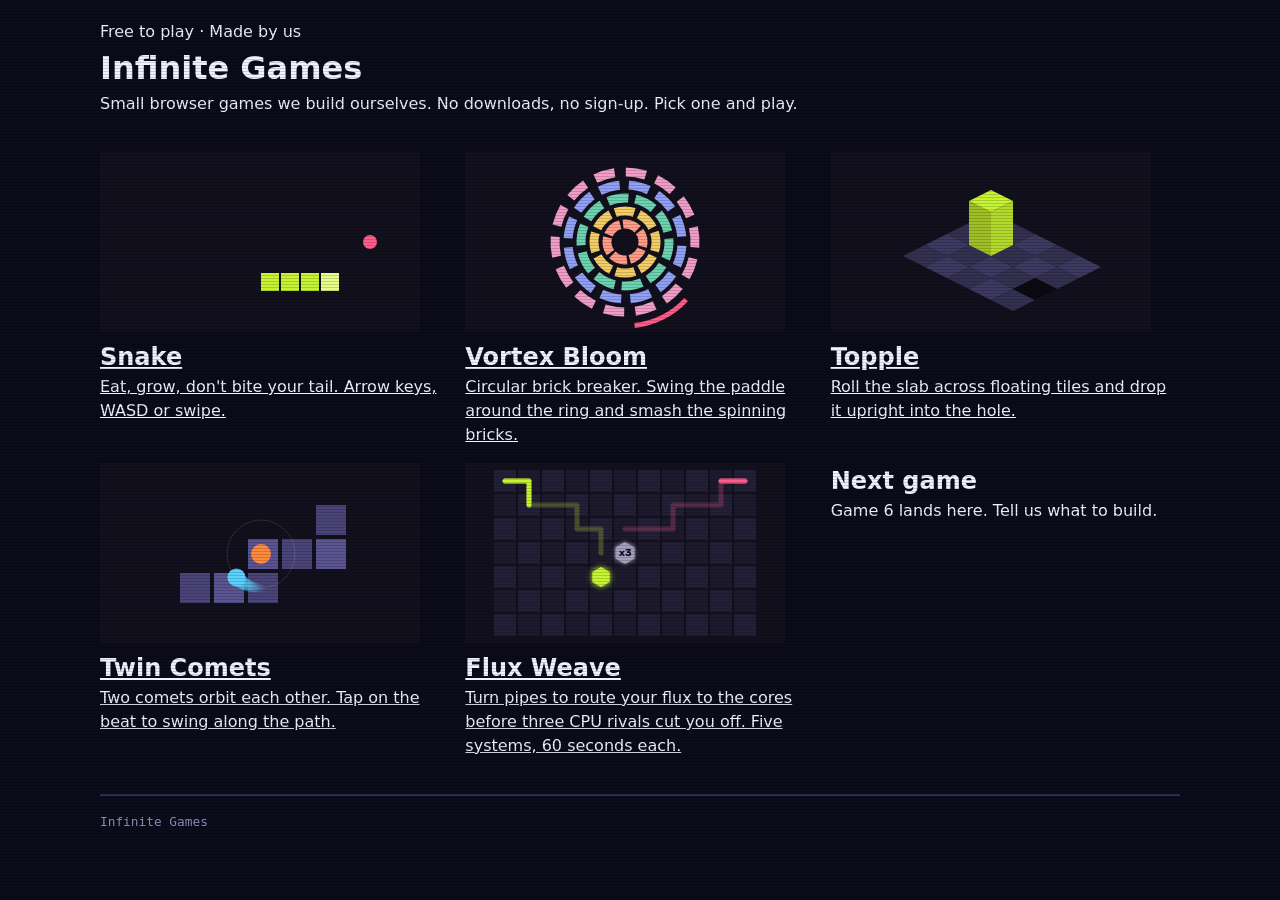
<file: index.html>
<!doctype html>
<html lang="en">
<head>
<meta charset="utf-8">
<meta name="viewport" content="width=device-width,initial-scale=1">
<title>Infinite Games</title>
<link rel="stylesheet" href="https://fonts.googleapis.com/css2?family=Bungee&family=Rubik:wght@400;500&display=swap">
<link rel="stylesheet" href="style.css">
</head>
<body>
<div class="wrap">
  <header>
    <span class="label">Free to play · Made by us</span>
    <h1>Infinite <span>Games</span></h1>
    <p>Small browser games we build ourselves. No downloads, no sign-up. Pick one and play.</p>
  </header>
  <main class="shelf">
    <a class="tile" href="games/snake/index.html">
      <canvas class="thumb" id="snakeThumb" width="320" height="180" aria-hidden="true"></canvas>
      <h2>Snake</h2>
      <p>Eat, grow, don't bite your tail. Arrow keys, WASD or swipe.</p>
    </a>
    <a class="tile" href="games/vortex-bloom/index.html">
      <canvas class="thumb" id="vortexThumb" width="320" height="180" aria-hidden="true"></canvas>
      <h2>Vortex Bloom</h2>
      <p>Circular brick breaker. Swing the paddle around the ring and smash the spinning bricks.</p>
    </a>
    <a class="tile" href="games/topple/index.html">
      <canvas class="thumb" id="toppleThumb" width="320" height="180" aria-hidden="true"></canvas>
      <h2>Topple</h2>
      <p>Roll the slab across floating tiles and drop it upright into the hole.</p>
    </a>
    <a class="tile" href="games/twin-comets/index.html">
      <canvas class="thumb" id="cometsThumb" width="320" height="180" aria-hidden="true"></canvas>
      <h2>Twin Comets</h2>
      <p>Two comets orbit each other. Tap on the beat to swing along the path.</p>
    </a>
    <a class="tile" href="games/flux-weave/index.html">
      <canvas class="thumb" id="fluxThumb" width="320" height="180" aria-hidden="true"></canvas>
      <h2>Flux Weave</h2>
      <p>Turn pipes to route your flux to the cores before three CPU rivals cut you off. Five systems, 60 seconds each.</p>
    </a>
    <div class="tile empty">
      <h2>Next game</h2>
      <p>Game 6 lands here. Tell us what to build.</p>
    </div>
  </main>
  <footer>Infinite Games</footer>
</div>
<script>
// Little attract-mode snake on the Snake tile.
(function(){const c=document.getElementById('snakeThumb'),x=c.getContext('2d'),S=20,W=16,H=9;
let s=[[3,4],[2,4],[1,4],[0,4]],t=0;const path=[[1,0]];
function step(){const h=s[0];let d=t%30<15?[1,0]:[0,0];
 const n=[(h[0]+1)%W,(Math.round(4+2*Math.sin(t/4)))];s.unshift(n);s.pop();t++;
 x.fillStyle='#12101c';x.fillRect(0,0,320,180);
 x.fillStyle='#ff5c8a';x.beginPath();x.arc(13*S+10,4*S+10,7,0,7);x.fill();
 s.forEach((p,i)=>{x.fillStyle=i?'#c6f432':'#e6ff8a';x.fillRect(p[0]*S+1,p[1]*S+1,S-2,S-2)})}
step();if(!matchMedia('(prefers-reduced-motion: reduce)').matches)setInterval(step,160)})();
// Spinning rings on the Vortex Bloom tile.
(function(){const c=document.getElementById('vortexThumb'),x=c.getContext('2d'),cols=['#ff9d88','#f3cd66','#6dd2b1','#919ff5','#f09dc7'];let t=0;
function draw(){x.fillStyle='#12101c';x.fillRect(0,0,320,180);x.save();x.translate(160,90);x.lineWidth=9;
 cols.forEach((col,i)=>{const r=18+i*13,n=6+i*2,rot=t*(i%2?-1:1)*(.4+i*.08);x.strokeStyle=col;
  for(let k=0;k<n;k++){const a=rot+k/n*Math.PI*2;x.beginPath();x.arc(0,0,r,a+.08,a+Math.PI*2/n-.08);x.stroke()}});
 x.strokeStyle='#ff5c8a';x.lineWidth=5;x.beginPath();x.arc(0,0,84,t*.9,t*.9+.7);x.stroke();x.restore();t+=.03}
draw();if(!matchMedia('(prefers-reduced-motion: reduce)').matches)setInterval(draw,40)})();
// Isometric tiles and an upright slab on the Topple tile.
(function(){const x=document.getElementById('toppleThumb').getContext('2d');
x.fillStyle='#12101c';x.fillRect(0,0,320,180);
const iso=(i,j,h)=>[160+(i-j)*22,60+(i+j)*11-h];
function top(i,j,h,c){const p=[iso(i,j,h),iso(i+1,j,h),iso(i+1,j+1,h),iso(i,j+1,h)];x.fillStyle=c;x.beginPath();p.forEach((q,k)=>k?x.lineTo(...q):x.moveTo(...q));x.closePath();x.fill()}
for(let i=0;i<5;i++)for(let j=0;j<4;j++){if(i===4&&j===2)continue;top(i,j,0,(i+j)%2?'#343050':'#3d3960')}
top(4,2,0,'#0b0a12');
const [a,b,c,d]=[iso(1,1,0),iso(2,1,0),iso(2,2,0),iso(1,2,0)],H=44;
x.fillStyle='#9fbf26';x.beginPath();x.moveTo(...d);x.lineTo(...c);x.lineTo(c[0],c[1]-H);x.lineTo(d[0],d[1]-H);x.fill();
x.fillStyle='#b3d92c';x.beginPath();x.moveTo(...c);x.lineTo(...b);x.lineTo(b[0],b[1]-H);x.lineTo(c[0],c[1]-H);x.fill();
top(1,1,H,'#c6f432');})();
// Tile path with one comet parked and the other orbiting it, on the Twin Comets tile.
(function(){const x=document.getElementById('cometsThumb').getContext('2d'),T=34,path=[[2,3],[3,3],[4,3],[4,2],[5,2],[6,2],[6,1]],R=T;let t=0,trail=[];
function draw(){x.fillStyle='#12101c';x.fillRect(0,0,320,180);
 path.forEach(([i,j],k)=>{x.fillStyle=k%2?'#5a5490':'#4a4478';x.fillRect(i*T+12,j*T+8,T-4,T-4)});
 const cx=4*T+10+T/2-2,cy=2*T+6+T/2,a=t;const bx=cx+Math.cos(a)*R,by=cy+Math.sin(a)*R;
 trail.push([bx,by]);if(trail.length>14)trail.shift();
 trail.forEach(([px,py],i)=>{x.globalAlpha=i/trail.length*.5;x.fillStyle='#5ad1ff';x.beginPath();x.arc(px,py,4+i/trail.length*4,0,7);x.fill()});x.globalAlpha=1;
 x.strokeStyle='rgba(255,255,255,.12)';x.beginPath();x.arc(cx,cy,R,0,7);x.stroke();
 x.fillStyle='#ff8a3d';x.beginPath();x.arc(cx,cy,10,0,7);x.fill();
 x.fillStyle='#5ad1ff';x.beginPath();x.arc(bx,by,9,0,7);x.fill();t+=.07}
draw();if(!matchMedia('(prefers-reduced-motion: reduce)').matches)setInterval(draw,33)})();
// Pipe grid with lime and pink flux racing to hexagon cores, on the Flux Weave tile.
(function(){const x=document.getElementById('fluxThumb').getContext('2d'),G=24,ox=28,oy=6,C=11,R=7;let t=0;
const P=(i,j)=>[ox+i*G+G/2,oy+j*G+G/2];
const lime=[[0,0],[1,0],[1,1],[2,1],[3,1],[3,2],[4,2],[4,3]],pink=[[10,0],[9,0],[9,1],[8,1],[7,1],[7,2],[6,2],[5,2]];
function hex(cx,cy,r,col,glow){x.save();x.shadowColor=col;x.shadowBlur=glow;x.fillStyle=col;x.beginPath();for(let k=0;k<6;k++){const a=Math.PI/3*k+Math.PI/6;x.lineTo(cx+Math.cos(a)*r,cy+Math.sin(a)*r)}x.closePath();x.fill();x.restore()}
function pipe(path,col,n){x.strokeStyle=col;x.lineWidth=5;x.lineCap='round';x.lineJoin='round';x.beginPath();path.slice(0,n).forEach((q,k)=>{const [a,b]=P(...q);k?x.lineTo(a,b):x.moveTo(a,b)});x.stroke()}
function draw(){x.fillStyle='#12101c';x.fillRect(0,0,320,180);
 for(let i=0;i<C;i++)for(let j=0;j<R;j++){x.fillStyle=(i+j)%2?'#1d1a2e':'#221f36';x.fillRect(ox+i*G+1,oy+j*G+1,G-2,G-2)}
 x.globalAlpha=.25;pipe(lime,'#c6f432',99);pipe(pink,'#ff5c8a',99);x.globalAlpha=1;
 const n=2+Math.floor(t)%(lime.length);pipe(lime,'#c6f432',n);pipe(pink,'#ff5c8a',Math.max(1,n-1));
 hex(...P(4,4),10,'#c6f432',n>=lime.length?18:6);hex(...P(5,3),11,'#a39fbe',4);
 x.fillStyle='#12101c';x.font='bold 10px Rubik,system-ui,sans-serif';x.textAlign='center';x.textBaseline='middle';x.fillText('x3',...P(5,3));t+=.12}
draw();if(!matchMedia('(prefers-reduced-motion: reduce)').matches)setInterval(draw,90)})();
</script>
</body>
</html>
</file>
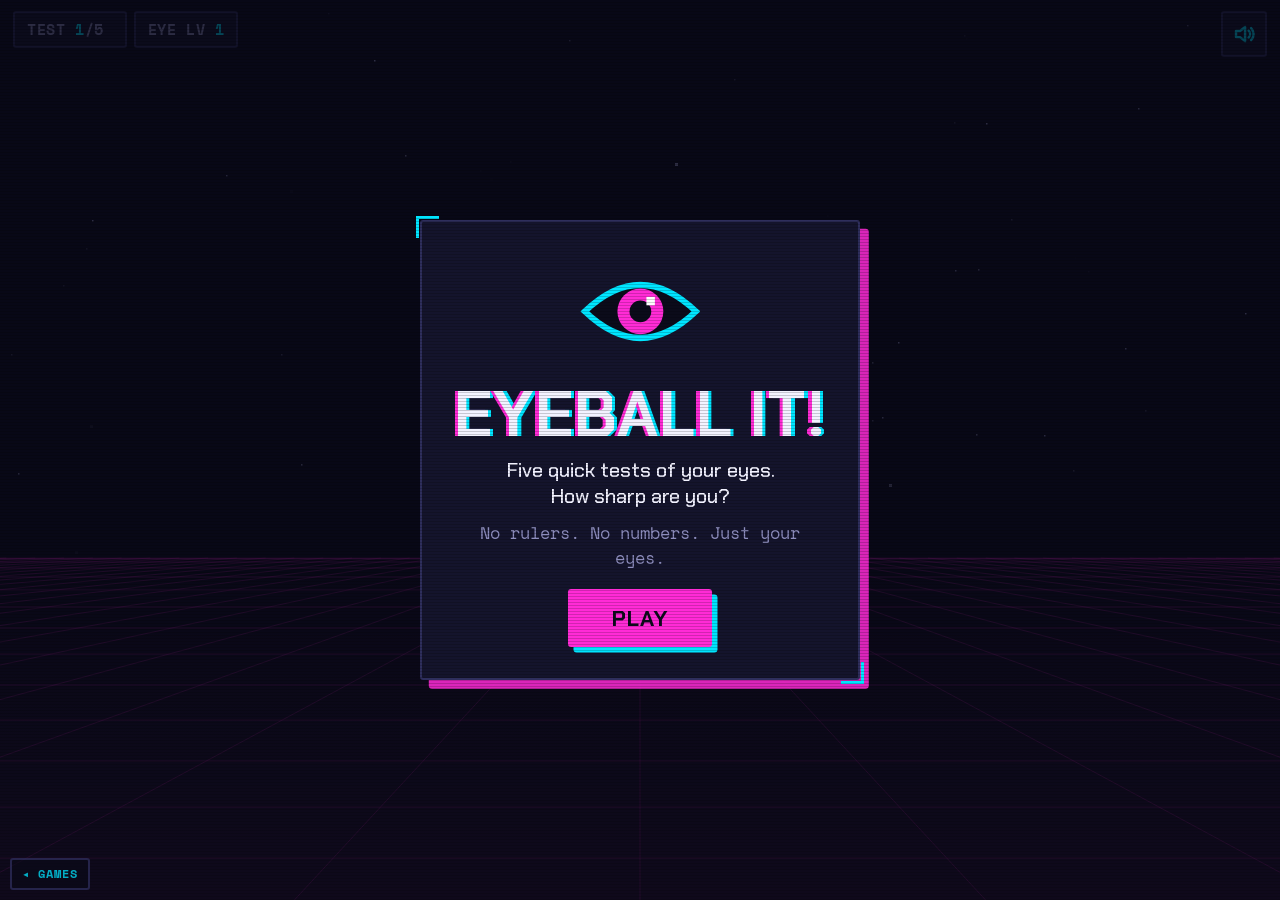
<file: games/eyeball-it/index.html>
<!doctype html>
<html lang="en">
<head>
<script src="../site-glue.js" data-game="eyeball-it"></script>
<meta charset="utf-8">
<meta name="viewport" content="width=device-width,initial-scale=1,user-scalable=no,viewport-fit=cover">
<title>Eyeball It!: perception test game | Infinite Games</title><meta name="description" content="Five quick tests of how well your eyes judge angles, colors, counts and sizes. No rulers, just your eyes. Free to play in your browser."><link rel="canonical" href="https://grantdilli.github.io/games/eyeball-it/">
<link rel="stylesheet" href="fonts/fonts.css">
<style>
  /* Neon retro: dark ground, flat neon colors, hard edges, hard offset shadows, a pinch of scanline grit. */
  :root{--bg:#0b0b1a;--panel:#14142c;--line:#2e2e5c;--text:#f2f2ff;--muted:#8d8dbd;
    --pink:#ff2bd6;--cyan:#00e5ff;--lime:#c6ff3d;--green:#39ff8a;--yellow:#ffe14d;--orange:#ff7a1a;--violet:#a06bff;
    --accent:var(--pink);--good:var(--green);
    --display:"Chakra Petch",system-ui,sans-serif;--mono:"Space Mono",ui-monospace,monospace;color-scheme:dark}
  *{box-sizing:border-box}
  html,body{margin:0;height:100%;overflow:hidden;overscroll-behavior:none;background:var(--bg);color:var(--text);font-family:var(--display);
    -webkit-user-select:none;user-select:none;-webkit-touch-callout:none;-webkit-tap-highlight-color:transparent}
  body::after{content:"";position:fixed;inset:0;pointer-events:none;z-index:50;
    background:repeating-linear-gradient(0deg,rgba(0,0,0,.18) 0 1px,transparent 1px 3px);mix-blend-mode:multiply}
  canvas{position:fixed;inset:0;width:100%;height:100%;display:block;touch-action:none}
  .sr{position:absolute;width:1px;height:1px;overflow:hidden;clip:rect(0 0 0 0)}
  .hud{position:fixed;top:0;left:0;right:0;display:flex;justify-content:space-between;align-items:flex-start;gap:8px;pointer-events:none;
    padding:max(10px,env(safe-area-inset-top)) max(12px,env(safe-area-inset-right)) 0 max(12px,env(safe-area-inset-left))}
  .chips{display:flex;flex-wrap:wrap;gap:6px;min-width:0}
  .chip{background:var(--panel);color:var(--muted);font:700 .86rem var(--mono);text-transform:uppercase;letter-spacing:.04em;border:2px solid var(--line);border-radius:3px;padding:5px 11px;white-space:nowrap;font-variant-numeric:tabular-nums}
  .chip b{color:var(--cyan);font-weight:700}
  .pips{display:inline-flex;gap:3px;vertical-align:middle;margin-left:8px}
  .pips i{width:9px;height:9px;background:var(--line);display:block}
  .pips i.on{background:var(--pink);box-shadow:0 0 8px var(--pink)}.pips i.done{background:var(--cyan)}
  .icons{display:flex;gap:8px;flex:none}
  .hud button{pointer-events:auto}
  button{font:700 1.05rem var(--display);text-transform:uppercase;letter-spacing:.06em;border:0;cursor:pointer;border-radius:3px;transition:transform .06s,box-shadow .06s,opacity .2s;color:inherit}
  button.icon{width:42px;height:42px;padding:0;display:grid;place-items:center;background:var(--panel);color:var(--cyan);border:2px solid var(--line)}
  button.icon:active{transform:translate(2px,2px)}
  button.icon svg{width:22px;height:22px}
  .prompt{position:fixed;left:50%;transform:translateX(-50%);top:calc(max(10px,env(safe-area-inset-top)) + 54px);width:max-content;max-width:calc(100% - 24px);margin:0;
    background:var(--panel);border:2px solid var(--line);border-left:4px solid var(--cyan);border-radius:3px;padding:8px 18px;font:500 clamp(1.05rem,4.2vw,1.3rem)/1.25 var(--display);text-align:center;pointer-events:none;transition:opacity .25s}
  .prompt b{color:var(--yellow)}
  .prompt:empty{opacity:0}
  .prompt .tag{display:inline-block;font:700 .7em var(--mono);text-transform:uppercase;letter-spacing:.06em;color:var(--bg);border-radius:2px;padding:2px 8px;margin-right:10px;vertical-align:2px}
  .prompt.pop{animation:nudge .22s steps(3,end)}
  @keyframes nudge{from{transform:translateX(calc(-50% - 6px))}to{transform:translateX(-50%)}}
  .go{position:fixed;left:50%;bottom:max(14px,env(safe-area-inset-bottom));transform:translateX(-50%);background:var(--pink);color:var(--bg);padding:13px 36px;font-size:1.25rem;box-shadow:5px 5px 0 var(--cyan);min-width:180px}
  .go:active{transform:translateX(-50%) translate(4px,4px);box-shadow:1px 1px 0 var(--cyan)}
  .go[disabled]{opacity:.32;cursor:default;transform:translateX(-50%);box-shadow:5px 5px 0 var(--line)}
  .go.next{background:var(--cyan);box-shadow:5px 5px 0 var(--pink)}
  .go.next:active{box-shadow:1px 1px 0 var(--pink)}
  .go[hidden]{display:none}
  .badge{position:fixed;display:grid;place-items:center;width:96px;height:96px;background:var(--bg);border:3px solid currentColor;box-shadow:5px 5px 0 currentColor;
    transform:rotate(-8deg) scale(0);transition:transform .25s steps(4,end);pointer-events:none;text-align:center;line-height:1;color:var(--cyan)}
  .badge.on{transform:rotate(-8deg) scale(1)}
  .badge b{font:700 2.4rem var(--mono);display:block}
  .badge span{font:700 .78rem var(--display);text-transform:uppercase;letter-spacing:.05em;display:block;margin-top:4px}
  .msg{position:fixed;inset:0;display:grid;place-content:safe center;justify-items:center;gap:12px;padding:16px;text-align:center;
    background:rgba(8,8,22,.72);opacity:0;pointer-events:none;transition:opacity .2s;overflow:auto}
  .msg.on{opacity:1;pointer-events:auto}
  .msg h2{margin:0;font-family:var(--display);font-weight:700;color:var(--text);text-transform:uppercase;letter-spacing:.02em;font-size:clamp(2.4rem,10vw,3.6rem);line-height:1;
    text-shadow:-3px 0 var(--pink),3px 0 var(--cyan)}
  .msg p{margin:0;color:var(--muted);font:400 .95rem var(--mono)}
  .msg .big{font:500 1.15rem var(--display);color:var(--text)}
  .msg button.cta{background:var(--pink);color:var(--bg);padding:13px 40px;font-size:1.25rem;box-shadow:5px 5px 0 var(--cyan);margin-top:8px}
  .msg button.cta:active{transform:translate(4px,4px);box-shadow:1px 1px 0 var(--cyan)}
  .msg.on .card{animation:pop .2s steps(3,end)}
  .card{position:relative;display:grid;gap:10px;justify-items:center;background:var(--panel);border:2px solid var(--line);border-radius:3px;padding:26px 28px 28px;width:min(400px,calc(100vw - 32px));box-shadow:8px 8px 0 rgba(255,43,214,.85)}
  .card::before,.card::after{content:"";position:absolute;width:18px;height:18px;border:3px solid var(--cyan)}
  .card::before{top:-6px;left:-6px;border-right:0;border-bottom:0}.card::after{bottom:-6px;right:-6px;border-left:0;border-top:0}
  .eye{width:110px;height:110px}
  .grade{width:96px;height:96px;display:grid;place-items:center;font:700 3.6rem var(--display);color:var(--bg);border-radius:3px;box-shadow:5px 5px 0 var(--text)}
  .rows{width:100%;display:grid;gap:7px;margin:4px 0}
  .row{display:grid;grid-template-columns:72px 1fr 34px;align-items:center;gap:8px;font:700 .9rem var(--mono)}
  .row .nm{text-align:left;font:500 .95rem var(--display);text-transform:uppercase;letter-spacing:.03em}
  .row .bar,.lvl .bar{height:12px;background:#0b0b1a;border:1px solid var(--line);overflow:hidden}
  .row .bar i,.lvl .bar i{display:block;height:100%;width:0;transition:width .7s steps(12,end);
    -webkit-mask:repeating-linear-gradient(90deg,#000 0 7px,transparent 7px 9px);mask:repeating-linear-gradient(90deg,#000 0 7px,transparent 7px 9px)}
  .row .v{text-align:right;font-variant-numeric:tabular-nums}
  .lvl{width:100%;text-align:left;font:500 .95rem var(--display);text-transform:uppercase;letter-spacing:.03em}
  .lvl .bar{height:14px;margin-top:5px}
  .lvl .bar i{background:linear-gradient(90deg,var(--cyan),var(--violet),var(--pink))}
  .unlock{border:2px dashed var(--yellow);color:var(--yellow)!important;padding:6px 14px;font-weight:700!important}
  .unlock:empty{display:none}
  .hud,.prompt,.go,.msg .card,.badge{zoom:var(--k,1)}
  .sa,.sb{display:grid;gap:10px;justify-items:center;width:100%}
  @media (max-height:560px) and (min-aspect-ratio:5/4){
    .prompt{top:max(10px,env(safe-area-inset-top));max-width:calc(100% - 480px);font-size:1rem;padding:6px 16px}
    .go{left:auto;right:max(16px,env(safe-area-inset-right));bottom:max(16px,env(safe-area-inset-bottom));transform:none;min-width:0;padding:12px 26px}
    .go:active{transform:translate(4px,4px)}.go[disabled]{transform:none}
    .msg .card.sum{grid-template-columns:auto 1fr;width:min(680px,calc(100vw - 32px));align-items:center;gap:6px 24px}
    .msg .card.sum .big{font-size:1rem}
  }
  @keyframes pop{from{transform:translate(-6px,6px);opacity:0}to{transform:none;opacity:1}}
  @media (max-width:520px){.chip{padding:4px 9px;font-size:.78rem}.chip .nm{display:none}button.icon{width:38px;height:38px}.badge{width:80px;height:80px}.badge b{font-size:2rem}}
  @media (max-height:560px){.card{padding:14px 22px 18px;gap:6px}.grade{width:72px;height:72px;font-size:2.6rem}.eye{width:76px;height:76px}}
  @media (prefers-reduced-motion:reduce){.msg.on .card,.prompt.pop{animation:none}}
</style>
</head>
<body>
<canvas id="c" aria-label="Perception test"></canvas>
<header class="hud">
  <h1 class="sr">Eyeball It!</h1>
  <div class="chips"><span class="chip" id="prog">Test <b id="tn">1</b>/5<span class="pips" id="pips"></span></span><span class="chip">Eye Lv <b id="lv">1</b></span></div>
  <div class="icons"><button class="icon" id="snd" aria-label="Sound (M)" title="Sound (M)"></button></div>
</header>
<p class="prompt" id="prompt" aria-live="polite"></p>
<div class="badge" id="badge"><div><b id="bs">0</b><span id="bw"></span></div></div>
<button class="go" id="go" hidden>Lock in</button>
<div class="msg" id="msg"><div class="card" id="mcard"></div></div>
<script type="text/plain" data-pg-game>
const cv=document.getElementById('c'),ctx=cv.getContext('2d'),$=id=>document.getElementById(id);
const TAU=Math.PI*2,R=Math.random;
const ri=(a,b)=>a+Math.floor(R()*(b-a+1)),pick=a=>a[R()*a.length|0],clamp=(v,a,b)=>Math.max(a,Math.min(b,v));
const ease=t=>1-Math.pow(1-t,3);
// Score from error: 100 when exact, 50 at the half-score error k, and a long gentle tail.
const lin=(err,k)=>Math.round(100/(1+(err/k)**2));
const PAL=['#ff2bd6','#ffe14d','#39ff8a','#00e5ff','#a06bff','#ff7a1a','#c6ff3d','#ff5c8a'];

// ---- tests ----
// Each test draws in card units: (0,0) is the card's top-left, (1,1) its bottom-right.
const TESTS={
  count:{name:'Count',col:'#ff2bd6',make:mkCount},
  angle:{name:'Angle',col:'#00e5ff',make:mkAngle},
  split:{name:'Split',col:'#c6ff3d',make:mkSplit},
  catch:{name:'Catch',col:'#ff7a1a',make:mkCatch},
  color:{name:'Color',col:'#a06bff',make:mkColor},
  beat:{name:'Beat',col:'#ff5c8a',make:mkBeat},
  size:{name:'Size',col:'#ffe14d',make:mkSize},
  center:{name:'Center',col:'#00e5ff',make:mkCenter},
  length:{name:'Length',col:'#7dff4d',make:mkLength},
  line:{name:'Line Up',col:'#ff2bd6',make:mkLine},
};
const ORDER=['count','angle','split','catch','color','beat','size','center','length','line'];

let g=ctx,S=300; // g draws in card units
function lw(px){return px/S}
// Neon glow: bright flat colors get a soft halo, dark ones stay crisp.
const GL={};function glow(c){if(typeof c!=='string'||c[0]!=='#'){g.shadowBlur=0;return}
  let v=GL[c];if(v==null){const n=parseInt(c.length===4?c.slice(1).replace(/./g,'$&$&'):c.slice(1,7),16);const r=n>>16&255,gg=n>>8&255,b=n&255;v=GL[c]=Math.max(r,gg,b)>200&&Math.max(r,gg,b)-Math.min(r,gg,b)>90}
  if(v){g.shadowColor=c;g.shadowBlur=GLOW}else g.shadowBlur=0}
let GLOW=10;
function circ(x,y,r,fill,stroke,w){g.beginPath();g.arc(x,y,Math.max(0,r),0,TAU);if(fill){glow(fill);g.fillStyle=fill;g.fill()}if(stroke){glow(stroke);g.strokeStyle=stroke;g.lineWidth=w||lw(3);g.stroke()}g.shadowBlur=0}
function seg(x1,y1,x2,y2,col,w,dash){g.beginPath();g.moveTo(x1,y1);g.lineTo(x2,y2);glow(col);g.strokeStyle=col;g.lineWidth=w;g.lineCap='butt';g.setLineDash(dash?[dash,dash*.8]:[]);g.stroke();g.setLineDash([]);g.shadowBlur=0}
function txt(s,x,y,size,col,weight,align){g.save();g.scale(1/S,1/S);g.font=`${weight||700} ${Math.round(size*S)}px "Chakra Petch",sans-serif`;g.fillStyle=col||'#f2f2ff';g.textAlign=align||'center';g.textBaseline='middle';g.fillText(s,x*S,y*S);g.restore()}
function rr(x,y,w,h,r){g.beginPath();g.moveTo(x+r,y);g.arcTo(x+w,y,x+w,y+h,r);g.arcTo(x+w,y+h,x,y+h,r);g.arcTo(x,y+h,x,y,r);g.arcTo(x,y,x+w,y,r);g.closePath()}
function cloud(x0,x1,y0,y1,col){const w=x1-x0,h=y1-y0;g.fillStyle=col;g.fillRect(x0,y0,w,h);
  g.save();g.beginPath();g.rect(x0,y0,w,h);g.clip();g.strokeStyle='#2e2e5c';g.lineWidth=lw(3);g.beginPath();
  for(let k=-h;k<w;k+=.035){g.moveTo(x0+k,y0);g.lineTo(x0+k+h,y1)}g.stroke();g.restore();g.strokeStyle='#4a4a80';g.lineWidth=lw(3);g.strokeRect(x0,y0,w,h)}
// 3-2-1 before anything is shown, so the player knows exactly when to look.
function countdown(t,T0,label){const step=T0/3,i=Math.min(2,Math.floor(t/step)),k=ease(clamp((t-i*step)/(step*.5),0,1));
  circ(.5,.46,(.13+.03*(1-k))*(.6+.4*k),'#20204a');txt(String(3-i),.5,.465,.13*(.6+.4*k),'#a06bff',700);txt(label,.5,.68,.055,'#8d8dbd',700)}
// The switch from watching to playing: a pop-up "Your turn!" and a new prompt.
function turn(o,t,msg){o.turnAt=t;setPrompt(msg);sfx.turn()}
function drawTurn(o,t){if(o.turnAt==null||o.rev)return;const k=t-o.turnAt;if(k>1.1)return;
  const a=k<.8?1:1-(k-.8)/.3,sc=.6+.4*ease(clamp(k/.25,0,1))+(k<.35?.06*Math.sin(k/.35*Math.PI):0);
  g.save();g.globalAlpha=Math.max(0,a);g.translate(.5,.18);g.scale(sc,sc);g.rotate(-.05);
  g.fillStyle='#00e5ff';g.fillRect(-.235,-.055,.48,.13);g.fillStyle='#ff2bd6';g.fillRect(-.245,-.065,.48,.13);txt('YOUR TURN!',-.005,-.002,.06,'#0b0b1a',700);g.restore()}

// Slider: horizontal, value null until touched.
function Slider(o){return Object.assign({x0:.16,x1:.84,y:.86,v:null,min:0,max:1,step:0,drag:false,rainbow:false,col:'#ff2bd6'},o)}
function slSet(sl,p){let f=clamp((p.x-sl.x0)/(sl.x1-sl.x0),0,1),v=sl.min+f*(sl.max-sl.min);if(sl.step)v=Math.round(v/sl.step)*sl.step;sl.v=v}
function slDown(sl,p){if(Math.abs(p.y-sl.y)<.1&&p.x>sl.x0-.06&&p.x<sl.x1+.06){sl.drag=true;slSet(sl,p);return true}return false}
function slDraw(sl){const y=sl.y,w=lw(14);
  if(sl.rainbow){const gr=g.createLinearGradient(sl.x0,0,sl.x1,0);for(let i=0;i<=12;i++)gr.addColorStop(i/12,`hsl(${i*30},95%,60%)`);seg(sl.x0,y,sl.x1,y,gr,w*1.6)}
  else{seg(sl.x0,y,sl.x1,y,'#262650',w);if(sl.v!=null)seg(sl.x0,y,sl.x0+(sl.x1-sl.x0)*(sl.v-sl.min)/(sl.max-sl.min),y,sl.col,w)}
  const f=sl.v==null?.5:(sl.v-sl.min)/(sl.max-sl.min),x=sl.x0+(sl.x1-sl.x0)*f;
  circ(x,y+lw(3),lw(19),'rgba(0,0,0,.45)');circ(x,y,lw(19),'#0b0b1a',sl.v==null?'#4a4a80':(sl.rainbow?'#f2f2ff':sl.col),lw(4));
  if(sl.v==null){const a=.5+.5*Math.sin(now*5);txt('drag',x,y-lw(36),.04,`rgba(141,141,189,${.5+a*.5})`,700)}}

function mkCount(d){
  const lo=Math.round(5+d*11),hi=Math.round(11+d*32),n=ri(lo,hi),dots=[];let tries=0;
  while(dots.length<n&&tries<8000){tries++;const a=R()*TAU,q=Math.sqrt(R())*.38,r=(.016+R()*.016)*(1.15-d*.3),x=.5+Math.cos(a)*q,y=.42+Math.sin(a)*q*.86;
    if(dots.every(o=>Math.hypot(o.x-x,o.y-y)>o.r+r+.014))dots.push({x,y,r,c:pick(PAL)})}
  const N=dots.length,flash=1.6-d*.7,T0=1.5,max=Math.max(30,Math.ceil(N*1.7/10)*10);
  const sl=Slider({min:0,max,step:1,col:'#ff2bd6'});
  return{lock:true,T0,prompt:'Count the dots! They vanish fast…',
    update(t){if(t>=T0&&!this.s){this.s=1;sfx.flash()}if(t>=T0+flash+.3&&!this.ask){this.ask=1;this.ready=false;turn(this,t,'How many dots were there?')}this.ready=sl.v!=null},
    draw(t){if(t<T0){countdown(t,T0,'Get ready to count');return}
      const gone=this.rev?1:clamp((t-T0-flash)/.25,0,1),pop=clamp((t-T0)/.12,0,1);
      if(gone<1||this.rev){g.globalAlpha=this.rev?.55:1;const k=this.rev?1:pop*(1-ease(gone));dots.forEach(o=>circ(o.x,o.y,o.r*k,o.c));g.globalAlpha=1}
      if(this.ask){
        if(!this.rev){txt(sl.v==null?'?':String(sl.v),.5,.42,.2,'#f2f2ff',700)}
        else{g.save();g.scale(1/S,1/S);g.font=`700 ${Math.round(.2*S)}px "Chakra Petch",sans-serif`;g.textAlign='center';g.textBaseline='middle';g.lineWidth=10;g.strokeStyle='#14142c';g.lineJoin='round';g.strokeText(String(N),.5*S,.42*S);g.restore();txt(String(N),.5,.42,.2,'#39ff8a',700)}
        slDraw(sl);
        [[.06,'−',-1],[.94,'+',1]].forEach(([x,s])=>{circ(x,sl.y,.045,'#20204a');txt(s,x,sl.y+.003,.06,'#8d8dbd',700)})}},
    down(p,t){if(!this.ask)return;
      if(Math.hypot(p.x-.06,p.y-sl.y)<.06||Math.hypot(p.x-.94,p.y-sl.y)<.06){sl.v=clamp((sl.v==null?Math.round(max/2):sl.v)+(p.x<.5?-1:1),0,max);sfx.tick();return}
      if(slDown(sl,p))sfx.tick()},
    move(p){if(sl.drag){const o=sl.v;slSet(sl,p);if(o!==sl.v)sfx.tick()}},up(){sl.drag=false},
    key(k){if(!this.ask)return;if(k==='ArrowRight'||k==='ArrowUp')sl.v=clamp((sl.v??Math.round(max/2))+1,0,max);if(k==='ArrowLeft'||k==='ArrowDown')sl.v=clamp((sl.v??Math.round(max/2))-1,0,max)},
    score(){const e=Math.abs(sl.v-N)/N;return{s:lin(e,.18),txt:`There were ${N}. You said ${sl.v}.`}}};
}

function mkAngle(d){
  const hiA=Math.round(165+d*175),A=ri(3,Math.floor(hiA/5))*5,cx=.5,cy=A>180?.5:.62,L=.36;
  let a=null,drag=false;
  const ang=p=>{let v=Math.atan2(-(p.y-cy),p.x-cx)*180/Math.PI;if(v<0)v+=360;return v};
  return{lock:true,prompt:`Make a <b>${A}°</b> angle`,
    update(){this.ready=a!=null},
    draw(){const cur=a??0,rad=cur*Math.PI/180;
      if(a!=null){g.beginPath();g.moveTo(cx,cy);g.arc(cx,cy,L*.55,0,-rad,true);g.closePath();g.fillStyle='rgba(0,229,255,.18)';g.fill()}
      if(this.rev){const tr=A*Math.PI/180;seg(cx,cy,cx+Math.cos(tr)*L,cy-Math.sin(tr)*L,'#39ff8a',lw(10),lw(10))}
      seg(cx,cy,cx+L,cy,'#f2f2ff',lw(12));
      seg(cx,cy,cx+Math.cos(rad)*L,cy-Math.sin(rad)*L,'#00e5ff',lw(12));
      circ(cx,cy,lw(10),'#f2f2ff');
      const hx=cx+Math.cos(rad)*L,hy=cy-Math.sin(rad)*L;circ(hx,hy,lw(20),'#0b0b1a','#00e5ff',lw(5));
      if(a==null){txt('drag the blue arm',.5,.12,.045,'#8d8dbd',700)}},
    down(p){drag=true;a=ang(p);sfx.tick()},move(p){if(drag){const o=Math.round(a/3);a=ang(p);if(Math.round(a/3)!==o)sfx.click()}},up(){drag=false},
    key(k){if(k==='ArrowLeft'||k==='ArrowUp')a=((a??0)+1)%360;if(k==='ArrowRight'||k==='ArrowDown')a=((a??0)+359)%360},
    score(){let e=Math.abs(a-A);e=Math.min(e,360-e);return{s:lin(e,12),txt:`Target ${A}°. Yours was ${Math.round(a)}°.`}}};
}

function mkSplit(d){
  const qMax=4+Math.round(d*5);let p,q;do{q=ri(3,qMax);p=ri(1,q-1)}while(gcd(p,q)!==1);
  const left=R()<.5,x0=.08,x1=.92,y=.5,tf=p/q;let f=null,drag=false;
  return{lock:true,prompt:`Tap <b>${p}/${q}</b> of the way from the <b>${left?'left':'right'}</b>`,
    update(){this.ready=f!=null},
    draw(){seg(x0,y,x1,y,'#262650',lw(22));
      const sx=left?x0:x1;circ(sx,y,lw(18),'#c6ff3d');txt('start',sx,y+.08,.04,'#39ff8a',700);circ(left?x1:x0,y,lw(10),'#4a4a80');
      if(f!=null){const x=x0+(x1-x0)*f;seg(x,y-.09,x,y+.09,'#f2f2ff',lw(7));circ(x,y-.09,lw(9),'#f2f2ff')}
      if(this.rev){const fx=left?tf:1-tf,x=x0+(x1-x0)*fx;seg(x,y-.13,x,y+.13,'#39ff8a',lw(6),lw(7));txt(`${p}/${q}`,x,y-.18,.05,'#39ff8a',700)}},
    down(pt){drag=true;f=clamp((pt.x-x0)/(x1-x0),0,1);sfx.tick()},move(pt){if(drag)f=clamp((pt.x-x0)/(x1-x0),0,1)},up(){drag=false},
    key(k){if(k==='ArrowRight')f=clamp((f??.5)+.005,0,1);if(k==='ArrowLeft')f=clamp((f??.5)-.005,0,1)},
    score(){const u=left?f:1-f,e=Math.abs(u-tf);return{s:lin(e,.045),txt:`You were ${Math.round(e*100)}% of the bar off.`}}};
}
function gcd(a,b){return b?gcd(b,a%b):a}

function mkCatch(d){
  const T0=1.5,x0=.08,xf=.84,y=.56,dur=2.3+R()*1.2,v=(xf-x0)/dur,c0=.62+R()*.06-d*.26,arrive=T0+dur;let tap=null;
  const bx=t=>x0+v*Math.max(0,t-T0);
  return{lock:false,T0,prompt:'Tap when the hidden ball reaches the flag',
    update(t){if(!this.done&&t>arrive+1.4){this.done=1;tap=null;lockIn()}},
    draw(t){seg(.04,y+.06,.96,y+.06,'#262650',lw(10));
      if(t<T0){const i=Math.min(2,Math.floor(t/(T0/3)));txt(String(3-i),.5,.2,.1,'#a06bff',700)}else if(t<T0+.6){g.globalAlpha=1-(t-T0)/.6;txt('Go!',.5,.2,.1,'#ff2bd6',700);g.globalAlpha=1}
      const x=bx(tap??t);circ(x,y,.045,'#ff7a1a');circ(x-.014,y-.014,.013,'rgba(255,255,255,.7)');
      cloud(c0,1.02,.3,.78,'#1c1c40');
      seg(xf,y+.06,xf,y-.2,'#f2f2ff',lw(7));g.beginPath();g.moveTo(xf,y-.2);g.lineTo(xf+.1,y-.165);g.lineTo(xf,y-.13);g.closePath();g.fillStyle='#ff2bd6';g.fill();
      if(this.rev){g.globalAlpha=.85;circ(tap==null?bx(arrive+1.4):bx(tap),y,.045,'#ff7a1a','#f2f2ff',lw(3));g.globalAlpha=1;circ(xf,y,.045,null,'#39ff8a',lw(4))}},
    down(p,t){if(t<T0+.2||this.done)return;this.done=1;tap=t;sfx.tap();lockIn()},
    key(k,t){if(k===' ')this.down(null,t)},
    score(){if(tap==null)return{s:0,txt:'Too slow! The ball got away.'};const e=tap-arrive;
      return{s:lin(Math.abs(e),.2),txt:Math.abs(e)<.02?'Right on the flag!':`${Math.abs(e).toFixed(2)}s ${e<0?'early':'late'}.`}}};
}

function mkColor(d){
  const H=ri(0,359),T0=1.5,show=2.2-d*.8,sl=Slider({min:0,max:359,step:1,rainbow:true,y:.84});
  const hsl=h=>`hsl(${h},95%,60%)`;
  return{lock:true,T0,prompt:'Remember this color…',
    update(t){if(t>=T0+show+.3&&!this.ask){this.ask=1;turn(this,t,'Now find that color again!')}this.ready=sl.v!=null},
    draw(t){if(t<T0){countdown(t,T0,'Remember the color');return}
      if(!this.ask){const k=ease(clamp((t-T0)/.2,0,1))*(1-ease(clamp((t-T0-show)/.3,0,1)));circ(.5,.44,.26*k,hsl(H));return}
      if(this.rev){g.beginPath();g.moveTo(.5,.44);g.arc(.5,.44,.26,Math.PI/2,Math.PI*1.5);g.fillStyle=hsl(H);g.fill();
        g.beginPath();g.moveTo(.5,.44);g.arc(.5,.44,.26,-Math.PI/2,Math.PI/2);g.fillStyle=hsl(sl.v);g.fill();
        txt('target',.36,.44,.042,'#0b0b1a',700);txt('yours',.64,.44,.042,'#0b0b1a',700)}
      else circ(.5,.44,.26,sl.v==null?'#20204a':hsl(sl.v));
      slDraw(sl)},
    down(p){if(this.ask&&slDown(sl,p))sfx.tick()},move(p){if(sl.drag)slSet(sl,p)},up(){sl.drag=false},
    key(k){if(!this.ask)return;if(k==='ArrowRight')sl.v=((sl.v??180)+2)%360;if(k==='ArrowLeft')sl.v=((sl.v??180)+358)%360},
    score(){let e=Math.abs(sl.v-H);e=Math.min(e,360-e);return{s:lin(e,22),txt:e<4?'Spot on!':`${Math.round(e)}° around the color wheel off.`}}};
}

function mkBeat(d){
  const near=tt=>{const k=(tt-T0)/I;return Math.min(1,Math.abs(k-Math.round(k)))};
  const I=.66-d*.18+(R()-.5)*.08,T0=.9,taps=[],guide=[0,1,2,3].map(k=>T0+k*I),exp=[...Array(8)].map((_,i)=>T0+(4+i)*I);let pulse=0,gi=0,ring=[];
  const goT=guide[3]+.12,assist=d<.5?2:0;let fb=[];
  return{lock:false,prompt:'Listen and watch the beat…',
    update(t,dt){pulse=Math.max(0,pulse-dt*4);while(gi<4&&t>=guide[gi]){gi++;pulse=1;sfx.beat(gi===4)}
      if(t>=guide[3]&&!this.go){this.go=1;turn(this,t,'Keep the beat going! Tap <b>8</b> times')}
      while(gi>=4&&gi<4+assist&&t>=exp[gi-4]){gi++;pulse=.45}
      if(!this.done&&t>exp[7]+1.6){this.done=1;lockIn()}ring.forEach(r=>r.k+=dt*2.5);ring=ring.filter(r=>r.k<1)},
    draw(t){const r=.17+pulse*.05;circ(.5,.44,r+.03,'rgba(255,92,138,.25)');circ(.5,.44,r,this.go?'#ff5c8a':'#5a1f52');
      ring.forEach(o=>circ(.5,.44,.2+o.k*.2,null,o.ok?`rgba(57,255,138,${1-o.k})`:`rgba(255,92,138,${1-o.k})`,lw(6)));
      txt(this.go?(taps.length?String(taps.length):'tap!'):(gi?String(gi):'…'),.5,.44,.1,'#0b0b1a',700);
      const n=12;for(let i=0;i<n;i++){const x=.12+i*(.76/(n-1)),on=i<4?i<Math.min(gi,4):i-4<taps.length;circ(x,.8,lw(9),on?(i<4?'#a06bff':(fb[i-4]?'#39ff8a':'#ff5c8a')):'#262650')}
      if(this.rev){const x=tt=>.08+(tt-T0)/(exp[7]+I-T0)*.84;seg(.06,.92,.94,.92,'#262650',lw(6));
        guide.concat(exp).forEach(tt=>seg(x(tt),.89,x(tt),.95,'#39ff8a',lw(4)));taps.forEach(tt=>circ(clamp(x(tt),.04,.96),.92,lw(6),'#f2f2ff'))}},
    down(p,t){if(!this.go||this.done||taps.length>=8||t<guide[3]+I*.4)return;taps.push(t);const ok=near(t)<.15;fb.push(ok);ring.push({k:0,ok});sfx.beat(false,true);
      if(taps.length===8){this.done=1;setTimeout(lockIn,250)}},
    key(k,t){if(k===' ')this.down(null,t)},
    // Each tap counts against its nearest beat, so starting a beat late is not a disaster.
    score(){let s=taps.reduce((a,tt)=>a+near(tt),0)+(8-taps.length);s/=8;
      return{s:lin(s,.2),txt:taps.length<8?`Only ${taps.length} of 8 taps.`:`Off the beat by ${Math.round(s*I*1000)}ms on average.`}}};
}

function mkSize(d){
  const Rt=.09+R()*.15,T0=1.5,show=2-d*.7,tx=.5+(R()-.5)*(.9-2*Rt-.1),ty=.5+(R()-.5)*(.9-2*Rt-.1);let r=null,drag=false;const r0=Rt<.16?.3:.07;
  return{lock:true,T0,prompt:'Remember how big this circle is…',
    update(t){if(t>=T0+show+.3&&!this.ask){this.ask=1;turn(this,t,'Drag the edge to make it the same size')}this.ready=r!=null},
    draw(t){if(t<T0){countdown(t,T0,'Remember the size');return}
      if(!this.ask){const a=1-clamp((t-T0-show)/.3,0,1);g.globalAlpha=a;circ(tx,ty,Rt*ease(clamp((t-T0)/.2,0,1)),'#ffe14d');g.globalAlpha=1;return}
      const cr=r??r0;circ(.5,.5,cr,r==null?'#3d3a1a':'#ffe14d');
      if(this.rev)circ(.5,.5,Rt,null,'#39ff8a',lw(5));
      circ(.5+cr,.5,lw(16),'#0b0b1a','#ffe14d',lw(5));if(r==null)txt('drag the edge',.5,.93,.045,'#8d8dbd',700)},
    down(p){if(!this.ask)return;drag=true;r=clamp(Math.hypot(p.x-.5,p.y-.5),.03,.45);sfx.tick()},move(p){if(drag)r=clamp(Math.hypot(p.x-.5,p.y-.5),.03,.45)},up(){drag=false},
    key(k){if(!this.ask)return;if(k==='ArrowRight'||k==='ArrowUp')r=clamp((r??r0)+.003,.03,.45);if(k==='ArrowLeft'||k==='ArrowDown')r=clamp((r??r0)-.003,.03,.45)},
    score(){const e=Math.abs(r-Rt)/Rt;return{s:lin(e,.13),txt:`You were ${Math.round(e*100)}% ${r>Rt?'too big':'too small'}.`}}};
}

function mkCenter(d){
  let cx,cy,r,a0,span;
  for(let k=0;k<200;k++){r=.2+R()*.16;span=(200-d*90+R()*40)*Math.PI/180;a0=R()*TAU;cx=.15+R()*.7;cy=.15+R()*.7;let ok=true;
    for(let i=0;i<=20;i++){const a=a0+span*i/20,x=cx+Math.cos(a)*r,y=cy+Math.sin(a)*r;if(x<.07||x>.93||y<.07||y>.93){ok=false;break}}if(ok)break}
  let p=null,drag=false;
  return{lock:true,prompt:'Tap the <b>center</b> of the circle',
    update(){this.ready=p!=null},
    draw(){if(this.rev){circ(cx,cy,r,null,'#1f5a3a',lw(5));circ(cx,cy,lw(9),'#39ff8a')}
      g.beginPath();g.arc(cx,cy,r,a0,a0+span);g.strokeStyle='#00e5ff';g.lineWidth=lw(12);g.lineCap='round';g.stroke();
      if(p){if(this.rev)seg(p.x,p.y,cx,cy,'#39ff8a',lw(3),lw(5));circ(p.x,p.y,lw(16),null,'#f2f2ff',lw(4));circ(p.x,p.y,lw(4),'#f2f2ff')}},
    down(q){drag=true;p={x:q.x,y:q.y};sfx.tick()},move(q){if(drag)p={x:q.x,y:q.y}},up(){drag=false},
    score(){const e=Math.hypot(p.x-cx,p.y-cy)/r;return{s:lin(e,.13),txt:e<.03?'Bullseye!':`Off by ${Math.round(e*100)}% of the radius.`}}};
}

function mkLength(d){
  const L=.2+R()*.32,th=pick([90,90,60,120,45,135])*Math.PI/180,mx=.5,my=.36,x0=.08,y=.82;let l=null,drag=false;const l0=L>.36?.12:.7;
  const ax=mx-Math.cos(th)*L/2,ay=my+Math.sin(th)*L/2,bx=mx+Math.cos(th)*L/2,by=my-Math.sin(th)*L/2;
  return{lock:true,prompt:'Make your line the <b>same length</b>',
    update(){this.ready=l!=null},
    draw(){seg(ax,ay,bx,by,'#7dff4d',lw(12));circ(ax,ay,lw(9),'#5acc33');circ(bx,by,lw(9),'#5acc33');
      const cl=l??l0;seg(x0,y,x0+cl,y,l==null?'#2c4a22':'#f2f2ff',lw(12));circ(x0,y,lw(9),'#f2f2ff');circ(x0+cl,y,lw(18),'#0b0b1a','#f2f2ff',lw(5));
      if(this.rev)seg(x0,y-.05,x0+L,y-.05,'#39ff8a',lw(6),lw(7));
      if(l==null)txt('drag the end',x0+cl,y-.07,.04,'#8d8dbd',700)},
    down(p){drag=true;l=clamp(p.x-x0,.03,.86);sfx.tick()},move(p){if(drag)l=clamp(p.x-x0,.03,.86)},up(){drag=false},
    key(k){if(k==='ArrowRight')l=clamp((l??l0)+.003,.03,.86);if(k==='ArrowLeft')l=clamp((l??l0)-.003,.03,.86)},
    score(){const e=Math.abs(l-L)/L;return{s:lin(e,.1),txt:`You were ${Math.round(e*100)}% ${l>L?'too long':'too short'}.`}}};
}

function mkLine(d){
  const c0=.3,c1=.66+d*.06,rx=.84;let ya,sl,yt;
  do{ya=.15+R()*.7;sl=(R()<.5?-1:1)*(.15+R()*.75);yt=ya+sl*(rx-.06)}while(yt<.12||yt>.88);
  const ye=ya+sl*(c0-.06);let y=null,drag=false;
  return{lock:true,prompt:'Where does the line come out?',
    update(){this.ready=y!=null},
    draw(){seg(.06,ya,c0+.02,ye+sl*.02,'#ff2bd6',lw(10));circ(.06,ya,lw(9),'#cc22aa');
      cloud(c0,c1,.04,.96,'#1c1c40');
      seg(rx,.08,rx,.92,'#262650',lw(14));
      if(this.rev)seg(.06,ya,rx,yt,'#39ff8a',lw(5),lw(7));
      const cy=y??.5;circ(rx,cy,lw(18),y==null?'#0b0b1a':'#ff2bd6','#f2f2ff',lw(5));if(y==null)txt('drag',rx,cy-.07,.04,'#8d8dbd',700)},
    down(p){drag=true;y=clamp(p.y,.08,.92);sfx.tick()},move(p){if(drag)y=clamp(p.y,.08,.92)},up(){drag=false},
    key(k){if(k==='ArrowUp')y=clamp((y??.5)-.004,.08,.92);if(k==='ArrowDown')y=clamp((y??.5)+.004,.08,.92)},
    score(){const e=Math.abs(y-yt);return{s:lin(e,.04),txt:e<.006?'Perfectly lined up!':`Off by ${Math.round(e*100)}% of the board.`}}};
}

// ---- sound ----
const SND={on:true,ctx:null};
try{SND.on=localStorage.getItem('eyeSound')!=='off'}catch(e){}
function audio(){
  if(!SND.on||!SND.armed)return null;
  if(!SND.ctx){try{const C=window.AudioContext||window.webkitAudioContext,a=new C();SND.ctx=a;
    const comp=a.createDynamicsCompressor();comp.threshold.value=-20;comp.ratio.value=3;comp.connect(a.destination);
    SND.out=a.createGain();SND.out.gain.value=.8;SND.out.connect(comp);
    const len=a.sampleRate*1.6|0,ir=a.createBuffer(2,len,a.sampleRate);
    for(let ch=0;ch<2;ch++){const d=ir.getChannelData(ch);for(let i=0;i<len;i++)d[i]=(Math.random()*2-1)*Math.pow(1-i/len,3.4)}
    const cvl=a.createConvolver();cvl.buffer=ir;SND.rev=a.createGain();SND.rev.gain.value=.35;SND.rev.connect(cvl);cvl.connect(SND.out);
    const nb=a.createBuffer(1,a.sampleRate,a.sampleRate),d=nb.getChannelData(0);for(let i=0;i<d.length;i++)d[i]=Math.random()*2-1;SND.nb=nb;
    if(a.state==='suspended'&&!document.hidden)a.resume();
  }catch(e){SND.on=false;return null}}
  return SND.ctx}
function out(a,G,rev){G.connect(SND.out);if(rev){const s=a.createGain();s.gain.value=rev;G.connect(s);s.connect(SND.rev)}}
function tone(f,o={}){const a=audio();if(!a)return;const {type='sine',t=0,at=.006,d=.3,g=.2,f2,sl=.08,rev=0}=o;
  const t0=a.currentTime+t,osc=a.createOscillator(),G=a.createGain();osc.type=type;
  osc.frequency.setValueAtTime(f,t0);if(f2)osc.frequency.exponentialRampToValueAtTime(f2,t0+sl);
  G.gain.setValueAtTime(0,t0);G.gain.linearRampToValueAtTime(g,t0+at);G.gain.exponentialRampToValueAtTime(.0001,t0+at+d);
  osc.connect(G);out(a,G,rev);osc.start(t0);osc.stop(t0+at+d+.05)}
function hiss(o={}){const a=audio();if(!a)return;const {type='bandpass',t=0,at=.003,d=.1,g=.1,f=2000,f2,q=1}=o;
  const t0=a.currentTime+t,src=a.createBufferSource(),F=a.createBiquadFilter(),G=a.createGain();
  src.buffer=SND.nb;F.type=type;F.Q.value=q;F.frequency.setValueAtTime(f,t0);if(f2)F.frequency.exponentialRampToValueAtTime(f2,t0+at+d);
  G.gain.setValueAtTime(0,t0);G.gain.linearRampToValueAtTime(g,t0+at);G.gain.exponentialRampToValueAtTime(.0001,t0+at+d);
  src.connect(F);F.connect(G);out(a,G,0);src.start(t0,Math.random()*.6);src.stop(t0+at+d+.05)}
const jit=()=>1+(Math.random()-.5)*.06;
const sfx={
  tick(){tone(1500*jit(),{d:.03,g:.05});hiss({f:4200,q:3,d:.012,g:.03})},
  click(){hiss({f:5200*jit(),q:4,d:.008,g:.02})},
  tap(){tone(700*jit(),{f2:420,sl:.06,d:.1,g:.16})},
  flash(){tone(880,{f2:1320,sl:.05,d:.12,g:.1,rev:.3})},
  beat(last,user){user?tone(660*jit(),{type:'triangle',d:.09,g:.18}):(tone(last?1046:784,{type:'triangle',d:.12,g:.2,rev:.2}),hiss({f:3000,q:2,d:.02,g:.05}))},
  lock(){tone(520,{f2:780,sl:.06,d:.12,g:.13})},
  count(){tone(660,{type:'triangle',d:.1,g:.12})},
  turn(){tone(587,{d:.12,g:.12});tone(880,{t:.09,d:.25,g:.13,rev:.3})},
  score(s){const n=s>=95?5:s>=85?4:s>=70?3:s>=50?2:s>=25?1:0;
    if(n===0){tone(300,{type:'triangle',f2:220,sl:.15,d:.2,g:.1});return}
    for(let i=0;i<n;i++){const f=523.25*Math.pow(2,[0,4,7,12,16][i]/12);tone(f,{t:i*.07,d:.5,g:.09,rev:.5})}},
  fanfare(){[0,4,7,12,16,19].forEach((s,i)=>{const f=392*Math.pow(2,s/12);tone(f,{t:i*.08,d:1.2,g:.1,rev:.7});tone(f*2,{t:i*.08,d:.5,g:.025,rev:.6})})},
};
const ICON_ON='<svg viewBox="0 0 24 24" fill="none" stroke="currentColor" stroke-width="2.4" stroke-linecap="round" stroke-linejoin="round"><path d="M4 9v6h4l5 4V5L8 9z"/><path d="M16.5 8.5a5 5 0 0 1 0 7M19 6a8.5 8.5 0 0 1 0 12"/></svg>',
  ICON_OFF='<svg viewBox="0 0 24 24" fill="none" stroke="currentColor" stroke-width="2.4" stroke-linecap="round" stroke-linejoin="round"><path d="M4 9v6h4l5 4V5L8 9z"/><path d="M17 9l5 6M22 9l-5 6"/></svg>';
function setSound(on,init){SND.on=on;try{localStorage.setItem('eyeSound',on?'on':'off')}catch(e){}
  $('snd').innerHTML=on?ICON_ON:ICON_OFF;$('snd').setAttribute('aria-pressed',on);
  if(SND.ctx){try{on?SND.ctx.resume():SND.ctx.suspend()}catch(e){}}else if(on&&!init)audio()}

// ---- telemetry: one adapter for Bridge analytics ----
const VER='1.2.0-neon';
function track(n,d){try{if(window.bridge&&bridge.analytics)bridge.analytics.send(n,Object.assign({game_version:VER},d||{}))}catch(e){}}
const perf={ft:[],start:0,active:0};
function perfFrame(ms,active){
  const nowMs=performance.now();if(!perf.start)perf.start=nowMs;
  if(active&&!document.hidden&&ms>0&&ms<2000){perf.ft.push(ms);perf.active+=ms}
  if(nowMs-perf.start>=30000){const f=perf.ft.slice().sort((a,b)=>a-b),n=f.length;
    if(n>30){const q=p=>f[Math.min(n-1,Math.floor(p*n))],fps=f.map(x=>1000/x).sort((a,b)=>a-b),over=t=>f.filter(x=>x>t).length;
      track('performance_sample',{target_fps:60,window_ms:Math.round(nowMs-perf.start),active_ms:Math.round(perf.active),frame_count:n,
        fps_avg:Math.round(n/(perf.active/1000)*10)/10,fps_p10:Math.round(fps[Math.floor(.1*n)]*10)/10,
        frame_time_p50_ms:+q(.5).toFixed(2),frame_time_p95_ms:+q(.95).toFixed(2),frame_time_p99_ms:+q(.99).toFixed(2),frame_time_max_ms:+f[n-1].toFixed(2),
        frames_over_50ms:over(50),frames_over_100ms:over(100),frames_over_250ms:over(250),frames_over_500ms:over(500),frames_over_1000ms:over(1000),build_version:VER})}
    perf.ft=[];perf.active=0;perf.start=nowMs}
}

// ---- progress ----
const TITLES=['Squinty','Peeper','Keen Bean','Sharp Shooter','Hawk Eye','Eagle Eye','Laser Eyes','Owl Wizard','All-Seeing'];
let save={rounds:0,xp:0,best:0,plays:{},bestT:{}};
try{Object.assign(save,JSON.parse(localStorage.getItem('eyeSave'))||{})}catch(e){}
function persist(){try{localStorage.setItem('eyeSave',JSON.stringify(save))}catch(e){}}
function lvlInfo(xp){let L=1,need=250;while(xp>=need){xp-=need;L++;need+=50}return{L,into:xp,need}}
const unlockedN=()=>Math.min(ORDER.length,5+save.rounds);
function title(L){return TITLES[Math.min(TITLES.length-1,Math.floor((L-1)/2))]}

// ---- round flow ----
let round=[],idx=0,results=[],cur=null,curId='',t=0,now=0,phase='title',W=0,H=0,DPR=1,card={x:0,y:0,s:300},bgT=0,lastReal=0;
function setPrompt(h,pop){const p=$('prompt');p.innerHTML=h;p.classList.remove('pop');void p.offsetWidth;p.classList.add('pop')}
function pips(){$('tn').textContent=Math.min(idx+1,5);$('pips').innerHTML=round.map((_,i)=>`<i class="${i<idx?'done':i===idx?'on':''}"></i>`).join('')}
function startRound(){
  const n=unlockedN(),pool=ORDER.slice(0,n),fresh=save.rounds>0&&n>5&&n<=ORDER.length&&5+save.rounds-1<ORDER.length?ORDER[n-1]:null;
  const ranked=pool.filter(id=>id!==fresh).map(id=>({id,k:(save.plays[id]||0)+R()*1.5})).sort((a,b)=>a.k-b.k).map(o=>o.id);
  round=(fresh?[fresh]:[]).concat(ranked).slice(0,5);
  for(let i=round.length-1;i>0;i--){const j=R()*(i+1)|0;[round[i],round[j]]=[round[j],round[i]]}
  idx=0;results=[];hideMsg();track('progression_started',{step_id:'round',step_index:save.rounds+1});startTest();
}
function diff(){return clamp(save.rounds/12,0,1)}
function startTest(){
  curId=round[idx];cur=TESTS[curId].make(diff());t=0;phase='play';pips();
  setPrompt(`<span class="tag" style="background:${TESTS[curId].col}">${TESTS[curId].name}</span>${cur.prompt}`);
  $('badge').classList.remove('on');
  const go=$('go');go.className='go';go.textContent='Lock in';go.hidden=!cur.lock;go.disabled=true;
}
function lockIn(){
  if(phase!=='play'||!cur)return;
  if(cur.lock&&!cur.ready)return;
  const r=cur.score();r.s=clamp(r.s|0,0,100);r.id=curId;results.push(r);cur.rev=1;phase='reveal';
  save.plays[curId]=(save.plays[curId]||0)+1;track('test_completed',{test_id:curId,step_index:idx+1,score:r.s});if(r.s>(save.bestT[curId]||0))save.bestT[curId]=r.s;persist();
  sfx.lock();setTimeout(()=>sfx.score(r.s),180);
  $('bs').textContent=r.s;$('bs').style.color=scoreCol(r.s);$('bw').textContent=word(r.s);$('bw').style.color=scoreCol(r.s);$('badge').style.color=scoreCol(r.s);
  setTimeout(()=>$('badge').classList.add('on'),120);
  setPrompt(r.txt);
  if(r.s>=85)burst(card.x+card.s*.5,card.y+card.s*.45,r.s>=95?40:22);
  const go=$('go');go.hidden=false;go.disabled=false;go.className='go next';go.textContent=idx<4?'Next ›':'See score ›';
}
function next(){if(phase!=='reveal')return;idx++;if(idx<round.length)startTest();else summary()}
function word(s){return s>=95?'Perfect!':s>=85?'Amazing!':s>=70?'Great!':s>=50?'Good':s>=25?'Close-ish':'Oops!'}
function scoreCol(s){return s>=85?'#39ff8a':s>=70?'#00e5ff':s>=50?'#ffe14d':'#ff2bd6'}
function grade(s){return s>=95?['S','#a06bff']:s>=85?['A','#39ff8a']:s>=70?['B','#00e5ff']:s>=55?['C','#ffe14d']:s>=40?['D','#ff7a1a']:['F','#ff2bd6']}

function summary(){
  phase='summary';$('go').hidden=true;$('badge').classList.remove('on');setPrompt('');
  const tot=Math.round(results.reduce((a,r)=>a+r.s,0)/results.length),[G,gc]=grade(tot),before=lvlInfo(save.xp),nb=tot>save.best,prevN=unlockedN();
  save.rounds++;save.xp+=tot;if(nb)save.best=tot;persist();
  const after=lvlInfo(save.xp),n=unlockedN(),unl=n>prevN?TESTS[ORDER[n-1]]:null;
  $('lv').textContent=after.L;
  track('progression_completed',{step_id:'round',step_index:save.rounds,score:tot,grade:G});if(unl)track('test_unlocked',{test_id:ORDER[n-1]});if(after.L>before.L)track('level_up',{eye_level:after.L});
  const rows=results.map(r=>`<div class="row"><span class="nm">${TESTS[r.id].name}</span><span class="bar"><i data-w="${r.s}" style="background:${TESTS[r.id].col}"></i></span><span class="v">${r.s}</span></div>`).join('');
  $('mcard').className='card sum';
  $('mcard').innerHTML=`<div class="sa"><div class="grade" style="background:${gc}">${G}</div>
    <h2>${tot}<span style="font-size:.4em;color:#8d8dbd;text-shadow:none;font-family:var(--mono)"> /100</span></h2>
    <p class="big">${nb&&save.rounds>1?'New best score!':tot>=85?'Those are sharp eyes!':tot>=60?'Nice eyeballing!':'Your eyes are warming up!'}</p></div>
    <div class="sb"><div class="rows">${rows}</div>
    <div class="lvl">Eye Lv ${after.L} · ${title(after.L)}${after.L>before.L?' <span style="color:#ff2bd6">Level up!</span>':''}<span style="float:right;color:#8d8dbd">Best ${save.best}</span><div class="bar"><i style="width:${before.L<after.L?0:before.into/before.need*100}%"></i></div></div>
    <p class="unlock">${unl?`New test unlocked: ${unl.name}!`:''}</p>
    <button class="cta" id="again">Play again</button></div>`;
  showMsg();$('again').onclick=()=>{sfx.lock();startRound()};
  setTimeout(()=>{document.querySelectorAll('.row .bar i').forEach(i=>i.style.width=i.dataset.w+'%');const b=document.querySelector('.lvl .bar i');if(b)b.style.width=(after.into/after.need*100)+'%'},250);
  sfx.fanfare();if(tot>=70)burst(W/2,H*.3,50);
  window.pgBreak&&pgBreak();
}
function titleScreen(){
  phase='title';$('go').hidden=true;setPrompt('');pips();
  const L=lvlInfo(save.xp).L;$('lv').textContent=L;
  $('mcard').className='card';
  $('mcard').innerHTML=`<svg class="eye" viewBox="0 0 100 100"><path d="M4 50 Q50 6 96 50 Q50 94 4 50Z" fill="#0b0b1a" stroke="#00e5ff" stroke-width="5" stroke-linejoin="miter"/><circle cx="50" cy="50" r="19" fill="#ff2bd6"/><circle cx="50" cy="50" r="9" fill="#0b0b1a"/><rect x="55" y="38" width="7" height="7" fill="#fff"/></svg>
    <h2>Eyeball It!</h2><p class="big">Five quick tests of your eyes.<br>How sharp are you?</p>
    ${save.rounds?`<p>Best ${save.best} · Eye Lv ${L} ${title(L)}</p>`:'<p>No rulers. No numbers. Just your eyes.</p>'}
    <button class="cta" id="play">Play</button>`;
  showMsg();$('play').onclick=()=>{sfx.lock();startRound()};
}
function showMsg(){$('msg').classList.add('on')}
function hideMsg(){$('msg').classList.remove('on')}

// ---- confetti ----
let fx=[];
function burst(x,y,n){for(let i=0;i<n;i++){const a=R()*TAU,v=200+R()*420;fx.push({x,y,vx:Math.cos(a)*v,vy:Math.sin(a)*v-220,r:4+R()*5,c:pick(PAL),life:1+R()*.6,rot:R()*TAU})}}

// ---- input ----
function unit(e){return{x:(e.clientX-card.x)/card.s,y:(e.clientY-card.y)/card.s}}
function clockAt(){return now+Math.min(.05,(performance.now()-lastReal)/1000)}
cv.addEventListener('pointerdown',e=>{SND.armed=true;if(phase!=='play'||!cur)return;
  if(cur.turnAt!=null&&t-cur.turnAt<.3&&curId!=='beat')return;try{cv.setPointerCapture(e.pointerId)}catch(_){}const p=unit(e);cur.down&&cur.down(p,t+(clockAt()-now))});
cv.addEventListener('pointermove',e=>{if(phase==='play'&&cur&&cur.move)cur.move(unit(e))});
const up=()=>{if(cur&&cur.up)cur.up()};cv.addEventListener('pointerup',up);cv.addEventListener('pointercancel',up);
$('go').onclick=()=>{SND.armed=true;phase==='play'?lockIn():next()};
$('snd').onclick=()=>{SND.armed=true;setSound(!SND.on)};
addEventListener('pointerdown',()=>{SND.armed=true;if(SND.on)audio()},true);
addEventListener('keydown',e=>{SND.armed=true;
  if(e.key==='m'||e.key==='M'){setSound(!SND.on);return}
  if(e.key==='Enter'||(e.key===' '&&phase!=='play')){e.preventDefault();if(phase==='title'||phase==='summary')startRound();else if(phase==='reveal')next();else lockIn();return}
  if(phase==='play'&&cur&&cur.key){e.preventDefault();cur.key(e.key,t+(clockAt()-now))}});

// ---- layout + frame ----
function layout(){
  DPR=Math.min(2,devicePixelRatio||1);W=innerWidth;H=innerHeight;cv.width=W*DPR|0;cv.height=H*DPR|0;
  const k=clamp(Math.min(W,H)/820,1,1.9);document.documentElement.style.setProperty('--k',k.toFixed(3));
  const short=H<=560&&W/H>=1.25,pr=$('prompt').getBoundingClientRect(),top=short?pr.bottom+10:pr.top+(W<520?78:56)*k,avail=H-top-(short?14:86*k);
  const s=Math.max(160,Math.min(short?W-320:W-24,avail,620*k));card={s,x:(W-s)/2,y:top+Math.max(0,(avail-s)/2)};S=s;
  const b=$('badge'),bw=b.offsetWidth||90;b.style.left=Math.max(4,card.x-bw*.3)+'px';b.style.top=Math.max(card.y-bw*.35,top-bw*.5)+'px';
}
// Backdrop: night sky, a few pixel stars and a slowly scrolling neon floor grid.
const STARS=[...Array(70)].map(()=>({x:R(),y:R()*.62,s:R()<.15?2:1,ph:R()*TAU}));
function drawBg(){
  ctx.fillStyle='#0b0b1a';ctx.fillRect(0,0,W,H);
  for(const st of STARS){ctx.globalAlpha=.35+.35*Math.sin(bgT*1.3+st.ph);ctx.fillStyle='#c9c9ff';ctx.fillRect(st.x*W|0,st.y*H|0,st.s*1.5,st.s*1.5)}
  const hz=H*.62,gr=ctx.createLinearGradient(0,hz,0,H);gr.addColorStop(0,'rgba(255,43,214,0)');gr.addColorStop(1,'rgba(255,43,214,.10)');
  ctx.globalAlpha=1;ctx.fillStyle=gr;ctx.fillRect(0,hz,W,H-hz);
  ctx.strokeStyle='rgba(255,43,214,.32)';ctx.lineWidth=1;ctx.beginPath();ctx.moveTo(0,hz+.5);ctx.lineTo(W,hz+.5);
  const vx=W/2,sp=Math.max(W,H)*.09;for(let i=-24;i<=24;i++){ctx.moveTo(vx+i*sp*.25,hz);ctx.lineTo(vx+i*sp*3,H)}
  const f=(bgT*.25)%1;for(let i=0;i<14;i++){const z=Math.pow((i+f)/14,2.4),yy=hz+(H-hz)*z;ctx.moveTo(0,yy|0);ctx.lineTo(W,yy|0)}
  ctx.stroke();ctx.globalAlpha=1}
function frame(ts){
  const real=ts/1000,dt=frame.last?Math.min(.05,Math.max(0,real-frame.last)):0;perfFrame(frame.last?(real-frame.last)*1000:0,phase==='play'||phase==='reveal');frame.last=real;lastReal=performance.now();
  now+=dt;bgT+=dt;
  if(phase==='play'&&cur){t+=dt;if(cur.T0&&t<cur.T0){const k=Math.floor(t/(cur.T0/3));if(k!==cur._k){cur._k=k;sfx.count()}}cur.update&&cur.update(t,dt);if(cur.lock){const gb=$('go'),hide=!!cur.T0&&!cur.ask;if(gb.hidden!==hide)gb.hidden=hide;if(gb.disabled===!!cur.ready)gb.disabled=!cur.ready}}
  ctx.setTransform(DPR,0,0,DPR,0,0);
  drawBg();
  const {x,y,s}=card;
  if(phase!=='title'&&phase!=='summary'||cur){
    ctx.fillStyle='rgba(255,43,214,.85)';ctx.fillRect(x+8,y+8,s,s);
    ctx.fillStyle='#14142c';ctx.fillRect(x,y,s,s);ctx.strokeStyle='#2e2e5c';ctx.lineWidth=2;ctx.strokeRect(x+1,y+1,s-2,s-2);
    const c=Math.max(14,s*.05);ctx.strokeStyle='#00e5ff';ctx.lineWidth=3;ctx.beginPath();
    ctx.moveTo(x-5,y-5+c);ctx.lineTo(x-5,y-5);ctx.lineTo(x-5+c,y-5);ctx.moveTo(x+s+5-c,y+s+5);ctx.lineTo(x+s+5,y+s+5);ctx.lineTo(x+s+5,y+s+5-c);ctx.stroke();
    if(cur){ctx.save();ctx.beginPath();ctx.rect(x,y,s,s);ctx.clip();ctx.translate(x,y);ctx.scale(s,s);g=ctx;GLOW=10*DPR;cur.draw(t);drawTurn(cur,t);ctx.restore()}
  }
  ctx.setTransform(DPR,0,0,DPR,0,0);
  for(const f of fx){f.life-=dt;f.vy+=700*dt;f.vx*=Math.exp(-dt*1.5);f.x+=f.vx*dt;f.y+=f.vy*dt;f.rot+=dt*6;
    ctx.globalAlpha=Math.max(0,Math.min(1,f.life*2));ctx.fillStyle=f.c;ctx.save();ctx.translate(f.x|0,f.y|0);ctx.fillRect(-f.r,-f.r,f.r*1.6,f.r*1.6);ctx.restore()}
  ctx.globalAlpha=1;fx=fx.filter(f=>f.life>0);
  requestAnimationFrame(frame);
}
addEventListener('resize',layout);if(window.visualViewport)visualViewport.addEventListener('resize',layout);
setSound(SND.on,true);
layout();titleScreen();layout();
requestAnimationFrame(frame);
</script>
</body>
</html>
</file>
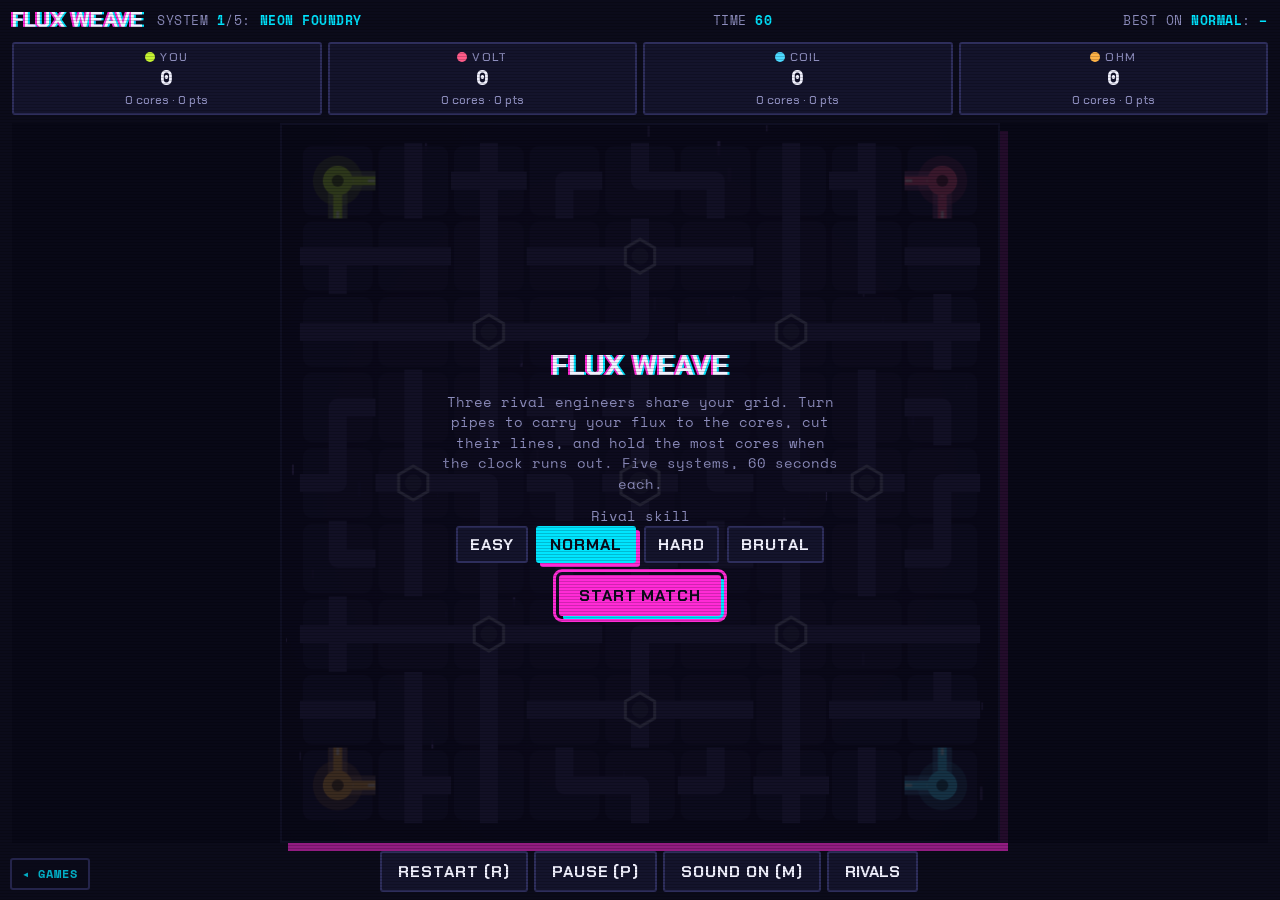
<file: games/flux-weave/index.html>
<!doctype html>
<html lang="en">
<head>
<script src="../site-glue.js" data-game="flux-weave"></script>
<style>[data-fs]{display:none!important}body{-webkit-user-select:none;user-select:none;-webkit-touch-callout:none}input,textarea{-webkit-user-select:text;user-select:text}</style>

<meta charset="utf-8">
<meta name="viewport" content="width=device-width,initial-scale=1,user-scalable=no,viewport-fit=cover">
<title>Flux Weave: pipe routing puzzle race | Infinite Games</title><meta name="description" content="Turn pipes to route your flux into the cores before three rivals cut you off. A fast logic race, free in your browser."><link rel="canonical" href="https://grantdilli.github.io/games/flux-weave/">
<link rel="stylesheet" href="fonts/fonts.css">
<link rel="stylesheet" href="style.css">
<style>
  main{max-width:640px;margin:0 auto;padding-block:24px 40px;display:grid;gap:12px;justify-items:center;text-align:center}
  h1{margin:0;font-family:var(--display);font-weight:400;color:var(--lime);font-size:2.4rem}
  .bar{display:flex;flex-wrap:wrap;justify-content:space-between;gap:4px 12px;width:100%;color:var(--muted);font-variant-numeric:tabular-nums}
  .bar b{color:var(--text)}
  .scores{display:grid;grid-template-columns:repeat(4,1fr);gap:6px;width:100%}
  .chip{background:var(--panel);border:2px solid var(--line);border-radius:6px;padding:4px 6px;display:grid;gap:0;font-variant-numeric:tabular-nums;transition:border-color .2s,transform .2s}
  .chip .n{font-size:.75rem;text-transform:uppercase;letter-spacing:.1em;color:var(--muted);display:flex;gap:5px;align-items:center;justify-content:center}
  .chip .n i{width:10px;height:10px;border-radius:50%;display:inline-block}
  .chip .s{font-family:var(--display);font-size:1.3rem;line-height:1.2}
  .chip .k{font-size:.75rem;color:var(--muted)}
  .chip .k{white-space:nowrap}
  @media (max-width:480px){.chip .pp{display:none}.chip .s{font-size:1.1rem}}
  .chip.lead{transform:translateY(-2px)}
  .stage{position:relative;width:100%;user-select:none;-webkit-user-select:none}
  canvas{display:block;background:#0b0a12;border:2px solid var(--line);border-radius:6px;width:100%;aspect-ratio:1/1;touch-action:none;cursor:pointer}
  .msg{position:absolute;inset:0;display:none;place-content:center;gap:12px;background:rgba(11,10,18,.8);border-radius:6px;padding:16px}
  .msg.on{display:grid}
  .msg h2{margin:0;font-family:var(--display);font-weight:400;color:var(--lime);font-size:1.8rem}
  .msg p{margin:0;color:var(--muted);max-width:44ch;justify-self:center}
  .msg .stats{color:var(--text);font-variant-numeric:tabular-nums}
  .msg table{border-collapse:collapse;justify-self:center;font-variant-numeric:tabular-nums;color:var(--text)}
  .msg td,.msg th{padding:3px 10px;text-align:right}
  .msg th{color:var(--muted);font-weight:400;font-size:.8rem;text-transform:uppercase;letter-spacing:.08em}
  .msg td:nth-child(2){text-align:left}
  .msg td i{width:10px;height:10px;border-radius:50%;display:inline-block;margin-right:6px}
  button{background:var(--lime);color:var(--bg);border:0;border-radius:6px;padding:10px 20px;font:400 1rem var(--display);cursor:pointer}
  button.ghost{background:var(--panel);color:var(--text);border:2px solid var(--line)}
  .row{display:flex;flex-wrap:wrap;gap:8px;justify-content:center;align-items:center}
  .skills button{padding:6px 12px}
  .skills button.cur{background:var(--pink);color:var(--bg);border-color:var(--pink)}
  .msg .small{justify-self:center}
  .tip{color:var(--text);margin:0;min-height:1.5em}
  .back{justify-self:start;color:var(--muted)}
  .small{font-size:.85rem;color:var(--muted);margin:0;max-width:56ch}
</style>
<link rel="stylesheet" href="fs.css">
<script src="fs.js" defer></script>
</head>
<body>
<main class="fs">
  <header class="top">
    <h1>Flux Weave</h1>
    <div class="bar"><span>System <b id="lvl">1</b>/5: <b id="lname"></b></span><span>Time <b id="time">60</b></span><span>Best on <b id="skillName">Normal</b>: <b id="best">–</b></span></div>
    <button class="fsbtn" data-fs aria-label="Full screen" hidden><svg viewBox="0 0 24 24" fill="none" stroke="currentColor" stroke-width="2.2" stroke-linecap="round" stroke-linejoin="round"><path d="M4 9V4h5M20 9V4h-5M4 15v5h5M20 15v5h-5"/></svg></button>
  </header>
  <div class="scores" id="scores"></div>
  <div class="stage" id="stage" style="--ar:1">
    <canvas id="c"></canvas>
    <div class="msg" id="msg"><h2 id="mt"></h2><p id="mp"></p><div class="stats" id="ms"></div><div class="row" id="mbtns"></div></div>
  </div>
  <footer class="dock">
    <p class="tip" id="tip"></p>
    <div class="row">
      <button class="ghost" id="restart">Restart (R)</button>
      <button class="ghost" id="pause">Pause (P)</button>
      <button class="ghost" id="snd">Sound on (M)</button>
      <details class="more"><summary>Rivals</summary><div class="panel"><button class="ghost close" aria-label="Close">✕</button>
    <div class="row"><span class="small">Rival skill</span><div class="row skills" id="skills"></div></div>
    <p class="small">Click or tap a pipe to turn it clockwise, right-click to turn it back. Keys: arrows or WASD to move, Space to turn, X to turn back. A tile someone just turned is locked to everyone else for a moment.</p>
      </div></details>
    </div>
  </footer>
</main>
<script type="text/plain" data-pg-game>
const $=id=>document.getElementById(id);
// ---- board geometry ----
// Bits of a pipe mask: 1 up, 2 right, 4 down, 8 left. Turning clockwise shifts each bit left.
const N=9,W=720,M=18,CELL=76,ROUND_TIME=60;
const DX=[0,1,0,-1],DY=[-1,0,1,0];
const COLORS=['#c6f432','#ff5c8a','#4cd9ff','#ffb347'];
const NAMES=['You','Volt','Coil','Ohm'];
const rotl=(m,r)=>((m<<r)|(m>>(4-r)))&15;
const mask=t=>rotl(t.base,((t.rot%4)+4)%4);
const rotatable=t=>t.kind==='pipe'&&t.base!==15;
const hexA=(h,a)=>{const n=parseInt(h.slice(1),16);return`rgba(${n>>16},${n>>8&255},${n&255},${a})`};
const mtof=m=>440*Math.pow(2,(m-69)/12);
function rng(s){return()=>{s|=0;s=s+0x6D2B79F5|0;let t=Math.imul(s^s>>>15,1|s);t=t+Math.imul(t^t>>>7,61|t)^t;return((t^t>>>14)>>>0)/4294967296}}

// ---- the five systems: each has its own look, ambience, music and twist pace ----
const THEMES=[
{name:'Neon Foundry',bg:['#1b1236','#0a0717'],tile:'#241b42',tileHi:'#33295c',pipe:'#3d3366',accent:'#b48cff',amb:'spark',
 bpm:104,root:57,scale:[0,3,7,10,12],prog:[0,-4,-2,-5],wave:'triangle',twist:18,tip:'Turn pipes to carry your green flux out to the cores. Each core you power scores every second.'},
{name:'Tidewater Works',bg:['#06304d','#021220'],tile:'#0c3456',tileHi:'#15476f',pipe:'#1f5378',accent:'#5fd4ff',amb:'bubble',
 bpm:96,root:55,scale:[0,2,7,9,12],prog:[0,5,-3,2],wave:'sine',twist:16,tip:'Flux that meets a rival at the same moment jams. Cut their lines to take their cores.'},
{name:'Ember Kiln',bg:['#34110a','#120504'],tile:'#3d1b13',tileHi:'#552619',pipe:'#5f3124',accent:'#ff7a3d',amb:'ember',
 bpm:112,root:52,scale:[0,3,5,7,10],prog:[0,-2,-4,-5],wave:'sawtooth',twist:14,tip:'The heart core in the middle is worth three. Everyone wants it.'},
{name:'Aurora Relay',bg:['#062a24','#020c10'],tile:'#0d302b',tileHi:'#134139',pipe:'#1c4d45',accent:'#7dffcf',amb:'aurora',
 bpm:100,root:60,scale:[0,4,7,11,14],prog:[0,-3,5,-5],wave:'triangle',twist:12,tip:'Watch the flashing band: a twist is about to turn that whole line.'},
{name:'Void Core',bg:['#0e0c1c','#000000'],tile:'#17162c',tileHi:'#23223f',pipe:'#2c2b4b',accent:'#e9e4ff',amb:'star',
 bpm:120,root:50,scale:[0,3,7,8,12],prog:[0,-4,-7,-5],wave:'square',twist:10,tip:'Final system. The rivals are at full speed.'},
];
// Rival skill shifts the per-system ramp: Easy starts gentler, Brutal starts where Normal ends.
const SKILLS=[{name:'Easy',off:-3.5},{name:'Normal',off:0},{name:'Hard',off:2},{name:'Brutal',off:5.5}];
let skill=1;try{const v=localStorage.getItem('fluxSkill');if(v!=null&&SKILLS[+v])skill=+v}catch(e){}
const DIFF=r=>{const e=r+SKILLS[skill].off;return{think:Math.max(.12,1.1-e*.17),noise:Math.max(0,5-e*1.1),speed:Math.min(18,Math.max(3,6.5+e*1.3)),cost:.35}};

// ---- sound: everything is synthesised with Web Audio, no files ----
const SND={on:true,ctx:null};
try{SND.on=localStorage.getItem('fluxSound')!=='off'}catch(e){}
function audio(){
  if(!SND.on)return null;
  if(!SND.ctx){try{const C=window.AudioContext||window.webkitAudioContext,a=new C();SND.ctx=a;
    SND.master=a.createGain();SND.master.gain.value=.55;SND.master.connect(a.destination);
    const dl=a.createDelay(),fb=a.createGain(),lp=a.createBiquadFilter(); // short echo gives a roomy tail
    dl.delayTime.value=.14;fb.gain.value=.24;lp.frequency.value=2400;
    SND.master.connect(dl);dl.connect(lp);lp.connect(fb);fb.connect(dl);lp.connect(a.destination);
    SND.music=a.createGain();SND.music.gain.value=.3;SND.music.connect(SND.master);
    const b=a.createBuffer(1,a.sampleRate,a.sampleRate),d=b.getChannelData(0);for(let i=0;i<d.length;i++)d[i]=Math.random()*2-1;SND.nb=b;
  }catch(e){SND.on=false;return null}}
  if(SND.ctx.state==='suspended')SND.ctx.resume();
  return SND.ctx}
function out(a,pan,dest){const d=dest||SND.master;if(!pan||!a.createStereoPanner)return d;const p=a.createStereoPanner();p.pan.value=Math.max(-1,Math.min(1,pan));p.connect(d);return p}
function tone(type,f0,f1,dur,vol,when=0,pan=0,dest,at){const a=audio();if(!a)return;
  const t=at!=null?at:a.currentTime+when,o=a.createOscillator(),g=a.createGain();o.type=type;
  o.frequency.setValueAtTime(f0,t);o.frequency.exponentialRampToValueAtTime(f1,t+dur);
  g.gain.setValueAtTime(0,t);g.gain.linearRampToValueAtTime(vol,t+.006);g.gain.exponentialRampToValueAtTime(.0001,t+dur);
  o.connect(g);g.connect(out(a,pan,dest));o.start(t);o.stop(t+dur+.02)}
function noise(freq,q,dur,vol,when=0,type='bandpass',f1,pan=0,dest,at){const a=audio();if(!a)return;
  const t=at!=null?at:a.currentTime+when,src=a.createBufferSource(),f=a.createBiquadFilter(),g=a.createGain();
  src.buffer=SND.nb;f.type=type;f.frequency.setValueAtTime(freq,t);if(f1)f.frequency.exponentialRampToValueAtTime(f1,t+dur);f.Q.value=q;
  g.gain.setValueAtTime(vol,t);g.gain.exponentialRampToValueAtTime(.0001,t+dur);
  src.connect(f);f.connect(g);g.connect(out(a,pan,dest));src.start(t,Math.random()*.5);src.stop(t+dur+.02)}
const panOf=x=>(x-(N-1)/2)/(N/2)*.7;
const sfx={
  turn(p,x,dir){const j=1+(Math.random()-.5)*.1,v=p===0?1:.3,pn=panOf(x);
    noise(3200*j,2,.035,.22*v,0,'bandpass',0,pn);tone('triangle',(dir>0?820:620)*j,(dir>0?560:820)*j,.07,.14*v,0,pn);
    if(p===0)tone('sine',180*j,90,.06,.18,0,pn)},
  deny(){tone('square',150,120,.12,.06);tone('square',110,100,.12,.05,.05)},
  link(n){const f=300*Math.pow(2,Math.min(n,36)/24);tone('sine',f,f*1.25,.09,.07);tone('triangle',f*2,f*2.4,.06,.025,.02)},
  cut(){tone('sine',320,190,.14,.07)},
  capture(val,x){const r=mtof(theme.root+24),pn=panOf(x);[0,4,7,12].forEach((s,i)=>tone('triangle',r*Math.pow(2,s/12),r*Math.pow(2,s/12),.3,.13,i*.055,pn));
    noise(7000,1,.35,.05,.05,'highpass',0,pn);if(val>1)tone('sine',r/2,r/2,.6,.16,.05)},
  rival(x){tone('sine',520,700,.12,.05,0,panOf(x))},
  lost(x){const pn=panOf(x);tone('sawtooth',440,170,.38,.06,0,pn);tone('sine',220,90,.4,.12,0,pn);noise(900,1,.3,.06,0,'lowpass',200,pn)},
  warn(){tone('sine',220,880,1.3,.05);for(let i=0;i<4;i++)tone('square',1400,1400,.03,.03,i*.35)},
  twist(){noise(400,1.2,.5,.3,0,'bandpass',2600);tone('sine',130,48,.4,.35);tone('triangle',900,300,.3,.05,.05)},
  beep(go){if(go){tone('triangle',880,880,.4,.15);tone('triangle',1318.5,1318.5,.45,.1);tone('sine',110,55,.3,.3)}else tone('square',660,660,.09,.07)},
  tick(){tone('sine',1500,1500,.03,.04)},
  end(win){const r=mtof(theme.root+12);const steps=win?[0,4,7,12,16]:[7,3,0,-5];
    steps.forEach((s,i)=>tone('triangle',r*Math.pow(2,s/12),r*Math.pow(2,s/12),.45,.16,i*.11));if(win)noise(8000,1,.6,.05,.4,'highpass')},
};
function setSound(on,init){SND.on=on;try{localStorage.setItem('fluxSound',on?'on':'off')}catch(e){}
  $('snd').textContent=on?'Sound on (M)':'Sound off (M)';if(on&&!init)audio()}
// music: a soft arpeggio and pulse on a look-ahead clock, quieter than the effects
const ARP=[0,2,1,3,2,4,3,1];const mus={on:false,next:0,step:0};
function musicTick(){const a=SND.ctx;if(!a||!SND.on||!mus.on||a.state!=='running')return;
  const spb=60/theme.bpm/2;if(mus.next<a.currentTime)mus.next=a.currentTime+.05;
  const late=state==='play'&&timeLeft<15;
  while(mus.next<a.currentTime+.15){const s=mus.step,t=mus.next,base=theme.root+theme.prog[Math.floor(s/16)%4];
    if(s%2===0)tone('sine',120,42,.16,s%4===0?.5:.25,0,0,SND.music,t);
    if(late&&s%2===1)noise(9000,1,.03,.12,0,'highpass',0,0,SND.music,t);
    tone(theme.wave,mtof(base+12+theme.scale[ARP[s%8]]),mtof(base+12+theme.scale[ARP[s%8]]),spb*.9,theme.wave==='sine'||theme.wave==='triangle'?.12:.04,0,(s%2?.3:-.3),SND.music,t);
    if(s%16===0)tone('sine',mtof(base-12),mtof(base-12),spb*7,.16,0,0,SND.music,t);
    mus.next+=spb;mus.step++}}
setInterval(musicTick,30);

// ---- game state ----
const cv=$('c'),cx=cv.getContext('2d');let dpr=1;
function resize(){dpr=Math.min(2,window.devicePixelRatio||1);cv.width=W*dpr;cv.height=W*dpr}
resize();addEventListener('resize',resize);
let T=[],NODES=[],theme=THEMES[0],round=0,state='menu',clock=0,timeLeft=ROUND_TIME,countT=0,lastCount=0;
let scores=[0,0,0,0],pts=[0,0,0,0],fx=[],amb=[],cpus=[],twist=null,nextTwist=0,flash=0,shake=0;
const cur={x:0,y:0,vx:0,vy:0,seen:false};
let best=0;
function loadBest(){best=0;try{best=+localStorage.getItem('fluxBest'+(skill===1?'':'_'+skill))||0}catch(e){}
  $('best').textContent=best?best+' pts':'–';$('skillName').textContent=SKILLS[skill].name}
function renderSkills(el){el.innerHTML='';SKILLS.forEach((k,i)=>{const b=document.createElement('button');b.className='ghost'+(i===skill?' cur':'');b.textContent=k.name;
  b.setAttribute('aria-pressed',i===skill);b.onclick=()=>{audio();setSkill(i)};el.appendChild(b)})}
function setSkill(i){skill=i;try{localStorage.setItem('fluxSkill',i)}catch(e){}loadBest();
  document.querySelectorAll('.skills').forEach(renderSkills);sfx.beep(false)}

function newTile(){return{kind:'pipe',base:5,rot:0,ang:0,val:0,src:-1,lockBy:-1,lockUntil:0,own:-1,disp:-1,prev:-1,fill:1,pendAt:0,dist:0,from:-1,pop:0}}
// Every board has four-way turn symmetry, so each corner faces exactly the same puzzle.
function gen(seed){
  const R=rng(seed);T=new Array(N*N).fill(null);
  const put=(x,y,t)=>{for(let k=0;k<4;k++){const i=y*N+x;
    if(!T[i])T[i]=Object.assign(newTile(),t,{rot:t.rot+k,ang:t.rot+k,src:t.kind==='src'?k:-1});
    [x,y]=[N-1-y,x]}};
  put(0,0,{kind:'src',base:3,rot:1});
  put(4,4,{kind:'node',base:15,rot:0,val:3});
  put(2,2,{kind:'node',base:15,rot:0,val:1});
  put(4,1,{kind:'node',base:15,rot:0,val:1});
  for(let y=0;y<N;y++)for(let x=0;x<N;x++)if(!T[y*N+x]){const r=R();
    put(x,y,{kind:'pipe',base:r<.32?5:r<.75?3:r<.95?7:15,rot:Math.floor(R()*4)})}
  T.forEach(t=>{if(t.kind==='node'){t.rot=0;t.ang=0}});
  NODES=[];T.forEach((t,i)=>{if(t.kind==='node')NODES.push(i)});
}
// Flux spreads one tile per step from every source at once; two colours reaching a tile on
// the same step jam it (own -2), and a jammed or claimed tile blocks everyone else.
function flowCalc(){
  const own=new Int8Array(N*N).fill(-1),dist=new Int16Array(N*N).fill(-1),from=new Int8Array(N*N).fill(-1),mk=new Uint8Array(N*N);
  for(let i=0;i<N*N;i++)mk[i]=mask(T[i]);
  let fr=[];T.forEach((t,i)=>{if(t.kind==='src'){own[i]=t.src;dist[i]=0;fr.push(i)}});
  let layer=0;
  while(fr.length){layer++;const claims=new Map();
    for(const a of fr){const m=mk[a],ax=a%N,ay=(a-ax)/N;
      for(let d=0;d<4;d++){if(!(m&1<<d))continue;const bx=ax+DX[d],by=ay+DY[d];
        if(bx<0||by<0||bx>=N||by>=N)continue;const b=by*N+bx;
        if(own[b]!==-1||!(mk[b]&1<<((d+2)%4)))continue;
        const c=claims.get(b);if(!c)claims.set(b,{p:own[a],f:(d+2)%4});else if(c.p!==own[a])c.p=-2}}
    fr=[];for(const[b,c]of claims){own[b]=c.p;dist[b]=layer;from[b]=c.f;if(c.p>=0)fr.push(b)}}
  return{own,dist,from}}
function recalc(){
  const f=flowCalc();let before=0,after=0;
  for(let i=0;i<N*N;i++){const t=T[i];if(t.own===0)before++;
    if(f.own[i]!==t.own){t.own=f.own[i];t.pendAt=clock+Math.max(0,f.dist[i])*.03}
    t.dist=f.dist[i];t.from=f.from[i];if(t.own===0)after++}
  if(state==='play'){if(after>before)sfx.link(after);else if(after<before)sfx.cut()}
}
function turn(i,dir,p){const t=T[i];if(!rotatable(t))return false;
  if(t.lockBy!==p&&t.lockUntil>clock){if(p===0){sfx.deny();t.pop=-.6}return false}
  t.rot+=dir;t.lockBy=p;t.lockUntil=clock+.6;t.pop=1;sfx.turn(p,i%N,dir);recalc();return true}

// ---- rivals: each picks the turn that best improves its network, then walks its cursor there ----
function evalFor(p,own){
  let nodes=0,tiles=0;const opp=[0,0,0,0],mine=[];
  for(let i=0;i<N*N;i++){const o=own[i];if(o===p){tiles++;mine.push(i)}
    if(o>=0&&T[i].kind==='node'){if(o===p)nodes+=T[i].val;else opp[o]+=T[i].val}}
  let s=nodes*10+tiles*.35-Math.max(...opp)*2.5;
  for(const ni of NODES){if(own[ni]===p)continue;const nx=ni%N,ny=(ni-nx)/N;let md=99;
    for(const i of mine){const x=i%N,d=Math.abs(x-nx)+Math.abs((i-x)/N-ny);if(d<md)md=d}
    s+=T[ni].val*2.2/(1+md)}
  return s}
function plan(c){
  const d=DIFF(round),R=Math.random,base=flowCalc().own,cur0=evalFor(c.p,base);
  let best=null,bs=cur0+.3;
  for(let i=0;i<N*N;i++){const t=T[i];if(!rotatable(t)||(t.lockBy!==c.p&&t.lockUntil>clock))continue;
    const x=i%N,y=(i-x)/N;let near=false;
    for(let k=-1;k<4;k++){const bx=k<0?x:x+DX[k],by=k<0?y:y+DY[k];if(bx>=0&&by>=0&&bx<N&&by<N&&base[by*N+bx]>=0){near=true;break}}
    if(!near)continue;
    const r0=t.rot,seen=new Set([mask(t)]),travel=Math.hypot(x-c.x,y-c.y);
    for(let k=1;k<=3;k++){t.rot=r0+k;const m=mask(t);if(seen.has(m))continue;seen.add(m);
      const s=evalFor(c.p,flowCalc().own)-travel*d.cost-(k===2?.4:0)+R()*d.noise;
      if(s>bs){bs=s;best={i,k}}}
    t.rot=r0}
  return best}
function updateCpu(c,dt){const d=DIFF(round);
  if(c.state==='think'){c.timer-=dt;if(c.timer<=0){const b=plan(c);
      if(b){c.target=b.i;c.steps=b.k===3?1:b.k;c.dir=b.k===3?-1:1;c.state='move'}else c.timer=.35}}
  else if(c.state==='move'){const tx=c.target%N,ty=(c.target-tx)/N,dx=tx-c.x,dy=ty-c.y,l=Math.hypot(dx,dy),st=d.speed*dt;
    if(l<=st){c.x=tx;c.y=ty;c.state='act';c.timer=.07}else{c.x+=dx/l*st;c.y+=dy/l*st}}
  else if(c.state==='act'){c.timer-=dt;if(c.timer<=0){
      if(turn(c.target,c.dir,c.p)){c.steps--;c.bump=1;if(c.steps>0){c.timer=.17;return}}
      c.state='think';c.timer=d.think*(.7+Math.random()*.6)}}
}

// ---- flow of a round ----
function startMatch(){pts=[0,0,0,0];round=0;startRound()}
function startRound(){
  theme=THEMES[round];gen((Math.random()*1e9)|0);clock=0;timeLeft=ROUND_TIME;scores=[0,0,0,0];fx=[];twist=null;
  nextTwist=theme.twist;cur.x=1;cur.y=1;flash=0;
  T.forEach(t=>{t.own=-1;t.disp=-1;t.fill=1});recalc();
  T.forEach(t=>{t.disp=t.own;t.fill=1});
  cpus=[1,2,3].map(p=>{const s=SRC_POS[p];return{p,x:s[0],y:s[1],state:'think',timer:.3+Math.random()*.4,target:0,steps:0,dir:1,bump:0}});
  initAmb();$('lvl').textContent=round+1;$('lname').textContent=theme.name;$('tip').textContent=theme.tip;
  state='count';countT=3.2;lastCount=4;hideMsg();mus.on=true;audio();buildChips();
}
const SRC_POS=[[0,0],[8,0],[8,8],[0,8]];
function endRound(){window.pgBreak&&pgBreak();
  state='end';mus.on=false;
  const order=[0,1,2,3].sort((a,b)=>scores[b]-scores[a]||(a-b));const award=[3,2,1,0];
  order.forEach((p,k)=>pts[p]+=award[k]);
  const place=order.indexOf(0);sfx.end(place===0);
  const ord=['1st','2nd','3rd','4th'];
  let tb='<table><tr><th></th><th></th><th>Flux</th><th>+</th><th>Total</th></tr>'+order.map((p,k)=>
    `<tr><td>${ord[k]}</td><td><i style="background:${COLORS[p]}"></i>${NAMES[p]}</td><td>${Math.floor(scores[p])}</td><td>+${award[k]}</td><td><b>${pts[p]}</b></td></tr>`).join('')+'</table>';
  if(round<4){showMsg(place===0?'System won':'You placed '+ord[place],`${theme.name} is done. Next up: ${THEMES[round+1].name}.`,tb,
      [{label:'Next system',fn:()=>{round++;startRound()}}]);}
  else{const fin=[0,1,2,3].sort((a,b)=>pts[b]-pts[a]||scores[b]-scores[a]),fp=fin.indexOf(0);
    const rec=pts[0]>best;if(rec){best=pts[0];try{localStorage.setItem('fluxBest'+(skill===1?'':'_'+skill),best)}catch(e){}$('best').textContent=best+' pts'}
    const ft='<table><tr><th></th><th></th><th>Points</th></tr>'+fin.map((p,k)=>`<tr><td>${ord[k]}</td><td><i style="background:${COLORS[p]}"></i>${NAMES[p]}</td><td><b>${pts[p]}</b></td></tr>`).join('')+'</table>';
    setTimeout(()=>sfx.end(fp===0),600);
    showMsg(fp===0?'Grid champion':'Match over: '+ord[fp],`You scored ${pts[0]} points across five systems on ${SKILLS[skill].name}.`+(rec?' That is your best yet.':''),ft,
      [{label:'Play again',fn:startMatch},{label:'Change skill',ghost:true,fn:menu}])}
}
function showMsg(t,p,s,btns){$('mt').textContent=t;$('mp').textContent=p;$('ms').innerHTML=s||'';const b=$('mbtns');b.innerHTML='';
  btns.forEach(o=>{const e=document.createElement('button');e.textContent=o.label;if(o.ghost)e.className='ghost';e.onclick=()=>{audio();o.fn()};b.appendChild(e)});
  b.parentNode.querySelectorAll('.skills').forEach(renderSkills);$('msg').classList.add('on');setTimeout(()=>{const f=b.querySelector('button');f&&f.focus()},30)}
function hideMsg(){$('msg').classList.remove('on')}
function setPause(on){if(on&&(state==='play'||state==='count')){state='pause:'+state;mus.on=false;
    showMsg('Paused','The flux is holding still.','',[{label:'Resume',fn:()=>setPause(false)},{label:'Restart match',ghost:true,fn:startMatch}])}
  else if(!on&&state.startsWith('pause:')){state=state.slice(6);mus.on=true;hideMsg()}}
function menu(){state='menu';theme=THEMES[0];gen(7);recalc();T.forEach(t=>{t.disp=t.own;t.fill=1});cpus=[];initAmb();
  $('lvl').textContent=1;$('lname').textContent=theme.name;buildChips();
  showMsg('Flux Weave','Three rival engineers share your grid. Turn pipes to carry your flux to the cores, cut their lines, and hold the most cores when the clock runs out. Five systems, 60 seconds each.','<p class="small">Rival skill</p><div class="row skills"></div>',
    [{label:'Start match',fn:startMatch}])}

// ---- score chips ----
function buildChips(){$('scores').innerHTML=[0,1,2,3].map(p=>`<div class="chip" id="ch${p}"><span class="n"><i style="background:${COLORS[p]}"></i>${NAMES[p]}</span><span class="s" id="sc${p}">0</span><span class="k" id="nk${p}">0 cores</span></div>`).join('')}
let chipT=0;
function updateChips(){const lead=Math.max(...scores);
  for(let p=0;p<4;p++){let n=0;NODES.forEach(i=>{if(T[i].own===p)n+=T[i].val});
    $('sc'+p).textContent=Math.floor(scores[p]);$('nk'+p).innerHTML=n+(n===1?' core':' cores')+'<span class="pp"> · '+pts[p]+' pts</span>';
    const ch=$('ch'+p),l=lead>0&&scores[p]===lead;ch.classList.toggle('lead',l);ch.style.borderColor=l?COLORS[p]:''}
  $('time').textContent=Math.ceil(timeLeft)}

// ---- ambience ----
function initAmb(){amb=[];for(let i=0;i<46;i++)amb.push(spawnAmb(true))}
function spawnAmb(any){const R=Math.random;return{x:R()*W,y:any?R()*W:W+10,v:10+R()*30,r:1+R()*3,ph:R()*6.28,l:R()}}

function update(dt){
  // tiles ease toward their turn and fade their colour as the flux arrives
  for(const t of T){t.ang+=(t.rot-t.ang)*Math.min(1,dt*16);if(Math.abs(t.rot-t.ang)<.002)t.ang=t.rot;
    t.pop*=Math.pow(.004,dt);
    if(t.disp!==t.own&&clock>=t.pendAt){
      if(t.kind==='node'&&state==='play'){const i=T.indexOf(t),x=i%N;
        if(t.own>=0){burst(i,COLORS[t.own],t.val>1?40:24);t.ring=1;if(t.own===0)sfx.capture(t.val,x);else if(t.disp===0)sfx.lost(x);else sfx.rival(x);
          if(t.own===0)flash=.5}
        else if(t.disp===0)sfx.lost(x)}
      t.prev=t.disp;t.disp=t.own;t.fill=0}
    if(t.fill<1)t.fill=Math.min(1,t.fill+dt*7);if(t.ring)t.ring=Math.max(0,t.ring-dt*1.6)}
  for(const a of amb){a.ph+=dt;
    if(theme.amb==='star'){a.x-=a.v*.15*dt;if(a.x<-5)a.x=W+5}
    else{a.y-=a.v*dt*(theme.amb==='ember'?1.4:theme.amb==='aurora'?.3:1);a.x+=Math.sin(a.ph*1.3)*dt*(theme.amb==='bubble'?14:6);
      if(a.y<-10)Object.assign(a,spawnAmb(false))}}
  for(const f of fx){f.t+=dt;f.x+=f.vx*dt;f.y+=f.vy*dt;f.vx*=.92;f.vy*=.92}fx=fx.filter(f=>f.t<f.life);
  flash=Math.max(0,flash-dt*2);shake=Math.max(0,shake-dt*3);
  for(const c of cpus)c.bump=Math.max(0,(c.bump||0)-dt*5);
  if(state==='count'){const before=Math.ceil(countT);countT-=dt;const now=Math.ceil(countT);
    if(now!==before&&now>0)sfx.beep(false);if(countT<=0){state='play';sfx.beep(true)}}
  else if(state==='play'){clock+=dt;
    const prevT=Math.ceil(timeLeft);timeLeft-=dt;
    if(timeLeft<=10&&Math.ceil(timeLeft)!==prevT&&timeLeft>0)sfx.tick();
    for(const i of NODES){const o=T[i].own;if(o>=0)scores[o]+=T[i].val*dt}
    for(const c of cpus)updateCpu(c,dt);
    if(!twist&&clock>=nextTwist-1.6&&timeLeft>3){twist={row:Math.random()<.5,i:1+Math.floor(Math.random()*7),at:nextTwist};sfx.warn()}
    if(twist&&clock>=twist.at){for(let k=0;k<N;k++){const i=twist.row?twist.i*N+k:k*N+twist.i,t=T[i];if(rotatable(t)){t.rot++;t.pop=1}}
      const s=twist;twist=null;recalc();sfx.twist();shake=1;
      for(let k=0;k<N;k++){const x=s.row?k:s.i,y=s.row?s.i:k;for(let j=0;j<3;j++)fx.push(spark(M+x*CELL+CELL/2,M+y*CELL+CELL/2,theme.accent))}
      nextTwist+=theme.twist}
    if(timeLeft<=0){timeLeft=0;endRound()}}
  chipT-=dt;if(chipT<=0){chipT=.1;updateChips()}
}
function spark(x,y,col){const a=Math.random()*6.28,s=40+Math.random()*220;return{x,y,vx:Math.cos(a)*s,vy:Math.sin(a)*s,t:0,life:.4+Math.random()*.5,col,r:1.5+Math.random()*2.5}}
function burst(i,col,n){const x=M+(i%N)*CELL+CELL/2,y=M+Math.floor(i/N)*CELL+CELL/2;for(let k=0;k<n;k++)fx.push(spark(x,y,col))}

// ---- drawing ----
function rr(x,y,w,h,r){cx.beginPath();cx.moveTo(x+r,y);cx.arcTo(x+w,y,x+w,y+h,r);cx.arcTo(x+w,y+h,x,y+h,r);cx.arcTo(x,y+h,x,y,r);cx.arcTo(x,y,x+w,y,r);cx.closePath()}
function arms(t,draw){const h=CELL/2;for(let d=0;d<4;d++)if(t.base&1<<d)draw(d,DX[d]*h,DY[d]*h)}
function drawTile(t,i,time){
  const x=i%N,y=(i-x)/N,px=M+x*CELL+CELL/2,py=M+y*CELL+CELL/2,h=CELL/2;
  cx.save();cx.translate(px,py);
  const sc=1+Math.max(0,t.pop)*.08-Math.max(0,-t.pop)*.06+(t.ring||0)*.06;cx.scale(sc,sc);
  if(t.pop<0)cx.translate(Math.sin(time*80)*4*-t.pop,0);
  cx.globalAlpha=.86;cx.fillStyle=(i===cur.y*N+cur.x&&state!=='menu')?theme.tileHi:theme.tile;rr(-h+3,-h+3,CELL-6,CELL-6,9);cx.fill();cx.globalAlpha=1;
  if(t.lockUntil>clock&&t.lockBy>=0){cx.strokeStyle=hexA(COLORS[t.lockBy],.6*(t.lockUntil-clock)/.6);cx.lineWidth=3;cx.stroke()}
  cx.rotate(t.ang*Math.PI/2);
  const rot=((t.rot%4)+4)%4;
  cx.lineCap='butt';
  // the pipe itself
  cx.strokeStyle=theme.pipe;cx.lineWidth=18;cx.beginPath();arms(t,(d,ex,ey)=>{cx.moveTo(0,0);cx.lineTo(ex,ey)});cx.stroke();
  cx.fillStyle=theme.pipe;cx.beginPath();cx.arc(0,0,9,0,7);cx.fill();
  // flux inside it, cross-fading from the old owner to the new one
  const layer=(o,a)=>{if(o<0||a<=0.01)return;const col=COLORS[o];cx.globalAlpha=a;
    cx.strokeStyle=hexA(col,.25);cx.lineWidth=20;cx.beginPath();arms(t,(d,ex,ey)=>{cx.moveTo(0,0);cx.lineTo(ex,ey)});cx.stroke();
    cx.strokeStyle=col;cx.lineWidth=9;cx.beginPath();arms(t,(d,ex,ey)=>{cx.moveTo(0,0);cx.lineTo(ex,ey)});cx.stroke();
    cx.fillStyle=col;cx.beginPath();cx.arc(0,0,5.5,0,7);cx.fill();
    // bright dashes run outward from the source
    if(o===t.own&&t.dist>=0){const v=time*70,entry=t.kind==='src'?-1:((t.from-rot)%4+4)%4;
      cx.strokeStyle='rgba(255,255,255,.7)';cx.lineWidth=3;cx.setLineDash([7,15]);
      arms(t,(d,ex,ey)=>{cx.beginPath();if(d===entry){cx.lineDashOffset=(t.dist-.5)*CELL-v;cx.moveTo(ex,ey);cx.lineTo(0,0)}
        else{cx.lineDashOffset=t.dist*CELL-v;cx.moveTo(0,0);cx.lineTo(ex,ey)}cx.stroke()});cx.setLineDash([])}
    cx.globalAlpha=1};
  if(t.fill<1)layer(t.prev,1-t.fill);layer(t.disp,t.fill);
  if(t.own===-2&&t.disp===-2){cx.strokeStyle='rgba(255,255,255,.8)';cx.lineWidth=2;cx.beginPath();
    for(let k=0;k<3;k++){let a=Math.random()*6.28,r=4;cx.moveTo(Math.cos(a)*r,Math.sin(a)*r);
      for(let s=0;s<3;s++){r+=6;a+=(Math.random()-.5)*1.2;cx.lineTo(Math.cos(a)*r,Math.sin(a)*r)}}cx.stroke()}
  cx.rotate(-t.ang*Math.PI/2);
  if(t.kind==='node'){const o=t.disp,col=o>=0?COLORS[o]:'#8c88a8',r=t.val>1?22:17,pul=Math.sin(time*4+i)*.5+.5;
    cx.fillStyle=theme.tile;cx.beginPath();for(let k=0;k<6;k++){const a=k*Math.PI/3+Math.PI/6;cx.lineTo(Math.cos(a)*r,Math.sin(a)*r)}cx.closePath();cx.fill();
    cx.strokeStyle=col;cx.lineWidth=3;cx.stroke();
    cx.fillStyle=o>=0?hexA(col,.55+pul*.45):'rgba(140,136,168,.25)';cx.beginPath();cx.arc(0,0,r*.5,0,7);cx.fill();
    if(t.val>1){cx.fillStyle=o>=0?'#111':'#cfcbe6';cx.font='400 13px Bungee,Impact,sans-serif';cx.textAlign='center';cx.textBaseline='middle';cx.fillText('×3',0,1)}
    if(t.ring){cx.strokeStyle=hexA(col,t.ring);cx.lineWidth=4;cx.beginPath();cx.arc(0,0,r+(1-t.ring)*30,0,7);cx.stroke()}}
  if(t.kind==='src'){const col=COLORS[t.src],pul=Math.sin(time*5)*.5+.5;
    cx.fillStyle=hexA(col,.25);cx.beginPath();cx.arc(0,0,22+pul*4,0,7);cx.fill();
    cx.fillStyle=col;cx.beginPath();cx.arc(0,0,15,0,7);cx.fill();
    cx.fillStyle='rgba(0,0,0,.55)';cx.beginPath();cx.arc(0,0,6,0,7);cx.fill()}
  cx.restore()}
function drawAmb(time){
  for(const a of amb){
    if(theme.amb==='spark'){cx.fillStyle=hexA(theme.accent,.25+a.l*.4);cx.fillRect(a.x,a.y,a.r*.8,a.r*4)}
    else if(theme.amb==='bubble'){cx.strokeStyle=hexA(theme.accent,.18+a.l*.25);cx.lineWidth=1.2;cx.beginPath();cx.arc(a.x,a.y,a.r*2.2,0,7);cx.stroke()}
    else if(theme.amb==='ember'){cx.fillStyle=hexA(a.l>.5?'#ffb05a':'#ff5a2a',(.3+.5*Math.abs(Math.sin(a.ph*3)))*.8);cx.beginPath();cx.arc(a.x,a.y,a.r*.9,0,7);cx.fill()}
    else if(theme.amb==='star'){cx.fillStyle=`rgba(255,255,255,${.15+.6*Math.abs(Math.sin(a.ph*(1+a.l)))})`;cx.fillRect(a.x,a.y,a.r*.7,a.r*.7)}
    else if(theme.amb==='aurora'){cx.fillStyle=hexA(theme.accent,.12+a.l*.2);cx.beginPath();cx.arc(a.x,a.y,a.r*.7,0,7);cx.fill()}}
  if(theme.amb==='aurora'){for(let b=0;b<3;b++){cx.strokeStyle=hexA(b===1?'#b48cff':theme.accent,.07);cx.lineWidth=60;cx.beginPath();
    for(let x=0;x<=W;x+=24)cx.lineTo(x,160+b*190+Math.sin(x*.008+time*.5+b*2)*50);cx.stroke()}}}
function draw(time){
  cx.setTransform(dpr,0,0,dpr,0,0);
  const g=cx.createRadialGradient(W/2,W/2,60,W/2,W/2,W*.75);g.addColorStop(0,theme.bg[0]);g.addColorStop(1,theme.bg[1]);
  cx.fillStyle=g;cx.fillRect(0,0,W,W);drawAmb(time);
  if(shake>0)cx.translate((Math.random()-.5)*6*shake,(Math.random()-.5)*6*shake);
  if(twist){const p=Math.sin(time*18)*.5+.5,x=twist.row?M:M+twist.i*CELL,y=twist.row?M+twist.i*CELL:M,w=twist.row?N*CELL:CELL,hh=twist.row?CELL:N*CELL;
    cx.fillStyle=hexA(theme.accent,.15+p*.25);rr(x-2,y-2,w+4,hh+4,10);cx.fill();}
  T.forEach((t,i)=>drawTile(t,i,time));
  if(twist){const left=Math.max(0,twist.at-clock);cx.fillStyle=hexA(theme.accent,.9);cx.font='400 22px Bungee,Impact,sans-serif';cx.textAlign='center';cx.textBaseline='middle';
    for(const k of[0,N-1]){const x=twist.row?M+k*CELL+CELL/2:M+twist.i*CELL+CELL/2,y=twist.row?M+twist.i*CELL+CELL/2:M+k*CELL+CELL/2;cx.globalAlpha=.6+.4*Math.sin(time*12);const a0=time*4;cx.strokeStyle=cx.fillStyle;cx.lineWidth=4;cx.beginPath();cx.arc(x,y,20,a0,a0+4.4);cx.stroke();const ea=a0+4.4,hx=x+Math.cos(ea)*20,hy=y+Math.sin(ea)*20;cx.beginPath();cx.moveTo(hx+Math.cos(ea)*7,hy+Math.sin(ea)*7);cx.lineTo(hx-Math.cos(ea)*7,hy-Math.sin(ea)*7);cx.lineTo(hx+Math.cos(ea+1.57)*9,hy+Math.sin(ea+1.57)*9);cx.closePath();cx.fill()}
    cx.globalAlpha=1;cx.font='400 14px Bungee,Impact,sans-serif';const lx=twist.row?W/2:M+twist.i*CELL+CELL/2,ly=twist.row?M+twist.i*CELL-8:10;cx.fillText('TWIST '+left.toFixed(1),lx,twist.row&&twist.i===0?M+CELL+8:ly+(twist.row?0:0))}
  for(const f of fx){const k=1-f.t/f.life;cx.fillStyle=hexA(f.col,k);cx.beginPath();cx.arc(f.x,f.y,f.r*k+.5,0,7);cx.fill()}
  // rival cursors glide around the grid
  for(const c of cpus){const px=M+c.x*CELL+CELL/2,py=M+c.y*CELL+CELL/2,s=CELL/2-1+c.bump*4;
    cx.strokeStyle=hexA(COLORS[c.p],.85);cx.lineWidth=3;rr(px-s,py-s,s*2,s*2,10);cx.stroke();
    cx.fillStyle=COLORS[c.p];cx.font='400 11px Bungee,Impact,sans-serif';cx.textAlign='left';cx.textBaseline='top';cx.fillText(NAMES[c.p],px-s+4,py-s+3)}
  if(state!=='menu'){const px=M+cur.x*CELL+CELL/2,py=M+cur.y*CELL+CELL/2,s=CELL/2+1,k=10+Math.sin(time*6)*2;
    cx.strokeStyle=COLORS[0];cx.lineWidth=4;cx.beginPath();
    for(const[sx,sy]of[[-1,-1],[1,-1],[1,1],[-1,1]]){cx.moveTo(px+sx*s,py+sy*(s-k));cx.lineTo(px+sx*s,py+sy*s);cx.lineTo(px+sx*(s-k),py+sy*s)}cx.stroke()}
  if(flash>0){cx.fillStyle=hexA(COLORS[0],flash*.12);cx.fillRect(-10,-10,W+20,W+20)}
  if(state==='count'||(state==='play'&&clock<.6)){const n=Math.ceil(countT);cx.fillStyle=hexA(COLORS[0],state==='play'?1-clock/.6:1);
    cx.font='400 110px Bungee,Impact,sans-serif';cx.textAlign='center';cx.textBaseline='middle';cx.fillText(state==='play'?'GO':n,W/2,W/2);
    if(state==='count'){cx.font='400 22px Bungee,Impact,sans-serif';cx.fillStyle=theme.accent;cx.fillText(theme.name.toUpperCase(),W/2,W/2+86)}}
  if(state==='play'&&timeLeft<=10&&timeLeft>0){cx.fillStyle=hexA('#ffffff',.08+.08*Math.sin(time*10));cx.font='400 160px Bungee,Impact,sans-serif';cx.textAlign='center';cx.textBaseline='middle';cx.fillText(Math.ceil(timeLeft),W/2,W/2)}
}
let last=performance.now();
function frame(now){const dt=Math.min(.05,(now-last)/1000);last=now;if(!state.startsWith('pause'))update(dt);draw(now/1000);requestAnimationFrame(frame)}

// ---- input ----
function cellAt(e){const r=cv.getBoundingClientRect(),x=(e.clientX-r.left)/r.width*W,y=(e.clientY-r.top)/r.height*W;
  const gx=Math.floor((x-M)/CELL),gy=Math.floor((y-M)/CELL);return gx>=0&&gy>=0&&gx<N&&gy<N?[gx,gy]:null}
function act(dir){if(state!=='play')return;turn(cur.y*N+cur.x,dir,0)}
cv.addEventListener('pointermove',e=>{if(e.pointerType!=='mouse')return;const c=cellAt(e);if(c){cur.x=c[0];cur.y=c[1]}});
cv.addEventListener('pointerdown',e=>{audio();const c=cellAt(e);if(!c)return;cur.x=c[0];cur.y=c[1];act(e.button===2?-1:1);e.preventDefault()});
cv.addEventListener('contextmenu',e=>e.preventDefault());
addEventListener('keydown',e=>{const k=e.key.toLowerCase();
  if(k==='m'){setSound(!SND.on);return}
  if(k==='r'){startMatch();return}
  if(k==='p'||k==='escape'){setPause(!state.startsWith('pause'));return}
  if(state!=='play'&&state!=='count')return;
  const mv={arrowup:[0,-1],w:[0,-1],arrowdown:[0,1],s:[0,1],arrowleft:[-1,0],a:[-1,0],arrowright:[1,0],d:[1,0]}[k];
  if(mv){cur.x=Math.max(0,Math.min(N-1,cur.x+mv[0]));cur.y=Math.max(0,Math.min(N-1,cur.y+mv[1]));e.preventDefault();return}
  if(k===' '||k==='enter'||k==='z'||k==='j'){act(1);e.preventDefault()}
  else if(k==='x'||k==='k'){act(-1);e.preventDefault()}});
addEventListener('blur',()=>setPause(true));
document.addEventListener('visibilitychange',()=>{if(document.hidden)setPause(true)});
$('restart').onclick=()=>{audio();startMatch()};
$('pause').onclick=()=>setPause(!state.startsWith('pause'));
$('snd').onclick=()=>setSound(!SND.on);
setSound(SND.on,true);
loadBest();renderSkills($('skills'));
menu();requestAnimationFrame(frame);
</script>
</body>
</html>
</file>
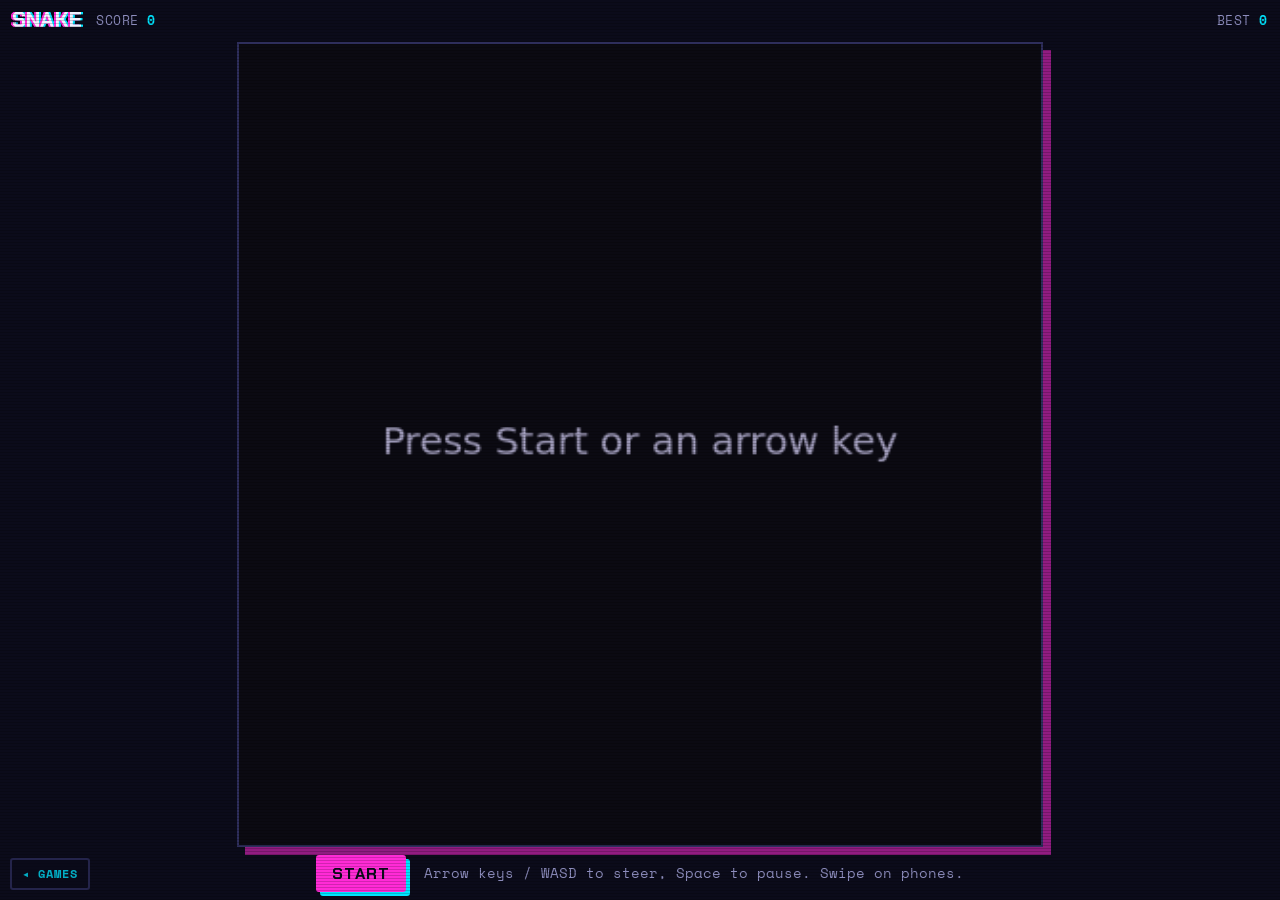
<file: games/snake/index.html>
<!doctype html>
<html lang="en">
<head>
<script src="../site-glue.js" data-game="snake"></script>
<style>[data-fs]{display:none!important}body{-webkit-user-select:none;user-select:none;-webkit-touch-callout:none}input,textarea{-webkit-user-select:text;user-select:text}</style>

<meta charset="utf-8">
<meta name="viewport" content="width=device-width,initial-scale=1,user-scalable=no,viewport-fit=cover">
<title>Snake: classic snake | Infinite Games</title><meta name="description" content="Eat, grow and don&#x27;t bite your tail. The classic, free in your browser."><link rel="canonical" href="https://grantdilli.github.io/games/snake/">
<link rel="stylesheet" href="fonts/fonts.css">
<link rel="stylesheet" href="style.css">
<style>
  main{max-width:420px;margin:0 auto;padding-block:24px 40px;display:grid;gap:12px;justify-items:center;text-align:center}
  h1{margin:0;font-family:var(--display);font-weight:400;color:var(--lime);font-size:2.4rem}
  .bar{display:flex;justify-content:space-between;width:100%;color:var(--muted);font-variant-numeric:tabular-nums}
  .bar b{color:var(--text)}
  canvas{background:#0b0a12;border:2px solid var(--line);border-radius:6px;width:100%;max-width:100%;aspect-ratio:1;touch-action:none}
  button{background:var(--lime);color:var(--bg);border:0;border-radius:6px;padding:10px 24px;font:400 1rem var(--display);cursor:pointer}
  .back{justify-self:start;color:var(--muted)}
  .hint{color:var(--muted);margin:0;font-size:.9rem}
</style>
<link rel="stylesheet" href="fs.css">
<script src="fs.js" defer></script>
</head>
<body>
<main class="fs">
  <header class="top">
    <h1>Snake</h1>
    <div class="bar"><span>Score <b id="score">0</b></span><span>Best <b id="best">0</b></span></div>
    <button class="fsbtn" data-fs aria-label="Full screen" hidden><svg viewBox="0 0 24 24" fill="none" stroke="currentColor" stroke-width="2.2" stroke-linecap="round" stroke-linejoin="round"><path d="M4 9V4h5M20 9V4h-5M4 15v5h5M20 15v5h-5"/></svg></button>
  </header>
  <div class="stage" style="--ar:1"><canvas id="c" width="420" height="420"></canvas></div>
  <footer class="dock">
    <button id="start">Start</button>
    <p class="hint">Arrow keys / WASD to steer, Space to pause. Swipe on phones.</p>
  </footer>
</main>
<script type="text/plain" data-pg-game>
const N=21,S=20,cv=document.getElementById('c'),ctx=cv.getContext('2d');
const scoreEl=document.getElementById('score'),bestEl=document.getElementById('best'),btn=document.getElementById('start');
let best=0;try{best=+localStorage.getItem('snakeBest')||0}catch(e){}
bestEl.textContent=best;
let snake,dir,queue,food,score,timer,paused,alive=false;
function reset(){snake=[{x:10,y:10},{x:9,y:10},{x:8,y:10}];dir={x:1,y:0};queue=[];score=0;scoreEl.textContent=0;placeFood();paused=false;alive=true}
function placeFood(){do{food={x:Math.floor(Math.random()*N),y:Math.floor(Math.random()*N)}}while(snake.some(p=>p.x===food.x&&p.y===food.y))}
function speed(){return Math.max(60,140-score*3)}
function tick(){
  if(!alive||paused)return;
  if(queue.length)dir=queue.shift();
  const h={x:snake[0].x+dir.x,y:snake[0].y+dir.y};
  if(h.x<0||h.y<0||h.x>=N||h.y>=N||snake.some(p=>p.x===h.x&&p.y===h.y))return over();
  snake.unshift(h);
  if(h.x===food.x&&h.y===food.y){score++;scoreEl.textContent=score;placeFood()}else snake.pop();
  draw();timer=setTimeout(tick,speed());
}
function over(){window.pgBreak&&pgBreak();alive=false;if(score>best){best=score;bestEl.textContent=best;try{localStorage.setItem('snakeBest',best)}catch(e){}}draw();
  ctx.fillStyle='rgba(0,0,0,.6)';ctx.fillRect(0,0,420,420);ctx.fillStyle='#fff';ctx.textAlign='center';
  ctx.font='bold 32px system-ui';ctx.fillText('Game over',210,200);ctx.font='18px system-ui';ctx.fillText('Score '+score,210,232);btn.textContent='Play again'}
function draw(){
  ctx.clearRect(0,0,420,420);
  ctx.fillStyle='#ff5c8a';ctx.beginPath();ctx.arc(food.x*S+S/2,food.y*S+S/2,S/2-2,0,7);ctx.fill();
  snake.forEach((p,i)=>{ctx.fillStyle=i?'#6ee7b7':'#a7f3d0';ctx.fillRect(p.x*S+1,p.y*S+1,S-2,S-2)});
}
function turn(x,y){const last=queue.length?queue[queue.length-1]:dir;if(last.x===-x&&last.y===-y||last.x===x&&last.y===y)return;if(queue.length<3)queue.push({x,y})}
function start(){clearTimeout(timer);reset();btn.textContent='Restart';draw();timer=setTimeout(tick,speed())}
btn.onclick=start;
const keys={ArrowUp:[0,-1],ArrowDown:[0,1],ArrowLeft:[-1,0],ArrowRight:[1,0],w:[0,-1],s:[0,1],a:[-1,0],d:[1,0]};
addEventListener('keydown',e=>{const k=keys[e.key.length===1?e.key.toLowerCase():e.key];
  if(k){e.preventDefault();if(!alive)start();turn(...k)}
  else if(e.key===' '){e.preventDefault();if(alive){paused=!paused;if(!paused)tick()}else start()}});
let tx,ty;cv.addEventListener('touchstart',e=>{tx=e.touches[0].clientX;ty=e.touches[0].clientY},{passive:true});
cv.addEventListener('touchend',e=>{const dx=e.changedTouches[0].clientX-tx,dy=e.changedTouches[0].clientY-ty;
  if(Math.max(Math.abs(dx),Math.abs(dy))<20){if(!alive)start();return}
  if(!alive)start();Math.abs(dx)>Math.abs(dy)?turn(Math.sign(dx),0):turn(0,Math.sign(dy))});
ctx.fillStyle='#a39fbe';ctx.textAlign='center';ctx.font='20px system-ui';ctx.fillText('Press Start or an arrow key',210,215);
</script>
</body>
</html>
</file>
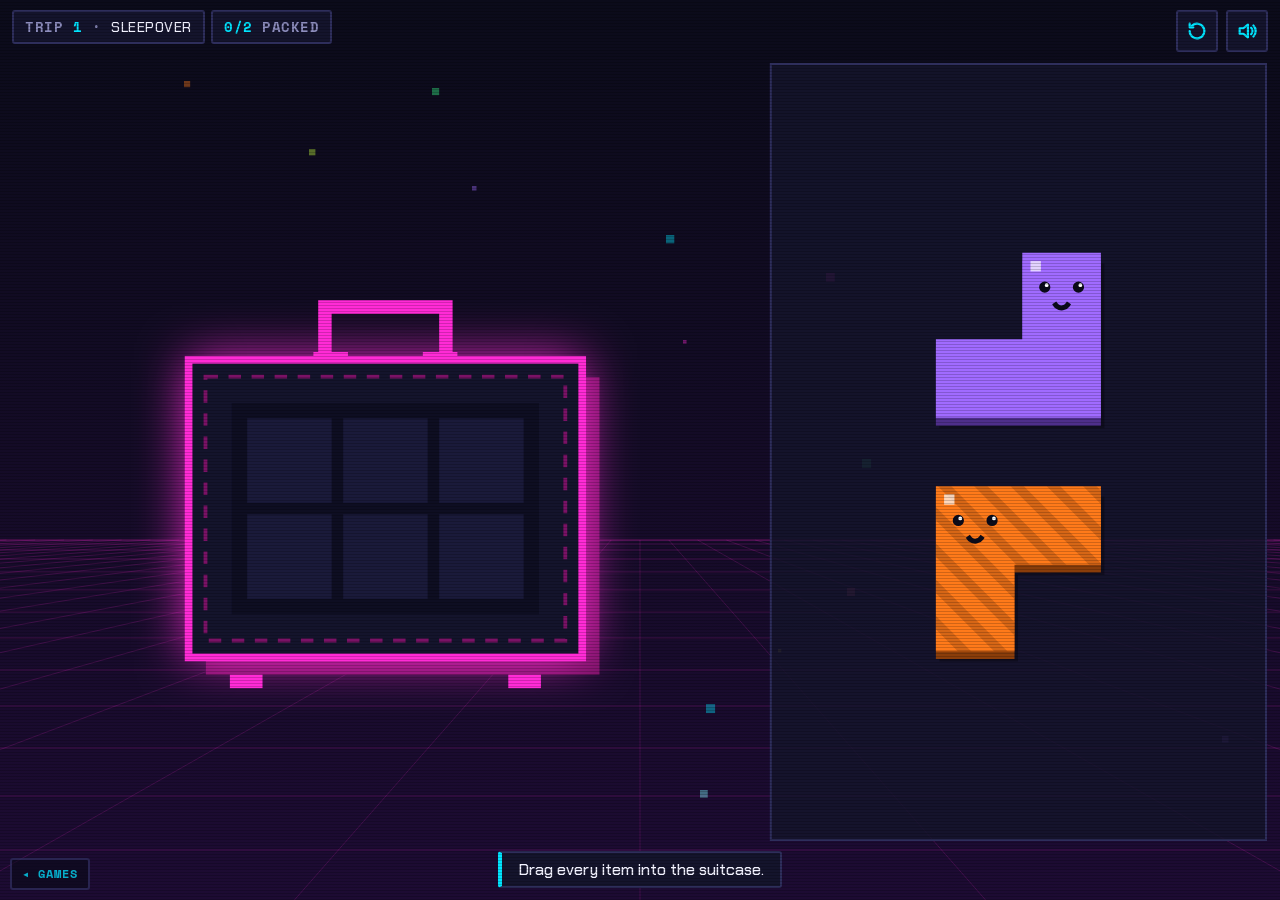
<file: games/snug-pack/index.html>
<!doctype html>
<html lang="en">
<head>
<script src="../site-glue.js" data-game="snug-pack"></script>
<meta charset="utf-8">
<meta name="viewport" content="width=device-width,initial-scale=1,user-scalable=no,viewport-fit=cover">
<title>Snug Pack: suitcase packing puzzle | Infinite Games</title><meta name="description" content="Drag, drop and turn every item until the whole suitcase fits. A calm packing puzzle with endless trips, free in your browser."><link rel="canonical" href="https://grantdilli.github.io/games/snug-pack/">
<link rel="stylesheet" href="fonts/fonts.css">
<style>
  /* Neon retro: dark ground, flat neon colors, hard edges, hard offset shadows, scanlines. */
  :root{--bg:#0b0b1a;--panel:#14142c;--line:#2e2e5c;--text:#f2f2ff;--muted:#8d8dbd;--pink:#ff2bd6;--cyan:#00e5ff;--yellow:#ffe14d;
    --display:"Chakra Petch",system-ui,sans-serif;--mono:"Space Mono",ui-monospace,monospace;color-scheme:dark}
  *{box-sizing:border-box}
  html,body{margin:0;height:100%;overflow:hidden;overscroll-behavior:none;background:var(--bg);color:var(--text);font-family:var(--display);
    -webkit-user-select:none;user-select:none;-webkit-touch-callout:none;-webkit-tap-highlight-color:transparent}
  body::after{content:"";position:fixed;inset:0;pointer-events:none;z-index:50;background:repeating-linear-gradient(0deg,rgba(0,0,0,.18) 0 1px,transparent 1px 3px)}
  canvas{position:fixed;inset:0;width:100%;height:100%;display:block;touch-action:none}
  .sr{position:absolute;width:1px;height:1px;overflow:hidden;clip:rect(0 0 0 0)}
  .hud{position:fixed;top:0;left:0;right:0;display:flex;justify-content:space-between;align-items:flex-start;gap:8px;pointer-events:none;
    padding:max(10px,env(safe-area-inset-top)) max(12px,env(safe-area-inset-right)) 0 max(12px,env(safe-area-inset-left))}
  .chips{display:flex;flex-wrap:wrap;gap:6px;min-width:0}
  .chip{background:var(--panel);color:var(--muted);font:700 .86rem var(--mono);text-transform:uppercase;letter-spacing:.04em;border:2px solid var(--line);border-radius:3px;padding:5px 11px;white-space:nowrap;font-variant-numeric:tabular-nums}
  .chip b{color:var(--cyan);font-weight:700}
  .chip #lname{color:var(--text);font-family:var(--display);font-weight:500}
  .icons{display:flex;gap:8px;flex:none}
  .hud button{pointer-events:auto}
  button{font:700 1.05rem var(--display);text-transform:uppercase;letter-spacing:.06em;border:0;cursor:pointer;border-radius:3px;transition:transform .06s,box-shadow .06s;color:inherit}
  button.icon{width:42px;height:42px;padding:0;display:grid;place-items:center;background:var(--panel);color:var(--cyan);border:2px solid var(--line)}
  button.icon:active{transform:translate(2px,2px)}
  button.icon svg{width:22px;height:22px}
  .tip{position:fixed;left:50%;transform:translateX(-50%);bottom:max(12px,env(safe-area-inset-bottom));max-width:calc(100% - 24px);width:max-content;margin:0;
    background:var(--panel);border:2px solid var(--line);border-left:4px solid var(--cyan);border-radius:3px;padding:6px 16px;pointer-events:none;font-weight:500;text-align:center;transition:opacity .4s}
  .tip:empty{opacity:0}
  .msg{position:fixed;inset:0;display:grid;place-content:center;justify-items:center;gap:12px;padding:16px;text-align:center;
    background:rgba(8,8,22,.72);opacity:0;pointer-events:none;transition:opacity .2s}
  .msg.on{opacity:1;pointer-events:auto}
  .msg h2{margin:0;font-family:var(--display);font-weight:700;color:var(--text);text-transform:uppercase;font-size:clamp(2.2rem,9vw,3.4rem);line-height:1;text-shadow:-3px 0 var(--pink),3px 0 var(--cyan)}
  .msg p{margin:0;color:var(--muted);font:400 1rem var(--mono)}
  .msg button{background:var(--pink);color:var(--bg);padding:13px 34px;font-size:1.2rem;box-shadow:5px 5px 0 var(--cyan);margin-top:8px}
  .msg button:active{transform:translate(4px,4px);box-shadow:1px 1px 0 var(--cyan)}
  .msg.on .card{animation:pop .2s steps(3,end)}
  .card{position:relative;display:grid;gap:10px;justify-items:center;background:var(--panel);border:2px solid var(--line);border-radius:3px;padding:26px 34px 30px;box-shadow:8px 8px 0 rgba(255,43,214,.85)}
  .card::before,.card::after{content:"";position:absolute;width:18px;height:18px;border:3px solid var(--cyan)}
  .card::before{top:-6px;left:-6px;border-right:0;border-bottom:0}.card::after{bottom:-6px;right:-6px;border-left:0;border-top:0}
  @keyframes pop{from{transform:translate(-6px,6px);opacity:0}to{transform:none;opacity:1}}
  @media (max-width:520px){.chip{padding:4px 9px;font-size:.78rem}.chip .nm{display:none}button.icon{width:38px;height:38px}.tip{font-size:.92rem;width:auto}}
  @media (prefers-reduced-motion:reduce){.msg.on .card{animation:none}}
</style>
</head>
<body>
<canvas id="c" aria-label="Suitcase packing puzzle"></canvas>
<header class="hud">
  <h1 class="sr">Snug Pack</h1>
  <div class="chips"><span class="chip">Trip <b id="lvl">1</b><span class="nm"> · <b id="lname"></b></span></span><span class="chip"><b id="cnt">0/0</b> packed</span></div>
  <div class="icons"><button class="icon" id="restart" aria-label="Unpack everything" title="Unpack everything"><svg viewBox="0 0 24 24" fill="none" stroke="currentColor" stroke-width="2.4" stroke-linecap="round" stroke-linejoin="round"><path d="M4 12a8 8 0 1 0 2.4-5.7"/><path d="M4 4v4h4"/></svg></button><button class="icon" id="snd" aria-label="Sound (M)" title="Sound (M)"></button></div>
</header>
<p class="tip" id="tip"></p>
<div class="msg" id="msg"><div class="card"><h2 id="mt"></h2><p id="mp"></p><button id="mb"></button></div></div>
<script type="text/plain" data-pg-game>
const cv=document.getElementById('c'),ctx=cv.getContext('2d'),$=id=>document.getElementById(id);
const TAU=Math.PI*2,touchy=matchMedia('(pointer:coarse)').matches;
function rng(seed){let a=seed>>>0;return()=>{a=a+0x6D2B79F5|0;let t=Math.imul(a^a>>>15,1|a);t=t+Math.imul(t^t>>>7,61|t)^t;return((t^t>>>14)>>>0)/4294967296}}
const ease=t=>1-Math.pow(1-t,3);

// ---- looks ----
const THEMES=[
  {body:'#ff2bd6',dark:'#7a1266',lining:'#0e0e22',slot:'#1a1a3a',bg:['#0b0b1a','#1d0b33']},
  {body:'#00e5ff',dark:'#006a78',lining:'#0b1220',slot:'#152a3a',bg:['#06101f','#0a2a36']},
  {body:'#a06bff',dark:'#4a2c86',lining:'#0e0c22',slot:'#1e1a44',bg:['#0b0b1a','#20104a']},
  {body:'#39ff8a',dark:'#127a40',lining:'#0a140f',slot:'#16301e',bg:['#07130e','#0e2a1c']},
  {body:'#ff7a1a',dark:'#7e380a',lining:'#140b12',slot:'#2b1530',bg:['#160a1c','#3a1230']},
  {body:'#ffe14d',dark:'#7e6a12',lining:'#12100a',slot:'#2a2412',bg:['#0b0b1a','#2a2210']},
];
const PC=[['#ff2bd6','#8a1474'],['#ffe14d','#8a7414'],['#39ff8a','#167a44'],['#00e5ff','#00707e'],['#a06bff','#4e2f8a'],['#ff7a1a','#8a3d0a'],['#c6ff3d','#5e7a14'],['#ff5c8a','#8a2a44'],['#7df9ff','#2e7a80']];
const NAMES=['Sleepover','Beach Day','Picnic','Camping','Ski Trip',"Grandma's House",'Road Trip','Island Hop','City Break','Theme Park','Lake Cabin','Desert Camp','Cruise','Safari','Space Camp','Treehouse','Snow Fort','Rainforest','Mountain Hut','Festival','Lighthouse','Hot Springs','Moon Base','Hot Air Balloon'];

// ---- levels: every suitcase is cut into pieces, so a perfect fit always exists ----
// [width, height, smallest piece, largest piece, blocked cells (already packed)]
const SPECS=[[3,2,3,3,0],[3,3,3,3,0],[4,3,3,4,0],[4,4,3,4,0],[5,3,3,4,0],[5,4,3,4,0],[4,4,2,5,1],[5,5,3,4,1],[6,4,3,5,0],[6,5,3,5,2],
  [5,5,4,5,0],[6,6,3,5,2],[7,4,3,5,0],[7,5,4,5,1],[6,6,4,5,0],[7,6,3,5,2],[8,5,4,5,0],[7,7,3,5,3],[8,6,4,5,2],[8,7,4,5,0]];
function boxOK(cells,w){let x0=99,x1=-1,y0=99,y1=-1;for(const i of cells){const x=i%w,y=i/w|0;x0=Math.min(x0,x);x1=Math.max(x1,x);y0=Math.min(y0,y);y1=Math.max(y1,y)}return x1-x0<3&&y1-y0<3}
function tryGen(w,h,mn,mx,blk,r){
  const N=w*h,open=Array(N).fill(1),id=Array(N).fill(-1),regs=[];
  for(let i=0;i<blk;i++)open[r()*N|0]=0;
  const nb=i=>{const x=i%w,o=[];if(x>0)o.push(i-1);if(x<w-1)o.push(i+1);if(i>=w)o.push(i-w);if(i<N-w)o.push(i+w);return o};
  const free=i=>open[i]&&id[i]<0,deg=i=>nb(i).filter(free).length;
  for(;;){
    let best=-1,bd=99;for(let i=0;i<N;i++)if(free(i)){const d=deg(i)+r()*.6;if(d<bd){bd=d;best=i}}
    if(best<0)break;
    const k=regs.length,target=mn+(r()*(mx-mn+1)|0),reg=[best];id[best]=k;
    while(reg.length<target){
      const fr=[];reg.forEach(c=>nb(c).forEach(j=>{if(free(j)&&!fr.includes(j)&&boxOK(reg.concat(j),w))fr.push(j)}));
      if(!fr.length)break;
      const sc=fr.map(j=>[j,deg(j)+r()*1.6]).sort((a,b)=>a[1]-b[1]);
      id[sc[0][0]]=k;reg.push(sc[0][0]);
    }
    regs.push(reg);
  }
  for(let k=0;k<regs.length;k++){const reg=regs[k];if(!reg||reg.length>=mn)continue;let done=false;
    for(const c of reg){for(const j of nb(c)){const o=id[j];
      if(o>=0&&o!==k&&regs[o]&&regs[o].length+reg.length<=mx&&boxOK(regs[o].concat(reg),w)){regs[o]=regs[o].concat(reg);reg.forEach(c=>id[c]=o);regs[k]=null;done=true;break}}if(done)break}
    if(!done)return null}
  const out=regs.filter(Boolean);
  if(out.length<2)return null;
  return {w,h,open,shapes:out.map(g=>norm(g.map(i=>[i%w,i/w|0]))),at:out.map(g=>[Math.min(...g.map(i=>i%w)),Math.min(...g.map(i=>i/w|0))])};
}
function norm(c){const x0=Math.min(...c.map(p=>p[0])),y0=Math.min(...c.map(p=>p[1]));return c.map(p=>[p[0]-x0,p[1]-y0]).sort((a,b)=>a[1]-b[1]||a[0]-b[0])}
function rot(c){return norm(c.map(([x,y])=>[-y,x]))}
function makeLevel(n){
  const seed=4242+n*977;let spec=SPECS[n];
  if(!spec){const r=rng(seed);spec=[6+(r()*3|0),5+(r()*3|0),3+(r()*2|0),5,r()*4|0]}
  for(let a=0;a<600;a++){const r=rng(seed+a*7919),L=tryGen(...spec,r);
    if(L){L.r=r;return L}}
  return {w:2,h:2,open:[1,1,1,1],shapes:[[[0,0],[1,0]],[[0,0],[1,0]]],at:[[0,0],[0,1]],r:rng(1)};
}

// ---- sound: soft, cushioned, all synthesised ----
const SND={on:true,ctx:null};
try{SND.on=localStorage.getItem('snugSound')!=='off'}catch(e){}
function audio(){
  if(!SND.on||!SND.armed)return null;
  if(!SND.ctx){try{const C=window.AudioContext||window.webkitAudioContext,a=new C();SND.ctx=a;
    const comp=a.createDynamicsCompressor();comp.threshold.value=-20;comp.ratio.value=3;comp.connect(a.destination);
    const warm=a.createBiquadFilter();warm.type='lowpass';warm.frequency.value=7000;warm.connect(comp);
    SND.out=a.createGain();SND.out.gain.value=.8;SND.out.connect(warm);
    const len=a.sampleRate*2|0,ir=a.createBuffer(2,len,a.sampleRate);
    for(let ch=0;ch<2;ch++){const d=ir.getChannelData(ch);for(let i=0;i<len;i++)d[i]=(Math.random()*2-1)*Math.pow(1-i/len,3.4)}
    const cvl=a.createConvolver();cvl.buffer=ir;const lp=a.createBiquadFilter();lp.type='lowpass';lp.frequency.value=2800;
    SND.rev=a.createGain();SND.rev.gain.value=.4;SND.rev.connect(cvl);cvl.connect(lp);lp.connect(SND.out);
    const nb=a.createBuffer(1,a.sampleRate,a.sampleRate),d=nb.getChannelData(0);for(let i=0;i<d.length;i++)d[i]=Math.random()*2-1;SND.nb=nb;
    if(a.state==='suspended'&&!document.hidden)a.resume();
  }catch(e){SND.on=false;return null}}
  return SND.ctx}
function out(a,g,rev){g.connect(SND.out);if(rev){const s=a.createGain();s.gain.value=rev;g.connect(s);s.connect(SND.rev)}}
function tone(f,o={}){const a=audio();if(!a)return;const {type='sine',t=0,at=.006,d=.3,g=.2,f2,sl=.08,rev=0}=o;
  const t0=a.currentTime+t,osc=a.createOscillator(),G=a.createGain();osc.type=type;
  osc.frequency.setValueAtTime(f,t0);if(f2)osc.frequency.exponentialRampToValueAtTime(f2,t0+sl);
  G.gain.setValueAtTime(0,t0);G.gain.linearRampToValueAtTime(g,t0+at);G.gain.exponentialRampToValueAtTime(.0001,t0+at+d);
  osc.connect(G);out(a,G,rev);osc.start(t0);osc.stop(t0+at+d+.05)}
function hiss(o={}){const a=audio();if(!a)return;const {type='bandpass',t=0,at=.003,d=.1,g=.1,f=2000,f2,q=1,rev=0}=o;
  const t0=a.currentTime+t,src=a.createBufferSource(),F=a.createBiquadFilter(),G=a.createGain();
  src.buffer=SND.nb;F.type=type;F.Q.value=q;F.frequency.setValueAtTime(f,t0);if(f2)F.frequency.exponentialRampToValueAtTime(f2,t0+at+d);
  G.gain.setValueAtTime(0,t0);G.gain.linearRampToValueAtTime(g,t0+at);G.gain.exponentialRampToValueAtTime(.0001,t0+at+d);
  src.connect(F);F.connect(G);out(a,G,rev);src.start(t0,Math.random()*.6);src.stop(t0+at+d+.05)}
const PENT=[0,2,4,7,9];
const note=n=>392*Math.pow(2,(PENT[n%5]+12*Math.floor(n/5))/12);
const jit=()=>1+(Math.random()-.5)*.06;
const sfx={
  pick(k){const f=(520+(k%5)*45)*jit();tone(f*1.45,{f2:f*.85,sl:.07,d:.11,g:.2});hiss({f:3800,q:2.5,d:.025,g:.05});tone(f*2.9,{d:.04,g:.025,t:.012})},
  appear(k){const f=(640+(k%6)*60)*jit();tone(f,{f2:f*1.5,sl:.06,d:.09,g:.09,rev:.25})},
  tick(){hiss({f:4400*jit(),q:3.5,d:.016,g:.04});tone(2300*jit(),{d:.018,g:.012})},
  turn(){hiss({f:600,f2:2600,q:1.3,at:.05,d:.13,g:.11});tone(780*jit(),{f2:1040,sl:.05,d:.08,g:.05,t:.05,rev:.2})},
  place(n){const j=jit();tone(150*j,{f2:58,sl:.14,d:.2,g:.4});hiss({type:'lowpass',f:1300,f2:280,d:.15,g:.16});
    const f=note(Math.min(n,14));tone(f,{type:'triangle',t:.025,d:.8,g:.11,rev:.55});tone(f*2,{t:.025,d:.45,g:.035,rev:.5})},
  nope(){tone(300,{type:'triangle',f2:250,sl:.1,d:.12,g:.09});tone(250,{type:'triangle',f2:205,sl:.1,t:.12,d:.15,g:.07})},
  whoosh(){hiss({type:'lowpass',f:1900,f2:260,at:.05,d:.26,g:.08})},
  unpack(){for(let i=0;i<6;i++)hiss({type:'lowpass',f:1500,f2:300,t:i*.05,at:.03,d:.15,g:.05})},
  zip(dur){const n=28;for(let i=0;i<n;i++){const t=dur*(1-Math.pow(1-i/n,1.5));hiss({t,f:2400+i*90,q:5,d:.011,g:.07})}
    hiss({f:1400,f2:4200,q:2,at:dur*.85,d:dur*.2,g:.035})},
  clack(){tone(430,{type:'triangle',f2:300,sl:.05,d:.1,g:.14});hiss({f:2200,q:1,d:.04,g:.08});tone(110,{f2:60,sl:.1,d:.2,g:.3})},
  chime(){[0,4,7,12,16].forEach((s,i)=>{const f=523.25*Math.pow(2,s/12);tone(f,{t:i*.09,d:1.5,g:.1,rev:.8});tone(f*2.01,{t:i*.09,d:.7,g:.025,rev:.8})});
    [261.63,329.63,392].forEach(f=>tone(f,{type:'triangle',at:.35,d:2.2,g:.035,rev:.7}))},
};
function setSound(on,init){SND.on=on;try{localStorage.setItem('snugSound',on?'on':'off')}catch(e){}
  $('snd').innerHTML=on?'<svg viewBox="0 0 24 24" fill="none" stroke="currentColor" stroke-width="2.4" stroke-linecap="round" stroke-linejoin="round"><path d="M4 9v6h4l5 4V5L8 9z"/><path d="M16.5 8.5a5 5 0 0 1 0 7M19 6a8.5 8.5 0 0 1 0 12"/></svg>':'<svg viewBox="0 0 24 24" fill="none" stroke="currentColor" stroke-width="2.4" stroke-linecap="round" stroke-linejoin="round"><path d="M4 9v6h4l5 4V5L8 9z"/><path d="M17 9l5 6M22 9l-5 6"/></svg>';
  $('snd').setAttribute('aria-pressed',on);if(SND.ctx){try{on?SND.ctx.resume():SND.ctx.suspend()}catch(e){}}else if(on&&!init)audio()}

// ---- state ----
let save={lvl:0};
try{Object.assign(save,JSON.parse(localStorage.getItem('snugSave'))||{})}catch(e){}
function persist(){try{localStorage.setItem('snugSave',JSON.stringify(save))}catch(e){}}
let li=0,L,theme,pieces=[],occ=[],drag=null,ghost=null,win=null,overlay=false,fx=[],bubbles=[],W=0,H=0,DPR=1,cs=40,bx=0,by=0,ts=30,trayR=null,clock=0,started=false;

function dims(c){return[Math.max(...c.map(p=>p[0]))+1,Math.max(...c.map(p=>p[1]))+1]}
function faceCell(c){const [w,h]=dims(c),cx=(w-1)/2,cy=(h-1)/2;let b=c[0],bd=1e9;for(const p of c){const d=(p[0]-cx)**2+(p[1]-cy)**2*1.01;if(d<bd){bd=d;b=p}}return b}
function load(i){
  li=i;save.lvl=i;persist();L=makeLevel(i);theme=THEMES[i%THEMES.length];const r=L.r;
  const cols=PC.map((_,k)=>k).sort(()=>r()-.5);
  pieces=L.shapes.map((c,k)=>{let cells=c;if(i>0){const n=r()*4|0;for(let j=0;j<n;j++)cells=rot(cells)}
    return {sol:c,at:L.at[k],cells,face:faceCell(cells),col:PC[cols[k%cols.length]],pat:(k+i)%4,placed:false,gx:0,gy:0,x:0,y:0,s:0,ang:0,bounce:0,wob:0,appear:-k*.07-.15,blink:2+r()*4,k}});
  pieces.sort(()=>r()-.5);pieces.forEach((p,k)=>p.slot=k);
  occ=Array(L.w*L.h).fill(-1);drag=null;ghost=null;win=null;fx=[];
  bubbles=Array.from({length:14},(_,k)=>({x:Math.random(),y:Math.random(),r:.04+Math.random()*.09,v:.004+Math.random()*.01,c:k%PC.length}));
  const T=[touchy?'Drag every item into the suitcase.':'Drag every item into the suitcase.',
    touchy?'Tap an item to turn it.':'Click an item to turn it. Right-click or Space turns it while you drag.',
    touchy?'Tip: tap with a second finger to turn while dragging.':'Tip: the mouse wheel turns the item you are holding.'];
  $('tip').textContent=T[i]||'';
  layout(true);hideMsg();ui();
}
function layout(snap){
  DPR=Math.min(devicePixelRatio||1,2);W=innerWidth;H=innerHeight;cv.width=Math.round(W*DPR);cv.height=Math.round(H*DPR);
  const top=Math.max(64,parseFloat(getComputedStyle(document.querySelector('.hud')).paddingTop)+52),m=14,tipH=$('tip').textContent?46:12;
  const land=W>H*1.08;let A,T;
  if(land){const aw=(W-3*m)*.6;A={x:m,y:top,w:aw,h:H-top-m};T={x:2*m+aw,y:top,w:W-3*m-aw,h:H-top-tipH-m}}
  else{const ah=(H-top-tipH)*.55;A={x:m,y:top,w:W-2*m,h:ah};T={x:m,y:top+ah+6,w:W-2*m,h:H-top-ah-tipH-12}}
  cs=Math.min(A.w/(L.w+1.3),A.h/(L.h+2.1),96);
  bx=A.x+(A.w-L.w*cs)/2;by=A.y+(A.h-L.h*cs)/2+cs*.35;
  // tray: one square slot per item so turning never overflows
  const U=Math.max(...pieces.map(p=>Math.max(...dims(p.cells))))+.7,n=pieces.length;let best=0,bc=1;
  for(let c=1;c<=n;c++){const rws=Math.ceil(n/c),s=Math.min(T.w/c,T.h/rws);if(s>best){best=s;bc=c}}
  ts=Math.min(best/U,cs*.9);const slot=ts*U,rws=Math.ceil(n/bc);
  trayR={x:T.x,y:T.y,w:T.w,h:T.h,ox:T.x+(T.w-slot*bc)/2,oy:T.y+(T.h-slot*rws)/2,slot,cols:bc,rws};
  pieces.forEach(p=>{const t=target(p);if(snap||p.s===0){p.x=t.x;p.y=t.y;p.s=t.s}});
}
function slotC(p){const r=trayR,c=p.slot%r.cols,rw=p.slot/r.cols|0;const lastN=pieces.length-(r.rws-1)*r.cols,shift=rw===r.rws-1?(r.cols-lastN)*r.slot/2:0;
  return[r.ox+(c+.5)*r.slot+shift,r.oy+(rw+.5)*r.slot]}
function target(p){
  if(drag&&drag.p===p)return{x:drag.px-drag.u*cs,y:drag.py-drag.v*cs-drag.lift,s:cs};
  if(p.placed)return{x:bx+p.gx*cs,y:by+p.gy*cs,s:cs};
  const [w,h]=dims(p.cells),[cx,cy]=slotC(p);return{x:cx-w*ts/2,y:cy-h*ts/2,s:ts};
}
function fits(p,gx,gy,cells=p.cells){for(const [x,y] of cells){const X=gx+x,Y=gy+y;if(X<0||Y<0||X>=L.w||Y>=L.h)return false;const i=Y*L.w+X;if(!L.open[i]||(occ[i]>=0&&occ[i]!==p.k))return false}return true}
function setOcc(p,on){for(const [x,y] of p.cells)occ[(p.gy+y)*L.w+p.gx+x]=on?p.k:-1}
function snapSpot(p){const t=target(p),fx=(t.x-bx)/cs,fy=(t.y-by)/cs,rx=Math.round(fx),ry=Math.round(fy);
  const [w,h]=dims(p.cells),cx=t.x+w*cs/2,cy=t.y+h*cs/2,mg=cs*.9;
  if(cx<bx-mg||cy<by-mg||cx>bx+L.w*cs+mg||cy>by+L.h*cs+mg)return null;
  let best=null,bd=1e9;
  for(let dy=-1;dy<=1;dy++)for(let dx=-1;dx<=1;dx++){const gx=rx+dx,gy=ry+dy;if(!fits(p,gx,gy))continue;const d=(gx-fx)**2+(gy-fy)**2;if(d<bd&&d<1.3){bd=d;best={gx,gy}}}
  return best}
const packed=()=>pieces.filter(p=>p.placed).length;
function ui(){$('lvl').textContent=li+1;$('lname').textContent=NAMES[li%NAMES.length];$('cnt').textContent=packed()+'/'+pieces.length}

// ---- input ----
function hit(x,y){
  const list=[...pieces].filter(p=>p.appear>=1&&!(drag&&drag.p===p)).sort((a,b)=>(b.placed?0:1)-(a.placed?0:1));
  for(const p of list){
    if(!p.placed){const [cx,cy]=slotC(p),h=trayR.slot/2;if(Math.abs(x-cx)<h&&Math.abs(y-cy)<h)return p}
    else for(const [a,b] of p.cells){const X=p.x+a*p.s,Y=p.y+b*p.s;if(x>=X&&y>=Y&&x<X+p.s&&y<Y+p.s)return p}
  }return null}
let press=null;
const arm=()=>{if(!SND.armed){SND.armed=true;audio()}};
addEventListener('pointerdown',arm,true);addEventListener('keydown',arm,true);
cv.addEventListener('pointerdown',e=>{
  if(overlay||win)return;
  if(drag){if(e.pointerId!==drag.id){turnHeld();}return}
  const p=hit(e.clientX,e.clientY);if(!p)return;
  if(e.button===2){turn(p);return}
  cv.setPointerCapture(e.pointerId);
  press={p,id:e.pointerId,x:e.clientX,y:e.clientY,type:e.pointerType};
});
cv.addEventListener('pointermove',e=>{
  if(drag&&e.pointerId===drag.id){if(e.button===2)turnHeld();drag.px=e.clientX;drag.py=e.clientY;updGhost();return}
  if(press&&e.pointerId===press.id&&Math.hypot(e.clientX-press.x,e.clientY-press.y)>7)startDrag(e);
});
function startDrag(e){
  const p=press.p;press=null;
  // keep the grabbed spot of the item under the pointer
  let u=(e.clientX-p.x)/p.s,v=(e.clientY-p.y)/p.s;const [w,h]=dims(p.cells);
  if(!p.placed){u=Math.max(.3,Math.min(w-.3,u));v=Math.max(.3,Math.min(h-.3,v))}
  if(p.placed){setOcc(p,false);p.placed=false}
  drag={p,id:e.pointerId,px:e.clientX,py:e.clientY,u,v,lift:0,touch:e.pointerType==='touch'};
  sfx.pick(p.k);$('tip').classList.add('dim');updGhost();ui();
}
function endDrag(){
  const d=drag,p=d.p;drag=null;const g=ghost;ghost=null;
  if(g){p.placed=true;p.gx=g.gx;p.gy=g.gy;setOcc(p,true);p.bounce=1;const n=packed();sfx.place(n-1);
    if(navigator.vibrate&&d.touch)try{navigator.vibrate(8)}catch(e){}
    puff(p);ui();if(n===pieces.length)finish()}
  else{const [w,h]=dims(p.cells),cx=p.x+w*p.s/2,cy=p.y+h*p.s/2;
    if(cx>bx&&cy>by&&cx<bx+L.w*cs&&cy<by+L.h*cs){sfx.nope();p.wob=1}else sfx.whoosh();ui()}
}
cv.addEventListener('pointerup',e=>{
  if(drag&&e.pointerId===drag.id){endDrag();return}
  if(press&&e.pointerId===press.id){const p=press.p;press=null;turn(p)}
});
cv.addEventListener('pointercancel',e=>{if(drag&&e.pointerId===drag.id){ghost=null;endDrag()}press=null});
cv.addEventListener('contextmenu',e=>e.preventDefault());
let lastWheel=0;
cv.addEventListener('wheel',e=>{e.preventDefault();if(drag&&clock-lastWheel>.18){lastWheel=clock;turnHeld()}},{passive:false});
addEventListener('keydown',e=>{const k=e.key.toLowerCase();
  if((k===' '||k==='r')&&drag){e.preventDefault();turnHeld()}
  else if(k==='m')setSound(!SND.on);
  else if((k==='enter'||k===' ')&&overlay){e.preventDefault();$('mb').click()}});
function turnHeld(){
  const d=drag,p=d.p;const [w]=dims(p.cells);
  // rotate the grab point with the item so it stays under the finger
  const nu=(p.cells.reduce((m,c)=>Math.max(m,c[1]),0)+1)-d.v,nv=d.u;
  p.cells=rot(p.cells);p.face=faceCell(p.cells);d.u=nu;d.v=nv;p.ang=-TAU/4;
  const t=target(p);p.x=t.x;p.y=t.y;sfx.turn();updGhost();
}
function turn(p){
  if(!p.placed){p.cells=rot(p.cells);p.face=faceCell(p.cells);p.ang=-TAU/4;const t=target(p);p.x=t.x;p.y=t.y;sfx.turn();return}
  const [w,h]=dims(p.cells),cx=p.gx+w/2,cy=p.gy+h/2,nc=rot(p.cells),[nw,nh]=dims(nc);
  setOcc(p,false);const cand=[];
  for(let dy=-2;dy<=2;dy++)for(let dx=-2;dx<=2;dx++){const gx=Math.round(cx-nw/2)+dx,gy=Math.round(cy-nh/2)+dy;cand.push([gx,gy,(gx+nw/2-cx)**2+(gy+nh/2-cy)**2])}
  cand.sort((a,b)=>a[2]-b[2]);const ok=cand.find(c=>c[2]<=1.6&&fits(p,c[0],c[1],nc));
  if(ok){p.cells=nc;p.face=faceCell(nc);p.gx=ok[0];p.gy=ok[1];p.ang=-TAU/4;const t=target(p);p.x=t.x;p.y=t.y;setOcc(p,true);sfx.turn()}
  else{setOcc(p,true);p.wob=1;sfx.nope()}
}
let lastGhost='';
function updGhost(){ghost=drag?snapSpot(drag.p):null;const key=ghost?ghost.gx+','+ghost.gy+','+drag.p.cells.join():'';if(key&&key!==lastGhost)sfx.tick();lastGhost=key}

$('restart').onclick=()=>{if(overlay||win||drag)return;let any=false;pieces.forEach(p=>{if(p.placed){setOcc(p,false);p.placed=false;any=true}});if(any)sfx.unpack();ui()};
$('snd').onclick=()=>setSound(!SND.on);setSound(SND.on,true);
function showMsg(t,p,label,fn){overlay=true;$('mt').textContent=t;$('mp').textContent=p;const b=$('mb');b.textContent=label;b.onclick=()=>{audio();fn()};$('msg').classList.add('on');setTimeout(()=>b.focus({preventScroll:true}),50)}
function hideMsg(){overlay=false;$('msg').classList.remove('on')}
function finish(){
  win={t:-.35};window.pgBreak&&pgBreak();
  save.lvl=li+1;persist();
}
const CHEERS=['All packed!','So snug!','Perfect fit!','Zipped up!','Cozy!','Nice packing!'];

// ---- drawing ----
function rr(x,y,w,h,r){ctx.rect(x,y,w,h)} // sharp corners everywhere
function shape(cells,s){const g=s*.045,r=s*.3,set=new Set(cells.map(c=>c+''));const has=(x,y)=>set.has(x+','+y);
  ctx.beginPath();
  for(const [x,y] of cells){rr(x*s+g,y*s+g,s-2*g,s-2*g,r);
    if(has(x+1,y))ctx.rect(x*s+s/2,y*s+g,s,s-2*g);
    if(has(x,y+1))ctx.rect(x*s+g,y*s+s/2,s-2*g,s);
    if(has(x+1,y)&&has(x,y+1)&&has(x+1,y+1))ctx.rect(x*s+s/2,y*s+s/2,s,s)}}
function drawPiece(p,now){
  const s=p.s,[w,h]=dims(p.cells),held=drag&&drag.p===p,ap=Math.min(1,Math.max(0,p.appear));if(ap<=0)return;
  ctx.save();
  let pvx=p.x+w*s/2,pvy=p.y+h*s/2;if(held){pvx=drag.px;pvy=drag.py-drag.lift}
  ctx.translate(pvx,pvy);
  const b=p.bounce,sq=b*Math.cos(b*12)*.14,pop=ap<1?1.12*Math.sin(ap*Math.PI/2)+(1-ap)*0:1;
  const sc=(held?1.06:1)*(ap<1?ease(ap)*(1+.25*Math.sin(ap*Math.PI)):1);
  ctx.rotate(p.ang+Math.sin(now*38)*p.wob*.14);ctx.scale(sc*(1+sq),sc*(1-sq));ctx.translate(-pvx,-pvy);
  ctx.translate(p.x,p.y);
  const dep=s*.09;
  if(held||!p.placed){ctx.save();ctx.translate(s*(held?.14:.04),s*(held?.34:.12));shape(p.cells,s);ctx.fillStyle=held?'rgba(0,0,0,.5)':'rgba(0,0,0,.3)';ctx.fill();ctx.restore()}
  ctx.save();ctx.translate(0,dep);shape(p.cells,s);ctx.fillStyle=p.col[1];ctx.fill();ctx.restore();
  shape(p.cells,s);ctx.fillStyle=p.col[0];ctx.fill();
  ctx.save();ctx.clip();
  ctx.fillStyle='rgba(0,0,0,.18)';ctx.strokeStyle='rgba(0,0,0,.16)';
  if(p.pat===1){ctx.lineWidth=s*.11;ctx.beginPath();for(let i=-h;i<w+h;i+=.42){ctx.moveTo(i*s,0);ctx.lineTo((i+h)*s,h*s)}ctx.stroke()}
  else if(p.pat===2){for(let y=0;y<h*3;y++)for(let x=0;x<w*3;x++){ctx.fillRect((x+.5+(y%2)*.5)*s/3-s*.045,(y+.5)*s/3-s*.045,s*.09,s*.09)}}
  else if(p.pat===3){ctx.fillStyle='rgba(0,0,0,.12)';for(let y=0;y<h*2;y++)for(let x=0;x<w*2;x++)if((x+y)%2)ctx.fillRect(x*s/2,y*s/2,s/2,s/2)}
  // pixel highlight
  ctx.fillStyle='rgba(255,255,255,.7)';const c0=p.cells[0];ctx.fillRect(c0[0]*s+s*.14,c0[1]*s+s*.14,s*.12,s*.12);
  ctx.restore();
  // face
  const fx=(p.face[0]+.5)*s,fy=(p.face[1]+.52)*s,z=s*1.3;ctx.fillStyle='#0b0b1a';ctx.strokeStyle='#0b0b1a';ctx.lineCap='square';ctx.lineWidth=Math.max(1.5,z*.045);
  const blink=((now+p.k*1.7)%p.blink)<.13,happy=held||(win&&win.t>0),ex=z*.15,ey=fy-z*.06;
  if(happy){ctx.beginPath();ctx.arc(fx-ex,ey+z*.02,z*.05,Math.PI*1.1,Math.PI*1.9);ctx.moveTo(fx+ex+z*.05*Math.cos(Math.PI*1.1),ey+z*.02+z*.05*Math.sin(Math.PI*1.1));ctx.arc(fx+ex,ey+z*.02,z*.05,Math.PI*1.1,Math.PI*1.9);ctx.stroke()}
  else if(blink){ctx.beginPath();ctx.moveTo(fx-ex-z*.04,ey);ctx.lineTo(fx-ex+z*.04,ey);ctx.moveTo(fx+ex-z*.04,ey);ctx.lineTo(fx+ex+z*.04,ey);ctx.stroke()}
  else{ctx.beginPath();ctx.arc(fx-ex,ey,z*.05,0,TAU);ctx.arc(fx+ex,ey,z*.05,0,TAU);ctx.fill();
    ctx.fillStyle='#fff';ctx.beginPath();ctx.arc(fx-ex+z*.017,ey-z*.018,z*.017,0,TAU);ctx.arc(fx+ex+z*.017,ey-z*.018,z*.017,0,TAU);ctx.fill();ctx.fillStyle='#0b0b1a'}
  if(held){ctx.beginPath();ctx.ellipse(fx,fy+z*.1,z*.055,z*.05,0,0,TAU);ctx.fill()}
  else{ctx.beginPath();ctx.arc(fx,fy+z*.06,z*.065,.2*Math.PI,.8*Math.PI);ctx.stroke()}
  ctx.restore();
}
function suitcase(now){
  const bw=L.w*cs,bh=L.h*cs,pad=cs*.55,X=bx-pad,Y=by-pad,BW=bw+2*pad,BH=bh+2*pad,R=cs*.6,t=theme;
  // ground shadow, wheels, handle
  ctx.fillStyle=t.body;for(const wx of [X+R,X+BW-R])ctx.fillRect(wx-cs*.17,Y+BH+cs*.02,cs*.34,cs*.3);
  const hw=Math.min(bw*.42,cs*2.6),hx=X+BW/2-hw/2;ctx.strokeStyle=t.body;ctx.lineWidth=cs*.14;ctx.lineJoin='miter';
  ctx.beginPath();rr(hx,Y-cs*.55,hw,cs*.75,cs*.3);ctx.stroke();
  ctx.fillStyle=t.body;ctx.beginPath();rr(hx-cs*.12,Y-cs*.08,cs*.36,cs*.2,cs*.08);rr(hx+hw-cs*.24,Y-cs*.08,cs*.36,cs*.2,cs*.08);ctx.fill();
  // body
  ctx.fillStyle=t.dark;ctx.fillRect(X+cs*.18,Y+cs*.18,BW,BH);
  ctx.save();ctx.shadowColor=t.body;ctx.shadowBlur=cs*.5;ctx.fillStyle='#14142c';ctx.fillRect(X,Y,BW,BH);ctx.restore();
  ctx.strokeStyle=t.body;ctx.lineWidth=Math.max(2,cs*.08);ctx.strokeRect(X,Y,BW,BH);
  ctx.save();ctx.setLineDash([cs*.13,cs*.11]);ctx.lineWidth=Math.max(1.5,cs*.04);ctx.strokeStyle=t.dark;
  ctx.beginPath();rr(X+pad*.32,Y+pad*.32,BW-pad*.64,BH-pad*.64,R*.7);ctx.stroke();ctx.restore();
  // lining and cells
  ctx.fillStyle=t.lining;ctx.beginPath();rr(bx-cs*.1,by-cs*.1,bw+cs*.2,bh+cs*.2,cs*.32);ctx.fill();
  for(let y=0;y<L.h;y++)for(let x=0;x<L.w;x++){const i=y*L.w+x,X0=bx+x*cs,Y0=by+y*cs;
    if(L.open[i]){ctx.fillStyle=t.slot;ctx.fillRect(X0+cs*.06,Y0+cs*.06,cs*.88,cs*.88)}
    else{ // a plush pillow already packed
      ctx.fillStyle=t.dark;ctx.beginPath();rr(X0+cs*.05,Y0+cs*.1,cs*.9,cs*.88,cs*.3);ctx.fill();
      ctx.fillStyle='#2e2e5c';ctx.beginPath();rr(X0+cs*.05,Y0+cs*.04,cs*.9,cs*.88,cs*.3);ctx.fill();
      ctx.fillStyle=t.body;const hx2=X0+cs/2,hy=Y0+cs*.5,k=cs*.15;ctx.beginPath();ctx.moveTo(hx2,hy+k*1.1);
      ctx.bezierCurveTo(hx2-k*1.9,hy-k*.2,hx2-k*.9,hy-k*1.6,hx2,hy-k*.55);ctx.bezierCurveTo(hx2+k*.9,hy-k*1.6,hx2+k*1.9,hy-k*.2,hx2,hy+k*1.1);ctx.fill()}}
}
function lid(k){
  const bw=L.w*cs,bh=L.h*cs,pad=cs*.55,X=bx-pad,Y=by-pad,BW=bw+2*pad,BH=bh+2*pad,R=cs*.6,t=theme,h=BH*k;
  if(k<=0)return;
  ctx.save();ctx.beginPath();rr(X,Y,BW,BH,R);ctx.clip();
  ctx.fillStyle=t.dark;ctx.fillRect(X,Y+h-cs*.12,BW,cs*.12);
  ctx.fillStyle=t.dark;ctx.fillRect(X,Y,BW,h-cs*.1);
  ctx.fillStyle=t.body;ctx.fillRect(X,Y,BW,Math.min(h,BH*.06));
  // zipper teeth along the closing edge
  ctx.fillStyle=t.body;for(let x=X+R*.5;x<X+BW-R*.5;x+=cs*.18)ctx.fillRect(x,Y+h-cs*.2,cs*.09,cs*.08);
  if(k>.98){ // closed: stitched border, straps and a heart sticker
    ctx.save();ctx.setLineDash([cs*.13,cs*.11]);ctx.lineWidth=Math.max(1.5,cs*.04);ctx.strokeStyle=t.body;
    ctx.beginPath();rr(X+pad*.32,Y+pad*.32,BW-pad*.64,BH-pad*.64,R*.7);ctx.stroke();ctx.restore();
    ctx.fillStyle=t.body;for(const sx of [X+BW*.27,X+BW*.73]){ctx.beginPath();rr(sx-cs*.2,Y,cs*.4,BH,cs*.1);ctx.fill();ctx.fillStyle='#0b0b1a';ctx.beginPath();rr(sx-cs*.26,Y+BH*.62,cs*.52,cs*.4,cs*.12);ctx.fill();ctx.fillStyle=t.body}
    const hx=X+BW/2,hy=Y+BH*.45,kk=Math.min(BW,BH)*.12;ctx.fillStyle=t.body;ctx.beginPath();ctx.moveTo(hx,hy+kk*1.1);
    ctx.bezierCurveTo(hx-kk*1.9,hy-kk*.2,hx-kk*.9,hy-kk*1.6,hx,hy-kk*.55);ctx.bezierCurveTo(hx+kk*.9,hy-kk*1.6,hx+kk*1.9,hy-kk*.2,hx,hy+kk*1.1);ctx.fill();
  }
  ctx.strokeStyle=t.body;ctx.lineWidth=Math.max(2,cs*.08);ctx.strokeRect(X,Y,BW,h);
  ctx.restore();
  // zipper pull
  if(k<.99){const zx=X+BW*k,zy=Y+h-cs*.16;ctx.fillStyle='#f2f2ff';ctx.fillRect(zx-cs*.12,zy-cs*.06,cs*.24,cs*.42);ctx.fillStyle='#0b0b1a';ctx.fillRect(zx-cs*.05,zy+cs*.19,cs*.1,cs*.1)}
}
function puff(p){const [w,h]=dims(p.cells);for(let i=0;i<10;i++){const a=Math.random()*TAU,v=cs*(1.2+Math.random()*1.4);
  fx.push({x:bx+(p.gx+w/2)*cs,y:by+(p.gy+h/2)*cs,vx:Math.cos(a)*v,vy:Math.sin(a)*v,r:cs*(.06+Math.random()*.07),life:.55,max:.55,c:'#ffffff',g:0,star:false})}}
function confetti(){const X=bx+L.w*cs/2,Y=by-cs*.5;for(let i=0;i<60;i++){const a=-Math.PI/2+(Math.random()-.5)*2.2,v=cs*(5+Math.random()*7);
  fx.push({x:X,y:Y,vx:Math.cos(a)*v,vy:Math.sin(a)*v,r:cs*(.08+Math.random()*.1),life:1.6+Math.random(),max:2.6,c:PC[i%PC.length][0],g:cs*9,star:i%3===0,sp:Math.random()*6})}}
function star(x,y,r){ctx.beginPath();for(let i=0;i<10;i++){const a=i*Math.PI/5-Math.PI/2,q=i%2?r*.5:r;ctx.lineTo(x+Math.cos(a)*q,y+Math.sin(a)*q)}ctx.closePath()}

let last=0;
function frame(ts2){
  const now=ts2/1000,dt=Math.min(.05,last?now-last:0);last=now;clock=now;
  ctx.setTransform(DPR,0,0,DPR,0,0);
  const g=ctx.createLinearGradient(0,0,0,H);g.addColorStop(0,theme.bg[0]);g.addColorStop(1,theme.bg[1]);ctx.fillStyle=g;ctx.fillRect(0,0,W,H);
  const M=Math.min(W,H);
  { // neon floor grid in the suitcase colour
    const hz=H*.6,sp=Math.max(W,H)*.09,gf=(now*.12)%1;ctx.strokeStyle=theme.body+'2a';ctx.lineWidth=1;ctx.beginPath();ctx.moveTo(0,hz);ctx.lineTo(W,hz);
    for(let i=-24;i<=24;i++){ctx.moveTo(W/2+i*sp*.25,hz);ctx.lineTo(W/2+i*sp*3,H)}
    for(let i=0;i<14;i++){const yy=hz+(H-hz)*Math.pow((i+gf)/14,2.4)|0;ctx.moveTo(0,yy);ctx.lineTo(W,yy)}ctx.stroke()}
  for(const b of bubbles){b.y-=b.v*dt;if(b.y<-.2){b.y=1.2;b.x=Math.random()}
    const q=Math.max(2,b.r*M*.08);ctx.fillStyle=PC[b.c][0]+'66';ctx.fillRect(b.x*W+Math.sin(now*.3+b.c)*20|0,b.y*H|0,q,q)}
  // tray rug
  ctx.fillStyle='rgba(20,20,44,.85)';ctx.fillRect(trayR.x,trayR.y,trayR.w,trayR.h);ctx.strokeStyle='#2e2e5c';ctx.lineWidth=2;ctx.strokeRect(trayR.x,trayR.y,trayR.w,trayR.h);
  suitcase(now);
  if(ghost&&drag){ctx.save();ctx.translate(bx+ghost.gx*cs,by+ghost.gy*cs);shape(drag.p.cells,cs);ctx.fillStyle='rgba(255,255,255,.1)';ctx.fill();ctx.globalAlpha=.35;ctx.fillStyle=drag.p.col[0];ctx.fill();ctx.restore()}
  for(const p of pieces){
    if(p.appear<1){const before=p.appear;p.appear+=dt*3.2;if(before<0&&p.appear>=0)sfx.appear(p.k)}
    if(drag&&drag.p===p)drag.lift+=((drag.touch?cs*.85:0)-drag.lift)*Math.min(1,dt*14);
    const t=target(p),k=1-Math.exp(-dt*(drag&&drag.p===p?32:16));p.x+=(t.x-p.x)*k;p.y+=(t.y-p.y)*k;p.s+=(t.s-p.s)*k;
    p.ang*=Math.exp(-dt*16);if(Math.abs(p.ang)<.002)p.ang=0;p.bounce=Math.max(0,p.bounce-dt*3);p.wob=Math.max(0,p.wob-dt*3.5);
  }
  pieces.filter(p=>p.placed).forEach(p=>drawPiece(p,now));
  if(win){win.t+=dt;const LT=.7,k=Math.max(0,Math.min(1,win.t/LT));
    if(win.t>0&&!win.z){win.z=1;sfx.zip(LT)}
    if(win.t>=LT&&!win.c){win.c=1;sfx.clack();confetti();setTimeout(sfx.chime,120)}
    const kk=k<1?ease(k):1+Math.sin(Math.min(1,(win.t-LT)*3)*Math.PI)*.0;lid(kk);
    if(win.t>LT+.9&&!overlay)showMsg(CHEERS[li%CHEERS.length],`Trip ${li+1} is ready to go.`,'Next trip',()=>load(li+1));
  }
  pieces.filter(p=>!p.placed&&!(drag&&drag.p===p)).forEach(p=>drawPiece(p,now));
  if(drag)drawPiece(drag.p,now);
  for(const f of fx){f.life-=dt;f.vy+=f.g*dt;f.vx*=Math.exp(-dt*(f.g?1.2:5));f.vy*=Math.exp(-dt*(f.g?1.2:5));f.x+=f.vx*dt;f.y+=f.vy*dt;
    ctx.globalAlpha=Math.max(0,Math.min(1,f.life/f.max*2));ctx.fillStyle=f.c;
    ctx.fillRect(f.x-f.r|0,f.y-f.r|0,f.r*2,f.r*2)}
  ctx.globalAlpha=1;fx=fx.filter(f=>f.life>0);
  requestAnimationFrame(frame);
}
addEventListener('resize',()=>layout(false));
if(window.visualViewport)visualViewport.addEventListener('resize',()=>layout(false));
load(Math.max(0,save.lvl|0));
requestAnimationFrame(frame);
</script>
</body>
</html>
</file>
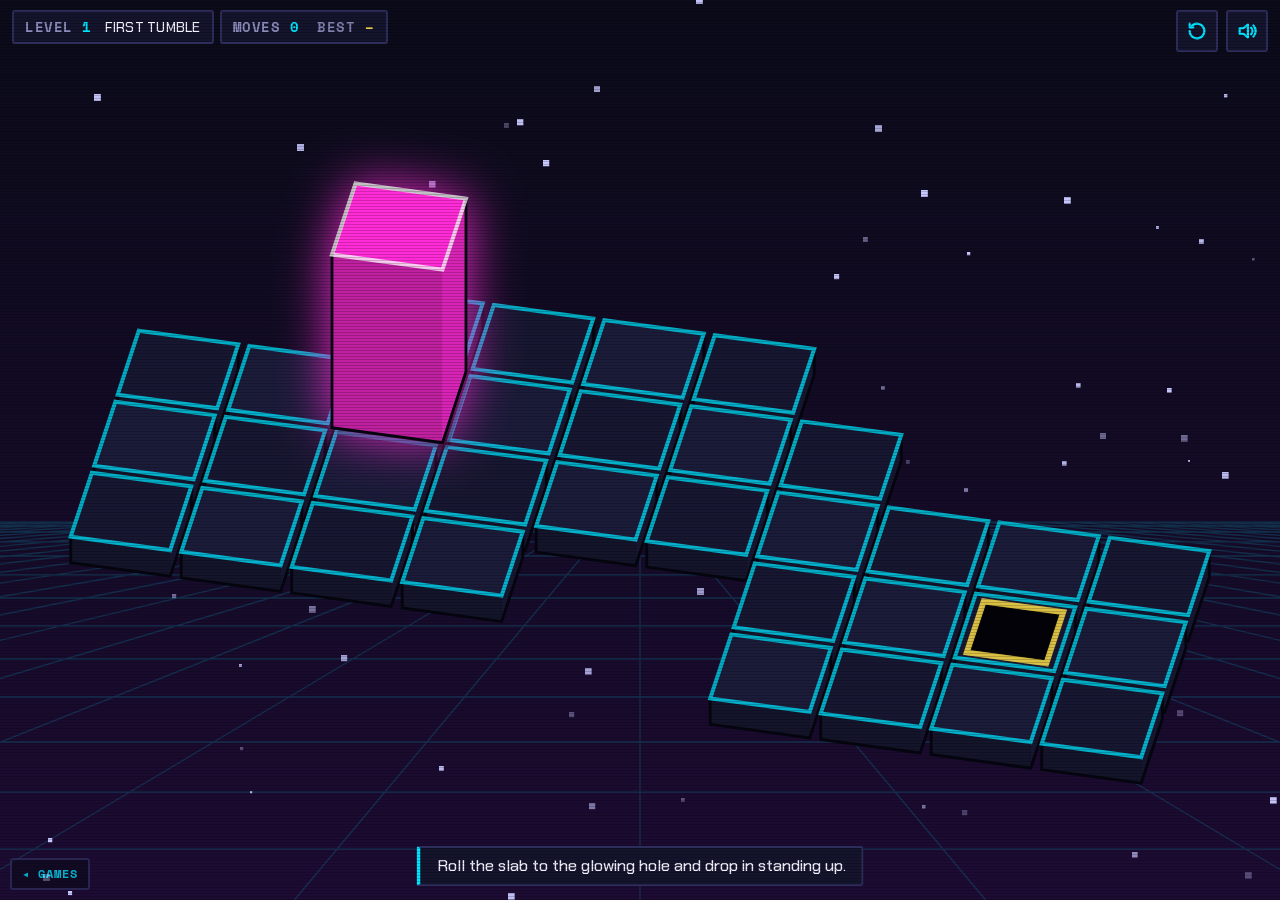
<file: games/topple/index.html>
<!doctype html>
<html lang="en">
<head>
<script src="../site-glue.js" data-game="topple"></script>
<style>[data-fs]{display:none!important}body{-webkit-user-select:none;user-select:none;-webkit-touch-callout:none}input,textarea{-webkit-user-select:text;user-select:text}</style>

<meta charset="utf-8">
<meta name="viewport" content="width=device-width,initial-scale=1,user-scalable=no,viewport-fit=cover">
<title>Topple: rolling block puzzle | Infinite Games</title><meta name="description" content="Roll a tall block across floating tiles and drop it upright into the hole. 56 levels of spatial puzzles, free in your browser."><link rel="canonical" href="https://grantdilli.github.io/games/topple/">
<link rel="stylesheet" href="fonts/fonts.css">
<link rel="stylesheet" href="style.css">
<style>
  main{max-width:640px;margin:0 auto;padding-block:24px 40px;display:grid;gap:12px;justify-items:center;text-align:center}
  .stage{position:relative;width:100%}
  canvas{display:block;background:#0b0b1a;border:0;width:100%;aspect-ratio:4/3;touch-action:none}
  .msg{position:absolute;inset:0;display:none;place-content:center;justify-items:center;gap:12px;background:rgba(8,8,22,.74);padding:16px}
  .msg.on{display:grid}
  .msg h2{margin:0;font-family:var(--display);font-weight:700;color:var(--text);text-transform:uppercase;font-size:clamp(2rem,8vw,2.8rem);line-height:1;text-shadow:-3px 0 var(--pink),3px 0 var(--cyan)}
  .msg p{margin:0;color:var(--muted);font:400 .95rem var(--mono)}
  .msg.on>*{animation:pop .2s steps(3,end)}
  @keyframes pop{from{transform:translate(-6px,6px);opacity:0}to{transform:none;opacity:1}}
  button{background:var(--pink);color:var(--bg);border:0;border-radius:3px;padding:12px 30px;font:700 1.1rem var(--display);text-transform:uppercase;letter-spacing:.06em;cursor:pointer;box-shadow:5px 5px 0 var(--cyan);transition:transform .06s,box-shadow .06s}
  button:active:not(:disabled){transform:translate(4px,4px);box-shadow:1px 1px 0 var(--cyan)}
  button:disabled{opacity:.4;cursor:default}
  .row{display:flex;flex-wrap:wrap;gap:8px;justify-content:center;margin-top:6px}
  .tip{color:var(--text);font-weight:500;margin:0;min-height:1.5em}
</style>
<link rel="stylesheet" href="fs.css">
<script src="fs.js" defer></script>
<style>
  /* Edge-to-edge: the game world is the whole screen; score and buttons float over it. */
  main.fs.full{position:relative;padding:0;gap:0;display:block}
  .full .stage{position:absolute;inset:0;min-height:0}
  .full canvas{border-radius:0;box-shadow:none}
  .full .msg{border-radius:0}
  .sr{position:absolute;width:1px;height:1px;overflow:hidden;clip:rect(0 0 0 0)}
  .hud{position:absolute;top:0;left:0;right:0;display:flex;justify-content:space-between;align-items:flex-start;gap:8px;pointer-events:none;
    padding:max(10px,env(safe-area-inset-top)) max(12px,env(safe-area-inset-right)) 0 max(12px,env(safe-area-inset-left))}
  .hud .chips{display:flex;flex-wrap:wrap;gap:6px;min-width:0}
  .chip{background:var(--panel);color:var(--muted);font:700 .86rem var(--mono);text-transform:uppercase;letter-spacing:.04em;border:2px solid var(--line);border-radius:3px;padding:5px 11px;white-space:nowrap;font-variant-numeric:tabular-nums}
  .chip b{color:var(--cyan);font-weight:700}
  .chip #lname{color:var(--text);font-family:var(--display);font-weight:500;letter-spacing:.02em;margin-left:4px}
  .chip i{font-style:normal;margin-left:8px;opacity:.9}
  .chip i b{color:var(--yellow)}
  .hud .icons{display:flex;gap:8px;flex:none}
  .hud button,.hud .chip{pointer-events:auto}
  button.icon{width:42px;height:42px;padding:0;display:grid;place-items:center;background:var(--panel);color:var(--cyan);border:2px solid var(--line);box-shadow:none}
  button.icon:active:not(:disabled){transform:translate(2px,2px);box-shadow:none}
  button.icon svg{width:22px;height:22px}
  button.icon[hidden]{display:none}
  .full .tip{position:absolute;left:50%;transform:translateX(-50%);bottom:max(14px,env(safe-area-inset-bottom));max-width:calc(100% - 24px);width:max-content;
    background:var(--panel);border:2px solid var(--line);border-left:4px solid var(--cyan);border-radius:3px;padding:6px 16px;pointer-events:none;min-height:0}
  .full .tip:empty{display:none}
  @media (max-width:520px){.chip{padding:4px 9px;font-size:.78rem}.chip #lname{display:none}button.icon{width:38px;height:38px}.full .tip{font-size:.92rem;text-align:center;width:auto}}
</style>
</head>
<body>
<main class="fs full">
  <div class="stage fill">
    <canvas id="c"></canvas>
    <div class="msg" id="msg"><h2 id="mt"></h2><p id="mp"></p><div class="row"><button id="mb"></button></div></div>
  </div>
  <header class="hud">
    <h1 class="sr">Topple</h1>
    <div class="chips"><span class="chip">Level <b id="lvl">1</b> <b id="lname"></b></span><span class="chip">Moves <b id="moves">0</b> <i>Best <b id="best">–</b></i></span></div>
    <div class="icons"><button class="icon" id="restart" aria-label="Restart (R)" title="Restart (R)"><svg viewBox="0 0 24 24" fill="none" stroke="currentColor" stroke-width="2.4" stroke-linecap="round" stroke-linejoin="round"><path d="M4 12a8 8 0 1 0 2.4-5.7"/><path d="M4 4v4h4"/></svg></button><button class="icon" id="snd" aria-label="Sound (M)" title="Sound (M)"></button><button class="icon fsbtn" data-fs aria-label="Full screen" hidden><svg viewBox="0 0 24 24" fill="none" stroke="currentColor" stroke-width="2.4" stroke-linecap="round" stroke-linejoin="round"><path d="M4 9V4h5M20 9V4h-5M4 15v5h5M20 15v5h-5"/></svg></button></div>
  </header>
  <p class="tip" id="tip"></p>
</main>
<script type="text/plain" data-pg-game>
// Map key: . empty, o floor, S start, G goal hole, f cracked tile (can't stand on it),
// a/b soft switch (any touch) and A/B heavy switch (standing only) toggle bridges 1/2.
const LEVELS=[
{name:"First Tumble",tip:"Roll the slab to the glowing hole and drop in standing up.",map:[
"..oooo....",
"ooSoooo...",
"oooooooooo",
"oooo..ooGo",
"......oooo"]},
{name:"Narrow Ways",tip:"One-wide paths only fit a slab rolling end over end.",map:[
"ooo..........",
"oSoooooo.....",
"ooo....o.....",
".......o.....",
".......o.....",
".....oooooooo",
".....oooooooo",
"..........ooo",
"..........oGo",
"..........ooo"]},
{name:"Thin Ice",tip:"Orange tiles crack if you stand on them. Lying down is fine.",map:[
"ooooffffff....",
"oSooffffffoooo",
"ooooffffffooGo",
"......ffffoooo"]},
{name:"Switchback",tip:"Round switches flip their bridge whenever any part of the slab lands on them.",map:[
"oooo.......",
"oSoa11oooo.",
"oooo11ooGo.",
"oooo..oooo."]},
{name:"Heavy Press",tip:"X switches only flip when the slab stands on them.",map:[
"..........ooo",
"oooo......oGo",
"oSoo11ooooooo",
"oooo11ooffooo",
"ooAo..ooff...",
"......oooo..."]},
{name:"Grand Tour",tip:"Two switches, two bridges. Mind which one you flip.",map:[
"ooo....oooo........",
"oSoo111ooboo.......",
"oooo111oooooo22oooo",
"oooa...ffff.o22ooGo",
".......ffff.....ooo"]},
{name:"Pocket Square",map:[
"oo..",
"oGoo",
"ooSo",
"..oo"]},
{name:"Sidestep",map:[
"...oo",
"SGooo",
"..ooo",
"..oo.",
"..oo."]},
{name:"Crackle",map:[
".oG",
"ooo",
"oSo",
"oof"]},
{name:"Hairpin",map:[
"oo...",
"ooo.S",
"oooGo",
".oooo"]},
{name:"Detour",map:[
"foooooGo",
"ooo....o",
"ooo....o",
".......S"]},
{name:"Ice Shelf",map:[
"...o11G",
"...o...",
"...oo..",
"..ooo..",
"ooooo..",
"oSao..."]},
{name:"Long Way Round",map:[
"....ooo",
"..ooooS",
"ooooo.o",
"oooo..o",
"......o",
"......G"]},
{name:"Press Gang",map:[
"oo.....",
"ooo....",
"oooSoo1",
".ooAoo1",
"......G"]},
{name:"Toll Bridge",map:[
"G11o..",
"...oao",
"..oo..",
"..ooo.",
"..ooS.",
"..ooo."]},
{name:"Brittle Path",map:[
"oGo......",
"ooo......",
"oo.......",
"o........",
"oooo.fooS",
"...oooooo",
"...oooo.."]},
{name:"Crossed Wires",map:[
"ofooo...",
"Soooo...",
"foo.o...",
".o..oo..",
".G..oo..",
"....oooo",
".....ooo"]},
{name:"Maze Runner",map:[
"A....",
"o1oSo",
"o.ooo",
"ooooo",
"G...."]},
{name:"Stamp",map:[
"oSo...",
"oBoooo",
".ooaoo",
".....2",
".....1",
".....1",
".....G"]},
{name:"Glass Garden",map:[
"G....S..",
"ooo.oooo",
"oooooooo",
"..o.ooo.",
".ooo....",
".ooo....",
".ooo...."]},
{name:"Drawbridge",map:[
".oooo.",
".ooooo",
".o.ooo",
"oo....",
"oG....",
"o.ooo.",
"ooooo.",
"ooo.S."]},
{name:"Fault Line",map:[
"ooo....",
"ooo.SG.",
".oooo1.",
"..ooooa"]},
{name:"Pressure Point",map:[
"..a..",
"Sfoo.",
"12oo.",
".fboG",
".oo.."]},
{name:"Two Keys",map:[
"So......",
"ooof.ooo",
"oooo.ooo",
"..foooof",
"..oG...."]},
{name:"Wanderer",map:[
"ooo....",
"ooooo1G",
"..oo...",
".ooo...",
".oS....",
".oooo..",
"..ooA.."]},
{name:"Shatter Switch",map:[
"oooooo...ooo",
"oo..oo.ooooo",
"oo..oooooo..",
"....G..o....",
".......o....",
".......ooo..",
".......ooo..",
"....Sooo...."]},
{name:"Overpass",map:[
"Go1o...",
"...ooS.",
"...2oo.",
"...aoo.",
"....o..",
"....oo1",
"....ooo",
"....ooB"]},
{name:"Weight Room",map:[
"..a..",
"..o..",
"bof.G",
"oooS2",
"2ooo1"]},
{name:"Crumble",map:[
"......ooo",
"......ooo",
"......Soo",
".oGoo..oo",
"oooooooo1",
"a..oo....",
"o........"]},
{name:"Gatekeeper",map:[
"...oooooAo.",
"...ooo..o1G",
"..ooo......",
"..oS.......",
"ooo........",
"ooo........"]},
{name:"Splinters",map:[
".......oG",
".....ooBo",
"oooSooooo",
"oo.oo1...",
"oo.2.....",
"...a....."]},
{name:"Backroads",map:[
".ob2..",
".ooo..",
"..oo..",
"..fooo",
"Goofoo",
".o1.oo",
".ooSoo",
"...ao."]},
{name:"Ferry",map:[
"ooo.......",
"ooooo.....",
"oo..o.....",
"ooa.o.ooo1",
"...Goooooo",
".......ooo",
".......So."]},
{name:"Anvil",map:[
"a.........",
"o.........",
"ooo..oooo.",
".oSoooooo.",
".1G2...oBo",
"........oo",
".......ooo",
".......ooo"]},
{name:"Interchange",map:[
"oo.........",
"oo..oooSoo.",
"ooAooo..o1G",
"....ooo....",
"....ooo....",
".....oo...."]},
{name:"Final Topple",map:[
"...........G",
"........oooo",
"ooo...Soofo2",
"oooooooofo..",
"aoo....o....",
".......oo...",
".......oo...",
"........b..."]},
{name:"Second Wind",map:[
".oo..oo.",
"ooooooo.",
"oooo.ooo",
"S..ooooo",
"o.....oo",
"G......."]},
{name:"Lantern Walk",map:[
"...oB..",
".oooo..",
"oooSo..",
"ooo....",
"o.o....",
"1ooao2G"]},
{name:"Keyhole",map:[
"..ooo.",
"..ooo.",
"..o.o.",
"..o.Sa",
"1ooooo",
"oGo...",
"ooo...",
"oo...."]},
{name:"Tightrope",map:[
".......ooo",
".......ooo",
"..Aooooo..",
".ooooooo..",
".Soo......",
"oo........",
"11........",
"G........."]},
{name:"Clockwork",map:[
"..........oo",
".oo.......oo",
"ooo.......oS",
"ooo.......o.",
".oooo.....o.",
".o.oooGo..oo",
".ooo.ooooooo",
".ooo...ooooo"]},
{name:"Spiral Stair",map:[
".....oo.",
".oooooo.",
".ooooooS",
"ooo.....",
"oo......",
"oo1.....",
".oaoo1G."]},
{name:"Fishhook",map:[
"Soo...",
"ooo...",
".ooooo",
".ooo.o",
"...oGA",
"...ooo",
"...o1."]},
{name:"Seesaw",map:[
"..oo..a..",
"oooSooob.",
"oooo..o1.",
"......ooG",
"......22o"]},
{name:"Long Haul",map:[
"......ooo...",
"oo..aSooo21G",
"oooo.oooo...",
"ooooBo......",
"..oo........"]},
{name:"Switchyard",map:[
".Soo...ooo",
".ooo...ooo",
".ooo.....o",
"...o.....o",
"...o.ooo.o",
"...oAooooo",
"G11o...ooo"]},
{name:"Rope Bridge",map:[
".1ooooooooS",
".o...oo....",
".G...oooo..",
".ooo...oo..",
"ooooooooo..",
"aoo........"]},
{name:"Knot",map:[
"..S......",
"..oooo...",
"ooooooo..",
"2a..ooo1.",
"......ooo",
"......ooG",
"........B"]},
{name:"Quarry",map:[
".....oo1...",
"..foooofooo",
"..oooo.b.Go",
"..Soo..oooo",
"a2o....ooo."]},
{name:"Labyrinth",map:[
"...oo.......",
"..oooo...Go1",
"..oooo.ooSoo",
"ooo.ooooo...",
"ooo.....o...",
"........oao.",
"........ooo."]},
{name:"Cog and Lever",map:[
"ooo....G2o.",
"ooo.....ooo",
"ooooo....oo",
".b1ooooofof",
"....oooSfof",
"........ooo",
"........2a."]},
{name:"Tidewater",map:[
".....2oGo...",
".....oooo.oo",
".....Bo.ooSo",
"aoooooo.oooo",
".....1oooo.."]},
{name:"Grand Canal",map:[
"........ooo..",
"...oSoooooooo",
"...o....o.ooo",
"...o....o.ooo",
"..oo....o....",
".ooo....1....",
".ooo....o....",
"Aoo.....1....",
"ooo.....G...."]},
{name:"Iron Maze",map:[
"b.a.....ooo",
"ooooSoofooo",
"ooo..ooooof",
".......f...",
".......oG..",
"......ooo..",
"......2ooo.",
".......oo1."]},
{name:"Summit",map:[
"...........oo",
"..........oBo",
"........ooooo",
".......ooooo.",
"...oo.ooo....",
"..oao.o......",
"G2ooo.S......",
"...1ooo......",
"....ooo......"]},
{name:"Topple Master",map:[
"...oo...a2",
"..oooooooo",
"o1oSo..foo",
"o.oo..oof.",
"b.....ooo.",
"......oG.."]},
];

const cv=document.getElementById('c'),ctx=cv.getContext('2d');
const $=id=>document.getElementById(id);
const GROUP=['#ffe14d','#a06bff'];
// Each level cycles through a neon world: dark sky, dark tiles with a neon edge, a bright slab, hole rim, ambient effect.
const THEMES=[
 {name:'Neon Grid',bg:['#0b0b1a','#1d0b33'],tile:'#1b1b3a',edge:'#00e5ff',block:'#ff2bd6',rim:'#ffe14d',fx:'stars',fxc:'#c9c9ff'},
 {name:'Laser Lagoon',bg:['#06101f','#0a2a36'],tile:'#132a3a',edge:'#39ff8a',block:'#ff7a1a',rim:'#00e5ff',fx:'bubbles',fxc:'#39ff8a'},
 {name:'Arcade Alley',bg:['#14061c','#2e0b30'],tile:'#2a1838',edge:'#ff2bd6',block:'#00e5ff',rim:'#ffe14d',fx:'sparkle',fxc:'#ff2bd6'},
 {name:'Ice Circuit',bg:['#070f20','#112244'],tile:'#16264a',edge:'#7df9ff',block:'#ff2bd6',rim:'#ffffff',fx:'snow',fxc:'#c8f6ff'},
 {name:'Sunset Drive',bg:['#160a1c','#3a1230'],tile:'#2b1530',edge:'#ff7a1a',block:'#a06bff',rim:'#ff2bd6',fx:'embers',fxc:'#ff7a1a'},
 {name:'Acid Garden',bg:['#08130e','#132a1a'],tile:'#16301e',edge:'#c6ff3d',block:'#ff2bd6',rim:'#ffe14d',fx:'fireflies',fxc:'#c6ff3d'},
 {name:'Night Drive',bg:['#0b0b1a','#20104a'],tile:'#1e1a44',edge:'#a06bff',block:'#ffe14d',rim:'#00e5ff',fx:'stars',fxc:'#ffffff'},
 {name:'Acid Rain',bg:['#07111a','#0e2230'],tile:'#132836',edge:'#00e5ff',block:'#c6ff3d',rim:'#ff2bd6',fx:'rain',fxc:'#00e5ff'},
];
let theme=THEMES[0],fx=[];
const hexA=(h,a)=>{const n=parseInt(h.slice(1),16);return`rgba(${n>>16},${n>>8&255},${n&255},${a})`};

// ---- sound: everything is synthesised with Web Audio, no files ----
const SND={on:true,ctx:null};
try{SND.on=localStorage.getItem('toppleSound')!=='off'}catch(e){}
function audio(){
  if(!SND.on)return null;
  if(!SND.ctx){try{const C=window.AudioContext||window.webkitAudioContext,a=new C();SND.ctx=a;
    SND.master=a.createGain();SND.master.gain.value=.55;SND.master.connect(a.destination);
    const dl=a.createDelay(),fb=a.createGain(),lp=a.createBiquadFilter(); // short echo gives a roomy tail
    dl.delayTime.value=.11;fb.gain.value=.22;lp.frequency.value=2200;
    SND.master.connect(dl);dl.connect(lp);lp.connect(fb);fb.connect(dl);lp.connect(a.destination);
  }catch(e){SND.on=false;return null}}
  if(SND.ctx.state==='suspended')SND.ctx.resume();
  return SND.ctx}
function noiseBuf(a){if(!SND.nb){const b=a.createBuffer(1,a.sampleRate,a.sampleRate),d=b.getChannelData(0);for(let i=0;i<d.length;i++)d[i]=Math.random()*2-1;SND.nb=b}return SND.nb}
function tone(type,f0,f1,dur,vol,when=0){const a=audio();if(!a)return;
  const t=a.currentTime+when,o=a.createOscillator(),g=a.createGain();o.type=type;
  o.frequency.setValueAtTime(f0,t);o.frequency.exponentialRampToValueAtTime(f1,t+dur);
  g.gain.setValueAtTime(0,t);g.gain.linearRampToValueAtTime(vol,t+.005);g.gain.exponentialRampToValueAtTime(.0001,t+dur);
  o.connect(g);g.connect(SND.master);o.start(t);o.stop(t+dur+.02)}
function noise(freq,q,dur,vol,when=0,type='lowpass'){const a=audio();if(!a)return;
  const t=a.currentTime+when,src=a.createBufferSource(),f=a.createBiquadFilter(),g=a.createGain();
  src.buffer=noiseBuf(a);f.type=type;f.frequency.value=freq;f.Q.value=q;
  g.gain.setValueAtTime(vol,t);g.gain.exponentialRampToValueAtTime(.0001,t+dur);
  src.connect(f);f.connect(g);g.connect(SND.master);src.start(t,Math.random()*.5);src.stop(t+dur+.02)}
const sfx={
  land(stand){const j=1+(Math.random()-.5)*.08; // standing up lands deeper and heavier
    tone('sine',(stand?95:140)*j,(stand?45:70)*j,stand?.22:.16,stand?.9:.6);
    noise(stand?700:1100,.7,.07,stand?.5:.35);tone('triangle',(stand?380:520)*j,(stand?300:420)*j,.05,.12)},
  click(){tone('square',1200,1200,.035,.1);tone('square',1800,1800,.05,.08,.045)},
  bridge(open){tone('sine',open?320:900,open?960:300,.28,.18,.06);tone('triangle',open?640:1400,open?1900:500,.22,.06,.09)},
  crack(){for(let i=0;i<5;i++)noise(2500+Math.random()*2000,3,.04,.45,i*.035,'bandpass');tone('sine',200,60,.3,.3,.05)},
  fall(){tone('sine',700,90,.9,.2);noise(500,1,.5,.1,.05)},
  win(){[523.25,659.25,783.99,1046.5].forEach((f,i)=>tone('triangle',f,f,.45,.22,i*.08));
    tone('sine',2093,2093,.6,.06,.32);tone('sine',110,55,.5,.4)},
  spawn(){tone('sine',180,90,.12,.35);noise(900,.7,.05,.2)},
};
function setSound(on,init){SND.on=on;try{localStorage.setItem('toppleSound',on?'on':'off')}catch(e){}
  $('snd').innerHTML=on?'<svg viewBox="0 0 24 24" fill="none" stroke="currentColor" stroke-width="2.4" stroke-linecap="round" stroke-linejoin="round"><path d="M4 9v6h4l5 4V5L8 9z"/><path d="M16.5 8.5a5 5 0 0 1 0 7M19 6a8.5 8.5 0 0 1 0 12"/></svg>':'<svg viewBox="0 0 24 24" fill="none" stroke="currentColor" stroke-width="2.4" stroke-linecap="round" stroke-linejoin="round"><path d="M4 9v6h4l5 4V5L8 9z"/><path d="M17 9l5 6M22 9l-5 6"/></svg>';$('snd').setAttribute('aria-pressed',on);if(on&&!init)audio()}
const T=0.3; // tile thickness
let save={unlocked:1,best:{}};
try{Object.assign(save,JSON.parse(localStorage.getItem('toppleSave'))||{})}catch(e){}
function persist(){try{localStorage.setItem('toppleSave',JSON.stringify(save))}catch(e){}}

let li=0,tiles,lookup,start,blk,bits,moves,anim=null,queued=null,vis,overlay=false,view,settle=1e9;

function load(i){
  li=i;const m=LEVELS[i].map;tiles=[];lookup={};
  theme=THEMES[i%THEMES.length];fx=Array.from({length:70},()=>({x:Math.random(),y:Math.random(),r:Math.random(),p:Math.random()*6.283}));
  m.forEach((row,y)=>[...row].forEach((c,x)=>{if(c==='.')return;if(c==='S'){start={x,y};c='o'}tiles.push({x,y,c});lookup[x+','+y]=c}));
  tiles.sort((a,b)=>depth(a.x+.5,a.y+.5)-depth(b.x+.5,b.y+.5));
  vis={};resetBlock();fit();hideMsg();ui();
}
function resetBlock(){blk={x:start.x,y:start.y,o:0};bits=0;moves=0;queued=null;
  anim={type:'spawn',t:0,dur:420}; // drops in from above
  tiles.forEach(t=>{if(isBridge(t.c))vis[t.x+','+t.y]=0})}
const isBridge=c=>c==='1'||c==='2';
function active(x,y){const c=lookup[x+','+y];if(!c)return false;if(isBridge(c))return !!(bits>>(c-1)&1);return true}
function cells(b){return b.o===0?[[b.x,b.y]]:b.o===1?[[b.x,b.y],[b.x+1,b.y]]:[[b.x,b.y],[b.x,b.y+1]]}
function step(b,dx,dy){const{x,y,o}=b;
  if(o===0)return dx===1?{x:x+1,y,o:1}:dx===-1?{x:x-2,y,o:1}:dy===1?{x,y:y+1,o:2}:{x,y:y-2,o:2};
  if(o===1)return dx===1?{x:x+2,y,o:0}:dx===-1?{x:x-1,y,o:0}:{x,y:y+dy,o:1};
  return dy===1?{x,y:y+2,o:0}:dy===-1?{x,y:y-1,o:0}:{x:x+dx,y,o:2}}
function boxOf(b){return b.o===0?[b.x,b.y,0,b.x+1,b.y+1,2]:b.o===1?[b.x,b.y,0,b.x+2,b.y+1,1]:[b.x,b.y,0,b.x+1,b.y+2,1]}

function move(dx,dy){
  if(overlay)return;
  if(anim){if(anim.type==='roll'||anim.type==='spawn')queued=[dx,dy];return}
  audio();
  const to=step(blk,dx,dy);moves++;ui();
  // A roll that will go over the edge speeds up instead of settling, so the topple carries on from it.
  const off=cells(to).some(([x,y])=>!active(x,y));
  anim={type:'roll',from:boxOf(blk),dx,dy,to,t:0,dur:off?260:210,off};
}
function land(){
  const r=anim;blk=r.to;anim=null;
  const cs=cells(blk);
  const fail=()=>cs.some(([x,y])=>!active(x,y));
  if(fail())return topple(r);
  const here=lookup[blk.x+','+blk.y];
  if(blk.o===0&&here==='f'){sfx.crack();return fall({mode:'drop',box:boxOf(blk),tile:blk.x+','+blk.y})}
  if(blk.o===0&&here==='G'){sfx.land(true);return win()}
  sfx.land(blk.o===0);settle=0;
  const was=bits;
  cs.forEach(([x,y])=>{const c=lookup[x+','+y];
    if(c==='a'||c==='b')bits^=1<<(c==='a'?0:1);
    if((c==='A'||c==='B')&&blk.o===0)bits^=1<<(c==='A'?0:1)});
  if(bits!==was){sfx.click();sfx.bridge((bits&~was)!==0)}
  if(fail())return topple(r);
  if(queued){const q=queued;queued=null;move(...q)}
}
// Off an edge: with nothing underneath, the slab keeps rolling over the edge it pivoted on;
// half on, half off, it tips over the edge between its two cells. Then it tumbles away.
function topple(r){
  const cs=cells(blk),sup=cs.map(([x,y])=>active(x,y));
  if(!sup.some(Boolean)){const d=[r.dx,r.dy],i=r.dx?0:1,s=r.dx||r.dy;
    // keep the roll's own spin rate (ease 0.5k+0.5k² ends at 1.5x average speed)
    return fall({mode:'tip',box:r.from,d,c:s>0?r.from[i+3]:r.from[i],a0:Math.PI/2,w0:1.5*(Math.PI/2)/(r.dur/1000),al:6})}
  const j=sup[0]?1:0,s=j?1:-1;
  const d=blk.o===1?[s,0]:[0,s],c=blk.o===1?blk.x+1:blk.y+1;
  sfx.land(false);
  fall({mode:'tip',box:boxOf(blk),d,c,a0:0,w0:0,al:26});
}
function fall(f){queued=null;sfx.fall();
  if(f.mode==='tip')f.tr=(-f.w0+Math.sqrt(f.w0*f.w0+2*f.al*AMAX))/f.al; // time to tip past the edge
  anim=Object.assign({type:'fall',t:0,dur:1300},f)}
function win(){queued=null;sfx.win();anim={type:'win',t:0,dur:750}}
function finish(){
  if(anim.type==='fall'){resetBlock();ui();return}
  if(anim.type==='spawn'){anim=null;sfx.spawn();settle=0;if(queued){const q=queued;queued=null;move(...q)}return}
  anim=null;
  window.pgBreak&&pgBreak();const k=li;if(!save.best[k]||moves<save.best[k])save.best[k]=moves;
  save.unlocked=Math.max(save.unlocked,Math.min(LEVELS.length,li+2));persist();ui();
  if(li+1<LEVELS.length)showMsg('Level cleared','Done in '+moves+' moves.','Next level',()=>load(li+1));
  else showMsg('You toppled them all','Every level cleared. Try for fewer moves.','Play level 1',()=>load(0));
}

// ---- rendering ----
// Camera looks along the grid from the front, turned a little so the right-hand sides show.
const YAW=12*Math.PI/180,ELEV=40*Math.PI/180;
const CYW=Math.cos(YAW),SYW=Math.sin(YAW),CE=Math.cos(ELEV),SE=Math.sin(ELEV);
const VIEW=[SYW*CE,CYW*CE,SE]; // points toward the camera
const depth=(x,y)=>x*SYW+y*CYW;
function proj(x,y,z){return[x*CYW-y*SYW,(x*SYW+y*CYW)*SE-z*CE]}
function fit(){
  const r=cv.getBoundingClientRect(),d=devicePixelRatio||1;
  cv.width=Math.round(r.width*d);cv.height=Math.round(r.height*d);
  let x0=1e9,x1=-1e9,y0=1e9,y1=-1e9;
  tiles.forEach(t=>[[t.x,t.y],[t.x+1,t.y],[t.x,t.y+1],[t.x+1,t.y+1]].forEach(([x,y])=>[-T,2].forEach(z=>{
    const[u,v]=proj(x,y,z);x0=Math.min(x0,u);x1=Math.max(x1,u);y0=Math.min(y0,v);y1=Math.max(y1,v)})));
  const s=Math.min(cv.width*.9/(x1-x0),cv.height*.88/(y1-y0));
  view={s,ox:cv.width/2-(x0+x1)/2*s,oy:cv.height/2-(y0+y1)/2*s};
}
function P(x,y,z){const[u,v]=proj(x,y,z);return[view.ox+u*view.s,view.oy+v*view.s]}
function shade(hex,k){const n=parseInt(hex.slice(1),16);
  return`rgb(${[n>>16,n>>8&255,n&255].map(v=>Math.min(255,Math.round(v*k))).join(',')})`}
function poly(pts,fill,stroke){ctx.beginPath();pts.forEach((p,i)=>i?ctx.lineTo(p[0],p[1]):ctx.moveTo(p[0],p[1]));ctx.closePath();
  if(fill){ctx.fillStyle=fill;ctx.fill()}if(stroke){ctx.strokeStyle=stroke;ctx.lineWidth=Math.max(1,view.s*.02);ctx.stroke()}}
const FACES=[[[0,2,6,4],[-1,0,0]],[[1,5,7,3],[1,0,0]],[[0,4,5,1],[0,-1,0]],[[2,3,7,6],[0,1,0]],[[0,1,3,2],[0,0,-1]],[[4,6,7,5],[0,0,1]]];
const lit=n=>.66+.34*Math.max(0,Math.min(1,n[2]+n[0]*.55+n[1]*.25));
// Sharp drawing: flat-shaded faces, a dark outline round the silhouette and a neon line round the top face.
function rpath(pts,r){const n=pts.length,d=(a,b)=>Math.hypot(a[0]-b[0],a[1]-b[1]);ctx.beginPath();
  for(let i=0;i<n;i++){const a=pts[(i+n-1)%n],b=pts[i],c=pts[(i+1)%n];
    if(!i)ctx.moveTo((a[0]+b[0])/2,(a[1]+b[1])/2);ctx.arcTo(b[0],b[1],c[0],c[1],Math.min(r,d(a,b)/2,d(b,c)/2))}
  ctx.closePath()}
function hull(ps){ps=ps.slice().sort((a,b)=>a[0]-b[0]||a[1]-b[1]);const cr=(o,a,b)=>(a[0]-o[0])*(b[1]-o[1])-(a[1]-o[1])*(b[0]-o[0]);
  const lo=[],up=[];for(const p of ps){while(lo.length>1&&cr(lo[lo.length-2],lo[lo.length-1],p)<=0)lo.pop();lo.push(p)}
  for(let i=ps.length-1;i>=0;i--){const p=ps[i];while(up.length>1&&cr(up[up.length-2],up[up.length-1],p)<=0)up.pop();up.push(p)}
  return lo.slice(0,-1).concat(up.slice(0,-1))}
function corners(b){const c=[];for(let i=0;i<8;i++)c.push([b[i&1?3:0],b[i&2?4:1],b[i&4?5:2]]);return c}
// Convex box: drawing only the faces turned toward the camera needs no sorting.
function drawBox(pts,normals,base,top,edge,glow){
  const pp=pts.map(p=>P(...p)),hp=hull(pp);
  if(glow){ctx.save();ctx.shadowColor=base;ctx.shadowBlur=view.s*.45;poly(hp,base);ctx.restore()}
  let up=-1,best=.5;
  FACES.forEach(([idx,n],i)=>{n=normals?normals[i]:n;if(n[0]*VIEW[0]+n[1]*VIEW[1]+n[2]*VIEW[2]<=1e-6)return;
    if(n[2]>best){best=n[2];up=i}
    poly(idx.map(k=>pp[k]),top&&n[2]>.999?top:shade(base,lit(n)))});
  ctx.lineJoin='miter';
  poly(hp,null);ctx.lineWidth=Math.max(1.5,view.s*.025);ctx.strokeStyle='#05050f';ctx.stroke();
  if(up>=0&&edge){poly(FACES[up][0].map(k=>pp[k]),null);ctx.strokeStyle=edge;ctx.lineWidth=Math.max(1.5,view.s*.035);ctx.stroke()}}
function prism(x0,y0,z0,x1,y1,z1,top,base,edge){drawBox(corners([x0,y0,z0,x1,y1,z1]),null,base,top,edge)}
function ring(cx,cy,r,z,col,lw){ctx.beginPath();for(let i=0;i<=24;i++){const a=i/24*Math.PI*2,p=P(cx+Math.cos(a)*r,cy+Math.sin(a)*r,z);i?ctx.lineTo(...p):ctx.moveTo(...p)}
  ctx.strokeStyle=col;ctx.lineWidth=lw;ctx.stroke()}
function drawTile(t,now){
  const i=.05;let x0=t.x+i,y0=t.y+i,x1=t.x+1-i,y1=t.y+1-i,z=0,c=t.c,key=t.x+','+t.y;
  if(anim&&anim.type==='fall'&&anim.tile===key){const k=anim.t/1000;z=-10*k*k}
  if(isBridge(c)){const v=vis[key];if(v<.02)return;z-=(1-v)*.8;ctx.globalAlpha=v;prism(x0,y0,z-T,x1,y1,z,shade(GROUP[c-1],.55),GROUP[c-1],GROUP[c-1]);ctx.globalAlpha=1;return}
  if(c==='f'){prism(x0,y0,z-T,x1,y1,z,'#5a2a10','#7a3a14','#ff7a1a');
    ctx.strokeStyle='#ff7a1a';ctx.lineCap='butt';ctx.lineWidth=Math.max(1,view.s*.025);ctx.beginPath();
    ctx.moveTo(...P(t.x+.2,t.y+.3,z));ctx.lineTo(...P(t.x+.5,t.y+.5,z));ctx.lineTo(...P(t.x+.45,t.y+.8,z));
    ctx.moveTo(...P(t.x+.5,t.y+.5,z));ctx.lineTo(...P(t.x+.82,t.y+.42,z));ctx.stroke();return}
  const tc=(t.x+t.y)%2?shade(theme.tile,.85):theme.tile,te=hexA(theme.edge,.75); // dark checkerboard, neon edges
  if(c==='G'){prism(x0,y0,z-T,x1,y1,z,tc,theme.tile,te);
    const pulse=.5+.5*Math.sin(now/300),hole=[P(t.x+.14,t.y+.14,0),P(t.x+.86,t.y+.14,0),P(t.x+.86,t.y+.86,0),P(t.x+.14,t.y+.86,0)];
    poly(hole,'#020208');ctx.save();ctx.shadowColor=theme.rim;ctx.shadowBlur=view.s*.3*pulse;
    ctx.lineWidth=Math.max(2,view.s*(.05+.03*pulse));ctx.strokeStyle=hexA(theme.rim,.6+.4*pulse);ctx.stroke();ctx.restore();return}
  prism(x0,y0,z-T,x1,y1,z,tc,theme.tile,te);
  const lw=Math.max(2,view.s*.06);
  if(c==='a'||c==='b')ring(t.x+.5,t.y+.5,.28,0,GROUP[c==='a'?0:1],lw);
  if(c==='A'||c==='B'){const col=GROUP[c==='A'?0:1];ctx.strokeStyle=col;ctx.lineWidth=lw;ctx.lineCap='butt';ctx.beginPath();
    ctx.moveTo(...P(t.x+.25,t.y+.25,0));ctx.lineTo(...P(t.x+.75,t.y+.75,0));ctx.moveTo(...P(t.x+.75,t.y+.25,0));ctx.lineTo(...P(t.x+.25,t.y+.75,0));ctx.stroke()}
}
// Rotate a point about the horizontal edge at coordinate c (x when d is along x, else y), z=0,
// tipping toward direction d. Normals pass through with c=0.
function tip(p,d,c,a){const cs=Math.cos(a),sn=Math.sin(a),i=d[0]?0:1,s=d[0]||d[1];
  const u=(p[i]-c)*s,w=p[2],q=p.slice();q[i]=c+(u*cs+w*sn)*s;q[2]=-u*sn+w*cs;return q}
function spinZ(p,cx,cy,a){const cs=Math.cos(a),sn=Math.sin(a),x=p[0]-cx,y=p[1]-cy;return[cx+x*cs-y*sn,cy+x*sn+y*cs,p[2]]}
const G=22,AMAX=1.2;
const ease=(k,off)=>off?.5*k+.5*k*k:(1-Math.cos(Math.PI*k))/2;
const soft=(t,v)=>v*t*t/(t+.3); // ramps a spin up from rest instead of snapping to speed
function blockPose(){
  let box=boxOf(blk);
  const ns=FACES.map(f=>f[1]);
  if(anim&&anim.type==='roll'){const k=Math.min(1,anim.t/anim.dur),i=anim.dx?0:1,s=anim.dx||anim.dy,d=[anim.dx,anim.dy];
    box=anim.from;const c=s>0?box[i+3]:box[i],a=ease(k,anim.off)*Math.PI/2;
    return{pts:corners(box).map(p=>tip(p,d,c,a)),ns:ns.map(n=>tip(n,d,0,a))}}
  if(anim&&anim.type==='fall'){const t=anim.t/1000,f=anim;
    let a=0,tt=t,drift=0,spin=0;
    if(f.mode==='tip'){if(t<f.tr){a=f.a0+f.w0*t+.5*f.al*t*t;tt=0}
      else{tt=t-f.tr;a=f.a0+AMAX+(f.w0+f.al*f.tr)*tt;drift=1.4*tt;spin=soft(tt,3.5)}}
    else spin=soft(t,2.5);
    const drop=.5*G*tt*tt,d=f.d||[1,0];
    let pts=corners(f.box).map(p=>{const q=f.mode==='tip'?tip(p,d,f.c,a):p.slice();q[0]+=d[0]*drift;q[1]+=d[1]*drift;q[2]-=drop;return q});
    const cx=pts.reduce((s,p)=>s+p[0],0)/8,cy=pts.reduce((s,p)=>s+p[1],0)/8;
    pts=pts.map(p=>spinZ(p,cx,cy,spin));
    return{pts,ns:ns.map(n=>spinZ(f.mode==='tip'?tip(n,d,0,a):n,0,0,spin))}}
  let dz=0,sq=1;
  if(anim&&anim.type==='win')dz=-2.4*(anim.t/anim.dur)**2;
  if(anim&&anim.type==='spawn'){const k=anim.t/anim.dur;dz=4*(1-k*k)}
  if(settle<140)sq=1-.07*Math.sin(Math.PI*settle/140); // brief squash on landing
  return{pts:corners(box).map(p=>[p[0],p[1],p[2]*sq+dz]),ns}
}
function drawBlock(pose){drawBox(pose.pts,pose.ns,theme.block,null,'rgba(255,255,255,.75)',true)}
// Soft contact shadow on the floor under the slab; it shrinks and fades while the slab drops in.
function drawShadow(pose){const h=Math.min(...pose.pts.map(p=>p[2])),k=Math.max(0,1-h/4);if(k<=0)return;
  const cx=pose.pts.reduce((s,p)=>s+p[0],0)/8,cy=pose.pts.reduce((s,p)=>s+p[1],0)/8,sc=.7+.3*k;
  ctx.globalAlpha=.35*k;poly(hull(pose.pts.map(p=>P(cx+(p[0]-cx)*sc+.06,cy+(p[1]-cy)*sc+.08,0))),'#000');ctx.globalAlpha=1}
function drawSky(now,dt){
  const W=cv.width,H=cv.height,u=Math.min(W,H)/320,t=now/1000,g=ctx.createLinearGradient(0,0,0,H);
  g.addColorStop(0,theme.bg[0]);g.addColorStop(1,theme.bg[1]);ctx.fillStyle=g;ctx.fillRect(0,0,W,H);
  // scrolling perspective grid floor in the world's edge colour
  const hz=H*.58,sp=Math.max(W,H)*.09,gf=(t*.12)%1;ctx.strokeStyle=hexA(theme.edge,.16);ctx.lineWidth=Math.max(1,u*.5);ctx.beginPath();
  ctx.moveTo(0,hz);ctx.lineTo(W,hz);for(let i=-24;i<=24;i++){ctx.moveTo(W/2+i*sp*.25,hz);ctx.lineTo(W/2+i*sp*3,H)}
  for(let i=0;i<14;i++){const yy=hz+(H-hz)*Math.pow((i+gf)/14,2.4)|0;ctx.moveTo(0,yy);ctx.lineTo(W,yy)}ctx.stroke();
  ctx.fillStyle=ctx.strokeStyle=theme.fxc;ctx.lineWidth=u;
  for(const p of fx){let a=1,r=1;
    switch(theme.fx){
      case'stars':a=.25+.75*Math.abs(Math.sin(t*.8+p.p*5));r=.5+p.r*1.3;break;
      case'snow':p.y+=dt*(4e-5+p.r*6e-5);p.x+=Math.sin(t+p.p)*2e-4;r=.8+p.r*1.8;a=.85;break;
      case'bubbles':p.y-=dt*(3e-5+p.r*5e-5);p.x+=Math.sin(t*2+p.p)*3e-4;r=1.2+p.r*2.8;a=.45;break;
      case'embers':p.y-=dt*(5e-5+p.r*8e-5);p.x+=Math.sin(t*3+p.p)*4e-4;r=.6+p.r*1.2;a=Math.max(0,p.y);break;
      case'fireflies':p.x+=Math.cos(t*.7+p.p*3)*3e-4;p.y+=Math.sin(t*.9+p.p*2)*3e-4;r=1+p.r;a=Math.max(0,Math.sin(t*1.5+p.p*4));break;
      case'sparkle':a=Math.max(0,Math.sin(t*1.2+p.p*7))**3;r=1+p.r*2;break;
      case'rain':p.y+=dt*(9e-4+p.r*5e-4);a=.5;break;
      case'clouds':p.x+=dt*(4e-6+p.r*6e-6);a=p.p<1.1?.8:0;r=6+p.r*7;break;
    }
    if(p.y>1.03){p.y-=1.06;p.x=Math.random()}if(p.y<-.03){p.y+=1.06;p.x=Math.random()}p.x=(p.x+1)%1;
    const x=p.x*W,y=p.y*H;ctx.globalAlpha=a;ctx.beginPath();
    if(theme.fx==='rain'){ctx.lineCap='butt';ctx.moveTo(x,y);ctx.lineTo(x,y+12*u);ctx.stroke()}
    else if(theme.fx==='bubbles'){const s=r*u*1.6;ctx.strokeRect(x-s/2|0,y-s/2|0,s,s)}
    else if(theme.fx==='sparkle'){const s=r*2.2*u;ctx.moveTo(x-s,y);ctx.lineTo(x+s,y);ctx.moveTo(x,y-s);ctx.lineTo(x,y+s);ctx.stroke()}
    else{const s=Math.max(1,r*u*1.4);if(theme.fx==='fireflies'){ctx.globalAlpha=a*.14;ctx.fillRect(x-s*1.2|0,y-s*1.2|0,s*2.4,s*2.4);ctx.globalAlpha=a}
      ctx.fillRect(x-s/2|0,y-s/2|0,s,s)}
  }
  ctx.globalAlpha=1;
}
let last=performance.now();
function frame(now){
  const dt=Math.min(50,now-last);last=now;
  settle+=dt;
  if(anim){anim.t+=dt;if(anim.t>=anim.dur){if(anim.type==='roll')land();else finish()}}
  for(const k in vis){const c=lookup[k],on=!!(bits>>(c-1)&1);vis[k]+=((on?1:0)-vis[k])*Math.min(1,dt/90)}
  drawSky(now,dt);
  const pose=blockPose();
  if(anim&&anim.type==='win'){ // clip to the hole so the slab sinks into it
    tiles.forEach(t=>drawTile(t,now));
    const g=tiles.find(t=>t.c==='G'),L=P(g.x+.1,g.y+.9,0),B=P(g.x+.9,g.y+.9,0),R=P(g.x+.9,g.y+.1,0);
    ctx.save();ctx.beginPath();ctx.moveTo(...L);ctx.lineTo(...B);ctx.lineTo(...R);ctx.lineTo(R[0],-1);ctx.lineTo(L[0],-1);ctx.closePath();ctx.clip();drawBlock(pose);ctx.restore();
  }else{
    // Once the slab drops below the floor, slot it between the tiles behind it and those in front.
    const cz=pose.pts.reduce((s,p)=>s+p[2],0)/8;
    if(cz<-.2){const bk=depth(pose.pts.reduce((s,p)=>s+p[0],0)/8,pose.pts.reduce((s,p)=>s+p[1],0)/8);let done=false;
      tiles.forEach(t=>{if(!done&&depth(t.x+.5,t.y+.5)>bk){drawBlock(pose);done=true}drawTile(t,now)});if(!done)drawBlock(pose)}
    else{tiles.forEach(t=>drawTile(t,now));if(!anim||anim.type!=='fall')drawShadow(pose);drawBlock(pose)}
  }
  requestAnimationFrame(frame);
}

// ---- UI ----
function ui(){
  $('lvl').textContent=li+1;$('lname').textContent=LEVELS[li].name;$('moves').textContent=moves;
  $('best').textContent=save.best[li]||'–';$('tip').textContent=LEVELS[li].tip||theme.name;
  const box=$('levels');if(!box)return;box.innerHTML='';
  LEVELS.forEach((l,i)=>{const b=document.createElement('button');b.textContent=i+1;b.className=i===li?'cur':'ghost';
    b.disabled=i>=save.unlocked;b.title=l.name;b.onclick=()=>load(i);box.appendChild(b)});
}
function showMsg(t,p,label,fn){overlay=true;$('mt').textContent=t;$('mp').textContent=p;const b=$('mb');b.textContent=label;b.onclick=fn;$('msg').classList.add('on');b.focus()}
function hideMsg(){overlay=false;$('msg').classList.remove('on')}
$('restart').onclick=()=>{if(!overlay){resetBlock();ui()}};
$('snd').onclick=()=>setSound(!SND.on);setSound(SND.on,true);
const KEYS={ArrowUp:[0,-1],ArrowRight:[1,0],ArrowDown:[0,1],ArrowLeft:[-1,0],w:[0,-1],d:[1,0],s:[0,1],a:[-1,0]};
addEventListener('keydown',e=>{const k=e.key.length===1?e.key.toLowerCase():e.key;
  if(KEYS[k]){e.preventDefault();move(...KEYS[k])}
  else if(k==='r'&&!overlay){resetBlock();ui()}
  else if(k==='m')setSound(!SND.on);
  else if((k==='Enter'||k===' ')&&overlay){e.preventDefault();$('mb').click()}});
let touch=null;
cv.addEventListener('pointerdown',e=>{touch=[e.clientX,e.clientY]});
cv.addEventListener('pointerup',e=>{if(!touch)return;const sx=e.clientX-touch[0],sy=e.clientY-touch[1];touch=null;
  if(Math.hypot(sx,sy)<20)return;move(...(Math.abs(sx)>Math.abs(sy)?[Math.sign(sx),0]:[0,Math.sign(sy)]))});
addEventListener('resize',fit);
load(Math.min(save.unlocked-1,LEVELS.length-1));
requestAnimationFrame(frame);
</script>
</body>
</html>
</file>
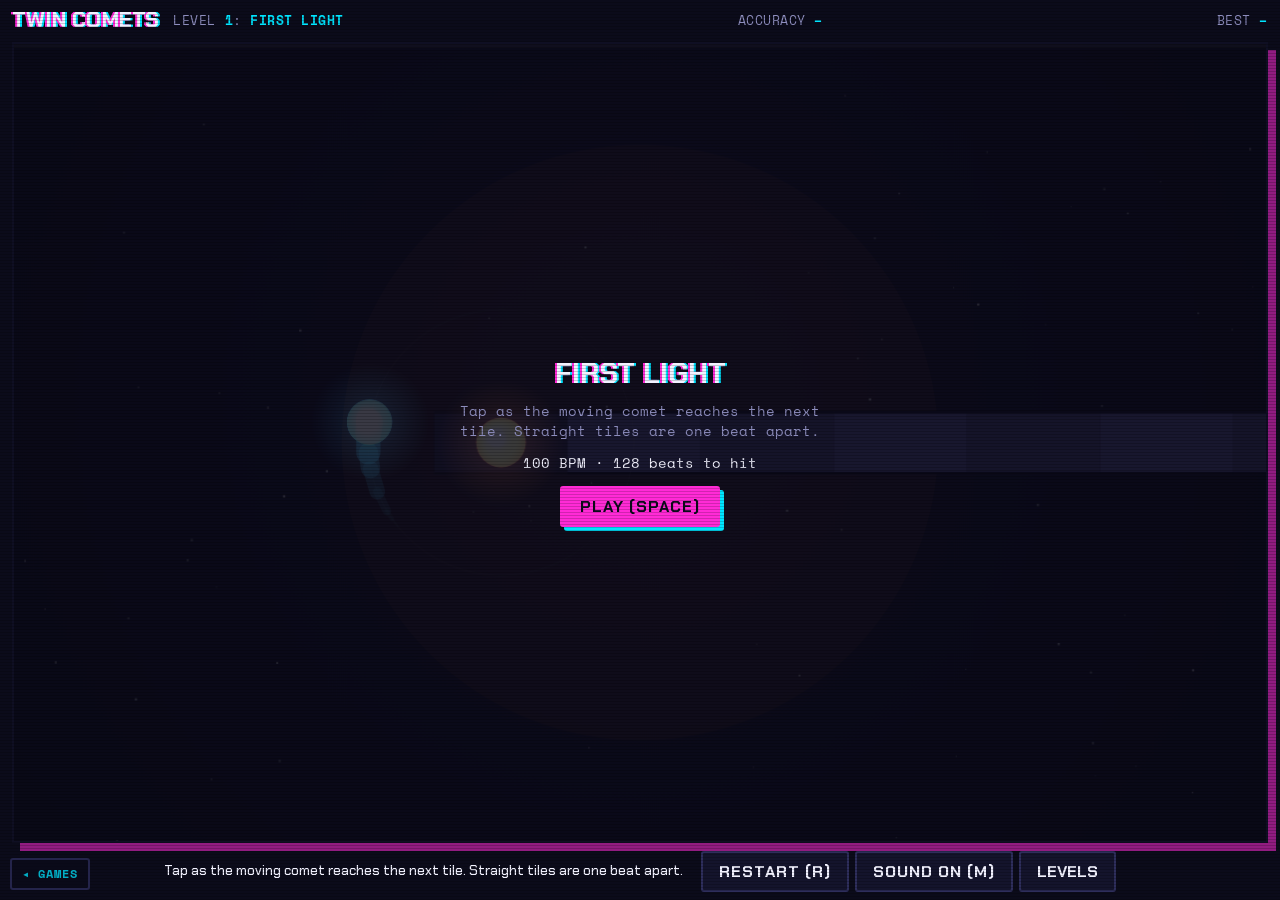
<file: games/twin-comets/index.html>
<!doctype html>
<html lang="en">
<head>
<script src="../site-glue.js" data-game="twin-comets"></script>
<style>[data-fs]{display:none!important}body{-webkit-user-select:none;user-select:none;-webkit-touch-callout:none}input,textarea{-webkit-user-select:text;user-select:text}</style>

<meta charset="utf-8">
<meta name="viewport" content="width=device-width,initial-scale=1,user-scalable=no,viewport-fit=cover">
<title>Twin Comets: one-tap rhythm game | Infinite Games</title><meta name="description" content="Two comets orbit each other. Tap on the beat to swing along the path. A one-button rhythm game, free in your browser."><link rel="canonical" href="https://grantdilli.github.io/games/twin-comets/">
<link rel="stylesheet" href="fonts/fonts.css">
<link rel="stylesheet" href="style.css">
<style>
  main{max-width:760px;margin:0 auto;padding-block:24px 40px;display:grid;gap:12px;justify-items:center;text-align:center}
  h1{margin:0;font-family:var(--display);font-weight:400;color:var(--lime);font-size:2.4rem}
  .bar{display:flex;flex-wrap:wrap;justify-content:space-between;gap:4px 12px;width:100%;color:var(--muted);font-variant-numeric:tabular-nums}
  .bar b{color:var(--text)}
  .stage{position:relative;width:100%;user-select:none;-webkit-user-select:none}
  canvas{display:block;background:#0b0a12;border:2px solid var(--line);border-radius:6px;width:100%;aspect-ratio:16/10;touch-action:none;cursor:pointer}
  .msg{position:absolute;inset:0;display:none;place-content:center;gap:12px;background:rgba(11,10,18,.74);border-radius:6px;padding:16px}
  .msg.on{display:grid;animation:fade .25s ease-out}
  @keyframes fade{from{opacity:0;transform:scale(.97)}to{opacity:1;transform:none}}
  @media (prefers-reduced-motion:reduce){.msg.on{animation:none}}
  .msg h2{margin:0;font-family:var(--display);font-weight:400;color:var(--lime);font-size:1.8rem}
  .msg.bad h2{color:var(--pink)}
  .msg p{margin:0;color:var(--muted);max-width:44ch;justify-self:center}
  .msg .stats{color:var(--text);font-variant-numeric:tabular-nums}
  button{background:var(--lime);color:var(--bg);border:0;border-radius:6px;padding:10px 20px;font:400 1rem var(--display);cursor:pointer}
  button.ghost{background:var(--panel);color:var(--text);border:2px solid var(--line)}
  .row{display:flex;flex-wrap:wrap;gap:8px;justify-content:center;align-items:center}
  .levels button{padding:6px 12px;min-width:40px}
  .levels button.done{border-color:var(--lime)}
  .levels button.cur{background:var(--pink);color:var(--bg);border-color:var(--pink)}
  .tip{color:var(--text);margin:0;min-height:1.5em}
  .back{justify-self:start;color:var(--muted)}
  .off{color:var(--muted);font-variant-numeric:tabular-nums;min-width:9ch}
  .small{font-size:.85rem;color:var(--muted);margin:0}
</style>
<link rel="stylesheet" href="fs.css">
<script src="fs.js" defer></script>
</head>
<body>
<main class="fs">
  <header class="top">
    <h1>Twin Comets</h1>
    <div class="bar"><span>Level <b id="lvl">1</b>: <b id="lname"></b></span><span>Accuracy <b id="acc">–</b></span><span>Best <b id="best">–</b></span></div>
    <button class="fsbtn" data-fs aria-label="Full screen" hidden><svg viewBox="0 0 24 24" fill="none" stroke="currentColor" stroke-width="2.2" stroke-linecap="round" stroke-linejoin="round"><path d="M4 9V4h5M20 9V4h-5M4 15v5h5M20 15v5h-5"/></svg></button>
  </header>
  <div class="stage fill" id="stage">
    <canvas id="c"></canvas>
    <div class="msg" id="msg"><h2 id="mt"></h2><p id="mp"></p><p class="stats" id="ms"></p><div class="row" id="mbtns"></div></div>
  </div>
  <footer class="dock">
    <p class="tip" id="tip"></p>
    <div class="row">
      <button class="ghost" id="restart">Restart (R)</button>
      <button class="ghost" id="snd">Sound on (M)</button>
      <details class="more"><summary>Levels</summary><div class="panel"><button class="ghost close" aria-label="Close">✕</button>
    <div class="row"><button class="ghost" id="offDown" aria-label="Hit earlier">−</button><span class="off" id="off">Offset 0ms</span><button class="ghost" id="offUp" aria-label="Hit later">+</button></div>
    <p class="small">Tap any key, click or touch on the beat. Tapping too early or too late is a miss. If your hits feel off every time, nudge the offset.</p>
    <div class="row levels" id="levels"></div>
      </div></details>
    </div>
  </footer>
</main>
<script type="text/plain" data-pg-game>
// ---- levels ----
// Rhythm notation: each token is the gap between two tiles. Digits are sixteenth notes
// (4 = one beat), T = two-thirds of a beat, t = one third. '>' doubles the comets' spin
// from that tile on, '<' halves it. '|' marks bars (each must add up to four beats).
// The orbit swings half a turn per beat at normal spin, so the gap decides the angle of
// the next tile; which way it turns (the swirl tiles) is chosen by the layout search.
const LEVELS=[
{name:"First Light",bpm:100,root:60,scale:'major',prog:[0,4,5,3],twirl:0,
 drums:{k:'x.......x.......',s:'....x.......x...',h:'..x...x...x...x.',b:'x.......x...x...'},
 tip:"Tap as the moving comet reaches the next tile. Straight tiles are one beat apart.",
 rhythm:"4444|4444|4444|4444|4444|22444|4444|22444|44422|4444|44422|4444|222244|4444|22444|44422|4444|222244|4444|22444|44422|222244|4444|22444|44422|4444|4444|4444"},
{name:"Riverbend",bpm:108,root:62,scale:'minor',prog:[0,5,2,6],twirl:.05,
 drums:{k:'x.....x...x.....',s:'....x.......x...',h:'x.x.x.x.x.x.x.x.',b:'x.....x...x.....'},
 tip:"Long gaps swing the comet the long way round. Short ones cut corners.",
 rhythm:"4444|4444|6244|4444|6244|6244|4444|6622|33244|4444|33244|4444|6622|33244|6244|222244|33244|33244|6622|4444|6244|33244|22444|6622|33244|6244|4444|4444"},
{name:"Moss Swing",bpm:92,root:57,scale:'dorian',prog:[0,3,0,4],twirl:.05,
 drums:{k:'x.......x.......',s:'....x.......x...',h:'x..x..x..x..x..x',b:'x.........x.....'},
 tip:"Swing time: long, short, long, short.",
 rhythm:"4444|4444|TtTtTtTt|4444|TtTtTtTt|TtTt44|TtTtTtTt|TtTt44|TTTTTT|4444|TTTTTT|TtTt44|TtTtTtTt|TtTtTtTt|TTT44|TtTtTTT|TtTtTtTt|TTTTTT|TtTt44|TTT44|TtTtTtTt|TtTtTTT|TtTtTtTt|4444|4444"},
{name:"Glacier Glide",bpm:112,root:64,scale:'major',prog:[0,3,4,3],twirl:.1,
 drums:{k:'x.......x.......',s:'........x.......',h:'..x...x...x...x.',b:'x...x...x...x...'},
 tip:"Rabbit tiles double the comets' spin. Snail tiles slow them back down. The beat stays the same.",
 rhythm:"4444|4444|>22222222|22221111 22|<4444|44422|>22222222|2211221122|<44422|4444|>2222332|22222222|<4444|22444|>22222222|2211221122|<6244|4444|>22221111 22|2222332|<4444|4444"},
{name:"Ember Forge",bpm:124,root:57,scale:'minor',prog:[0,5,3,4],twirl:.1,
 drums:{k:'x.....x.x.......',s:'....x.......x...',h:'x.xxx.xxx.xxx.xx',b:'x.x...x.x.x...x.'},
 tip:"Quick little runs. Alternate two keys or two fingers.",
 rhythm:"4444|4444|4111144|4444|4111144|4411114|221122114|4444|>22222222|111111112222|<4444|21111244|4444|1111411114|>2222111122|<4444|4111144|22221111 4|4411114|221122114|>111111112222|22222222|<4111144|4444|4444"},
{name:"Candy Swirl",bpm:118,root:65,scale:'major',prog:[0,5,3,4],twirl:.35,
 drums:{k:'x.......x.......',s:'....x.......x...',h:'x.x.x.x.x.x.x.x.',b:'x..x..x...x.....'},
 tip:"Swirl tiles flip which way the comets spin. The rhythm is all that matters.",
 rhythm:"4444|4444|22444|42244|44422|6244|222244|4444|33244|22444|TTTTTT|4444|42244|33244|6622|222244|TtTt44|44422|6244|33244|22222222|TTT44|42244|4444|4444"},
{name:"Outer Rim",bpm:132,root:62,scale:'minor',prog:[0,6,5,6],twirl:.25,
 drums:{k:'x.....x...x..x..',s:'....x.......x...',h:'xxx.xxx.xxx.xxx.',b:'x..x..x...x..x..'},
 tip:"Everything at once, a little faster.",
 rhythm:"4444|4444|33244|332211 4|44422|>22222222|11112222 1111|<4444|TtTtTtTt|6244|33244|>22221111 2 2|<44422|TTT44|222244|33244|>2211221122|<4444|6622|332211 4|TtTtTTT|>11112222 1111|<6244|4444|4444"},
{name:"Slate Storm",bpm:148,root:60,scale:'minor',prog:[0,5,6,4],twirl:.3,
 drums:{k:'x...x...x...x...',s:'....x.......x..x',h:'xxxxxxxxxxxxxxxx',b:'x.xx..x.x.xx..x.'},
 tip:"The finale. Breathe on the long notes.",
 rhythm:"4444|4444|222244|33244|42111124|22222222|>22221111 22|<44422|TtTtTtTt|33111124|>2222332|11112222 1111|<4444|6244|TTTTTT|4111111114|33244|>1111111111111111|<4111111114|332211 4|>2211221122|111111112222|<TtTtTTT|6622|4444|4444"},
];
const SCALES={major:[0,2,4,5,7,9,11],minor:[0,2,3,5,7,8,10],dorian:[0,2,3,5,7,9,10]};
const THEMES=[
 {bg:['#1d1734','#0b0a12'],tile:'#4a4478',alt:'#5a5490',edge:'#120f22',a:'#ff8a3d',b:'#5ad1ff',fx:'stars',fxc:'#ffffff'},
 {bg:['#0b2f4a','#03101b'],tile:'#2f6a8c',alt:'#3a7ca0',edge:'#04131f',a:'#ffd166',b:'#ff7a6b',fx:'bubbles',fxc:'#9fd8ff'},
 {bg:['#1b3522','#06110a'],tile:'#4f7343',alt:'#5e8650',edge:'#08140b',a:'#ffd23f',b:'#ff9ecd',fx:'fireflies',fxc:'#e8ff7a'},
 {bg:['#35587a','#0f1d2b'],tile:'#9db7cc',alt:'#b6cddd',edge:'#1d2f40',a:'#ff4fa3',b:'#7df9ff',fx:'snow',fxc:'#ffffff'},
 {bg:['#34120b','#0d0605'],tile:'#5a4a4e',alt:'#6b585c',edge:'#120707',a:'#ffe14d',b:'#ff5a1f',fx:'embers',fxc:'#ff8a3d'},
 {bg:['#47234f','#170b20'],tile:'#d98fb8',alt:'#e6a6ca',edge:'#2a1030',a:'#6ef2c6',b:'#ffffff',fx:'sparkle',fxc:'#ffd6f5'},
 {bg:['#0b0f33','#020208'],tile:'#3a4370',alt:'#465188',edge:'#05071a',a:'#7df9ff',b:'#ff5c8a',fx:'stars',fxc:'#c9d6ff'},
 {bg:['#2a2f38','#0c0e12'],tile:'#5d6573',alt:'#6c7584',edge:'#0b0d11',a:'#c6f432',b:'#ff6b6b',fx:'rain',fxc:'#a9bdd2'},
];
const $=id=>document.getElementById(id);
const TAU=Math.PI*2;
const hexA=(h,a)=>{const n=parseInt(h.slice(1),16);return`rgba(${n>>16},${n>>8&255},${n&255},${a})`};
const mix=(h1,h2,k)=>{const a=parseInt(h1.slice(1),16),b=parseInt(h2.slice(1),16),f=(s)=>Math.round(((a>>s)&255)*(1-k)+((b>>s)&255)*k);return`rgb(${f(16)},${f(8)},${f(0)})`};
function rng(seed){let s=seed>>>0||1;return()=>(s=Math.imul(s^s>>>15,s|1)^(s+Math.imul(s^s>>>7,s|61)),((s^s>>>14)>>>0)/4294967296)}

// ---- turn a rhythm into a path of tiles ----
function parse(str){
  const ev=[];let s=1,mark=null,bar=0;
  for(const ch of str){
    if(ch===' ')continue;
    if(ch==='|'){if(Math.abs(bar-4)>1e-6)console.warn('bar adds to',bar,str);bar=0;continue}
    if(ch==='>'){s*=2;mark='up';continue}
    if(ch==='<'){s/=2;mark='down';continue}
    const d=ch==='T'?2/3:ch==='t'?1/3:+ch/4;
    if(!(d>0))throw Error('bad token '+ch);
    ev.push({d,s,mark});mark=null;bar+=d;
  }
  if(Math.abs(bar-4)>1e-6&&bar>0)console.warn('last bar adds to',bar);
  return ev;
}
function layout(L,li){
  const ev=parse(L.rhythm),n=ev.length+1;
  for(const e of ev){const th=e.d*Math.PI*e.s;if(th>=TAU-1e-6)throw Error('gap too long at spin '+e.s)}
  const R=rng(li*977+13);
  const pref=ev.map(()=>R()<L.twirl); // try a swirl first here?
  const P=[{x:0,y:0}],ain=[Math.PI],dirs=[];
  let budget=400000,minD=.8;
  function ok(i,q){ // tile i+1 would be at q; reject if it lands on or crosses the earlier path
    for(let j=0;j<i;j++){const p=P[j],dx=p.x-q.x,dy=p.y-q.y,dd=dx*dx+dy*dy;
      if(dd<(j===i-1?.3:minD*minD))return false}
    const a=P[i];
    for(let j=0;j<i-1;j++)if(cross(a,q,P[j],P[j+1]))return false;
    return true}
  function rec(i,dir){
    if(i===ev.length)return true;
    if(--budget<0)return false;
    const opts=pref[i]?[-dir,dir]:[dir,-dir];
    for(const d of opts){
      const th=ev[i].d*Math.PI*ev[i].s,ao=ain[i]+d*th,q={x:P[i].x+Math.cos(ao),y:P[i].y+Math.sin(ao)};
      if(Math.abs(th-Math.PI)<1e-6&&d!==opts[0])continue; // straight gaps look identical either way
      if(!ok(i,q))continue;
      P[i+1]=q;ain[i+1]=ao+Math.PI;dirs[i]=d;
      if(rec(i+1,d))return true;
    }
    P.length=i+1;return false}
  let solved=false;
  for(let tries=0;tries<4&&!solved;tries++){P.length=1;budget=400000;solved=rec(0,1);minD-=.08}
  if(!solved)console.warn('layout fell back for',L.name);
  // Build the tile list (fallback: straight line, never blocks play).
  const tiles=[];let beat=0,lastDir=1;
  for(let i=0;i<n;i++){
    const e=ev[i],p=P[i]||{x:i,y:0};
    const d=e?(dirs[i]??lastDir):lastDir;
    tiles.push({i,x:p.x,y:p.y,beat,ain:ain[i]??Math.PI,dir:d,s:e?e.s:(ev[i-1]?ev[i-1].s:1),
      swirl:i>0&&e&&d!==lastDir,mark:e?e.mark:null,cp:false,hitT:-1});
    if(e){beat+=e.d;lastDir=d}
  }
  // checkpoint at the first tile of every fourth bar
  for(let b=4;b*4<beat-4;b+=4){const t=tiles.find(t=>t.beat>=b*4-1e-6);if(t&&t!==tiles[0])t.cp=true}
  // melody: a walk over the scale that leans on chord tones
  const sc=SCALES[L.scale];let deg=7;
  tiles.forEach((t,i)=>{
    const ch=L.prog[Math.floor(t.beat/4)%L.prog.length],on=Math.abs(t.beat-Math.round(t.beat))<1e-6;
    const cands=[];for(let d=Math.max(4,deg-3);d<=Math.min(14,deg+3);d++){
      const rel=((d-ch)%7+7)%7,w=(rel===0||rel===2||rel===4)?(on?5:2):(on?.3:1);cands.push([d,w*(d===deg?.5:1)])}
    let tot=cands.reduce((s,c)=>s+c[1],0),r=R()*tot;for(const c of cands){r-=c[1];if(r<=0){deg=c[0];break}}
    if(i===tiles.length-1)deg=7+ch>14?ch:7+ch;
    t.midi=L.root+sc[deg%7]+12*Math.floor(deg/7);
  });
  return tiles;
}
function cross(a,b,c,d){
  const o=(p,q,r)=>(q.x-p.x)*(r.y-p.y)-(q.y-p.y)*(r.x-p.x);
  const d1=o(c,d,a),d2=o(c,d,b),d3=o(a,b,c),d4=o(a,b,d);
  return ((d1>1e-6&&d2<-1e-6)||(d1<-1e-6&&d2>1e-6))&&((d3>1e-6&&d4<-1e-6)||(d3<-1e-6&&d4>1e-6))}

// ---- sound: everything is synthesised with Web Audio, no files ----
const SND={on:true,ctx:null};
try{SND.on=localStorage.getItem('cometsSound')!=='off'}catch(e){}
function audio(){
  if(!SND.ctx){try{const C=window.AudioContext||window.webkitAudioContext,a=new C({latencyHint:'interactive'});SND.ctx=a;
    SND.master=a.createGain();SND.master.gain.value=SND.on?.6:0;
    const comp=a.createDynamicsCompressor();comp.threshold.value=-14;comp.ratio.value=4;
    SND.master.connect(comp);comp.connect(a.destination);
    const dl=a.createDelay(),fb=a.createGain(),lp=a.createBiquadFilter(),wet=a.createGain(); // echo for the hit notes
    dl.delayTime.value=.18;fb.gain.value=.28;lp.frequency.value=2600;wet.gain.value=.5;
    SND.fx=a.createGain();SND.fx.connect(SND.master);SND.fx.connect(dl);dl.connect(lp);lp.connect(fb);fb.connect(dl);lp.connect(wet);wet.connect(SND.master);
    const b=a.createBuffer(1,a.sampleRate,a.sampleRate),d=b.getChannelData(0);for(let i=0;i<d.length;i++)d[i]=Math.random()*2-1;SND.nb=b;
  }catch(e){SND.ctx=null;return null}}
  if(SND.ctx.state==='suspended')SND.ctx.resume();
  return SND.ctx}
const mtof=m=>440*Math.pow(2,(m-69)/12);
function osc(dest,type,f0,f1,t,dur,vol,att=.004){const a=SND.ctx,o=a.createOscillator(),g=a.createGain();o.type=type;
  o.frequency.setValueAtTime(f0,t);if(f1!==f0)o.frequency.exponentialRampToValueAtTime(f1,t+dur);
  g.gain.setValueAtTime(0,t);g.gain.linearRampToValueAtTime(vol,t+att);g.gain.exponentialRampToValueAtTime(.0001,t+dur);
  o.connect(g);g.connect(dest);o.start(t);o.stop(t+dur+.05);return o}
function nz(dest,type,freq,q,t,dur,vol){const a=SND.ctx,src=a.createBufferSource(),f=a.createBiquadFilter(),g=a.createGain();
  src.buffer=SND.nb;f.type=type;f.frequency.value=freq;f.Q.value=q;
  g.gain.setValueAtTime(vol,t);g.gain.exponentialRampToValueAtTime(.0001,t+dur);
  src.connect(f);f.connect(g);g.connect(dest);src.start(t,Math.random()*.5);src.stop(t+dur+.05)}
const inst={
  kick(d,t){osc(d,'sine',150,42,t,.28,.95,.002);nz(d,'lowpass',900,.7,t,.025,.3)},
  snare(d,t){nz(d,'bandpass',1900,.8,t,.16,.42);osc(d,'triangle',210,150,t,.09,.22)},
  hat(d,t,acc){nz(d,'highpass',7500,.7,t,acc?.06:.035,acc?.16:.09)},
  click(d,t,hi){osc(d,'square',hi?1760:1320,hi?1760:1320,t,.05,.09)},
  bass(d,t,m,len){const a=SND.ctx,o=a.createOscillator(),f=a.createBiquadFilter(),g=a.createGain();o.type='sawtooth';o.frequency.value=mtof(m);
    f.type='lowpass';f.frequency.setValueAtTime(900,t);f.frequency.exponentialRampToValueAtTime(220,t+len);f.Q.value=4;
    g.gain.setValueAtTime(0,t);g.gain.linearRampToValueAtTime(.32,t+.01);g.gain.setValueAtTime(.32,t+len*.7);g.gain.linearRampToValueAtTime(0,t+len);
    o.connect(f);f.connect(g);g.connect(d);o.start(t);o.stop(t+len+.05)},
  pad(d,t,ms,len){const a=SND.ctx,f=a.createBiquadFilter(),g=a.createGain();f.type='lowpass';f.frequency.value=1100;
    g.gain.setValueAtTime(0,t);g.gain.linearRampToValueAtTime(.07,t+.25);g.gain.setValueAtTime(.07,t+len-.3);g.gain.linearRampToValueAtTime(0,t+len);
    f.connect(g);g.connect(d);
    ms.forEach(m=>[-6,6].forEach(c=>{const o=a.createOscillator();o.type='sawtooth';o.frequency.value=mtof(m);o.detune.value=c;o.connect(f);o.start(t);o.stop(t+len+.05)}))},
  pluck(t,m,pan){const a=SND.ctx,p=a.createStereoPanner?a.createStereoPanner():null,d=p||SND.fx;if(p){p.pan.value=pan;p.connect(SND.fx)}
    osc(d,'triangle',mtof(m),mtof(m),t,.55,.32,.003);osc(d,'sine',mtof(m)*2,mtof(m)*2,t,.25,.12,.003);osc(d,'square',mtof(m)*4,mtof(m)*4,t,.03,.025,.001)},
};
const sfx={
  fail(){const a=audio();if(!a)return;const t=a.currentTime;osc(SND.fx,'sawtooth',420,70,t,.6,.18);nz(SND.fx,'lowpass',600,1,t,.4,.25)},
  win(root){const a=audio();if(!a)return;const t=a.currentTime;[0,4,7,12,16].forEach((s,i)=>osc(SND.fx,'triangle',mtof(root+12+s),mtof(root+12+s),t+i*.07,.8,.18));osc(SND.fx,'sine',mtof(root+36),mtof(root+36),t+.35,.9,.05)},
  tick(){const a=audio();if(!a)return;osc(SND.fx,'square',900,900,a.currentTime,.03,.05)},
};
function setSound(on){SND.on=on;try{localStorage.setItem('cometsSound',on?'on':'off')}catch(e){}
  $('snd').textContent=on?'Sound on (M)':'Sound off (M)';
  if(SND.master)SND.master.gain.setTargetAtTime(on?.6:0,SND.ctx.currentTime,.02)}

// ---- the clock: song time follows what the speakers are playing right now ----
let lastClock=0;
function clock(){let t;const a=SND.ctx;
  if(a){const ts=a.getOutputTimestamp?a.getOutputTimestamp():null;
    if(ts&&ts.performanceTime>0&&ts.contextTime>0)t=ts.contextTime+(performance.now()-ts.performanceTime)/1000;
    else t=a.currentTime-(a.outputLatency||a.baseLatency||0)}
  else t=performance.now()/1000;
  if(t<lastClock&&lastClock-t<.03)t=lastClock; // smooth tiny backward jitter
  return lastClock=t}

// ---- state ----
let save={best:{},done:{},offset:0};
try{Object.assign(save,JSON.parse(localStorage.getItem('cometsSave'))||{})}catch(e){}
function persist(){try{localStorage.setItem('cometsSave',JSON.stringify(save))}catch(e){}}
const AUTO=/[?&]auto=1/.test(location.search);
let li=0,L,tiles,theme,spb,mode='ready',cur=0,cp=0,t0=0,bus=null,step=0,lastStep=0,failAt=0,failOrb=null,endAt=0,cpUses=0,combo=0,bestCombo=0,shake=0,flashA=0,flashC='#ff3b5c',failWhy='';
let judge=[],meter=[],rings=[],early=[],pops=[],parts=[],trails=[[],[]],fx=[],cam={x:0,y:0,z:1},overlayT=null,idle0=performance.now()/1000;
const cache={};
const T=i=>t0+tiles[i].beat*spb;
function songBeat(now){return(now-t0)/spb}

function load(i){
  li=i;L=LEVELS[i];tiles=cache[i]||(cache[i]=layout(L,i));theme=THEMES[i%THEMES.length];spb=60/L.bpm;
  fx=Array.from({length:70},()=>({x:Math.random(),y:Math.random(),r:Math.random(),p:Math.random()*TAU}));
  stopMusic();mode='ready';cur=0;cp=0;cpUses=0;judge=[];early=[];pops=[];parts=[];trails=[[],[]];failOrb=null;meter=[];rings=[];combo=0;
  tiles.forEach(t=>t.hitT=-1);
  cam.x=tiles[0].x;cam.y=tiles[0].y;
  ui();levelButtons();
  const b=save.best[li];
  showMsg(L.name,L.tip,`${L.bpm} BPM · ${tiles.length-1} beats to hit${b!=null?` · best ${b.toFixed(1)}%`:''}`,[['Play (Space)',()=>start(0)]]);
}
function start(from){
  const a=audio();hideMsg();
  combo=0;meter=[];
  if(from===0){judge=[];early=[];cpUses=0;bestCombo=0}else{cpUses++;judge.length=from+1;early.length=from+1}
  tiles.forEach((t,i)=>{if(i>from)t.hitT=-1});
  cur=from;failOrb=null;pops=[];
  const now=clock(),lead=4*spb+.25;
  t0=now+lead-tiles[from].beat*spb;
  stopMusic();
  if(a){bus=a.createGain();bus.connect(SND.master)}
  step=Math.ceil((tiles[from].beat-4)*4-1e-6);lastStep=Math.ceil((tiles[tiles.length-1].beat+4)*4);
  countFrom=tiles[from].beat;
  mode='count';ui();schedule();
}
let countFrom=0;
function stopMusic(){if(bus){const b=bus,a=SND.ctx;b.gain.setTargetAtTime(0,a.currentTime,.06);setTimeout(()=>b.disconnect(),600);bus=null}}
function schedule(){
  const a=SND.ctx;if(!a||!bus||(mode!=='count'&&mode!=='play'&&mode!=='win'))return;
  const ahead=a.currentTime+.15,sc=SCALES[L.scale],D=L.drums;
  while(step<lastStep&&t0+step/4*spb<ahead){
    const t=t0+step/4*spb,beat=step/4,k=((step%16)+16)%16,bar=Math.floor(beat/4);
    if(t>=a.currentTime-.01){
      if(beat<countFrom){ // count-in: clicks on the beat only
        if(k%4===0)inst.click(bus,t,beat>=countFrom-1);
      }else if(beat<tiles[tiles.length-1].beat+4-1e-6){
        const ch=L.prog[((bar%L.prog.length)+L.prog.length)%L.prog.length],chordM=[0,2,4].map(s=>L.root-12+sc[(ch+s)%7]+12*Math.floor((ch+s)/7));
        const intro=bar<1;
        if(D.k[k]==='x')inst.kick(bus,t);
        if(!intro&&D.s[k]==='x')inst.snare(bus,t);
        if(D.h[k]==='x')inst.hat(bus,t,k%4===2);
        if(!intro&&D.b[k]==='x')inst.bass(bus,t,chordM[0]-12+(k===14||k===6&&bar%2?7:0),spb*.45);
        if(k===0)inst.pad(bus,t,chordM.map(m=>m+12),spb*4);
      }
    }
    step++;
  }
}
setInterval(schedule,25);

function press(evT){
  if(mode==='ready'&&!$('msg').classList.contains('on')){start(0);return}
  if(mode==='ready'){start(0);return}
  if(mode==='fail'){if(performance.now()/1000-failAt>.45)start(cp);return}
  if(mode==='win'){if(performance.now()/1000-endAt>.8)next();return}
  if(mode!=='play'&&mode!=='count')return;
  const now=clock(),tp=now-(performance.now()-evT)/1000-save.offset/1000,nx=cur+1;
  if(nx>=tiles.length)return;
  const err=tp-T(nx),gap=T(nx)-T(cur),ew=Math.min(.14,.5*gap);
  if(err<-ew){
    if(mode==='count')return; // taps during the count-in don't count
    fail(now,'early');return}
  hit(nx,err,now);
}
function lateWin(i){return i+1<tiles.length?Math.min(.14,.5*(T(i+1)-T(i))):.14}
function hit(i,err,now){
  const t=tiles[i],ae=Math.abs(err);
  let k,txt,col;
  if(ae<=.045){k=0;txt='Perfect';col='#c6f432'}
  else if(ae<=.09){k=1;txt=err<0?'Early':'Late';col='#ffd166'}
  else{k=2;txt=err<0?'Early!':'Late!';col='#ff8a5c'}
  judge[i]=k;cur=i;t.hitT=now;
  combo=k<2?combo+1:0;bestCombo=Math.max(bestCombo,combo);
  meter.push({e:err,c:col,t:performance.now()/1000});if(meter.length>24)meter.shift();
  rings.push({x:t.x,y:t.y,c:i%2?theme.b:theme.a,t:performance.now()/1000});
  if(k)pop(i,txt,col);else if(i%4===0||i===tiles.length-1)pop(i,txt,col,.7);
  const c=i%2?theme.b:theme.a;
  for(let j=0;j<12;j++){const an=Math.random()*TAU,sp=.6+Math.random()*1.6;parts.push({x:t.x,y:t.y,vx:Math.cos(an)*sp,vy:Math.sin(an)*sp,life:.5+Math.random()*.3,t:0,c})}
  if(t.cp)cp=i;
  const a=SND.ctx;if(a&&bus)inst.pluck(Math.max(a.currentTime,T(i)),t.midi,i%2?.35:-.35);
  if(i===tiles.length-1)win();
  ui();
}
function pop(i,text,col,size=1){pops.push({x:tiles[i].x,y:tiles[i].y,text,col,t:performance.now()/1000,size})}
function fail(now,why='late'){window.pgBreak&&pgBreak();
  mode='fail';failWhy=why;failAt=performance.now()/1000;sfx.fail();stopMusic();
  shake=1;flashA=.45;flashC='#ff3b5c';combo=0;
  if(tiles[cur+1])pop(cur+1,why==='early'?'Too early!':why==='pause'?'Paused':'Too late!','#ff5c6e',1.15);
  const t=tiles[cur],th=t.ain+t.dir*Math.PI*t.s*(now-T(cur))/spb,v=t.dir*Math.PI*t.s/spb;
  failOrb={x:t.x+Math.cos(th),y:t.y+Math.sin(th),vx:-Math.sin(th)*v,vy:Math.cos(th)*v,t:0,c:cur%2?theme.a:theme.b};
  setTimeout(()=>{if(mode!=='fail')return;
    const pct=Math.floor(100*cur/(tiles.length-1));
    showMsg(why==='early'?'Too early!':why==='pause'?'Paused':'Missed!',
      `${why==='early'?'You tapped before the comet reached the tile. ':why==='pause'?'The game stops when you leave the tab. ':'The comet flew past the tile. '}You made it ${pct}% of the way.`,
      cp?'Retry starts from the last checkpoint.':'Retry starts from the beginning.',
      [['Retry (Space)',()=>start(cp)]].concat(cp?[['Restart level',()=>start(0)]]:[]),why!=='pause')},700);
}
function accuracy(upto=cur){
  let s=0,n=0;for(let i=1;i<=upto;i++){if(judge[i]==null)continue;s+=[100,80,55][judge[i]];n++;n+=early[i]||0}
  return n?s/n:null}
function win(){window.pgBreak&&pgBreak();
  mode='win';endAt=performance.now()/1000;sfx.win(L.root);flashA=.35;flashC='#ffffff';
  {const t=tiles[tiles.length-1];for(let j=0;j<60;j++){const an=Math.random()*TAU,sp=1+Math.random()*3.5;parts.push({x:t.x,y:t.y,vx:Math.cos(an)*sp,vy:Math.sin(an)*sp,life:.8+Math.random()*.8,t:0,c:[theme.a,theme.b,'#ffffff'][j%3]})}}
  const acc=accuracy(),best=save.best[li];
  if(best==null||acc>best)save.best[li]=acc;save.done[li]=1;persist();
  const c=[0,0,0];judge.forEach(k=>{if(k!=null)c[k]++});
  setTimeout(()=>{if(mode!=='win')return;
    showMsg(li===LEVELS.length-1?'You beat them all!':'Level clear!',
      `${acc.toFixed(1)}% accuracy${best==null||acc>best?' · new best':''}${cpUses?` · ${cpUses} checkpoint retr${cpUses>1?'ies':'y'}`:''}`,
      `${c[0]} perfect · ${c[1]} close · ${c[2]} rough · best combo ${bestCombo}`,
      li<LEVELS.length-1?[['Next level (Space)',next],['Replay',()=>start(0)]]:[['Play again (Space)',()=>start(0)],['Level 1',()=>load(0)]])},1300);
  levelButtons();
}
function next(){if(li<LEVELS.length-1)load(li+1);else start(0)}

// ---- overlay + buttons ----
function showMsg(t,p,s,btns,bad=false){$('msg').classList.toggle('bad',bad);$('mt').textContent=t;$('mp').textContent=p;$('ms').textContent=s;const b=$('mbtns');b.innerHTML='';
  btns.forEach(([label,fn],i)=>{const e=document.createElement('button');e.textContent=label;if(i)e.className='ghost';
    e.onclick=ev=>{ev.stopPropagation();e.blur();fn()};b.appendChild(e)});$('msg').classList.add('on')}
function hideMsg(){$('msg').classList.remove('on')}
function ui(){$('lvl').textContent=li+1;$('lname').textContent=L.name;$('tip').textContent=L.tip;
  const a=accuracy();$('acc').textContent=a==null?'–':a.toFixed(1)+'%';
  const b=save.best[li];$('best').textContent=b==null?'–':b.toFixed(1)+'%'}
function levelButtons(){const box=$('levels');box.innerHTML='';
  LEVELS.forEach((lv,i)=>{const e=document.createElement('button');e.className='ghost'+(i===li?' cur':'')+(save.done[i]?' done':'');
    e.textContent=(save.done[i]?'★ ':'')+(i+1);e.title=lv.name;e.onclick=()=>{e.blur();load(i)};box.appendChild(e)})}
function setOffset(v){save.offset=Math.max(-200,Math.min(200,v));persist();$('off').textContent=`Offset ${save.offset>0?'+':''}${save.offset}ms`}
$('restart').onclick=e=>{e.currentTarget.blur();start(0)};
$('snd').onclick=e=>{e.currentTarget.blur();setSound(!SND.on)};
$('offDown').onclick=e=>{e.currentTarget.blur();setOffset(save.offset-10)};
$('offUp').onclick=e=>{e.currentTarget.blur();setOffset(save.offset+10)};
addEventListener('keydown',e=>{
  if(e.repeat||e.ctrlKey||e.metaKey||e.altKey)return;
  if(e.key==='Tab')return;
  const k=e.key.toLowerCase();
  if(k==='r'){start(0);return}
  if(k==='m'){setSound(!SND.on);return}
  if(k==='escape'){if(mode!=='ready')load(li);return}
  if(e.target.tagName==='BUTTON'&&(k==='enter'||k===' ')&&mode!=='play'&&mode!=='count')return;
  e.preventDefault();press(e.timeStamp||performance.now());
});
$('c').addEventListener('pointerdown',e=>{e.preventDefault();press(e.timeStamp||performance.now())});
$('msg').addEventListener('pointerdown',e=>{if(e.target.tagName==='BUTTON')return;e.preventDefault();press(e.timeStamp||performance.now())});

// ---- drawing ----
const cv=$('c'),ctx=cv.getContext('2d');let W=0,H=0,DPR=1;
function fit(){DPR=Math.min(2,devicePixelRatio||1);const r=cv.getBoundingClientRect();W=r.width;H=r.height;cv.width=Math.round(W*DPR);cv.height=Math.round(H*DPR)}
addEventListener('resize',fit);
document.addEventListener('visibilitychange',()=>{if(document.hidden&&(mode==='play'||mode==='count'))fail(clock(),'pause')});
let lastF=performance.now()/1000;
function frame(){
  const pf=performance.now()/1000,dt=Math.min(.05,pf-lastF);lastF=pf;
  {const r=cv.getBoundingClientRect();if(cv.width!==Math.round(r.width*DPR)||cv.height!==Math.round(r.height*DPR))fit()}
  let now=clock();
  if(mode==='count'&&now>=T(cur)-1e-3)mode='play';
  if(mode==='play'||mode==='count'){
    if(AUTO)while(cur+1<tiles.length&&now>=T(cur+1)&&mode!=='win')hit(cur+1,0,now);
    if(mode==='play'&&cur+1<tiles.length&&now>T(cur+1)+lateWin(cur+1))fail(now);
  }
  schedule();
  draw(now,dt,pf);
  requestAnimationFrame(frame);
}
function orbAngle(now){const t=tiles[cur];
  if(mode==='ready')return t.ain+t.dir*Math.PI*(performance.now()/1000-idle0)/spb;
  if(mode==='win')return t.ain+t.dir*Math.PI*.5*(now-T(cur))/spb;
  return t.ain+t.dir*Math.PI*t.s*(now-T(cur))/spb}
function draw(now,dt,pf){
  const X=ctx;X.setTransform(DPR,0,0,DPR,0,0);
  const beatF=mode==='ready'?((pf-idle0)/spb)%1:((songBeat(now)%1)+1)%1,pulse=Math.exp(-beatF*5);
  // background
  const g=X.createRadialGradient(W/2,H*.45,0,W/2,H*.45,Math.max(W,H)*.8);g.addColorStop(0,theme.bg[0]);g.addColorStop(1,theme.bg[1]);
  X.fillStyle=g;X.fillRect(0,0,W,H);
  X.fillStyle=hexA(cur%2?theme.b:theme.a,.05+.06*pulse);X.beginPath();X.arc(W/2,H/2,Math.min(W,H)*(.35+.03*pulse),0,TAU);X.fill();
  drawFx(pf,dt);
  // camera: follow the pivot, look a little ahead
  const U=Math.min(W,H)/6,ahead=tiles[Math.min(tiles.length-1,cur+3)],pv=tiles[cur];
  const tx=pv.x*.65+ahead.x*.35,ty=pv.y*.65+ahead.y*.35,k=1-Math.exp(-dt*4.5);
  cam.x+=(tx-cam.x)*k;cam.y+=(ty-cam.y)*k;
  shake=Math.max(0,shake-dt*2.2);const shx=(Math.random()-.5)*shake*14,shy=(Math.random()-.5)*shake*14;
  const z=U*(1+.025*pulse*(mode==='play'?1:0)),sx=x=>(x-cam.x)*z+W/2+shx,sy=y=>(y-cam.y)*z+H/2+shy;
  // tiles
  const lo=Math.max(0,cur-24),hi=Math.min(tiles.length-1,cur+50);
  X.lineJoin='round';X.lineCap='butt';
  const seg=i=>{const t=tiles[i],p=tiles[i-1],n=tiles[i+1];
    const ax=p?(p.x+t.x)/2:t.x-(n.x-t.x)/2,ay=p?(p.y+t.y)/2:t.y-(n.y-t.y)/2;
    const bx=n?(n.x+t.x)/2:t.x+(t.x-p.x)/2,by=n?(n.y+t.y)/2:t.y+(t.y-p.y)/2;
    X.beginPath();X.moveTo(sx(ax),sy(ay));X.lineTo(sx(t.x),sy(t.y));X.lineTo(sx(bx),sy(by))};
  const alphaOf=i=>i<=cur?Math.max(0,1-(cur-i)/24)*.45:Math.max(0,1-Math.max(0,i-cur-30)/20);
  for(let i=lo;i<=hi;i++){const al=alphaOf(i);if(al<=0)continue;X.globalAlpha=al;seg(i);X.strokeStyle=theme.edge;X.lineWidth=z*.44+5;X.stroke()}
  for(let i=lo;i<=hi;i++){const al=alphaOf(i);if(al<=0)continue;const t=tiles[i];X.globalAlpha=al;seg(i);
    const flash=t.hitT>0?Math.max(0,1-(now-t.hitT)/.35):0;
    X.strokeStyle=flash>0?mix(i%2?theme.alt:theme.tile,'#ffffff',flash*.8):(i%2?theme.alt:theme.tile);X.lineWidth=z*.44;X.stroke()}
  X.globalAlpha=1;
  // next-tile hint ring and tile icons
  for(let i=Math.max(1,cur);i<=hi;i++){const t=tiles[i],al=alphaOf(i);if(al<=0)continue;X.globalAlpha=al;const x=sx(t.x),y=sy(t.y);
    if(t.swirl&&i>cur){X.globalAlpha=al*.75;drawSwirl(x,y,z*.11,t.dir);X.globalAlpha=al}
    if(t.mark&&i>=cur)drawSpeed(x,y,z*.16,t);
    if(t.cp&&i>cur){X.fillStyle='#ffffff';X.beginPath();X.moveTo(x,y-z*.12);X.lineTo(x+z*.09,y);X.lineTo(x,y+z*.12);X.lineTo(x-z*.09,y);X.closePath();X.globalAlpha=al*.7;X.fill()}
    if(i===tiles.length-1){X.strokeStyle='#ffffff';X.lineWidth=3;X.globalAlpha=al*(.5+.5*pulse);X.beginPath();X.arc(x,y,z*.3,0,TAU);X.stroke()}
  }
  X.globalAlpha=1;
  if(mode==='play'||mode==='count'){const n=tiles[cur+1];if(n){X.strokeStyle=hexA('#ffffff',.25+.35*pulse);X.lineWidth=2;X.beginPath();X.arc(sx(n.x),sy(n.y),z*.24,0,TAU);X.stroke()}}
  // orbit ring
  X.strokeStyle=hexA('#ffffff',.06);X.lineWidth=1;X.beginPath();X.arc(sx(pv.x),sy(pv.y),z,0,TAU);X.stroke();
  // hit ripples
  rings=rings.filter(r=>pf-r.t<.45);
  for(const r of rings){const a=(pf-r.t)/.45;X.globalAlpha=(1-a)*.8;X.strokeStyle=r.c;X.lineWidth=3*(1-a)+1;X.beginPath();X.arc(sx(r.x),sy(r.y),z*(.2+a*.45),0,TAU);X.stroke()}
  X.globalAlpha=1;X.globalCompositeOperation='lighter';
  // particles
  for(const p of parts){p.t+=dt;p.x+=p.vx*dt;p.y+=p.vy*dt;p.vx*=.93;p.vy*=.93;const l=1-p.t/p.life;if(l<=0)continue;
    X.globalAlpha=l;X.fillStyle=p.c;X.beginPath();X.arc(sx(p.x),sy(p.y),Math.max(.5,z*.05*l),0,TAU);X.fill()}
  parts=parts.filter(p=>p.t<p.life);X.globalAlpha=1;X.globalCompositeOperation='source-over';
  // comets
  const pivotCol=cur%2?theme.b:theme.a,moveCol=cur%2?theme.a:theme.b;
  const th=orbAngle(now),mx=pv.x+Math.cos(th),my=pv.y+Math.sin(th);
  const pivIdx=cur%2,movIdx=1-pivIdx;
  pushTrail(pivIdx,pv.x,pv.y,pf);
  if(mode!=='fail')pushTrail(movIdx,mx,my,pf);
  drawTrail(trails[pivIdx],pivotCol,sx,sy,z,pf);drawTrail(trails[movIdx],moveCol,sx,sy,z,pf);
  X.globalCompositeOperation='lighter';
  drawOrb(sx(pv.x),sy(pv.y),z,pivotCol,1+.12*pulse);
  if(mode==='fail'&&failOrb){const f=failOrb;f.t+=dt;f.x+=f.vx*dt;f.y+=f.vy*dt;X.globalAlpha=Math.max(0,1-f.t/1.2);drawOrb(sx(f.x),sy(f.y),z,f.c,1);X.globalAlpha=1}
  else drawOrb(sx(mx),sy(my),z,moveCol,1);
  X.globalCompositeOperation='source-over';
  // judgement pops
  X.textAlign='center';X.textBaseline='middle';
  pops=pops.filter(p=>pf-p.t<.8);
  for(const p of pops){const a=(pf-p.t)/.8;X.globalAlpha=1-a*a;X.fillStyle=p.col;X.font=`400 ${Math.round(z*.22*p.size)}px Bungee, Impact, sans-serif`;
    X.fillText(p.text,sx(p.x),sy(p.y)-z*(.45+a*.35))}
  X.globalAlpha=1;
  // countdown
  if(mode==='count'){const left=Math.ceil((T(cur)-now)/spb-1e-3);if(left<=3&&left>=1){const f=1-((T(cur)-now)/spb-(left-1));
    X.globalAlpha=.5*Math.max(0,1-f);X.fillStyle='#ffffff';X.font=`400 ${Math.round(H*.18*(1+f*.3))}px Bungee, Impact, sans-serif`;X.fillText(left,W/2,H*.22);X.globalAlpha=1}}
  // combo
  if(combo>=8&&(mode==='play'||mode==='win')){X.textAlign='left';X.fillStyle=hexA('#ffffff',.85);X.font=`400 ${Math.round(16+Math.min(10,combo/10))}px Bungee, Impact, sans-serif`;
    X.fillText(combo+' combo',12,24)}
  // timing meter: where each recent hit landed, early to the left
  if(mode!=='ready'){const mw=Math.min(240,W*.5),mx0=W/2-mw/2,my0=H-16;
    X.fillStyle=hexA('#000000',.3);X.fillRect(mx0,my0-5,mw,10);
    X.fillStyle=hexA('#c6f432',.25);X.fillRect(W/2-mw*.045/.28,my0-5,mw*.09/.28,10);
    X.fillStyle=hexA('#ffffff',.8);X.fillRect(W/2-1,my0-8,2,16);
    for(const m of meter){const a=1-(pf-m.t)/3;if(a<=0)continue;X.globalAlpha=a;X.fillStyle=m.c;X.fillRect(W/2+Math.max(-.14,Math.min(.14,m.e))/.28*mw-1.5,my0-6,3,12)}
    X.globalAlpha=1}
  // screen flash
  flashA=Math.max(0,flashA-dt*1.4);if(flashA>0){const v=X.createRadialGradient(W/2,H/2,Math.min(W,H)*.2,W/2,H/2,Math.max(W,H)*.75);
    v.addColorStop(0,hexA(flashC,0));v.addColorStop(1,hexA(flashC,flashA));X.fillStyle=v;X.fillRect(0,0,W,H)}
  // progress bar
  const prog=cur/(tiles.length-1);X.fillStyle=hexA('#ffffff',.12);X.fillRect(0,0,W,4);X.fillStyle=theme.a;X.fillRect(0,0,W*prog,4);
  if(mode==='play'||mode==='count'||mode==='win'){X.textAlign='right';X.fillStyle=hexA('#ffffff',.7);X.font='500 13px Rubik, sans-serif';X.fillText(Math.floor(prog*100)+'%',W-10,18)}
}
function pushTrail(k,x,y,pf){const tr=trails[k];tr.push({x,y,t:pf});while(tr.length&&pf-tr[0].t>.16)tr.shift();
  if(tr.length>1){const a=tr[tr.length-2];if(Math.hypot(a.x-x,a.y-y)>.8)tr.splice(0,tr.length-1)}}
function drawTrail(tr,col,sx,sy,z,pf){const X=ctx;if(tr.length<2)return;X.lineCap='round';
  for(let i=1;i<tr.length;i++){const a=tr[i-1],b=tr[i],l=1-(pf-b.t)/.16;if(l<=0)continue;
    X.strokeStyle=hexA(col,.55*l);X.lineWidth=z*.2*l;X.beginPath();X.moveTo(sx(a.x),sy(a.y));X.lineTo(sx(b.x),sy(b.y));X.stroke()}
  X.lineCap='butt'}
function drawOrb(x,y,z,col,s){const X=ctx,r=z*.17*s;
  const g=X.createRadialGradient(x,y,0,x,y,r*2.6);g.addColorStop(0,hexA(col,.55));g.addColorStop(1,hexA(col,0));
  X.fillStyle=g;X.beginPath();X.arc(x,y,r*2.6,0,TAU);X.fill();
  const g2=X.createRadialGradient(x-r*.3,y-r*.3,0,x,y,r);g2.addColorStop(0,'#ffffff');g2.addColorStop(.45,mix(col,'#ffffff',.35));g2.addColorStop(1,col);
  X.fillStyle=g2;X.beginPath();X.arc(x,y,r,0,TAU);X.fill()}
function drawSwirl(x,y,r,dir){const X=ctx;X.strokeStyle='#ffffff';X.fillStyle='#ffffff';X.lineWidth=Math.max(2,r*.28);
  const a0=-2.4,a1=1.4;X.beginPath();X.arc(x,y,r,dir>0?a0:-a0,dir>0?a1:-a1,dir<0);X.stroke();
  const ae=dir>0?a1:-a1,hx=x+Math.cos(ae)*r,hy=y+Math.sin(ae)*r,tg=ae+dir*Math.PI/2,s=r*.6;
  X.beginPath();X.moveTo(hx+Math.cos(tg)*s,hy+Math.sin(tg)*s);X.lineTo(hx+Math.cos(tg+2.4)*s,hy+Math.sin(tg+2.4)*s);X.lineTo(hx+Math.cos(tg-2.4)*s,hy+Math.sin(tg-2.4)*s);X.closePath();X.fill()}
function drawSpeed(x,y,r,t){const X=ctx,up=t.mark==='up';X.strokeStyle=up?'#ff5c8a':'#5ad1ff';X.lineWidth=Math.max(2,r*.32);X.lineCap='round';
  const n=tiles[t.i+1]||t,a=Math.atan2(n.y-t.y,n.x-t.x);
  const ch=(o)=>{const cx=x+Math.cos(a)*o,cy=y+Math.sin(a)*o;X.beginPath();
    X.moveTo(cx+Math.cos(a+2.4)*r,cy+Math.sin(a+2.4)*r);X.lineTo(cx,cy);X.lineTo(cx+Math.cos(a-2.4)*r,cy+Math.sin(a-2.4)*r);X.stroke()};
  if(up){ch(-r*.25);ch(r*.45)}else ch(r*.1);X.lineCap='butt'}
function drawFx(pf,dt){const X=ctx,c=theme.fxc;
  const px=-cam.x*8,py=-cam.y*8;
  for(const f of fx){
    let x=((f.x*W+px*(.3+f.r))%W+W)%W,y=((f.y*H+py*(.3+f.r))%H+H)%H;
    switch(theme.fx){
      case'stars':X.fillStyle=hexA(c,.25+.35*Math.sin(pf*2+f.p)**2);X.fillRect(x,y,1+f.r*1.5,1+f.r*1.5);break;
      case'bubbles':f.y-=dt*(.02+.04*f.r);if(f.y<0)f.y+=1;X.strokeStyle=hexA(c,.25);X.lineWidth=1;X.beginPath();X.arc(x+Math.sin(pf+f.p)*4,y,2+f.r*4,0,TAU);X.stroke();break;
      case'fireflies':X.fillStyle=hexA(c,.15+.5*Math.max(0,Math.sin(pf*1.5+f.p)));X.beginPath();X.arc(x+Math.sin(pf*.5+f.p)*20,y+Math.cos(pf*.4+f.p)*14,1.5+f.r*1.5,0,TAU);X.fill();break;
      case'snow':f.y+=dt*(.02+.04*f.r);if(f.y>1)f.y-=1;X.fillStyle=hexA(c,.5);X.beginPath();X.arc(x+Math.sin(pf+f.p)*8,y,1+f.r*2,0,TAU);X.fill();break;
      case'embers':f.y-=dt*(.03+.06*f.r);if(f.y<0)f.y+=1;X.fillStyle=hexA(c,.3+.4*f.r);X.fillRect(x+Math.sin(pf*2+f.p)*6,y,2,2);break;
      case'sparkle':{const s=Math.max(0,Math.sin(pf*1.7+f.p*3));if(s>.2){X.strokeStyle=hexA(c,s*.6);X.lineWidth=1;const r=2+4*s*f.r;X.beginPath();X.moveTo(x-r,y);X.lineTo(x+r,y);X.moveTo(x,y-r);X.lineTo(x,y+r);X.stroke()}break}
      case'rain':f.y+=dt*(.5+.5*f.r);if(f.y>1)f.y-=1;X.strokeStyle=hexA(c,.22);X.lineWidth=1;X.beginPath();X.moveTo(x,y);X.lineTo(x-3,y+10+8*f.r);X.stroke();break;
    }
  }
}

setSound(SND.on);setOffset(save.offset||0);fit();
load(0);
requestAnimationFrame(frame);
</script>
</body>
</html>
</file>
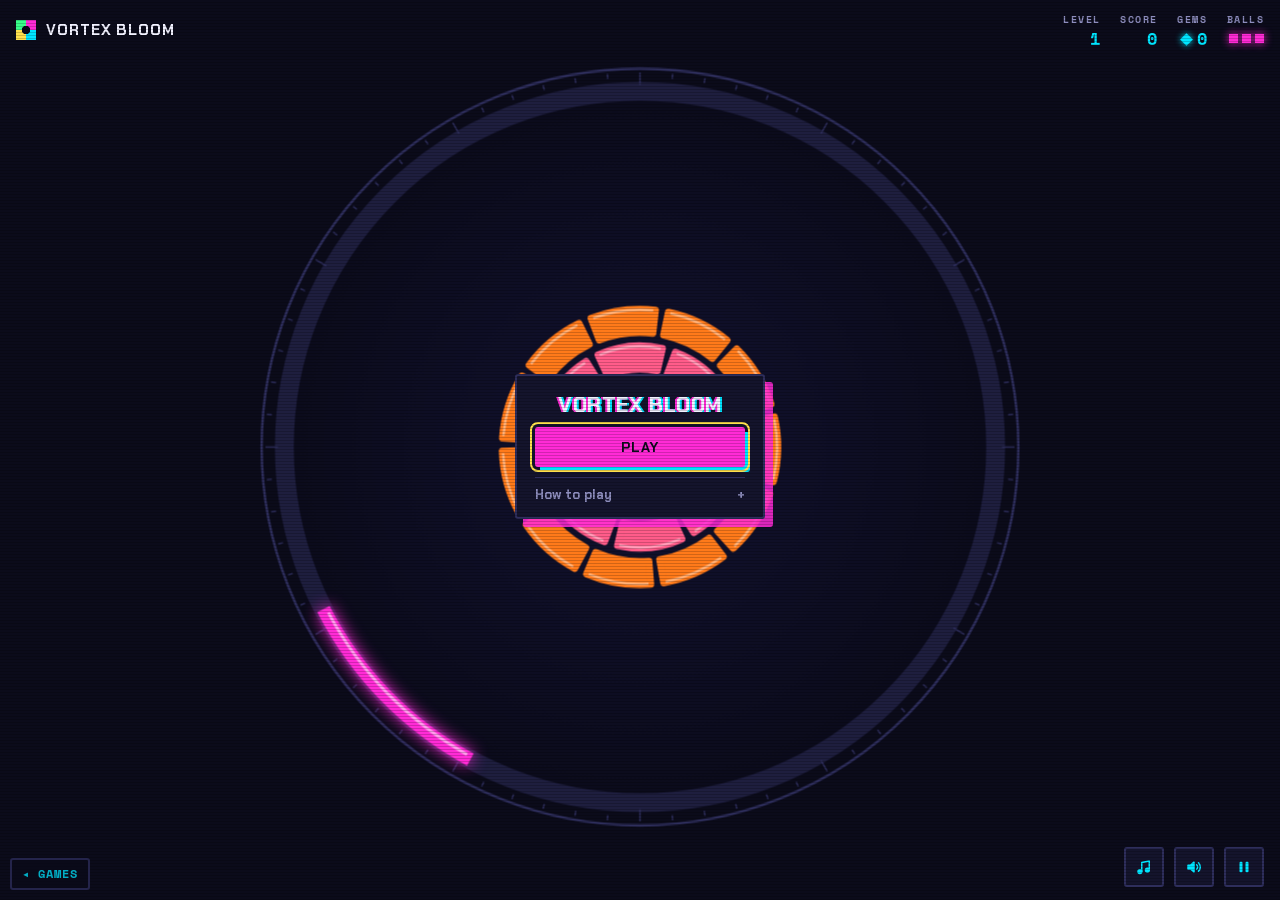
<file: games/vortex-bloom/index.html>
<!doctype html><html lang="en"><head>
<script src="../site-glue.js" data-game="vortex-bloom"></script>
<style>[data-fs]{display:none!important}body{-webkit-user-select:none;user-select:none;-webkit-touch-callout:none}input,textarea{-webkit-user-select:text;user-select:text}</style>
<meta charset="utf-8"><title>Vortex Bloom: circular brick breaker | Infinite Games</title><meta name="description" content="Swing the paddle around the ring and break the spinning bricks. Plan your angles and clear every level, free in your browser."><link rel="canonical" href="https://grantdilli.github.io/games/vortex-bloom/"><meta name=viewport content="width=device-width,initial-scale=1,viewport-fit=cover"><style>:root{color-scheme:dark;box-sizing:border-box;padding-top:env(safe-area-inset-top,0px);padding-bottom:env(safe-area-inset-bottom,0px)}html{scroll-padding-top:env(safe-area-inset-top,0px)}body{margin:0;padding:0;font:14px -apple-system,BlinkMacSystemFont,sans-serif;background:#faf9f5;color:#141413}img{max-width:100%}[hidden]:not([hidden=until-found i]){display:none!important}</style></head><body>
<link rel="stylesheet" href="fonts/fonts.css">
<style>
/* Layout: one-screen arcade app. Slim stat bar on top, a round arena centered, power-up chips and controls below. Neon retro: one dark look, sharp edges. */
:root{
  --bg:#0b0b1a; --surface:#14142c; --card:#14142c; --ink:#f2f2ff; --muted:#8d8dbd; --line:#2e2e5c;
  --arena:#121230; --arena-2:#0b0b1a; --accent:#ff2bd6; --accent-2:#39ff8a; --rare:#a06bff; --danger:#ff4d4d;
  --steel:#4a4a80; --steel-2:#8d8dbd; --ball:#f2f2ff; --scheme:dark; --shadow:8px 8px 0 rgba(255,43,214,.85); color-scheme:dark;
  --f-display:'Chakra Petch',system-ui,sans-serif;
  --f-body:'Chakra Petch',system-ui,-apple-system,'Segoe UI',Roboto,sans-serif;
  --f-mono:'Space Mono',ui-monospace,monospace;
  --cyan:#00e5ff; --yellow:#ffe14d;
}
html{height:100%;box-sizing:border-box}
*,*::before,*::after{box-sizing:inherit}
body{height:100%;background:var(--bg);color:var(--ink);font-family:var(--f-body);-webkit-font-smoothing:antialiased;overflow:hidden}
button{font:inherit;color:inherit}
.app{height:100%;margin:0 auto;display:grid;grid-template-rows:auto 1fr auto;gap:6px;padding-inline:max(16px,env(safe-area-inset-left)) max(16px,env(safe-area-inset-right));padding-block:12px}
.ib[hidden]{display:none}

.top{display:flex;align-items:center;justify-content:space-between;gap:12px;flex-wrap:wrap}
.brand{display:flex;align-items:center;gap:10px;font-family:var(--f-display);font-weight:500;font-size:15px;letter-spacing:.01em}
.home{text-decoration:none;color:var(--muted);font-size:18px;line-height:1}.home:hover{color:var(--ink)}
.mark{width:20px;height:20px;border-radius:50%;background:conic-gradient(from 200deg,var(--accent),#ffd59e,var(--accent-2),var(--rare),var(--accent));-webkit-mask:radial-gradient(circle,transparent 4px,#000 4.5px);mask:radial-gradient(circle,transparent 4px,#000 4.5px)}
.stats{display:flex;gap:20px;align-items:flex-end}
.stat{display:grid;gap:3px;text-align:right}
.stat small{font-size:10px;letter-spacing:.14em;text-transform:uppercase;color:var(--muted);font-weight:600}
.stat b{font-family:var(--f-display);font-weight:500;font-size:17px;font-variant-numeric:tabular-nums;line-height:1}
.lives{display:flex;gap:4px;justify-content:flex-end;align-items:center;height:17px;font-size:12px;font-weight:700;color:var(--muted)}
.lives i{width:9px;height:9px;border-radius:50%;background:var(--accent);box-shadow:0 0 0 3px color-mix(in srgb,var(--accent) 18%,transparent)}

.stage{position:relative;min-height:0;touch-action:none;user-select:none;-webkit-user-select:none;cursor:crosshair}
#cv{position:absolute;left:50%;top:50%;transform:translate(-50%,-50%);display:block}
.overlay{position:absolute;inset:0;display:grid;place-items:center;padding:6px;z-index:3;cursor:default}
.card{width:min(410px,100%);max-height:100%;overflow:auto;background:var(--card);-webkit-backdrop-filter:blur(18px) saturate(1.3);backdrop-filter:blur(18px) saturate(1.3);border:1px solid var(--line);border-radius:24px;box-shadow:var(--shadow);padding:24px 22px;display:grid;gap:14px;animation:rise .4s cubic-bezier(.2,.8,.2,1)}
@keyframes rise{from{opacity:0;transform:translateY(10px) scale(.98)}to{opacity:1;transform:none}}
.eyebrow{margin:0;font-size:11px;letter-spacing:.16em;text-transform:uppercase;color:var(--muted);font-weight:600}
.card h1,.card h2{margin:0;font-family:var(--f-display);font-weight:500;letter-spacing:-.01em;text-wrap:balance}
.card h1{font-size:30px;line-height:1.05}
.card h2{font-size:24px}
.lede{margin:0;color:var(--muted);line-height:1.5;font-size:14.5px}
.keys{margin:0;display:grid;gap:6px;font-size:13.5px}
.keys div{display:grid;grid-template-columns:62px 1fr;gap:10px}
.keys dt{color:var(--muted);font-weight:600}
.keys dd{margin:0}
kbd{font-family:var(--f-body);font-size:11.5px;font-weight:700;padding:1px 6px;border-radius:6px;border:1px solid var(--line);background:var(--surface)}
.field{display:grid;gap:6px}
.field label{font-size:12px;font-weight:600;color:var(--muted)}
.field input{height:42px;border-radius:12px;border:1px solid var(--line);background:var(--surface);padding:0 14px;font:600 15px var(--f-body);color:var(--ink);letter-spacing:.06em;text-transform:uppercase;outline:none;transition:border-color .2s,box-shadow .2s}
.field input:focus{border-color:var(--accent);box-shadow:0 0 0 4px color-mix(in srgb,var(--accent) 22%,transparent)}
.field p{margin:0;font-size:12px;color:var(--muted)}
.row{display:flex;gap:10px;flex-wrap:wrap}
.btn{flex:1;min-width:120px;height:46px;border-radius:999px;border:1px solid var(--line);background:var(--surface);font-weight:700;font-size:15px;cursor:pointer;transition:transform .15s,box-shadow .2s,background .2s}
.btn:hover{transform:translateY(-1px)}
.btn:focus-visible,.ib:focus-visible,summary:focus-visible{outline:3px solid color-mix(in srgb,var(--accent) 55%,transparent);outline-offset:2px}
.btn.primary{background:var(--accent);border-color:transparent;color:#2a1611;box-shadow:0 10px 24px -12px var(--accent)}
.tally{display:grid;gap:8px;margin:0}
.tally div{display:flex;justify-content:space-between;font-size:14px;padding-bottom:8px;border-bottom:1px solid var(--line)}
.tally dt{color:var(--muted)}
.tally dd{margin:0;font-weight:700;font-variant-numeric:tabular-nums}
.tag{display:inline-block;font-size:11px;font-weight:700;letter-spacing:.06em;padding:3px 8px;border-radius:999px;background:color-mix(in srgb,var(--accent-2) 22%,transparent);color:var(--ink)}
details{border-top:1px solid var(--line);padding-top:10px}
summary{cursor:pointer;font-size:13px;font-weight:700;list-style:none;display:flex;justify-content:space-between;color:var(--muted)}
summary::after{content:"+";font-weight:600}
details[open] summary::after{content:"–"}
.guide{display:grid;grid-template-columns:1fr 1fr;gap:8px 14px;margin-top:12px;font-size:12.5px}
.guide h3{grid-column:1/-1;margin:6px 0 0;font-size:10.5px;letter-spacing:.14em;text-transform:uppercase;color:var(--muted)}
.guide span{display:flex;gap:8px;align-items:center;min-width:0}
.sw{flex:none;width:22px;height:12px;border-radius:5px;position:relative}
.sw.std{background:linear-gradient(90deg,#ffb4a2,#ffe3a0)}
.sw.tough{background:linear-gradient(90deg,#e59584,#d9b977)}
.sw.steel{background:var(--steel)}
.sw.dyn{background:var(--danger)}
.sw.dyn::after{content:"";position:absolute;inset:3px 8px;border-radius:50%;background:#b8323f}
.sw.bonus{background:#9ee8cf}
.sw.bonus::after{content:"";position:absolute;left:7px;top:2px;width:6px;height:6px;border-radius:50%;border:1.5px solid #fff}
.sw.phase{border:1.5px dashed var(--muted)}
.cap{flex:none;min-width:24px;height:14px;border-radius:999px;font-size:9.5px;font-weight:800;display:grid;place-items:center;color:#15192a;padding:0 5px}
.cap.good{background:var(--accent-2)} .cap.bad{background:var(--danger)} .cap.rare{background:var(--rare)}
.card.start{grid-template-columns:minmax(0,1fr);width:min(250px,100%);padding:18px 18px 14px;gap:10px;border-radius:20px}
.card.start h1{font-size:21px;text-align:center}
.card.start .field input{width:100%;min-width:0;height:36px;font-size:14px}
.card.start .btn{height:40px;min-width:0;font-size:14px}
.card.start details{padding-top:8px}
.card.start .keys{margin-top:10px;font-size:12.5px}
.card.start .keys div{grid-template-columns:48px 1fr}
.card.start .guide{grid-template-columns:1fr;font-size:12px}
.best{margin:0;text-align:center;font-size:13px;color:var(--muted)}
.best b{color:var(--ink);font-variant-numeric:tabular-nums}
.gem{display:inline-block;width:10px;height:10px;transform:rotate(45deg);border-radius:2.5px;background:linear-gradient(135deg,#a8f0ff,#72c8f5);box-shadow:0 0 0 2px color-mix(in srgb,#72c8f5 22%,transparent);margin-right:6px;vertical-align:1px}
.stat b .gem{width:9px;height:9px;margin-right:6px}
.meta{display:flex;justify-content:center;gap:14px;font-size:13px;font-weight:700;color:var(--muted);font-variant-numeric:tabular-nums}
.meta span{display:flex;align-items:center}
.gift{margin:0;text-align:center;font-size:12.5px;font-weight:700;padding:6px 10px;border-radius:12px;background:color-mix(in srgb,var(--accent-2) 20%,transparent)}
.stars{display:flex;justify-content:center;gap:6px;font-size:34px;line-height:1}
.stars i{font-style:normal;color:var(--line);filter:grayscale(1);opacity:.5}
.stars i.on{color:#ffc95c;filter:none;opacity:1;animation:pop .45s cubic-bezier(.2,1.6,.4,1) both}
.stars i.on:nth-child(2){animation-delay:.18s}.stars i.on:nth-child(3){animation-delay:.36s}
@keyframes pop{from{transform:scale(.2) rotate(-30deg);opacity:0}to{transform:none;opacity:1}}
.card.clear{width:min(340px,100%);gap:12px;padding:20px 18px;text-align:center}
.card.clear h2{font-size:22px}
.sum{margin:0;font-size:13.5px;color:var(--muted);font-weight:600}
.sum b{color:var(--ink)}
.ups{display:grid;grid-template-columns:1fr 1fr;gap:8px}
.up{display:grid;gap:3px;text-align:left;padding:9px 10px;border-radius:14px;border:1px solid var(--line);background:var(--surface);cursor:pointer;font-size:12px;transition:transform .15s,border-color .2s}
.up b{font-size:12.5px}
.up small{color:var(--muted);font-size:11px;line-height:1.3}
.up .pips{display:flex;gap:3px}.up .pips i{width:12px;height:4px;border-radius:2px;background:var(--line)}.up .pips i.on{background:var(--accent-2)}
.up .cost{font-weight:800;font-size:12px;display:flex;align-items:center}
.up.can{border-color:color-mix(in srgb,var(--accent-2) 60%,transparent);box-shadow:0 0 0 3px color-mix(in srgb,var(--accent-2) 14%,transparent)}
.up.can:hover{transform:translateY(-1px)}
.up:disabled{cursor:default;opacity:.62}
.up.max{opacity:.75}
.tease{margin:0;font-size:12.5px;font-weight:700;color:var(--rare)}
.btn.ad{background:color-mix(in srgb,var(--rare) 22%,var(--surface));border-color:transparent;font-size:14px}
.card.newb{width:min(300px,100%);text-align:center;gap:10px;padding:20px 18px}
.card.newb h2{font-size:22px}
.ico{display:block;margin:0 auto;width:120px;height:62px}
.guide .ico{display:inline-block;flex:none;width:34px;height:18px;margin:0}
.guide .unk{color:var(--muted);font-style:italic}

.foot{display:flex;align-items:center;gap:10px;min-height:42px}
.chips{display:flex;gap:6px;flex-wrap:wrap;flex:1;min-width:0;align-items:center}
.hint{font-size:13px;color:var(--muted)}
.chip{position:relative;overflow:hidden;display:flex;align-items:center;gap:6px;padding:5px 10px 7px;border-radius:999px;font-size:12px;font-weight:700;background:var(--surface);border:1px solid var(--line)}
.chip::after{content:"";position:absolute;left:10px;right:10px;bottom:3px;height:2px;border-radius:2px;background:currentColor;opacity:.35;transform-origin:left;transform:scaleX(var(--p,1))}
.chip .cap{height:13px}
.ib{width:40px;height:40px;flex:none;border-radius:50%;border:1px solid var(--line);background:var(--surface);display:grid;place-items:center;cursor:pointer}
.ib svg{width:18px;height:18px}
.toast{position:absolute;left:50%;top:6px;transform:translateX(-50%);z-index:2;pointer-events:none;padding:7px 14px;border-radius:999px;background:var(--card);border:1px solid var(--line);font-size:13px;font-weight:700;box-shadow:var(--shadow);opacity:0;white-space:nowrap}
.toast.show{animation:toast 1.8s ease forwards}
@keyframes toast{0%{opacity:0;transform:translate(-50%,-6px)}12%,75%{opacity:1;transform:translate(-50%,0)}100%{opacity:0;transform:translate(-50%,-4px)}}
@media (max-width:480px){.stats{gap:14px}.stat b{font-size:15px}.card h1{font-size:26px}.brand span.name{display:none}}
@media (prefers-reduced-motion:reduce){.card,.toast.show{animation:none}.toast.show{opacity:1}.btn:hover{transform:none}}

/* ---- neon retro overrides ---- */
html{background:#0b0b1a}
body::after{content:"";position:fixed;inset:0;pointer-events:none;z-index:50;background:repeating-linear-gradient(0deg,rgba(0,0,0,.18) 0 1px,transparent 1px 3px)}
.card,.btn,.chip,.ib,.up,.toast,.field input,.gift,.tag,kbd,.cap,.sw{border-radius:3px}
.card{background:var(--card);-webkit-backdrop-filter:none;backdrop-filter:none;border:2px solid var(--line);position:relative}
.card h1,.card h2{font-weight:700;text-transform:uppercase;letter-spacing:.02em;text-shadow:-2px 0 var(--accent),2px 0 var(--cyan)}
.eyebrow,.stat small,.guide h3{font-family:var(--f-mono);font-weight:700}
.stat b{font-family:var(--f-mono);font-weight:700;color:var(--cyan)}
.brand{font-weight:700;text-transform:uppercase;letter-spacing:.06em}
.mark{border-radius:0;background:conic-gradient(var(--accent) 0 25%,var(--cyan) 0 50%,var(--yellow) 0 75%,var(--accent-2) 0)}
.lives i{border-radius:0;box-shadow:0 0 8px var(--accent)}
.btn{text-transform:uppercase;letter-spacing:.06em;border:2px solid var(--line);transition:transform .06s,box-shadow .06s}
.btn:hover{transform:none}
.btn:active{transform:translate(3px,3px)}
.btn.primary{background:var(--accent);color:#0b0b1a;border-color:transparent;box-shadow:5px 5px 0 var(--cyan)}
.btn.primary:active{box-shadow:1px 1px 0 var(--cyan)}
.btn.ad{background:var(--surface);border:2px solid var(--rare);color:var(--rare)}
.stars i.on{color:var(--yellow);text-shadow:0 0 12px var(--yellow);animation:pop .3s steps(4,end) both}
.up{background:#0f0f24;border:2px solid var(--line)}
.up.can{border-color:var(--accent-2);box-shadow:4px 4px 0 color-mix(in srgb,var(--accent-2) 45%,transparent)}
.up.can:hover{transform:none}
.up .pips i{border-radius:0}
.up .cost,.sum b,.best b,.meta{font-family:var(--f-mono)}
.gem{border-radius:0;background:var(--cyan);box-shadow:0 0 6px var(--cyan)}
.tease{color:var(--yellow);font-family:var(--f-mono)}
.gift{background:transparent;border:2px dashed var(--accent-2);color:var(--accent-2)}
.ib{background:var(--surface);color:var(--cyan);border:2px solid var(--line)}
.ib:active{transform:translate(2px,2px)}
.chip{background:var(--surface);border:2px solid var(--line);font-family:var(--f-mono)}
.toast{background:var(--surface);border:2px solid var(--line);border-left:4px solid var(--cyan);box-shadow:none}
@keyframes rise{from{opacity:0;transform:translate(-6px,6px)}to{opacity:1;transform:none}}
.card.start,.card.clear,.card.newb{border-radius:3px}
.btn:focus-visible,.ib:focus-visible,summary:focus-visible{outline:2px solid var(--yellow);outline-offset:3px}
body{background:var(--bg) linear-gradient(transparent 0 calc(100% - 1px),rgba(255,43,214,.07) 0) 0 0/100% 32px,linear-gradient(90deg,transparent 0 calc(100% - 1px),rgba(255,43,214,.07) 0) 0 0/32px 100%}
</style>

<div class="app">
  <header class="top">
    <div class="brand"><i class="mark" aria-hidden="true"></i><span class="name">Vortex Bloom</span></div>
    <div class="stats">
      <div class="stat"><small>Level</small><b id="lvl">1</b></div>
      <div class="stat"><small>Score</small><b id="score">0</b></div>
      <div class="stat"><small>Gems</small><b><i class="gem" aria-hidden="true"></i><span id="gems">0</span></b></div>
      <div class="stat"><small>Balls</small><div class="lives" id="lives"></div></div>
    </div>
  </header>

  <main class="stage" id="stage">
    <canvas id="cv" aria-label="Game arena"></canvas>
    <div class="toast" id="toast" role="status"></div>
    <div class="overlay" id="ov"></div>
  </main>

  <footer class="foot">
    <div class="chips" id="chips"><span class="hint" id="hint"></span></div>
    <button class="ib" id="mus" aria-label="Toggle music"></button>
    <button class="ib" id="snd" aria-label="Toggle sound effects"></button>
    <button class="ib" data-fs aria-label="Full screen" hidden><svg viewBox="0 0 24 24" fill="none" stroke="currentColor" stroke-width="2.2" stroke-linecap="round" stroke-linejoin="round"><path d="M4 9V4h5M20 9V4h-5M4 15v5h5M20 15v5h-5"/></svg></button>
    <button class="ib" id="pz" aria-label="Pause"><svg viewBox="0 0 24 24" fill="currentColor"><rect x="6" y="5" width="4" height="14" rx="1.5"/><rect x="14" y="5" width="4" height="14" rx="1.5"/></svg></button>
  </footer>
</div>
<script src="fs.js" defer></script>

<script type="text/plain" data-pg-game>
(()=>{
const TAU=Math.PI*2, R=300, PR=282, PT=11, BR=6.5, INNER=30, RT=24, RG=5;
const $=id=>document.getElementById(id);
const cv=$('cv'), out=cv.getContext('2d'), scene=document.createElement('canvas'), stage=$('stage'), ov=$('ov');
let ctx=scene.getContext('2d');
const clamp=(v,a,b)=>v<a?a:v>b?b:v, lerp=(a,b,t)=>a+(b-a)*t;
const mod=(a,n)=>((a%n)+n)%n, wrap=a=>mod(a+Math.PI,TAU)-Math.PI;
const easeBack=t=>{const c1=1.5,c3=c1+1;return 1+c3*Math.pow(t-1,3)+c1*Math.pow(t-1,2)};
const reduced=matchMedia('(prefers-reduced-motion: reduce)').matches;
function rngFor(seed){let s=seed>>>0;return()=>{s=(s+0x6D2B79F5)>>>0;let t=s;t=Math.imul(t^t>>>15,t|1);t^=t+Math.imul(t^t>>>7,t|61);return((t^t>>>14)>>>0)/4294967296}}
const store={get(k,d){try{const v=localStorage.getItem(k);return v==null?d:JSON.parse(v)}catch(e){return d}},set(k,v){try{localStorage.setItem(k,JSON.stringify(v))}catch(e){}}};
const fmt=n=>Math.round(n).toLocaleString('en-US');

/* ---------- theme ---------- */
let T={};
const RINGS_DARK=['#ff2bd6','#ff5c8a','#ff7a1a','#ffe14d','#c6ff3d','#39ff8a','#00e5ff','#7d8bff','#a06bff'];
const RINGS_LIGHT=['#ff9d88','#ffb87a','#f3cd66','#a6da82','#6dd2b1','#72bdf0','#919ff5','#bf9ff2','#f09dc7'];
function readTheme(){
  const cs=getComputedStyle(document.documentElement), g=n=>cs.getPropertyValue(n).trim();
  T={arena:g('--arena'),arena2:g('--arena-2'),ink:g('--ink'),muted:g('--muted'),line:g('--line'),accent:g('--accent'),accent2:g('--accent-2'),rare:g('--rare'),danger:g('--danger'),steel:g('--steel'),steel2:g('--steel-2'),ball:g('--ball'),dark:g('--scheme')==='dark'};
  T.rings=T.dark?RINGS_DARK:RINGS_LIGHT;
  T.hl=T.dark?'rgba(255,255,255,.42)':'rgba(255,255,255,.7)';
}
readTheme();
try{matchMedia('(prefers-color-scheme: dark)').addEventListener('change',readTheme)}catch(e){}
new MutationObserver(readTheme).observe(document.documentElement,{attributes:true,attributeFilter:['data-theme','class','style']});

/* ---------- audio ---------- */
let AC=null, muted=store.get('vb-muted',false);
function audio(){if(!AC){try{AC=new(window.AudioContext||window.webkitAudioContext)()}catch(e){}}if(AC&&AC.state==='suspended')AC.resume()}
function tone(f,d=.08,type='sine',v=.05,slide=0){
  if(muted||!AC)return;const t=AC.currentTime,o=AC.createOscillator(),g=AC.createGain();
  o.type=type;o.frequency.setValueAtTime(f,t);if(slide)o.frequency.exponentialRampToValueAtTime(Math.max(40,f*slide),t+d);
  g.gain.setValueAtTime(.0001,t);g.gain.exponentialRampToValueAtTime(v*1.8,t+.01);g.gain.exponentialRampToValueAtTime(.0001,t+d);
  o.connect(g);g.connect(AC.destination);o.start(t);o.stop(t+d+.03);
}
const SCALE=[523,587,659,784,880,1047,1175,1319,1568];
const SND={
  paddle:()=>tone(294,.1,'sine',.07,1.25),
  brick:k=>tone(SCALE[Math.min(k,SCALE.length-1)],.13,'triangle',.045),
  crack:()=>tone(392,.07,'triangle',.04,.85),
  steel:()=>tone(1500,.05,'square',.012),
  boom:()=>{tone(130,.4,'sine',.12,.4);tone(70,.45,'triangle',.05,.5)},
  cap:()=>{tone(660,.08,'sine',.06,1.5);setTimeout(()=>tone(990,.12,'sine',.05,1.3),70)},
  lose:()=>tone(330,.55,'sine',.08,.35),
  clear:()=>[523,659,784,1047].forEach((f,i)=>setTimeout(()=>tone(f,.2,'sine',.06),i*95)),
  shot:()=>tone(1250,.04,'sine',.018,.6),
  launch:()=>tone(440,.09,'sine',.05,1.5),
  gem:()=>{tone(1319,.07,'sine',.045);setTimeout(()=>tone(1760,.1,'sine',.04),55)},
  unlock:()=>[784,988,1175,1568].forEach((f,i)=>setTimeout(()=>tone(f,.14,'triangle',.05),i*60)),
  flip:()=>tone(520,.3,'sine',.06,.5),
  buy:()=>[659,880,1319].forEach((f,i)=>setTimeout(()=>tone(f,.12,'sine',.05),i*70)),
  star:k=>tone(880*Math.pow(1.26,k),.18,'triangle',.05)
};

/* ---------- music: procedural gritty UK rave-house, 130 BPM ---------- */
const Music=(()=>{
  const BPM=130,SPB=60/BPM,S16=SPB/4,SWING=S16*.14;
  const mtof=n=>440*Math.pow(2,(n-69)/12);
  // A minor: Am - Am - F - G, rave organ voicings
  const CH=[[57,60,64,69],[57,60,64,67],[53,57,60,65],[55,59,62,67]];
  const RT=[33,33,29,31];
  // rolling acid bass: [semitone offset or null, accent]
  const ACID=[[0,1],[0,0],[12,0],[0,1],[null],[0,0],[10,1],[0,0],[0,1],[12,0],[0,0],[7,1],[null],[0,0],[12,1],[10,0]];
  const STAB=[0,3,6,10,13];
  let on=store.get('vb-music',true),timer=null,next=0,step=0,bar=0,level=1,hushUntil=0,ready=false;
  let master,filt,duck,kbus,dly,noise,grit,crunch;
  function curve(k){const n=1024,c=new Float32Array(n);for(let i=0;i<n;i++){const x=i/(n-1)*2-1;c[i]=(1+k)*x/(1+k*Math.abs(x))}return c}
  function init(){
    if(ready||!AC)return;ready=true;
    master=AC.createGain();master.gain.value=0;master.connect(AC.destination);
    const comp=AC.createDynamicsCompressor();comp.threshold.value=-14;comp.ratio.value=4;comp.attack.value=.005;comp.release.value=.12;comp.connect(master);
    filt=AC.createBiquadFilter();filt.type='lowpass';filt.frequency.value=18000;filt.Q.value=.8;filt.connect(comp);
    crunch=AC.createWaveShaper();crunch.curve=curve(2.2);crunch.oversample='2x';crunch.connect(filt);   // light bus saturation
    duck=AC.createGain();duck.connect(crunch);
    kbus=AC.createGain();kbus.connect(filt);
    grit=AC.createWaveShaper();grit.curve=curve(14);grit.oversample='4x';const gpost=AC.createGain();gpost.gain.value=.55;grit.connect(gpost);gpost.connect(duck);
    dly=AC.createDelay(1);dly.delayTime.value=SPB*.75;
    const fb=AC.createGain();fb.gain.value=.32;const hp=AC.createBiquadFilter();hp.type='highpass';hp.frequency.value=800;
    dly.connect(fb);fb.connect(hp);hp.connect(dly);dly.connect(duck);
    const len=AC.sampleRate;noise=AC.createBuffer(1,len,AC.sampleRate);const d=noise.getChannelData(0);for(let i=0;i<len;i++)d[i]=Math.random()*2-1;
  }
  function env(g,t,a,peak,dec){g.gain.setValueAtTime(.0001,t);g.gain.exponentialRampToValueAtTime(peak,t+a);g.gain.exponentialRampToValueAtTime(.0001,t+a+dec)}
  function kick(t){
    const o=AC.createOscillator(),g=AC.createGain(),sh=AC.createWaveShaper();sh.curve=curve(3);
    o.frequency.setValueAtTime(190,t);o.frequency.exponentialRampToValueAtTime(48,t+.09);
    env(g,t,.002,.9,.32);o.connect(sh);sh.connect(g);g.connect(kbus);o.start(t);o.stop(t+.4);
    nz(t,'highpass',3000,.7,.09,.012,kbus);
    duck.gain.cancelScheduledValues(t);duck.gain.setValueAtTime(.15,t);duck.gain.linearRampToValueAtTime(1,t+SPB*.8);
  }
  function nz(t,type,f,q,peak,dec,dest=duck){
    const s=AC.createBufferSource();s.buffer=noise;s.playbackRate.value=.8+Math.random()*.4;
    const b=AC.createBiquadFilter();b.type=type;b.frequency.value=f;b.Q.value=q;const g=AC.createGain();env(g,t,.002,peak,dec);
    s.connect(b);b.connect(g);g.connect(dest);s.start(t,Math.random()*.5);s.stop(t+dec+.05);return {b,g};
  }
  const hat=(t,open,v=1)=>nz(t,'highpass',open?7000:9000,.8,(open?.12:.05)*v,open?.14:.03);
  function snare(t,v){
    const o=AC.createOscillator(),g=AC.createGain();o.type='triangle';o.frequency.setValueAtTime(240,t);o.frequency.exponentialRampToValueAtTime(160,t+.05);
    env(g,t,.002,.18*v,.08);o.connect(g);g.connect(duck);o.start(t);o.stop(t+.12);
    nz(t,'bandpass',2200,.8,.26*v,.13);nz(t,'highpass',5000,.7,.1*v,.08);
  }
  function acid(t,n,dur,acc,cut){
    const o=AC.createOscillator(),f=AC.createBiquadFilter(),g=AC.createGain();
    o.type='sawtooth';o.frequency.value=mtof(n);
    f.type='lowpass';f.Q.value=acc?16:11;
    const top=cut*(acc?2.6:1.5);f.frequency.setValueAtTime(top,t);f.frequency.exponentialRampToValueAtTime(Math.max(120,cut*.35),t+dur*1.6);
    env(g,t,.003,acc?.2:.13,dur);o.connect(f);f.connect(g);g.connect(grit);o.start(t);o.stop(t+dur+.05);
  }
  function sub(t,n,dur){const o=AC.createOscillator(),g=AC.createGain();o.frequency.value=mtof(n);env(g,t,.006,.2,dur);o.connect(g);g.connect(duck);o.start(t);o.stop(t+dur+.05)}
  function organ(t,notes,dur,cut){
    // M1-style rave organ: square + octave sine, hard filter pluck, pushed into the grit
    const f=AC.createBiquadFilter(),g=AC.createGain(),send=AC.createGain();f.type='lowpass';f.Q.value=3;
    f.frequency.setValueAtTime(cut*2.4,t);f.frequency.exponentialRampToValueAtTime(cut*.6,t+dur);
    env(g,t,.003,.07,dur);send.gain.value=.4;f.connect(g);g.connect(duck);g.connect(send);send.connect(dly);
    const sg=AC.createGain();sg.gain.value=.12;g.connect(sg);sg.connect(grit);
    for(const n of notes){
      for(const det of[-7,7]){const o=AC.createOscillator();o.type='square';o.frequency.value=mtof(n);o.detune.value=det;o.connect(f);o.start(t);o.stop(t+dur+.05)}
      const s=AC.createOscillator();s.type='sine';s.frequency.value=mtof(n+12);s.connect(f);s.start(t);s.stop(t+dur+.05);
    }
  }
  function hoover(t,notes,dur){
    const f=AC.createBiquadFilter(),g=AC.createGain();f.type='lowpass';f.frequency.setValueAtTime(300,t);f.frequency.exponentialRampToValueAtTime(3200,t+dur*.7);
    g.gain.setValueAtTime(.0001,t);g.gain.exponentialRampToValueAtTime(.035,t+dur*.5);g.gain.exponentialRampToValueAtTime(.0001,t+dur);
    f.connect(g);g.connect(crunch);
    for(const n of notes)for(const det of[-22,0,22]){const o=AC.createOscillator();o.type='sawtooth';o.frequency.setValueAtTime(mtof(n-1),t);o.frequency.exponentialRampToValueAtTime(mtof(n),t+.25);o.detune.value=det;o.connect(f);o.start(t);o.stop(t+dur+.05)}
  }
  function play(t0,s,b){
    const t=t0+(s%2?SWING:0);
    const sec=b%32,intro=b<4,ci=Math.floor(b/2)%4,ch=CH[ci],hush=t0<hushUntil;
    const brk=sec>=28,drop=!brk;
    if(!hush&&s%4===0&&!brk)kick(t);
    if(!hush&&brk&&sec>=30){const v=sec===31?.35+s*.04:.3;if(sec===31||s%2===0)snare(t,v)}   // snare roll into the drop
    if(hush)return;
    // swung breakbeat tops
    if(s%4===2)hat(t,true);else if(!intro)hat(t,false,s%2?1:.6);
    if(!intro&&drop){
      if(s===4||s===12)snare(t,1);
      if(b>=8&&(s===7||s===10||s===15))snare(t,.22);                  // ghost hits
    }
    // rolling distorted acid bass with a slow 8-bar filter sweep
    if(b>=4&&drop){
      const [off,acc]=ACID[s];
      const sweep=.5-.5*Math.cos((b%8+s/16)/8*Math.PI*2);
      if(off!==null)acid(t,RT[ci]+12+off,S16*.9,acc,260+sweep*(700+Math.min(level,10)*120));
      if(s%4===0)sub(t,RT[ci],SPB*.7);
    }
    if(b>=8&&drop&&STAB.includes(s))organ(t,ch,S16*1.5,900+Math.min(level,10)*200);
    if(brk&&s===0&&sec===28)hoover(t,ch.map(n=>n-12),SPB*12);
    if(brk&&STAB.includes(s)&&sec<30)organ(t,ch,S16*3,500+(sec-28)*800);
  }
  function tick(){
    if(!AC||AC.state!=='running')return;
    const now=AC.currentTime;if(next<now-.05)next=now+.05;
    while(next<now+.12){play(next,step,bar);next+=S16;if(++step===16){step=0;bar++}}
  }
  function gain(v,tc=.4){if(master)master.gain.setTargetAtTime(v,AC.currentTime,tc)}
  return{
    start(){audio();if(!AC)return;init();if(!timer){next=AC.currentTime+.08;step=0;bar=0;timer=setInterval(tick,25)}gain(on?.5:0,.6);this.clear()},
    setLevel(n){level=n},
    muffle(v){if(!filt)return;filt.frequency.setTargetAtTime(v?520:18000,AC.currentTime,.12)},
    clear(){this.muffle(false)},
    warp(dur){
      if(!ready)return;const t=AC.currentTime;hushUntil=t+dur*.92;
      const r=nz(t,'bandpass',300,2.5,.0001,dur,filt);r.g.gain.cancelScheduledValues(t);r.g.gain.setValueAtTime(.0001,t);r.g.gain.exponentialRampToValueAtTime(.3,t+dur*.85);r.g.gain.exponentialRampToValueAtTime(.0001,t+dur);
      r.b.frequency.setValueAtTime(300,t);r.b.frequency.exponentialRampToValueAtTime(9000,t+dur);
      const o=AC.createOscillator(),g=AC.createGain();o.type='sawtooth';o.frequency.setValueAtTime(110,t);o.frequency.exponentialRampToValueAtTime(880,t+dur);
      g.gain.setValueAtTime(.0001,t);g.gain.exponentialRampToValueAtTime(.04,t+dur*.85);g.gain.exponentialRampToValueAtTime(.0001,t+dur);o.connect(g);g.connect(grit);o.start(t);o.stop(t+dur+.05);
    },
    get on(){return on},
    toggle(){on=!on;store.set('vb-music',on);if(on)this.start();else gain(0,.15)}
  };
})();

/* ---------- power-ups ---------- */
const PU={
  expand:{name:'Wide paddle',g:'W',label:'WIDE',desc:'Longer paddle',kind:'good',dur:15,w:14},
  slow:{name:'Slow motion',g:'S',label:'SLOW',desc:'Ball slows down',kind:'good',dur:12,w:12},
  laser:{name:'Twin lasers',g:'L',label:'LASER',desc:'Auto-fires twin beams',kind:'good',dur:12,w:10},
  guns:{name:'Blaster',g:'B',label:'BLASTER',desc:'Rapid center shots',kind:'good',dur:12,w:9},
  catch:{name:'Catch',g:'C',label:'CATCH',desc:'Paddle holds the ball, tap to release',kind:'good',dur:15,w:10},
  multi:{name:'Multi-ball',g:'M',label:'MULTI',desc:'Every ball splits into three',kind:'good',dur:0,w:12},
  life:{name:'Extra ball',g:'+1',label:'+1 BALL',desc:'One more life',kind:'rare',dur:0,w:5},
  power:{name:'Power ball',g:'P',label:'POWER',desc:'Ball smashes straight through',kind:'rare',dur:8,w:4},
  shrink:{name:'Narrow paddle',g:'N',label:'NARROW',desc:'Shorter paddle, dodge these',kind:'bad',dur:12,w:8},
  fast:{name:'Fast ball',g:'F',label:'FAST',desc:'Ball speeds up, dodge these',kind:'bad',dur:10,w:8}
};
function rollPU(){
  const w=k=>PU[k].w*(PU[k].kind==='bad'?1-.28*upLv('luck'):1);
  let tot=0;for(const k in PU)tot+=w(k);
  let r=Math.random()*tot;for(const k in PU){r-=w(k);if(r<=0)return k}return 'expand';
}
const capColor=k=>k==='gem'?'#86d8f7':({good:T.accent2,bad:T.danger,rare:T.rare})[PU[k].kind];

/* ---------- progression: saved campaign, gems, upgrades, brick rollout ---------- */
const BUILD='vb-2.0';
// One new brick every few levels. `at` is the level it first appears on (and is featured).
const BLOCKS={
  bonus:{at:3,name:'Bonus brick',desc:'Drops a power-up capsule. Catch it with your paddle.'},
  gem:{at:5,name:'Gem brick',desc:'Drops gems. Catch them and spend them on upgrades.'},
  tough:{at:7,name:'Tough brick',desc:'Takes two hits. Darker ones take three.'},
  dyn:{at:10,name:'Dynamite',desc:'Blasts every brick around it, even steel.'},
  steel:{at:13,name:'Steel brick',desc:'Unbreakable by the ball. Only dynamite clears it, and you can leave it.'},
  phase:{at:16,name:'Phase brick',desc:'Fades in and out. The ball slips through while it is faded.'},
  lock:{at:19,name:'Lock and key',desc:'Locked bricks only open once you break the gold key.'},
  twin:{at:22,name:'Twin brick',desc:'Splits off an extra ball when it breaks.'},
  bloom:{at:25,name:'Bloom brick',desc:'Bursts its neighbours around the ring in a chain.'},
  flip:{at:28,name:'Flip brick',desc:'Reverses the spin of every ring.'}
};
const BLOCK_ORDER=Object.keys(BLOCKS).sort((a,b)=>BLOCKS[a].at-BLOCKS[b].at);
const UPS={
  wide:{name:'Wider paddle',desc:'+7% paddle length',cost:[20,45,80,130]},
  luck:{name:'Lucky capsules',desc:'Longer power-ups, fewer bad ones',cost:[25,55,95]},
  magnet:{name:'Magnet',desc:'Catch capsules and gems more easily',cost:[15,35,70]},
  balls:{name:'Spare ball',desc:'+1 ball on every level',cost:[60,140]}
};
const prog=Object.assign({lvl:1,stars:{},gems:0,up:{},seen:[],day:''},store.get('vb-prog',{}));
const saveProg=()=>store.set('vb-prog',prog);
const upLv=k=>prog.up[k]||0;
const starTotal=()=>Object.values(prog.stars).reduce((s,v)=>s+v,0);
const startLives=()=>3+upLv('balls');
const unlocked=(t,n)=>n>=BLOCKS[t].at;
const today=()=>{const d=new Date();return d.getFullYear()+'-'+(d.getMonth()+1)+'-'+d.getDate()};
// Analytics adapter: Bridge analytics only, bounded names and values.
function track(name,data){try{if(window.bridge&&bridge.analytics&&bridge.analytics.send)bridge.analytics.send(name,data||{})}catch(e){}}
// Rewarded ads: opt-in buttons only; the reward is granted on the Bridge's 'rewarded' state, never on 'closed'.
const Ads=(()=>{
  let pending=null,hooked=false;
  function hook(){
    if(hooked)return;hooked=true;
    bridge.advertisement.on(bridge.EVENT_NAME.REWARDED_STATE_CHANGED,s=>{
      if(s==='rewarded'&&pending){const f=pending;pending=null;f()}
      if(s==='closed'||s==='failed'){if(pending&&s==='failed')toast('No ad right now, try again later');pending=null}
    });
  }
  return{
    ok(){try{return !!(window.bridge&&bridge.advertisement&&bridge.advertisement.isRewardedSupported)}catch(e){return false}},
    show(placement,onReward){if(!this.ok())return;try{hook();pending=()=>{onReward();track('rewarded_claimed',{placement})};bridge.advertisement.showRewarded(placement)}catch(e){pending=null}}
  };
})();

/* ---------- state ---------- */
let S;
function fresh(mode){
  return {mode,level:1,score:0,shown:0,lives:startLives(),lost:0,revived:false,fx:{},time:0,combo:0,alt:false,shake:0,padPulse:0,fireT:0,
    rings:[],bricks:[],balls:[],caps:[],shots:[],parts:[],blasts:[],pending:[],introT:0,levelTime:0,curSp:0,locked:false,flipT:0,
    pad:{a:Math.PI/2,t:Math.PI/2,vel:0,w:.3}};
}
const REQ={normal:1,tough:1,phase:1,lock:1,key:1,twin:1,bloom:1};
const isReq=b=>b.alive&&REQ[b.type];

function loadLevel(n){
  const rng=rngFor(n*7919+13);
  Object.assign(S,{level:n,rings:[],bricks:[],caps:[],shots:[],balls:[],blasts:[],pending:[],introT:0,levelTime:0,combo:0,locked:false});
  const nr=Math.min(3+Math.floor((n+1)/4),7);
  const pats=['full','wedges','spiral','checker','alternate','windows'];
  const feat=BLOCK_ORDER.find(t=>BLOCKS[t].at===n);
  const pat=n<=2||feat?'full':pats[Math.floor(rng()*pats.length)];
  const base=.09+Math.min(n,30)*.005;
  // per-type chance on this level: zero before its debut, a big share on its debut, then a steady mix
  const P=t=>{
    if(!unlocked(t,n))return 0;const age=n-BLOCKS[t].at;
    const f={bonus:[.16,.085],gem:[.16,.05],tough:[.32,Math.min(.1+age*.015,.3)],dyn:[.12,.05],steel:[.1,Math.min(.03+age*.005,.09)],
      phase:[.24,Math.min(.05+age*.004,.12)],lock:[.26,.14],twin:[.12,.04],bloom:[.24,.06],flip:[.08,.025]}[t];
    return t===feat?f[0]:f[1];
  };
  const useLocks=unlocked('lock',n)&&(feat==='lock'||rng()<.4);
  const order=['steel','dyn','bonus','gem','phase','lock','twin','bloom','flip','tough'];
  for(let i=0;i<nr;i++){
    const r0=INNER+i*(RT+RG), r1=r0+RT, mid=(r0+r1)/2;
    let spd=base*(i%2?-1:1);
    if(n>=6&&rng()<.28)spd*=2.4;
    S.rings.push({r0,r1,rot:rng()*TAU,spd});
    const segs=Math.max(5,Math.round(TAU*mid/58)), gapA=RG*.8/mid;
    for(let k=0;k<segs;k++){
      const f=k/segs;let keep=true;
      if(pat==='wedges')keep=Math.floor(f*6)%3!==2;
      else if(pat==='spiral')keep=mod(f-i*.11,1)>.2;
      else if(pat==='checker')keep=(k+i)%2===0||rng()<.35;
      else if(pat==='alternate')keep=i%2===0||k%3!==1;
      else if(pat==='windows')keep=!(i%3===1&&k%4<2);
      if(!keep)continue;
      let type='normal',hp=1;const r=rng();let acc=0;
      for(const t of order){if(t==='lock'&&!useLocks)continue;if(r<(acc+=P(t))){type=t;break}}
      if(type==='tough')hp=n>=BLOCKS.tough.at+6&&rng()<.4?3:2;
      S.bricks.push({ring:i,k,segs,a0:f*TAU+gapA/2,a1:(k+1)/segs*TAU-gapA/2,type,hp,max:hp,alive:true,flash:0,ph:rng()*TAU,ghost:false,fade:1,gone:0});
    }
  }
  // locks need exactly one key, placed on a plain brick in the outer half
  if(S.bricks.some(b=>b.type==='lock')){
    const cand=S.bricks.filter(b=>b.type==='normal'&&b.ring>=nr/2);const pool=cand.length?cand:S.bricks.filter(b=>b.type==='normal');
    if(pool.length){pool[Math.floor(rng()*pool.length)].type='key';S.locked=true}
    else S.bricks.forEach(b=>{if(b.type==='lock')b.type='normal'});
  }
  if(!S.bricks.some(isReq))S.bricks.forEach(b=>{if(b.type==='steel')b.type='normal'});
  S.lastLives=-1;serve();
}
// A fresh attempt at level n: full balls, score from zero.
function startLevel(n){
  Object.assign(S,{score:0,shown:0,lives:startLives(),lost:0,revived:false,fx:{},gemsRun:0});
  loadLevel(n);Music.setLevel(n);buildChips();
  track('level_started',{level:n});
  const feat=BLOCK_ORDER.find(t=>BLOCKS[t].at===n);
  S.hintFor=feat&&!prog.seen.includes(feat)?feat:null;
}

/* ---------- ball helpers ---------- */
const speedBase=()=>(240+Math.min(S.level,15)*7)*(S.fx.slow?.72:S.fx.fast?1.28:1);
function placeStuck(b){const a=S.pad.a+b.off,r=PR-PT/2-BR-1;b.x=Math.cos(a)*r;b.y=Math.sin(a)*r}
function serve(){S.balls=[{x:0,y:0,vx:0,vy:0,stuck:true,off:0,st:0,trail:[]}];S.mode='serve';placeStuck(S.balls[0])}
function aimFrom(b,a,o,sp){
  let th=o*.55+clamp(S.pad.vel*.025,-.15,.15);th=clamp(th,-1,1);
  const rx=Math.cos(a),ry=Math.sin(a),tx=-ry,ty=rx;
  b.vx=sp*(-rx*Math.cos(th)+tx*Math.sin(th));b.vy=sp*(-ry*Math.cos(th)+ty*Math.sin(th));
}
function launch(b){
  const o=b.off?clamp(b.off/S.pad.w,-1,1):(Math.abs(S.pad.vel)<.2?(Math.random()-.5)*.5:0);
  aimFrom(b,S.pad.a+b.off,o,speedBase());b.stuck=false;b.trail=[];
}
function releaseAll(){let any=false;for(const b of S.balls)if(b.stuck){launch(b);any=true}if(any)SND.launch();return any}

/* ---------- collisions ---------- */
function collideBricks(o,rad,isShot){
  const pr=Math.hypot(o.x,o.y),pa=Math.atan2(o.y,o.x);
  for(const br of S.bricks){
    if(!br.alive||br.ghost)continue;
    const ring=S.rings[br.ring];
    if(pr+rad<ring.r0||pr-rad>ring.r1)continue;
    const a0=br.a0+ring.rot,span=br.a1-br.a0,rel=mod(pa-a0,TAU);
    let cx,cy,inside=false;
    if(rel<=span){
      if(pr>=ring.r0&&pr<=ring.r1){inside=true;cx=o.x;cy=o.y}
      else{const rr=pr<ring.r0?ring.r0:ring.r1;cx=Math.cos(pa)*rr;cy=Math.sin(pa)*rr}
    }else{
      const ea=(TAU-rel)<(rel-span)?a0:a0+span,dx=Math.cos(ea),dy=Math.sin(ea),t=clamp(o.x*dx+o.y*dy,ring.r0,ring.r1);
      cx=dx*t;cy=dy*t;
    }
    let nx=o.x-cx,ny=o.y-cy,d=Math.hypot(nx,ny);
    if(!inside&&d>=rad)continue;
    if(isShot){hitBrick(br,false);return br}
    const power=!!S.fx.power&&!isShut(br);
    if(!power){
      if(inside||d<1e-6){
        const ux=o.x/(pr||1),uy=o.y/(pr||1),c=[pr-ring.r0,ring.r1-pr,rel*pr,(span-rel)*pr];
        let m=0;for(let i=1;i<4;i++)if(c[i]<c[m])m=i;
        if(m===0){nx=-ux;ny=-uy}else if(m===1){nx=ux;ny=uy}
        else{const ea=m===2?a0:a0+span,s=m===2?-1:1;nx=-Math.sin(ea)*s;ny=Math.cos(ea)*s}
        const push=c[m]+rad+.3;o.x+=nx*push;o.y+=ny*push;
      }else{nx/=d;ny/=d;o.x=cx+nx*(rad+.3);o.y=cy+ny*(rad+.3)}
      const vn=o.vx*nx+o.vy*ny;if(vn<0){o.vx-=2*vn*nx;o.vy-=2*vn*ny}
    }
    hitBrick(br,power);return br;
  }
  return null;
}
function paddleCheck(b){
  const r=Math.hypot(b.x,b.y),inner=PR-PT/2;
  if(r+BR<inner||r>PR+PT/2+2)return false;
  if((b.vx*b.x+b.vy*b.y)/r<=0)return false;
  const a=Math.atan2(b.y,b.x),d=wrap(a-S.pad.a),half=S.pad.w+(BR+PT/2)/PR;
  if(Math.abs(d)>half)return false;
  S.combo=0;S.padPulse=1;SND.paddle();
  if(S.fx.catch){b.stuck=true;b.off=clamp(d,-S.pad.w,S.pad.w);b.st=0;b.vx=b.vy=0;placeStuck(b);return true}
  const sp=Math.max(Math.hypot(b.vx,b.vy),speedBase());
  aimFrom(b,a,clamp(d/S.pad.w,-1,1),sp);
  const rr=inner-BR-.5;b.x=Math.cos(a)*rr;b.y=Math.sin(a)*rr;
  return true;
}

/* ---------- bricks ---------- */
function brickCenter(br){const ring=S.rings[br.ring],a=(br.a0+br.a1)/2+ring.rot,r=(ring.r0+ring.r1)/2;return{x:Math.cos(a)*r,y:Math.sin(a)*r}}
const isShut=br=>br.type==='steel'||(br.type==='lock'&&S.locked);
const TYPE_COL={gem:['#7fdcf5','#9fe6ff'],lock:['#b7a6f5','#cbbcff'],key:['#f7c65a','#ffd97e'],bloom:['#f59cc8','#ffb6db']};
function brickColor(br){
  if(br.type==='steel')return T.steel;
  if(br.type==='dyn')return T.danger;
  if(TYPE_COL[br.type]&&!(br.type==='lock'&&!S.locked))return TYPE_COL[br.type][T.dark?1:0];
  return T.rings[(br.ring+S.level-1)%T.rings.length];
}
function hitBrick(br,power){
  br.flash=1;
  if(isShut(br)){SND.steel();return}
  br.hp-=power?br.hp:1;
  if(br.hp>0){SND.crack();burst(br,4);addScore(10);return}
  destroyBrick(br,false);
}
function destroyBrick(br,quiet){
  if(!br.alive)return;
  if(br.type==='lock'&&S.locked)return;
  br.alive=false;br.gone=0;
  addScore({normal:50,tough:40*br.max+20,phase:90,bonus:150,dyn:100,steel:200,gem:120,lock:80,key:250,twin:100,bloom:80,flip:120}[br.type]);
  if(!quiet){S.combo++;SND.brick(S.combo-1)}
  burst(br,quiet?6:11);
  const c=brickCenter(br),ca=Math.atan2(c.y,c.x),cr=Math.hypot(c.x,c.y);
  if(br.type==='bonus')S.caps.push({a:ca,r:cr,v:55,type:rollPU()});
  if(br.type==='gem')for(const d of[-.07,.07])S.caps.push({a:ca+d,r:cr,v:50+Math.random()*12,type:'gem'});
  if(br.type==='dyn')explode(c);
  if(br.type==='key'){S.locked=false;SND.unlock();toast('Unlocked! Locks are open');for(const o of S.bricks)if(o.type==='lock'&&o.alive)o.flash=1}
  if(br.type==='twin'&&S.balls.length<9&&S.mode==='play'){
    const a=Math.random()*TAU,sp=speedBase();S.balls.push({x:c.x,y:c.y,vx:Math.cos(a)*sp,vy:Math.sin(a)*sp,trail:[]});
  }
  if(br.type==='bloom'){
    for(const o of S.bricks){
      if(!o.alive||o.ring!==br.ring||isShut(o))continue;
      const dk=mod(o.k-br.k,br.segs);
      if((dk===1||dk===br.segs-1)&&!S.pending.some(p=>p.br===o))S.pending.push({br:o,t:.09});
    }
  }
  if(br.type==='flip'){for(const r of S.rings)r.spd*=-1;S.flipT=1;SND.flip();toast('Spin reversed')}
  if(S.mode==='play'&&!S.bricks.some(isReq))levelClear();
}
function explode(c){
  SND.boom();S.blasts.push({x:c.x,y:c.y,t:0});S.shake=reduced?0:.35;
  for(const o of S.bricks){
    if(!o.alive)continue;const oc=brickCenter(o);
    if(Math.hypot(oc.x-c.x,oc.y-c.y)<80){if(o.type==='dyn'||o.type==='bloom'){if(!S.pending.some(p=>p.br===o))S.pending.push({br:o,t:.14})}else destroyBrick(o,true)}
  }
}
function addScore(n){S.score+=n}
function burst(br,n){
  const c=brickCenter(br),col=brickColor(br);n=Math.round(n*1.3);
  for(let i=0;i<n&&S.parts.length<420;i++){
    const a=Math.random()*TAU,v=30+Math.random()*120;
    S.parts.push({x:c.x,y:c.y,vx:Math.cos(a)*v,vy:Math.sin(a)*v,life:1,s:3+Math.random()*3.5,col});
  }
}

/* ---------- power-up effects ---------- */
const durOf=k=>Math.round(PU[k].dur*(1+.2*upLv('luck')));
function applyPU(t){
  if(t==='gem'){prog.gems++;S.gemsRun=(S.gemsRun||0)+1;saveProg();SND.gem();addScore(20);return}
  const d=PU[t];SND.cap();toast(d.name+' · '+d.desc+(d.dur?' ('+durOf(t)+'s)':''));addScore(25);
  if(t==='life'){S.lives++}
  else if(t==='multi'){
    releaseAll();const add=[];
    for(const b of S.balls){for(const s of[-.42,.42]){if(S.balls.length+add.length>=9)break;const c=Math.cos(s),n=Math.sin(s);add.push({x:b.x,y:b.y,vx:b.vx*c-b.vy*n,vy:b.vx*n+b.vy*c,trail:[]})}}
    S.balls.push(...add);
  }else{
    const opp={expand:'shrink',shrink:'expand',slow:'fast',fast:'slow',laser:'guns',guns:'laser'};
    if(opp[t])delete S.fx[opp[t]];
    S.fx[t]=durOf(t);
  }
  buildChips();
}
function fire(a,kind){const r=PR-PT;S.shots.push({x:Math.cos(a)*r,y:Math.sin(a)*r,vx:-Math.cos(a)*640,vy:-Math.sin(a)*640,kind})}

/* ---------- flow ---------- */
function loseLife(){
  SND.lose();S.fx={};S.caps=[];S.shots=[];S.lives--;S.lost++;buildChips();
  if(S.lives<=0){gameOver();return}
  toast(S.lives===1?'Last ball':S.lives+' balls left');serve();
}
const WARP=2;
function levelClear(){window.pgBreak&&pgBreak();
  const n=S.level,secs=S.levelTime,bonus=Math.max(0,Math.round((100-secs)*30*(1+n*.1)/10)*10);
  S.score+=bonus;S.mode='cleared';SND.clear();S.fx={};S.caps=[];S.shots=[];S.balls=[];buildChips();
  for(const b of S.bricks)if(b.alive){b.alive=false;b.gone=0}
  const stars=3-Math.min(S.lost,2),prev=prog.stars[n]||0,earned=2+stars*2+Math.max(0,stars-prev)*2;
  prog.stars[n]=Math.max(prev,stars);prog.lvl=Math.max(prog.lvl,n+1);prog.gems+=earned;saveProg();
  track('level_completed',{level:n,stars,duration_sec:Math.round(secs),balls_lost:S.lost});
  S.clearInfo={n,stars,earned,doubled:false};
  toast(`Level ${n} clear`+(bonus?` · +${fmt(bonus)} speed bonus`:''));
  setTimeout(()=>{if(S.mode==='cleared'){showClear(true);for(let i=0;i<stars;i++)setTimeout(()=>SND.star(i),180*i+120)}},900);
}
function showClear(anim){
  const c=S.clearInfo,nb=BLOCK_ORDER.find(t=>BLOCKS[t].at>c.n);
  const tease=nb?(BLOCKS[nb].at===c.n+1?'A new brick appears next level':`New brick in ${BLOCKS[nb].at-c.n} levels`):'';
  const up=k=>{
    const lv=upLv(k),u=UPS[k],max=lv>=u.cost.length,cost=u.cost[lv],can=!max&&prog.gems>=cost;
    return `<button class="up${can?' can':''}${max?' max':''}" data-up="${k}"${can?'':' disabled'}><b>${u.name}</b><small>${u.desc}</small>
      <span class="pips">${u.cost.map((_,i)=>`<i class="${i<lv?'on':''}"></i>`).join('')}</span><span class="cost">${max?'Maxed':`<i class="gem"></i>${cost}`}</span></button>`;
  };
  showOverlay(`<div class="card clear"><p class="eyebrow">Level ${c.n} clear</p>
    <div class="stars${anim?'':' still'}" aria-label="${c.stars} of 3 stars">${[0,1,2].map(i=>`<i class="${i<c.stars?'on':''}">★</i>`).join('')}</div>
    <p class="sum"><b>${fmt(S.score)}</b> pts · <b>+${c.earned+(S.gemsRun||0)}</b> gems${c.stars<3?'<br>Lose no balls for three stars':''}</p>
    ${Ads.ok()&&!c.doubled?`<button class="btn ad" id="dbl">▶ Watch an ad for +${c.earned} gems</button>`:''}
    <p class="sum">Upgrades · you have <i class="gem"></i><b>${prog.gems}</b></p>
    <div class="ups">${Object.keys(UPS).map(up).join('')}</div>
    ${tease?`<p class="tease">${tease}</p>`:''}
    <button class="btn primary" id="next">Next level</button></div>`);
  if(!anim)ov.querySelectorAll('.stars i').forEach(i=>i.style.animation='none');
  ov.querySelectorAll('[data-up]').forEach(b=>b.onclick=()=>buy(b.dataset.up));
  if($('dbl'))$('dbl').onclick=()=>Ads.show('double_gems',()=>{prog.gems+=c.earned;saveProg();c.doubled=true;SND.buy();if(S.mode==='cleared')showClear(false)});
  $('next').onclick=nextLevel;$('next').focus({preventScroll:true});
}
function buy(k){
  const lv=upLv(k),cost=UPS[k].cost[lv];if(cost==null||prog.gems<cost)return;
  prog.gems-=cost;prog.up[k]=lv+1;saveProg();SND.buy();track('upgrade_purchased',{upgrade_id:k,level:lv+1});
  toast(UPS[k].name+' · level '+(lv+1));showClear(false);
}
function nextLevel(){
  if(S.mode!=='cleared')return;hideOverlay();
  S.mode='warp';S.warpT=0;S.warpLoaded=false;Music.clear();Music.warp(WARP);
}
function gameOver(){window.pgBreak&&pgBreak();
  S.mode='over';Music.muffle(true);track('level_failed',{level:S.level,reason:'out_of_balls'});
  const left=S.bricks.filter(isReq).length;
  showOverlay(`<div class="card"><p class="eyebrow">Level ${S.level}</p><h2>Out of balls</h2>
    <p class="lede">${left} brick${left===1?'':'s'} to go. Your level, gems and upgrades are saved.</p>
    ${Ads.ok()&&!S.revived?`<button class="btn ad" id="rev">▶ Watch an ad to keep going with 2 balls</button>`:''}
    <div class="row"><button class="btn primary" id="again">Try again</button><button class="btn" id="home">Title</button></div></div>`);
  $('again').onclick=retry;$('home').onclick=title;$('again').focus({preventScroll:true});
  if($('rev'))$('rev').onclick=()=>Ads.show('revive',()=>{if(S.mode!=='over')return;S.revived=true;S.lives=2;S.fx={};hideOverlay();Music.muffle(false);serve();buildChips()});
}
function retry(){hideOverlay();Music.muffle(false);startLevel(S.level)}
let prevMode='serve';
function pause(){
  if(S.mode!=='play'&&S.mode!=='serve')return;prevMode=S.mode;S.mode='paused';Music.muffle(true);
  showOverlay(`<div class="card"><p class="eyebrow">Level ${S.level} · ${fmt(S.score)} pts</p><h2>Paused</h2>
    <div class="row"><button class="btn primary" id="resume">Resume</button><button class="btn" id="restart">Restart level</button></div>
    <div class="row"><button class="btn" id="quit">Quit to title</button></div></div>`);
  $('resume').onclick=resume;$('restart').onclick=()=>{S.mode='over';retry()};$('quit').onclick=title;$('resume').focus({preventScroll:true});
}
function resume(){if(S.mode!=='paused')return;Perf.skip();S.mode=prevMode;hideOverlay();Music.muffle(false);last=performance.now()}
function startGame(){
  audio();S=fresh('serve');hideOverlay();startLevel(prog.lvl);Music.start();
}
function showNewBrick(t){
  S.mode='hint';S.hintShown=t;
  showOverlay(`<div class="card newb"><p class="eyebrow">New brick</p><canvas class="ico" data-t="${t}" aria-hidden="true"></canvas>
    <h2>${BLOCKS[t].name}</h2><p class="lede">${BLOCKS[t].desc}</p><button class="btn primary" id="gotit">Got it</button></div>`);
  drawIcons();$('gotit').onclick=dismissHint;$('gotit').focus({preventScroll:true});
}
function dismissHint(){
  if(S.mode!=='hint')return;const t=S.hintShown;
  if(!prog.seen.includes(t)){prog.seen.push(t);saveProg();track('block_introduced',{block:t})}
  hideOverlay();S.mode='serve';S.introT=Math.max(S.introT,.5);
}
const SHORT={bonus:'Drops a capsule',gem:'Drops gems',tough:'Two or three hits',dyn:'Blasts its neighbours',steel:'Only dynamite breaks it',
  phase:'Ball slips through when faded',lock:'Break the gold key first',twin:'Adds a ball',bloom:'Bursts along the ring',flip:'Reverses the spin'};
function title(){
  Music.muffle(true);
  S=fresh('title');loadLevel(prog.lvl);S.mode='title';S.balls=[];buildChips();
  let gift=0;if(prog.day!==today()){if(prog.lvl>1)gift=10;prog.day=today();prog.gems+=gift;saveProg()}
  const met=BLOCK_ORDER.filter(t=>unlocked(t,prog.lvl)),hidden=BLOCK_ORDER.length-met.length;
  const capRow=k=>`<span><i class="cap ${PU[k].kind}">${PU[k].label}</i>${PU[k].desc}</span>`;
  showOverlay(`<div class="card start">
    <h1>Vortex Bloom</h1>
    ${prog.lvl>1?`<div class="meta"><span>★ ${starTotal()}</span><span><i class="gem"></i>${prog.gems}</span></div>`:''}
    ${gift?`<p class="gift">Daily gift: +${gift} gems</p>`:''}
    <button class="btn primary" id="play">${prog.lvl>1?'Continue · Level '+prog.lvl:'Play'}</button>
    <details><summary>How to play</summary>
    <dl class="keys">
      <div><dt>Move</dt><dd>Mouse or finger around the ring, or <kbd>←</kbd> <kbd>→</kbd></dd></div>
      <div><dt>Launch</dt><dd>Click, tap, or <kbd>Space</kbd></dd></div>
      <div><dt>Pause</dt><dd><kbd>P</kbd> or <kbd>Esc</kbd> · <kbd>M</kbd> music</dd></div>
    </dl><div class="guide">
      <h3>Bricks you have met</h3>
      <span><canvas class="ico" data-t="normal"></canvas>Standard, one hit</span>
      ${met.map(t=>`<span><canvas class="ico" data-t="${t}"></canvas>${BLOCKS[t].name}: ${SHORT[t]}</span>`).join('')}
      ${hidden?`<span class="unk">${hidden} more brick${hidden>1?'s':''} to discover</span>`:''}
      ${unlocked('bonus',prog.lvl)?`<h3>Capsules · green helps, purple is rare, red hurts</h3>${Object.keys(PU).map(capRow).join('')}`:''}
    </div><p class="lede" style="font-size:12.5px;margin-top:10px">Clear every coloured brick to finish a level. Lose no balls for three stars. Stars and caught gems buy upgrades between levels.</p></details>
  </div>`);
  drawIcons();
  $('play').onclick=startGame;$('play').focus({preventScroll:true});
}
function showOverlay(html){ov.innerHTML=html;ov.hidden=false}
function hideOverlay(){ov.hidden=true;ov.innerHTML=''}

/* ---------- toast & HUD ---------- */
const toastEl=$('toast');
function toast(m){toastEl.textContent=m;toastEl.classList.remove('show');void toastEl.offsetWidth;toastEl.classList.add('show')}
const chipsEl=$('chips'),hintEl=$('hint');let chipKeys='';
function buildChips(){
  const keys=Object.keys(S.fx).filter(k=>PU[k]&&PU[k].dur);
  const sig=keys.join(',');if(sig===chipKeys)return;chipKeys=sig;
  chipsEl.querySelectorAll('.chip').forEach(n=>n.remove());
  for(const k of keys){const c=document.createElement('span');c.className='chip';c.dataset.k=k;c.innerHTML=`<i class="cap ${PU[k].kind}">${PU[k].label}</i>${PU[k].name}`;chipsEl.appendChild(c)}
}
let lastHUD={};
function hud(){
  S.shown=S.shown+(S.score-S.shown)*.18;if(Math.abs(S.score-S.shown)<1)S.shown=S.score;
  const sc=fmt(S.shown);if(lastHUD.sc!==sc){$('score').textContent=sc;lastHUD.sc=sc}
  if(lastHUD.gm!==prog.gems){$('gems').textContent=fmt(prog.gems);lastHUD.gm=prog.gems}
  if(lastHUD.lv!==S.level){$('lvl').textContent=S.level;lastHUD.lv=S.level}
  if(lastHUD.li!==S.lives){lastHUD.li=S.lives;const el=$('lives');el.innerHTML=S.lives>6?`<i></i>×${S.lives}`:'<i></i>'.repeat(Math.max(0,S.lives))}
  buildChips();
  chipsEl.querySelectorAll('.chip').forEach(c=>{const k=c.dataset.k;c.style.setProperty('--p',clamp((S.fx[k]||0)/durOf(k),0,1).toFixed(3))});
  let h='';
  if(S.mode==='serve')h=S.introT<.45?'Get ready…':'Click, tap, or press Space to launch';
  else if(S.mode==='play'&&S.balls.some(b=>b.stuck))h='Tap or press Space to release';
  if(Object.keys(S.fx).length)h='';
  if(lastHUD.h!==h){hintEl.textContent=h;lastHUD.h=h}
}

/* ---------- update ---------- */
const keys={l:false,r:false};
function update(dt){
  S.time+=dt;S.introT=Math.min(1,S.introT+dt/1.1);S.shake=Math.max(0,S.shake-dt);S.padPulse=Math.max(0,S.padPulse-dt*5);
  const spin=S.mode==='title'||S.mode==='over'||S.mode==='hint'?.6:1;
  for(const r of S.rings)r.rot+=r.spd*dt*spin;
  for(const b of S.bricks){
    if(b.type==='phase')b.ghost=b.alive&&Math.sin(S.time*1.5+b.ph)>.3;
    b.flash=Math.max(0,b.flash-dt*4);b.fade=lerp(b.fade,b.ghost?.16:1,Math.min(1,dt*8));
    if(!b.alive)b.gone=Math.min(1,b.gone+dt*3.2);
  }
  if(S.mode==='warp'){
    S.warpT=Math.min(1,S.warpT+dt/WARP);
    if(S.warpT>=.5&&!S.warpLoaded){S.warpLoaded=true;startLevel(S.level+1);S.mode='warp'}
    if(S.warpT>=1)S.mode='serve';
  }
  if(S.mode==='serve'&&S.hintFor){const t=S.hintFor;S.hintFor=null;showNewBrick(t)}
  // paddle
  const p=S.pad,prev=p.a,kd=(keys.l?1:0)-(keys.r?1:0);
  if(S.mode==='title')p.t=Math.PI/2+Math.sin(S.time*.7)*1.1;
  if(kd&&S.mode!=='title'){p.a+=kd*4.8*dt;p.t=p.a}
  else{const d=wrap(p.t-p.a);p.a+=clamp(d*(1-Math.exp(-20*dt)),-11*dt,11*dt)}
  p.a=mod(p.a,TAU);
  p.vel=lerp(p.vel,wrap(p.a-prev)/Math.max(dt,1e-3),.35);
  p.w=lerp(p.w,(S.fx.expand?.46:S.fx.shrink?.19:.3)*(1+.07*upLv('wide')),1-Math.exp(-10*dt));

  if(S.mode==='play'){
    for(const k in S.fx){S.fx[k]-=dt;if(S.fx[k]<=0)delete S.fx[k]}
    S.levelTime+=dt;
    for(const pd of S.pending){pd.t-=dt;if(pd.t<=0&&pd.br.alive){destroyBrick(pd.br,true)}}
    S.pending=S.pending.filter(pd=>pd.t>0&&pd.br.alive);
    S.fireT-=dt;
    if(S.fireT<=0&&(S.fx.laser||S.fx.guns)){
      if(S.fx.laser){fire(p.a-p.w*.82,'laser');fire(p.a+p.w*.82,'laser');S.fireT=.5}else{fire(p.a,'gun');S.fireT=.2}
      SND.shot();
    }
  }
  const sp=speedBase();
  if(S.curSp&&Math.abs(sp-S.curSp)>.5){const k=sp/S.curSp;for(const b of S.balls){b.vx*=k;b.vy*=k}}
  S.curSp=sp;

  if(S.mode==='play'||S.mode==='serve'){
    for(const b of S.balls){
      if(b.stuck){placeStuck(b);if(S.mode==='play'){b.st+=dt;if(b.st>2.6){launch(b);SND.launch()}}continue}
      stepBall(b,dt,sp);
    }
    S.balls=S.balls.filter(b=>!b.lost);
    if(S.mode==='play'&&S.balls.length===0)loseLife();
  }
  if(S.mode==='play'){
    for(const c of S.caps){
      c.v+=28*dt;c.r+=c.v*dt;
      if(c.r>=PR-PT/2-7&&c.r<=PR+PT/2+2&&Math.abs(wrap(c.a-p.a))<=p.w+.09+.06*upLv('magnet')){c.dead=true;applyPU(c.type)}
      else if(c.r>R+20)c.dead=true;
    }
    S.caps=S.caps.filter(c=>!c.dead);
    for(const s of S.shots){
      for(let i=0;i<3&&!s.dead;i++){
        s.x+=s.vx*dt/3;s.y+=s.vy*dt/3;
        if(collideBricks(s,2,true))s.dead=true;
        else if(s.x*s.vx+s.y*s.vy>0)s.dead=true;
      }
    }
    S.shots=S.shots.filter(s=>!s.dead);
  }
  for(const q of S.parts){const r=Math.hypot(q.x,q.y)||1;q.vx+=q.x/r*60*dt;q.vy+=q.y/r*60*dt;q.x+=q.vx*dt;q.y+=q.vy*dt;q.life-=dt*1.5}
  S.parts=S.parts.filter(q=>q.life>0);
  for(const bl of S.blasts)bl.t+=dt*2.2;
  S.blasts=S.blasts.filter(bl=>bl.t<1);
}
function stepBall(b,dt,sp){
  const K=28*(sp/250)**2,n=Math.max(1,Math.ceil(Math.hypot(b.vx,b.vy)*dt/3.5)),h=dt/n;
  for(let i=0;i<n;i++){
    const r=Math.hypot(b.x,b.y)||1e-6;
    b.vx+=b.x/r*K*h;b.vy+=b.y/r*K*h;
    const s=Math.hypot(b.vx,b.vy),mn=sp*.7,mx=sp*1.35;
    if(s<mn){b.vx*=mn/s;b.vy*=mn/s}else if(s>mx){b.vx*=mx/s;b.vy*=mx/s}
    b.x+=b.vx*h;b.y+=b.vy*h;
    collideBricks(b,BR,false);
    if(S.mode!=='play')return;
    if(paddleCheck(b)&&b.stuck)return;
    if(Math.hypot(b.x,b.y)>R+24){b.lost=true;return}
  }
  b.trail.push({x:b.x,y:b.y});if(b.trail.length>9)b.trail.shift();
}

/* ---------- render ---------- */
let V={size:300,dpr:1};
function resize(){
  const st=stage.getBoundingClientRect(),size=Math.max(200,Math.floor(Math.min(st.width,st.height))),dpr=Math.min(window.devicePixelRatio||1,2);
  cv.style.width=size+'px';cv.style.height=size+'px';cv.width=scene.width=Math.round(size*dpr);cv.height=scene.height=Math.round(size*dpr);V={size,dpr};
}
new ResizeObserver(resize).observe(stage);resize();

function sector(r0,r1,a0,a1){r0=Math.max(0,r0);r1=Math.max(r0,r1);ctx.beginPath();ctx.arc(0,0,r1,a0,a1);ctx.arc(0,0,r0,a1,a0,true);ctx.closePath()}
function composite(){
  const W=cv.width;out.setTransform(1,0,0,1,0,0);out.clearRect(0,0,W,W);
  if(S.mode!=='warp'){out.drawImage(scene,0,0);return}
  const t=S.warpT,sc=V.size/(2*(R+12))*V.dpr,envl=Math.sin(Math.PI*t);
  out.save();out.translate(W/2,W/2);out.scale(sc,sc);
  out.beginPath();out.arc(0,0,R,0,TAU);out.clip();
  const g=out.createRadialGradient(0,0,0,0,0,R);g.addColorStop(0,T.arena);g.addColorStop(1,T.arena2);
  out.fillStyle=g;out.fillRect(-R,-R,R*2,R*2);
  const N=16,flow=t*3.2;out.lineCap='round';
  for(let i=N-1;i>=0;i--){
    const d=mod(i/N+flow,1),rr=6+Math.pow(d,2.6)*R*1.5,w=1+d*d*30,a=envl*Math.min(1,d*4)*(1-d*.25);
    if(rr-w/2>R+20)continue;
    out.globalAlpha=a;out.strokeStyle=T.rings[(i+S.level)%T.rings.length];out.lineWidth=w;
    const segs=6+(i%3)*2,rot=i*.7+t*(i%2?1.6:-1.6),gap=.18;
    for(let k=0;k<segs;k++){const a0=rot+k/segs*TAU;out.beginPath();out.arc(0,0,rr,a0+gap/2,a0+TAU/segs-gap/2);out.stroke()}
  }
  out.lineWidth=1.6;
  for(let i=0;i<48;i++){
    const ang=i*2.399,d=mod(i*.137+flow*1.4,1),r0=10+Math.pow(d,2.2)*R*1.4,len=6+d*d*90;
    out.globalAlpha=envl*d*.7;out.strokeStyle=i%3?T.ink:T.accent;
    out.beginPath();out.moveTo(Math.cos(ang)*r0,Math.sin(ang)*r0);out.lineTo(Math.cos(ang)*(r0+len),Math.sin(ang)*(r0+len));out.stroke();
  }
  out.globalAlpha=envl*.9;const c=out.createRadialGradient(0,0,0,0,0,100);c.addColorStop(0,'rgba(255,255,255,1)');c.addColorStop(1,'rgba(255,255,255,0)');
  out.fillStyle=c;out.beginPath();out.arc(0,0,100,0,TAU);out.fill();
  out.restore();out.globalAlpha=1;
  let z=1,a=0;
  if(t<.42){const k=t/.42;z=1+k*k*5;a=1-k}
  else if(t>.55){const k=(t-.55)/.45,e=1-Math.pow(1-k,3);z=.15+.85*e;a=Math.min(1,k*1.4)}
  if(a>0){out.globalAlpha=a;out.setTransform(z,0,0,z,W/2*(1-z),W/2*(1-z));out.drawImage(scene,0,0);out.setTransform(1,0,0,1,0,0);out.globalAlpha=1}
}
function drawBrick(br,r0,r1,A0,A1,amid,mid,e,ins,ia){
    const col=brickColor(br);
    ctx.globalAlpha=br.fade*e;
    sector(r0,r1,A0,A1);
    if(br.ghost||br.fade<.95){
      ctx.fillStyle=col;ctx.globalAlpha=br.fade*.9*e;ctx.lineWidth=ins*2;ctx.strokeStyle=col;ctx.fill();ctx.stroke();
      ctx.globalAlpha=(1-br.fade)*.9*e;ctx.setLineDash([3,3]);ctx.lineWidth=1.4;ctx.strokeStyle=T.muted;sector(r0-ins,r1+ins,A0-ia,A1+ia);ctx.stroke();ctx.setLineDash([]);
      ctx.globalAlpha=1;return;
    }
    ctx.fillStyle=col;ctx.strokeStyle=col;ctx.lineWidth=ins*2;ctx.fill();ctx.stroke();
    if(br.type==='tough'&&br.hp>1){ctx.fillStyle=`rgba(20,24,40,${.09*br.hp})`;ctx.fill()}
    if(br.type==='steel'){ctx.strokeStyle=T.steel2;ctx.lineWidth=1.5;ctx.beginPath();ctx.arc(0,0,(r0+r1)/2,A0+.02,A1-.02);ctx.stroke()}
    // soft top highlight
    ctx.strokeStyle=T.hl;ctx.lineWidth=2;ctx.beginPath();ctx.arc(0,0,r1-.5,A0+.015,A1-.015);ctx.stroke();
    const cx=Math.cos(amid)*mid,cy=Math.sin(amid)*mid;
    if(br.type==='dyn'){ctx.fillStyle='#b8323f';ctx.beginPath();ctx.arc(cx,cy,4.5,0,TAU);ctx.fill()}
    if(br.type==='bonus'){ctx.strokeStyle='#ffffff';ctx.lineWidth=2;ctx.beginPath();ctx.arc(cx,cy,5,0,TAU);ctx.stroke()}
    if(br.type==='tough'){ctx.fillStyle='rgba(255,255,255,.8)';for(let i=0;i<br.hp;i++){const aa=amid+(i-(br.hp-1)/2)*(7/mid);ctx.beginPath();ctx.arc(Math.cos(aa)*mid,Math.sin(aa)*mid,2,0,TAU);ctx.fill()}}
    glyph(br.type,cx,cy);
    if(br.flash>0){sector(r0,r1,A0,A1);ctx.fillStyle=`rgba(255,255,255,${br.flash*.55})`;ctx.fill()}
    ctx.globalAlpha=1;
}
// Small upright marks that tell the special bricks apart at a glance.
function glyph(t,x,y){
  ctx.lineCap='butt';
  if(t==='gem'){ctx.fillStyle='rgba(255,255,255,.95)';ctx.beginPath();ctx.moveTo(x,y-6.5);ctx.lineTo(x+5,y);ctx.lineTo(x,y+6.5);ctx.lineTo(x-5,y);ctx.closePath();ctx.fill()}
  else if(t==='lock'&&S.locked){const c='#4a3d86';ctx.fillStyle=c;ctx.strokeStyle=c;ctx.lineWidth=2;ctx.beginPath();ctx.arc(x,y-1.5,3.6,Math.PI,0);ctx.stroke();ctx.beginPath();ctx.roundRect?ctx.roundRect(x-5.5,y-1.5,11,8,2.2):ctx.rect(x-5.5,y-1.5,11,8);ctx.fill()}
  else if(t==='key'){const c='#8a5a08';ctx.strokeStyle=c;ctx.lineWidth=2.2;ctx.beginPath();ctx.arc(x-4,y,3.2,0,TAU);ctx.stroke();ctx.beginPath();ctx.moveTo(x-.8,y);ctx.lineTo(x+7,y);ctx.moveTo(x+5,y);ctx.lineTo(x+5,y+3.5);ctx.moveTo(x+2.5,y);ctx.lineTo(x+2.5,y+2.5);ctx.stroke()}
  else if(t==='twin'){ctx.fillStyle=T.ball;for(const d of[-4.5,4.5]){ctx.beginPath();ctx.arc(x+d,y,3.4,0,TAU);ctx.fill()}}
  else if(t==='bloom'){ctx.fillStyle='rgba(255,255,255,.95)';for(let i=0;i<5;i++){const a=i/5*TAU-Math.PI/2;ctx.beginPath();ctx.arc(x+Math.cos(a)*3.8,y+Math.sin(a)*3.8,2.5,0,TAU);ctx.fill()}ctx.fillStyle='#f7c65a';ctx.beginPath();ctx.arc(x,y,2,0,TAU);ctx.fill()}
  else if(t==='flip'){ctx.strokeStyle='rgba(255,255,255,.95)';ctx.lineWidth=2;ctx.beginPath();ctx.arc(x,y,5,-2.6,1.6);ctx.stroke();const a=1.6,ex=x+Math.cos(a)*5,ey=y+Math.sin(a)*5;ctx.beginPath();ctx.moveTo(ex-3.5,ey-1.5);ctx.lineTo(ex,ey);ctx.lineTo(ex+.5,ey-3.8);ctx.stroke()}
}
// Draws brick swatches into the overlay's <canvas class="ico" data-t> elements, using the same brick renderer.
function drawIcons(){
  const keep=ctx,locked=S.locked;
  for(const c of ov.querySelectorAll('canvas.ico')){
    const t=c.dataset.t,w=c.clientWidth||120,h=c.clientHeight||62,dpr=Math.min(window.devicePixelRatio||1,2);
    c.width=Math.round(w*dpr);c.height=Math.round(h*dpr);ctx=c.getContext('2d');
    const pair=t==='lock',s=Math.min(w/(pair?132:70),h/30)*dpr,Rm=110;
    ctx.setTransform(s,0,0,s,c.width/2,c.height/2+Rm*s);ctx.lineJoin='round';S.locked=true;
    const kinds=pair?['lock','key']:[t];
    kinds.forEach((kt,i)=>{
      const am=-Math.PI/2+(pair?(i?1:-1)*33/Rm:0),ha=28/Rm,ins=2.8,ia=ins/Rm;
      drawBrick({type:kt,hp:kt==='tough'?2:1,max:2,ring:2,alive:true,ghost:false,fade:kt==='phase'?.5:1,flash:0},Rm-12+ins,Rm+12-ins,am-ha+ia,am+ha-ia,am,Rm,1,ins,ia);
    });
  }
  ctx=keep;S.locked=locked;
}
function render(){
  const W=cv.width,{dpr}=V,sc=V.size/(2*(R+12))*dpr;
  ctx.setTransform(1,0,0,1,0,0);ctx.clearRect(0,0,W,W);
  const sh=S.shake*14*dpr;
  ctx.setTransform(sc,0,0,sc,W/2+(Math.random()-.5)*sh,W/2+(Math.random()-.5)*sh);
  // arena
  const g=ctx.createRadialGradient(0,0,20,0,0,R);g.addColorStop(0,T.arena);g.addColorStop(1,T.arena2);
  ctx.beginPath();ctx.arc(0,0,R,0,TAU);ctx.fillStyle=g;ctx.fill();
  if(S.alt&&ctx.createConicGradient){
    const cg=ctx.createConicGradient(S.time*.15,0,0);T.rings.forEach((c,i)=>cg.addColorStop(i/T.rings.length,c));cg.addColorStop(1,T.rings[0]);
    ctx.globalAlpha=T.dark?.16:.28;ctx.fillStyle=cg;ctx.fill();ctx.globalAlpha=1;
  }
  ctx.strokeStyle=T.line;ctx.lineWidth=1.2;
  for(let i=0;i<72;i++){const a=i/72*TAU,l=i%6?4:10,c=Math.cos(a),s=Math.sin(a);ctx.beginPath();ctx.moveTo(c*(R-3-l),s*(R-3-l));ctx.lineTo(c*(R-3),s*(R-3));ctx.stroke()}
  ctx.lineWidth=2;ctx.beginPath();ctx.arc(0,0,R,0,TAU);ctx.stroke();
  ctx.lineWidth=PT+4;ctx.globalAlpha=.55;ctx.beginPath();ctx.arc(0,0,PR,0,TAU);ctx.stroke();ctx.globalAlpha=1;
  // core glow
  for(let i=4;i>=1;i--){ctx.globalAlpha=.05;ctx.fillStyle=T.accent;ctx.beginPath();ctx.arc(0,0,INNER*.35*i,0,TAU);ctx.fill()}
  ctx.globalAlpha=1;

  // bricks
  const k=easeBack(S.introT),rotIntro=(1-S.introT)*1.2;
  ctx.lineJoin='round';
  for(const br of S.bricks){
    if(!br.alive&&br.gone>=1)continue;
    const ring=S.rings[br.ring],e=br.alive?1:1-br.gone;
    const mid=(ring.r0+ring.r1)/2*k,hr=(ring.r1-ring.r0)/2*e,ins=2.8;
    const amid=(br.a0+br.a1)/2+ring.rot-rotIntro,ha=(br.a1-br.a0)/2*e,ia=ins/Math.max(mid,1);
    const r0=Math.max(1,mid-hr+ins),r1=mid+hr-ins,A0=amid-ha+ia,A1=amid+ha-ia;
    if(r1<=r0+1||A1<=A0||mid<4)continue;
    drawBrick(br,r0,r1,A0,A1,amid,mid,e,ins,ia);
  }
  ctx.globalAlpha=1;

  // blasts
  for(const bl of S.blasts){ctx.globalAlpha=(1-bl.t)*.8;ctx.strokeStyle=T.danger;ctx.lineWidth=8*(1-bl.t)+1;ctx.beginPath();ctx.arc(bl.x,bl.y,10+bl.t*70,0,TAU);ctx.stroke()}
  ctx.globalAlpha=1;
  // particles
  for(const q of S.parts){ctx.globalAlpha=Math.max(0,q.life);ctx.fillStyle=q.col;ctx.beginPath();ctx.arc(q.x,q.y,q.s*(.5+q.life*.5),0,TAU);ctx.fill()}
  ctx.globalAlpha=1;
  // capsules
  ctx.font='800 11px Figtree, system-ui, sans-serif';ctx.textAlign='center';ctx.textBaseline='middle';
  for(const c of S.caps){
    if(c.type==='gem'){
      const x=Math.cos(c.a)*c.r,y=Math.sin(c.a)*c.r,s=7+Math.sin(S.time*9+c.a*5)*.8;
      ctx.shadowColor='#72c8f5';ctx.shadowBlur=12*dpr;ctx.fillStyle=capColor('gem');
      ctx.beginPath();ctx.moveTo(x,y-s*1.2);ctx.lineTo(x+s,y);ctx.lineTo(x,y+s*1.2);ctx.lineTo(x-s,y);ctx.closePath();ctx.fill();ctx.shadowBlur=0;
      ctx.strokeStyle='rgba(255,255,255,.9)';ctx.lineWidth=1.5;ctx.stroke();continue;
    }
    const x=Math.cos(c.a)*c.r,y=Math.sin(c.a)*c.r,d=PU[c.type],col=capColor(c.type);
    const w=ctx.measureText(d.label).width+18,h=19,pulse=.5+.5*Math.sin(S.time*7+c.a*3);
    ctx.globalAlpha=.25+.2*pulse;ctx.fillStyle=col;ctx.beginPath();ctx.roundRect?ctx.roundRect(x-w/2-4,y-h/2-4,w+8,h+8,(h+8)/2):ctx.rect(x-w/2-4,y-h/2-4,w+8,h+8);ctx.fill();
    ctx.globalAlpha=1;ctx.shadowColor=col;ctx.shadowBlur=10*dpr;
    ctx.beginPath();ctx.roundRect?ctx.roundRect(x-w/2,y-h/2,w,h,h/2):ctx.rect(x-w/2,y-h/2,w,h);ctx.fill();ctx.shadowBlur=0;
    ctx.strokeStyle='rgba(255,255,255,.85)';ctx.lineWidth=1.5;ctx.stroke();
    ctx.fillStyle='#15192a';ctx.fillText(d.label,x,y+.5);
  }
  // shots
  ctx.lineCap='butt';
  for(const s of S.shots){
    ctx.strokeStyle=s.kind==='laser'?T.accent2:T.accent;ctx.lineWidth=s.kind==='laser'?3:4;
    ctx.beginPath();ctx.moveTo(s.x,s.y);ctx.lineTo(s.x-s.vx*.018,s.y-s.vy*.018);ctx.stroke();
  }
  // paddle
  const p=S.pad,pc=S.fx.catch?T.accent2:S.fx.power?T.rare:T.accent;
  ctx.shadowColor=pc;ctx.shadowBlur=16*dpr;ctx.strokeStyle=pc;ctx.lineWidth=PT+S.padPulse*3;
  ctx.beginPath();ctx.arc(0,0,PR,p.a-p.w,p.a+p.w);ctx.stroke();ctx.shadowBlur=0;
  ctx.strokeStyle='rgba(255,255,255,.55)';ctx.lineWidth=2.4;ctx.beginPath();ctx.arc(0,0,PR-2.2,p.a-p.w+.015,p.a+p.w-.015);ctx.stroke();
  if(S.fx.laser||S.fx.guns){
    ctx.fillStyle=S.fx.laser?T.accent2:T.accent;
    const pts=S.fx.laser?[p.a-p.w*.82,p.a+p.w*.82]:[p.a];
    for(const a of pts){ctx.beginPath();ctx.arc(Math.cos(a)*(PR-PT/2-3),Math.sin(a)*(PR-PT/2-3),3.4,0,TAU);ctx.fill()}
  }
  // balls
  const bc=S.fx.power?T.rare:T.ball;
  for(const b of S.balls){
    b.trail.forEach((t,i)=>{ctx.globalAlpha=(i+1)/b.trail.length*.22;ctx.fillStyle=bc;ctx.beginPath();ctx.arc(t.x,t.y,BR*(.45+.55*(i+1)/b.trail.length),0,TAU);ctx.fill()});
    ctx.globalAlpha=1;ctx.shadowColor=S.fx.power?T.rare:T.accent;ctx.shadowBlur=(S.fx.power?18:10)*dpr;
    ctx.fillStyle=bc;ctx.beginPath();ctx.arc(b.x,b.y,BR,0,TAU);ctx.fill();ctx.shadowBlur=0;
    ctx.fillStyle='rgba(255,255,255,.6)';ctx.beginPath();ctx.arc(b.x-2,b.y-2,1.8,0,TAU);ctx.fill();
  }
}

/* ---------- input ---------- */
function action(){
  audio();
  if(S.mode==='serve'){if(S.introT<.45)return;releaseAll();S.mode='play';return}
  if(S.mode==='play'){releaseAll();return}
  if(S.mode==='paused'){resume();return}
  if(S.mode==='hint'){dismissHint();return}
  if(S.mode==='cleared'){if(!ov.hidden)nextLevel();return}
  if(S.mode==='over'){retry();return}
  if(S.mode==='title'){startGame()}
}
function aim(e){
  const rc=cv.getBoundingClientRect(),x=e.clientX-rc.left-rc.width/2,y=e.clientY-rc.top-rc.height/2;
  if(x*x+y*y<100)return;S.pad.t=Math.atan2(y,x);
}
let down=null;
stage.addEventListener('pointermove',e=>{if(ov.hidden)aim(e)});
stage.addEventListener('pointerdown',e=>{if(!ov.hidden)return;audio();aim(e);down={x:e.clientX,y:e.clientY,t:performance.now()}});
stage.addEventListener('pointerup',e=>{if(!down||!ov.hidden){down=null;return}const moved=Math.hypot(e.clientX-down.x,e.clientY-down.y),dt=performance.now()-down.t;if(moved<14&&dt<350)action();else if(S.mode==='serve'&&e.pointerType==='mouse')action();down=null});
addEventListener('keydown',e=>{
  const k=e.key;
  if(e.target&&e.target.tagName==='BUTTON'&&(k===' '||k==='Enter'))return;
  if(k==='ArrowLeft'||k==='a'||k==='A'){keys.l=true;e.preventDefault()}
  else if(k==='ArrowRight'||k==='d'||k==='D'){keys.r=true;e.preventDefault()}
  else if(k===' '||k==='Enter'){e.preventDefault();action()}
  else if(k==='p'||k==='P'||k==='Escape'){S.mode==='paused'?resume():pause()}
  else if(k==='m'||k==='M')toggleMusic();
});
addEventListener('keyup',e=>{const k=e.key;if(k==='ArrowLeft'||k==='a'||k==='A')keys.l=false;if(k==='ArrowRight'||k==='d'||k==='D')keys.r=false});
addEventListener('blur',()=>{keys.l=keys.r=false;pause()});
document.addEventListener('visibilitychange',()=>{if(document.hidden)pause()});
$('pz').onclick=()=>{S.mode==='paused'?resume():pause()};
const ICON_ON='<svg viewBox="0 0 24 24" fill="none" stroke="currentColor" stroke-width="2" stroke-linecap="round" stroke-linejoin="round"><path d="M4 9.5v5h3.5L12 18.5v-13L7.5 9.5z" fill="currentColor"/><path d="M15.5 9a4 4 0 0 1 0 6M18 6.5a7.5 7.5 0 0 1 0 11"/></svg>';
const ICON_OFF='<svg viewBox="0 0 24 24" fill="none" stroke="currentColor" stroke-width="2" stroke-linecap="round" stroke-linejoin="round"><path d="M4 9.5v5h3.5L12 18.5v-13L7.5 9.5z" fill="currentColor"/><path d="M16 9.5l5 5M21 9.5l-5 5"/></svg>';
function paintSnd(){$('snd').innerHTML=muted?ICON_OFF:ICON_ON;$('snd').setAttribute('aria-label',muted?'Turn sound on':'Mute sound')}
function toggleMute(){muted=!muted;store.set('vb-muted',muted);paintSnd();audio()}
$('snd').onclick=toggleMute;paintSnd();
function paintMus(){const b=$('mus');b.innerHTML='<svg viewBox="0 0 24 24" fill="none" stroke="currentColor" stroke-width="2" stroke-linecap="round" stroke-linejoin="round"><path d="M9 18V6l10-2v12"/><circle cx="6.5" cy="18" r="2.5" fill="currentColor"/><circle cx="16.5" cy="16" r="2.5" fill="currentColor"/>'+(Music.on?'':'<path d="M3 3l18 18"/>')+'</svg>';b.setAttribute('aria-label',Music.on?'Turn music off':'Turn music on');b.style.opacity=Music.on?1:.55}
function toggleMusic(){audio();Music.toggle();paintMus()}
$('mus').onclick=toggleMusic;paintMus();

/* ---------- loop ---------- */
// performance_sample: frame times during visible active play, one aggregate about every 30 s.
const Perf=(()=>{
  let ft=[],w0=0,active=0,skip=true;
  document.addEventListener('visibilitychange',()=>{skip=true});
  const pct=(a,q)=>a[Math.min(a.length-1,Math.floor(q*a.length))];
  function flush(now){
    if(ft.length>=30){
      const a=ft.slice().sort((x,y)=>x-y),sum=a.reduce((s,v)=>s+v,0),fps=a.map(v=>1000/v).sort((x,y)=>x-y),over=m=>a.filter(v=>v>m).length;
      track('performance_sample',{target_fps:60,window_ms:Math.round(now-w0),active_ms:Math.round(active),frame_count:a.length,fps_avg:+(1000*a.length/sum).toFixed(1),
        fps_p10:+pct(fps,.1).toFixed(1),frame_time_p50_ms:+pct(a,.5).toFixed(1),frame_time_p95_ms:+pct(a,.95).toFixed(1),frame_time_p99_ms:+pct(a,.99).toFixed(1),
        frame_time_max_ms:+a[a.length-1].toFixed(1),frames_over_50ms:over(50),frames_over_100ms:over(100),frames_over_250ms:over(250),frames_over_500ms:over(500),
        frames_over_1000ms:over(1000),build_version:BUILD});
    }
    ft=[];active=0;w0=now;
  }
  return{frame(now,ms,on){
    if(!on||document.hidden){skip=true;return}
    if(!w0)w0=now;
    if(skip){skip=false;return}          // first frame after a pause, ad or tab switch is not a stutter
    ft.push(ms);active+=ms;if(now-w0>=30000)flush(now);
  },skip(){skip=true}};
})();
let last=performance.now();
function frame(now){
  const raw=now-last,dt=Math.min(.033,raw/1000);last=now;
  Perf.frame(now,raw,S.mode==='play');
  requestAnimationFrame(frame);
  try{if(S.mode!=='paused')update(dt);render();composite();hud()}catch(err){console.error(err)}
}
window.vbDebug={get S(){return S},prog,startLevel,saveProg,clear(){S.locked=false;S.mode="play";for(const b of S.bricks)if(isReq(b))destroyBrick(b,true)}};
title();
requestAnimationFrame(frame);
})();
</script>

</body></html>
</file>
<file: style.css>
/* Layout: arcade hub. Wordmark bar, then today's challenge beside the brain profile, then a shelf
   of brain games, a quick-play row and the badge wall. One dark neon look on purpose: flat neon,
   hard edges, hard offset shadows, a pinch of scanline grit. */
:root{
  --bg:#0b0b1a; --panel:#14142c; --panel2:#1b1b3a; --line:#2e2e5c; --text:#f2f2ff; --muted:#8d8dbd;
  --pink:#ff2bd6; --cyan:#00e5ff; --lime:#c6ff3d; --yellow:#ffe14d; --violet:#a06bff; --green:#39ff8a;
  --display:"Chakra Petch",system-ui,-apple-system,"Segoe UI",sans-serif;
  --mono:"Space Mono",ui-monospace,"SFMono-Regular",Menlo,monospace;
  color-scheme:dark;
}
*{box-sizing:border-box}
html,body{background:var(--bg);color:var(--text)}
body{margin:0;font:500 16px/1.5 var(--display);padding-left:max(16px,env(safe-area-inset-left,0px));padding-right:max(16px,env(safe-area-inset-right,0px))}
body::after{content:"";position:fixed;inset:0;pointer-events:none;z-index:50;background:repeating-linear-gradient(0deg,rgba(0,0,0,.16) 0 1px,transparent 1px 3px)}
a{color:inherit}
a:focus-visible,button:focus-visible{outline:3px solid var(--yellow);outline-offset:3px}
h1,h2,h3,p{margin:0}
h2,h3{text-wrap:balance}
.wrap{max-width:1080px;margin:0 auto;padding-block:max(20px,env(safe-area-inset-top,0px)) 48px;display:grid;gap:36px}

/* ---- top bar ---- */
.bar{display:flex;flex-wrap:wrap;align-items:center;justify-content:space-between;gap:12px 20px}
.mark{font:700 clamp(1.7rem,6vw,2.6rem)/1 var(--display);text-transform:uppercase;letter-spacing:.02em;text-decoration:none;color:var(--text);text-shadow:3px 3px 0 var(--pink)}
.mark span{color:var(--cyan);text-shadow:3px 3px 0 var(--violet)}
.tag{margin-top:8px;color:var(--muted);font-size:.98rem;max-width:46ch}
.chips{display:flex;gap:8px;flex-wrap:wrap}
.chip{font:700 .8rem/1 var(--mono);text-transform:uppercase;letter-spacing:.06em;color:var(--muted);background:var(--panel);border:2px solid var(--line);border-radius:3px;padding:9px 12px;white-space:nowrap;font-variant-numeric:tabular-nums}
.chip b{color:var(--yellow)}
.chip.hot b{color:var(--pink)}

/* ---- labels ---- */
.k{font:700 .74rem/1.2 var(--mono);text-transform:uppercase;letter-spacing:.12em;color:var(--muted)}
.sec{display:grid;gap:16px}
.sech{display:flex;align-items:baseline;justify-content:space-between;gap:12px;flex-wrap:wrap}
.sech h2{font:700 1.5rem/1.1 var(--display);text-transform:uppercase;letter-spacing:.03em}
.sech h2::before{content:"> ";color:var(--pink)}

/* ---- daily + profile ---- */
.top{display:grid;grid-template-columns:minmax(0,1.6fr) minmax(0,1fr);gap:16px;align-items:stretch}
.panel{background:var(--panel);border:2px solid var(--line);border-radius:3px;padding:20px;min-width:0}
.daily{position:relative;display:grid;grid-template-columns:minmax(0,1fr) auto;gap:18px 24px;align-items:center;border-color:var(--cyan);box-shadow:6px 6px 0 var(--pink)}
.daily h1{font:700 clamp(1.7rem,4.6vw,2.5rem)/1.05 var(--display);text-transform:uppercase;margin-top:6px}
.daily h1 em{font-style:normal;color:var(--cyan)}
.daily .say{color:var(--muted);margin-top:8px;max-width:44ch}
.daily .meta{display:flex;gap:6px 16px;flex-wrap:wrap;margin-top:14px}
.daily .meta span{font:700 .78rem var(--mono);color:var(--muted);text-transform:uppercase;letter-spacing:.06em}
.daily .meta b{color:var(--text)}
.daily .art{width:150px;max-width:100%}
.btn{display:inline-flex;align-items:center;justify-content:center;gap:8px;font:700 1.05rem/1 var(--display);text-transform:uppercase;letter-spacing:.07em;text-decoration:none;cursor:pointer;border:0;border-radius:3px;padding:14px 26px;background:var(--pink);color:var(--bg);box-shadow:4px 4px 0 var(--cyan);transition:transform .06s,box-shadow .06s}
.btn:hover{transform:translate(-1px,-1px);box-shadow:5px 5px 0 var(--cyan)}
.btn:active{transform:translate(3px,3px);box-shadow:1px 1px 0 var(--cyan)}
.btn.ghost{background:transparent;color:var(--cyan);border:2px solid var(--line);box-shadow:none;padding:12px 18px}
.btn.ghost:hover{border-color:var(--cyan)}
.actions{display:flex;gap:10px;flex-wrap:wrap;margin-top:16px}
.result{display:flex;align-items:baseline;gap:8px;margin-top:10px;flex-wrap:wrap}
.result b{font:700 3.2rem/1 var(--mono);color:var(--cyan)}
.result .of{color:var(--muted);font-family:var(--mono)}
.result .grade{font:700 1.5rem/1 var(--mono);background:var(--yellow);color:var(--bg);padding:4px 10px;border-radius:2px}
.result .sq{font-size:1.4rem;letter-spacing:3px}

.profile{display:grid;gap:14px;align-content:start}
.profile h2{font:700 1.15rem/1.1 var(--display);text-transform:uppercase;letter-spacing:.03em}
.meters{display:grid;gap:12px}
.meter{display:grid;grid-template-columns:5.6rem minmax(0,1fr) auto;align-items:center;gap:10px}
.meter .name{font:700 .78rem var(--mono);text-transform:uppercase;letter-spacing:.06em}
.meter .lv{font:700 .78rem var(--mono);color:var(--muted);font-variant-numeric:tabular-nums}
.track{height:12px;background:var(--bg);border:2px solid var(--line);display:grid;grid-template-columns:repeat(10,1fr);gap:2px;padding:1px}
.track i{background:transparent}
.track i.on{background:var(--c)}
.meter[data-skill=perception]{--c:var(--cyan)}.meter[data-skill=spatial]{--c:var(--pink)}
.meter[data-skill=logic]{--c:var(--lime)}.meter[data-skill=reflex]{--c:var(--yellow)}
.profile .note{color:var(--muted);font-size:.9rem}

/* ---- game cards ---- */
.shelf{display:grid;grid-template-columns:repeat(3,minmax(0,1fr));gap:16px}
.card{position:relative;display:grid;grid-template-rows:auto 1fr;background:var(--panel);border:2px solid var(--line);border-radius:3px;text-decoration:none;min-width:0;transition:transform .08s,border-color .08s,box-shadow .08s}
.card:hover,.card:focus-visible{transform:translate(-2px,-2px);border-color:var(--c,var(--cyan));box-shadow:5px 5px 0 var(--c,var(--cyan))}
.card .art{display:block;width:100%;aspect-ratio:16/9;max-width:100%;background:var(--bg);border-bottom:2px solid var(--line)}
.card .body{display:grid;gap:8px;padding:14px 16px 16px;align-content:start}
.card h3{font:700 1.35rem/1.1 var(--display);text-transform:uppercase;letter-spacing:.02em}
.card p{color:var(--muted);font-size:.95rem}
.card .foot{display:flex;justify-content:space-between;align-items:center;gap:8px;margin-top:4px;flex-wrap:wrap}
.card .prog{font:700 .78rem var(--mono);color:var(--text);text-transform:uppercase;letter-spacing:.05em;font-variant-numeric:tabular-nums}
.card .go{font:700 .78rem var(--mono);color:var(--c,var(--cyan));text-transform:uppercase;letter-spacing:.08em}
.skills{display:flex;gap:6px;flex-wrap:wrap}
.skills span{font:700 .66rem/1 var(--mono);text-transform:uppercase;letter-spacing:.08em;padding:4px 6px;border-radius:2px;border:1px solid currentColor}
.s-perception{color:var(--cyan)}.s-spatial{color:var(--pink)}.s-logic{color:var(--lime)}.s-reflex{color:var(--yellow)}
.new{position:absolute;top:10px;left:10px;font:700 .7rem/1 var(--mono);text-transform:uppercase;letter-spacing:.1em;background:var(--yellow);color:var(--bg);padding:5px 7px;border-radius:2px}
.card.wide{grid-column:span 2;grid-template-rows:none;grid-template-columns:minmax(0,1.15fr) minmax(0,1fr)}
.card.wide .art{height:100%;aspect-ratio:auto;min-height:190px;border-bottom:0;border-right:2px solid var(--line)}
.card.wide h3{font-size:1.8rem}

.quick{display:grid;grid-template-columns:repeat(3,minmax(0,1fr));gap:12px}
.mini{display:grid;grid-template-columns:96px minmax(0,1fr);align-items:center;gap:12px;background:var(--panel);border:2px solid var(--line);border-radius:3px;padding:10px;text-decoration:none;min-width:0;transition:border-color .08s}
.mini:hover,.mini:focus-visible{border-color:var(--c,var(--cyan))}
.mini .art{width:96px;aspect-ratio:16/9;max-width:100%;background:var(--bg);display:block}
.mini h3{font:700 1.05rem/1.1 var(--display);text-transform:uppercase}
.mini p{font:700 .74rem var(--mono);color:var(--muted);text-transform:uppercase;letter-spacing:.05em;margin-top:4px}

/* ---- badges ---- */
.badges{display:grid;grid-template-columns:repeat(auto-fill,minmax(180px,1fr));gap:10px}
.badge{display:grid;grid-template-columns:34px minmax(0,1fr);gap:10px;align-items:center;background:var(--panel);border:2px dashed var(--line);border-radius:3px;padding:10px}
.badge svg{width:34px;height:34px}
.badge b{display:block;font:700 .9rem/1.15 var(--display);text-transform:uppercase}
.badge small{display:block;color:var(--muted);font-size:.78rem;line-height:1.3}
.badge.got{border-style:solid;border-color:var(--lime)}
.badge:not(.got) svg{opacity:.35}

footer{display:flex;justify-content:space-between;gap:12px;flex-wrap:wrap;color:var(--muted);font:.8rem/1.5 var(--mono);border-top:2px solid var(--line);padding-top:16px}

@media (max-width:860px){
  .top{grid-template-columns:minmax(0,1fr)}
  .shelf{grid-template-columns:repeat(2,minmax(0,1fr))}
  .card.wide{grid-column:span 2}
  .quick{grid-template-columns:minmax(0,1fr)}
}
@media (max-width:560px){
  .daily{grid-template-columns:minmax(0,1fr)}
  .daily .art{display:none}
  .shelf{grid-template-columns:minmax(0,1fr)}
  .card.wide{grid-column:auto;grid-template-columns:none;grid-template-rows:auto 1fr}
  .card.wide .art{aspect-ratio:16/9;height:auto;min-height:0;border-right:0;border-bottom:2px solid var(--line)}
  .card.wide h3{font-size:1.35rem}
}
@media (prefers-reduced-motion:reduce){.btn,.card,.mini{transition:none}.card:hover{transform:none}}
</file>
<file: games/eyeball-it/fonts/fonts.css>
@font-face{font-family:'Chakra Petch';font-style:normal;font-weight:500;font-display:swap;src:url(ChakraPetch-500.woff2) format('woff2');unicode-range:U+0000-00FF,U+0131,U+0152-0153,U+02BB-02BC,U+02C6,U+02DA,U+02DC,U+0304,U+0308,U+0329,U+2000-206F,U+20AC,U+2122,U+2191,U+2193,U+2212,U+2215,U+FEFF,U+FFFD}
@font-face{font-family:'Chakra Petch';font-style:normal;font-weight:700;font-display:swap;src:url(ChakraPetch-700.woff2) format('woff2');unicode-range:U+0000-00FF,U+0131,U+0152-0153,U+02BB-02BC,U+02C6,U+02DA,U+02DC,U+0304,U+0308,U+0329,U+2000-206F,U+20AC,U+2122,U+2191,U+2193,U+2212,U+2215,U+FEFF,U+FFFD}
@font-face{font-family:'Space Mono';font-style:normal;font-weight:400;font-display:swap;src:url(SpaceMono-400.woff2) format('woff2');unicode-range:U+0000-00FF,U+0131,U+0152-0153,U+02BB-02BC,U+02C6,U+02DA,U+02DC,U+0304,U+0308,U+0329,U+2000-206F,U+20AC,U+2122,U+2191,U+2193,U+2212,U+2215,U+FEFF,U+FFFD}
@font-face{font-family:'Space Mono';font-style:normal;font-weight:700;font-display:swap;src:url(SpaceMono-700.woff2) format('woff2');unicode-range:U+0000-00FF,U+0131,U+0152-0153,U+02BB-02BC,U+02C6,U+02DA,U+02DC,U+0304,U+0308,U+0329,U+2000-206F,U+20AC,U+2122,U+2191,U+2193,U+2212,U+2215,U+FEFF,U+FFFD}
</file>
<file: games/flux-weave/fonts/fonts.css>
@font-face{font-family:'Chakra Petch';font-style:normal;font-weight:500;font-display:swap;src:url(ChakraPetch-500.woff2) format('woff2');unicode-range:U+0000-00FF,U+0131,U+0152-0153,U+02BB-02BC,U+02C6,U+02DA,U+02DC,U+0304,U+0308,U+0329,U+2000-206F,U+20AC,U+2122,U+2191,U+2193,U+2212,U+2215,U+FEFF,U+FFFD}
@font-face{font-family:'Chakra Petch';font-style:normal;font-weight:700;font-display:swap;src:url(ChakraPetch-700.woff2) format('woff2');unicode-range:U+0000-00FF,U+0131,U+0152-0153,U+02BB-02BC,U+02C6,U+02DA,U+02DC,U+0304,U+0308,U+0329,U+2000-206F,U+20AC,U+2122,U+2191,U+2193,U+2212,U+2215,U+FEFF,U+FFFD}
@font-face{font-family:'Space Mono';font-style:normal;font-weight:400;font-display:swap;src:url(SpaceMono-400.woff2) format('woff2');unicode-range:U+0000-00FF,U+0131,U+0152-0153,U+02BB-02BC,U+02C6,U+02DA,U+02DC,U+0304,U+0308,U+0329,U+2000-206F,U+20AC,U+2122,U+2191,U+2193,U+2212,U+2215,U+FEFF,U+FFFD}
@font-face{font-family:'Space Mono';font-style:normal;font-weight:700;font-display:swap;src:url(SpaceMono-700.woff2) format('woff2');unicode-range:U+0000-00FF,U+0131,U+0152-0153,U+02BB-02BC,U+02C6,U+02DA,U+02DC,U+0304,U+0308,U+0329,U+2000-206F,U+20AC,U+2122,U+2191,U+2193,U+2212,U+2215,U+FEFF,U+FFFD}
</file>
<file: games/flux-weave/style.css>
/* Neon retro: dark ground, flat neon colors, sharp edges. --lime is the main action colour, --pink the selected one (names kept from the old arcade skin). */
:root{
  --bg:#0b0b1a; --panel:#14142c; --line:#2e2e5c; --text:#f2f2ff; --muted:#8d8dbd;
  --lime:#ff2bd6; --pink:#00e5ff;
  --display:"Chakra Petch",system-ui,sans-serif;
  --body:"Chakra Petch",system-ui,-apple-system,"Segoe UI",sans-serif;
  --mono:"Space Mono",ui-monospace,monospace;
  color-scheme:dark;
}
*{box-sizing:border-box}
html,body{background:var(--bg);color:var(--text)}
body{margin:0;font-family:var(--body);font-size:16px;line-height:1.5;padding-inline:16px}
a{color:inherit}
a:focus-visible,button:focus-visible{outline:3px solid var(--lime);outline-offset:3px}
.wrap{max-width:960px;margin:0 auto;padding-block:40px 48px;display:grid;gap:32px}
header{display:grid;gap:6px}
header h1{margin:0;font-family:var(--display);font-weight:400;font-size:clamp(2.2rem,8vw,4rem);line-height:1;color:var(--lime);text-wrap:balance;letter-spacing:.01em}
header h1 span{color:var(--pink)}
header p{margin:0;color:var(--muted);max-width:52ch}
.label{font-size:.75rem;text-transform:uppercase;letter-spacing:.14em;color:var(--muted)}
.shelf{display:grid;align-items:start;grid-template-columns:repeat(auto-fill,minmax(240px,1fr));gap:16px}
.tile{display:grid;gap:10px;align-content:start;background:var(--panel);border:2px solid var(--line);border-radius:6px;padding:16px;text-decoration:none;transition:transform .15s,border-color .15s}
.tile:hover{transform:translateY(-3px);border-color:var(--lime)}
.tile h2{margin:0;font-family:var(--display);font-weight:400;font-size:1.4rem}
.tile p{margin:0;color:var(--muted);font-size:.95rem}
.tile.empty{border-style:dashed;background:transparent;color:var(--muted)}
.thumb{aspect-ratio:16/9;max-width:100%;background:var(--bg);border-radius:4px;display:block;width:100%}
footer{color:var(--muted);font-size:.85rem}
@media (prefers-reduced-motion:reduce){.tile{transition:none}.tile:hover{transform:none}}
</file>
<file: games/flux-weave/fs.css>
/* Full-screen layout shared by the page-style games: one header line, a play area that takes every leftover pixel, then a control dock. */
html,body{height:100%;overflow:hidden;overscroll-behavior:none}
body{padding:0}
main.fs{max-width:none;height:100vh;height:100dvh;margin:0;display:flex;flex-direction:column;align-items:stretch;gap:8px;text-align:center;
  padding:max(8px,env(safe-area-inset-top)) max(12px,env(safe-area-inset-right)) max(8px,env(safe-area-inset-bottom)) max(12px,env(safe-area-inset-left))}
.fs>*{flex:none}
.fs .top{display:flex;flex-wrap:wrap;align-items:center;gap:2px 14px}
.fs .top .back{text-decoration:none;white-space:nowrap}
.fs .top h1{font-size:1.35rem;line-height:1.2}
.fs .top .bar{flex:1;width:auto;order:1}
.fs .fsbtn{order:2;padding:4px 10px;line-height:1}
.fs .fsbtn svg{width:18px;height:18px;display:block}
@media (max-width:719px){.fs .top .bar{order:3;flex-basis:100%}.fs .fsbtn{margin-left:auto}}
.fs .stage{flex:1 1 0;min-height:120px;width:100%;container-type:size;display:grid;place-items:center}
.fs .stage>canvas{width:min(100cqw,calc(100cqh*var(--ar,1)));height:auto;max-width:100%}
.fs .stage.fill>canvas{position:absolute;inset:0;width:100%;height:100%;aspect-ratio:auto}
.fs .msg{overflow:auto;place-content:safe center}
.fs .dock{display:grid;gap:6px;justify-items:center}
.fs .dock .tip{min-height:1.5em}
@media (min-width:720px){.fs .dock{display:flex;flex-wrap:wrap;justify-content:center;align-items:center;gap:6px 18px}}
.fs .dock .row{gap:6px}
.fs .dock button{padding:8px 16px}
.more>summary{list-style:none;display:inline-block;background:var(--panel);color:var(--text);border:2px solid var(--line);border-radius:6px;padding:8px 16px;font:400 1rem var(--display);cursor:pointer;user-select:none;-webkit-user-select:none}
.more>summary::-webkit-details-marker{display:none}
.more[open]>summary{border-color:var(--lime)}
.more .panel{position:fixed;z-index:20;left:max(12px,env(safe-area-inset-left));right:max(12px,env(safe-area-inset-right));bottom:max(12px,env(safe-area-inset-bottom));
  margin-inline:auto;max-width:640px;max-height:min(70dvh,560px);overflow:auto;display:grid;gap:10px;justify-items:center;
  background:var(--bg);border:2px solid var(--lime);border-radius:8px;padding:40px 16px 16px;box-shadow:0 16px 48px rgba(0,0,0,.6)}
.more .panel .close{position:absolute;top:6px;right:6px;padding:4px 10px;font-size:1rem}
.more .panel .small{max-width:56ch}
.fs .fsbtn{background:var(--panel);color:var(--text);border:2px solid var(--line);border-radius:6px;cursor:pointer}
.fs .fsbtn[hidden]{display:none}
/* short landscape screens (phones on their side): squeeze the score chips onto one line each */
@media (max-height:520px) and (min-aspect-ratio:5/4){.fs .scores .chip{display:flex;gap:8px;align-items:center;justify-content:center;padding:2px 6px}.fs .scores .chip .k{display:none}.fs .scores .chip .s{font-size:1rem}.fs .top h1{font-size:1.1rem}}

/* ---- Neon retro skin (2026-10-19): sharp corners, hard offset shadows, glitch titles, scanlines. ---- */
body::after{content:"";position:fixed;inset:0;pointer-events:none;z-index:50;background:repeating-linear-gradient(0deg,rgba(0,0,0,.18) 0 1px,transparent 1px 3px)}
h1{font-weight:700!important;text-transform:uppercase;letter-spacing:.03em;color:var(--text)!important;text-shadow:-2px 0 var(--lime),2px 0 var(--pink)}
.bar{font-family:var(--mono);font-size:.82rem;text-transform:uppercase;letter-spacing:.04em}
.bar b{color:var(--pink);font-weight:700}
button{border-radius:3px!important;font-weight:700!important;text-transform:uppercase;letter-spacing:.06em;box-shadow:4px 4px 0 var(--pink);transition:transform .06s,box-shadow .06s}
button:active:not(:disabled){transform:translate(3px,3px);box-shadow:1px 1px 0 var(--pink)}
button.ghost{box-shadow:none}
.skills button.cur,.levels button.cur{box-shadow:4px 4px 0 var(--lime)}
canvas{border-radius:0!important;border:2px solid var(--line)!important;box-shadow:8px 8px 0 rgba(255,43,214,.55)}
.msg{border-radius:0!important;background:rgba(8,8,22,.8)!important}
.msg h2{font-weight:700!important;text-transform:uppercase;color:var(--text)!important;text-shadow:-2px 0 var(--lime),2px 0 var(--pink);line-height:1.05}
.msg p,.small,.hint{font-family:var(--mono);font-size:.85rem}
.chip{border-radius:3px!important}
.chip .s{font-family:var(--mono);font-weight:700}
.tip{font-weight:500}
.more>summary,.fs .fsbtn{border-radius:3px!important;box-shadow:none!important;border:2px solid var(--line)!important;text-transform:uppercase;font-weight:700!important}
.more[open]>summary{background:var(--pink)!important;color:var(--bg)!important}
.more .panel{border-radius:3px!important;border:2px solid var(--line)!important;box-shadow:8px 8px 0 rgba(255,43,214,.85)!important}
</file>
<file: games/snake/fonts/fonts.css>
@font-face{font-family:'Chakra Petch';font-style:normal;font-weight:500;font-display:swap;src:url(ChakraPetch-500.woff2) format('woff2');unicode-range:U+0000-00FF,U+0131,U+0152-0153,U+02BB-02BC,U+02C6,U+02DA,U+02DC,U+0304,U+0308,U+0329,U+2000-206F,U+20AC,U+2122,U+2191,U+2193,U+2212,U+2215,U+FEFF,U+FFFD}
@font-face{font-family:'Chakra Petch';font-style:normal;font-weight:700;font-display:swap;src:url(ChakraPetch-700.woff2) format('woff2');unicode-range:U+0000-00FF,U+0131,U+0152-0153,U+02BB-02BC,U+02C6,U+02DA,U+02DC,U+0304,U+0308,U+0329,U+2000-206F,U+20AC,U+2122,U+2191,U+2193,U+2212,U+2215,U+FEFF,U+FFFD}
@font-face{font-family:'Space Mono';font-style:normal;font-weight:400;font-display:swap;src:url(SpaceMono-400.woff2) format('woff2');unicode-range:U+0000-00FF,U+0131,U+0152-0153,U+02BB-02BC,U+02C6,U+02DA,U+02DC,U+0304,U+0308,U+0329,U+2000-206F,U+20AC,U+2122,U+2191,U+2193,U+2212,U+2215,U+FEFF,U+FFFD}
@font-face{font-family:'Space Mono';font-style:normal;font-weight:700;font-display:swap;src:url(SpaceMono-700.woff2) format('woff2');unicode-range:U+0000-00FF,U+0131,U+0152-0153,U+02BB-02BC,U+02C6,U+02DA,U+02DC,U+0304,U+0308,U+0329,U+2000-206F,U+20AC,U+2122,U+2191,U+2193,U+2212,U+2215,U+FEFF,U+FFFD}
</file>
<file: games/snake/style.css>
/* Neon retro: dark ground, flat neon colors, sharp edges. --lime is the main action colour, --pink the selected one (names kept from the old arcade skin). */
:root{
  --bg:#0b0b1a; --panel:#14142c; --line:#2e2e5c; --text:#f2f2ff; --muted:#8d8dbd;
  --lime:#ff2bd6; --pink:#00e5ff;
  --display:"Chakra Petch",system-ui,sans-serif;
  --body:"Chakra Petch",system-ui,-apple-system,"Segoe UI",sans-serif;
  --mono:"Space Mono",ui-monospace,monospace;
  color-scheme:dark;
}
*{box-sizing:border-box}
html,body{background:var(--bg);color:var(--text)}
body{margin:0;font-family:var(--body);font-size:16px;line-height:1.5;padding-inline:16px}
a{color:inherit}
a:focus-visible,button:focus-visible{outline:3px solid var(--lime);outline-offset:3px}
.wrap{max-width:960px;margin:0 auto;padding-block:40px 48px;display:grid;gap:32px}
header{display:grid;gap:6px}
header h1{margin:0;font-family:var(--display);font-weight:400;font-size:clamp(2.2rem,8vw,4rem);line-height:1;color:var(--lime);text-wrap:balance;letter-spacing:.01em}
header h1 span{color:var(--pink)}
header p{margin:0;color:var(--muted);max-width:52ch}
.label{font-size:.75rem;text-transform:uppercase;letter-spacing:.14em;color:var(--muted)}
.shelf{display:grid;align-items:start;grid-template-columns:repeat(auto-fill,minmax(240px,1fr));gap:16px}
.tile{display:grid;gap:10px;align-content:start;background:var(--panel);border:2px solid var(--line);border-radius:6px;padding:16px;text-decoration:none;transition:transform .15s,border-color .15s}
.tile:hover{transform:translateY(-3px);border-color:var(--lime)}
.tile h2{margin:0;font-family:var(--display);font-weight:400;font-size:1.4rem}
.tile p{margin:0;color:var(--muted);font-size:.95rem}
.tile.empty{border-style:dashed;background:transparent;color:var(--muted)}
.thumb{aspect-ratio:16/9;max-width:100%;background:var(--bg);border-radius:4px;display:block;width:100%}
footer{color:var(--muted);font-size:.85rem}
@media (prefers-reduced-motion:reduce){.tile{transition:none}.tile:hover{transform:none}}
</file>
<file: games/snake/fs.css>
/* Full-screen layout shared by the page-style games: one header line, a play area that takes every leftover pixel, then a control dock. */
html,body{height:100%;overflow:hidden;overscroll-behavior:none}
body{padding:0}
main.fs{max-width:none;height:100vh;height:100dvh;margin:0;display:flex;flex-direction:column;align-items:stretch;gap:8px;text-align:center;
  padding:max(8px,env(safe-area-inset-top)) max(12px,env(safe-area-inset-right)) max(8px,env(safe-area-inset-bottom)) max(12px,env(safe-area-inset-left))}
.fs>*{flex:none}
.fs .top{display:flex;flex-wrap:wrap;align-items:center;gap:2px 14px}
.fs .top .back{text-decoration:none;white-space:nowrap}
.fs .top h1{font-size:1.35rem;line-height:1.2}
.fs .top .bar{flex:1;width:auto;order:1}
.fs .fsbtn{order:2;padding:4px 10px;line-height:1}
.fs .fsbtn svg{width:18px;height:18px;display:block}
@media (max-width:719px){.fs .top .bar{order:3;flex-basis:100%}.fs .fsbtn{margin-left:auto}}
.fs .stage{flex:1 1 0;min-height:120px;width:100%;container-type:size;display:grid;place-items:center}
.fs .stage>canvas{width:min(100cqw,calc(100cqh*var(--ar,1)));height:auto;max-width:100%}
.fs .stage.fill>canvas{position:absolute;inset:0;width:100%;height:100%;aspect-ratio:auto}
.fs .msg{overflow:auto;place-content:safe center}
.fs .dock{display:grid;gap:6px;justify-items:center}
.fs .dock .tip{min-height:1.5em}
@media (min-width:720px){.fs .dock{display:flex;flex-wrap:wrap;justify-content:center;align-items:center;gap:6px 18px}}
.fs .dock .row{gap:6px}
.fs .dock button{padding:8px 16px}
.more>summary{list-style:none;display:inline-block;background:var(--panel);color:var(--text);border:2px solid var(--line);border-radius:6px;padding:8px 16px;font:400 1rem var(--display);cursor:pointer;user-select:none;-webkit-user-select:none}
.more>summary::-webkit-details-marker{display:none}
.more[open]>summary{border-color:var(--lime)}
.more .panel{position:fixed;z-index:20;left:max(12px,env(safe-area-inset-left));right:max(12px,env(safe-area-inset-right));bottom:max(12px,env(safe-area-inset-bottom));
  margin-inline:auto;max-width:640px;max-height:min(70dvh,560px);overflow:auto;display:grid;gap:10px;justify-items:center;
  background:var(--bg);border:2px solid var(--lime);border-radius:8px;padding:40px 16px 16px;box-shadow:0 16px 48px rgba(0,0,0,.6)}
.more .panel .close{position:absolute;top:6px;right:6px;padding:4px 10px;font-size:1rem}
.more .panel .small{max-width:56ch}
.fs .fsbtn{background:var(--panel);color:var(--text);border:2px solid var(--line);border-radius:6px;cursor:pointer}
.fs .fsbtn[hidden]{display:none}
/* short landscape screens (phones on their side): squeeze the score chips onto one line each */
@media (max-height:520px) and (min-aspect-ratio:5/4){.fs .scores .chip{display:flex;gap:8px;align-items:center;justify-content:center;padding:2px 6px}.fs .scores .chip .k{display:none}.fs .scores .chip .s{font-size:1rem}.fs .top h1{font-size:1.1rem}}

/* ---- Neon retro skin (2026-10-19): sharp corners, hard offset shadows, glitch titles, scanlines. ---- */
body::after{content:"";position:fixed;inset:0;pointer-events:none;z-index:50;background:repeating-linear-gradient(0deg,rgba(0,0,0,.18) 0 1px,transparent 1px 3px)}
h1{font-weight:700!important;text-transform:uppercase;letter-spacing:.03em;color:var(--text)!important;text-shadow:-2px 0 var(--lime),2px 0 var(--pink)}
.bar{font-family:var(--mono);font-size:.82rem;text-transform:uppercase;letter-spacing:.04em}
.bar b{color:var(--pink);font-weight:700}
button{border-radius:3px!important;font-weight:700!important;text-transform:uppercase;letter-spacing:.06em;box-shadow:4px 4px 0 var(--pink);transition:transform .06s,box-shadow .06s}
button:active:not(:disabled){transform:translate(3px,3px);box-shadow:1px 1px 0 var(--pink)}
button.ghost{box-shadow:none}
.skills button.cur,.levels button.cur{box-shadow:4px 4px 0 var(--lime)}
canvas{border-radius:0!important;border:2px solid var(--line)!important;box-shadow:8px 8px 0 rgba(255,43,214,.55)}
.msg{border-radius:0!important;background:rgba(8,8,22,.8)!important}
.msg h2{font-weight:700!important;text-transform:uppercase;color:var(--text)!important;text-shadow:-2px 0 var(--lime),2px 0 var(--pink);line-height:1.05}
.msg p,.small,.hint{font-family:var(--mono);font-size:.85rem}
.chip{border-radius:3px!important}
.chip .s{font-family:var(--mono);font-weight:700}
.tip{font-weight:500}
.more>summary,.fs .fsbtn{border-radius:3px!important;box-shadow:none!important;border:2px solid var(--line)!important;text-transform:uppercase;font-weight:700!important}
.more[open]>summary{background:var(--pink)!important;color:var(--bg)!important}
.more .panel{border-radius:3px!important;border:2px solid var(--line)!important;box-shadow:8px 8px 0 rgba(255,43,214,.85)!important}
</file>
<file: games/snug-pack/fonts/fonts.css>
@font-face{font-family:'Chakra Petch';font-style:normal;font-weight:500;font-display:swap;src:url(ChakraPetch-500.woff2) format('woff2');unicode-range:U+0000-00FF,U+0131,U+0152-0153,U+02BB-02BC,U+02C6,U+02DA,U+02DC,U+0304,U+0308,U+0329,U+2000-206F,U+20AC,U+2122,U+2191,U+2193,U+2212,U+2215,U+FEFF,U+FFFD}
@font-face{font-family:'Chakra Petch';font-style:normal;font-weight:700;font-display:swap;src:url(ChakraPetch-700.woff2) format('woff2');unicode-range:U+0000-00FF,U+0131,U+0152-0153,U+02BB-02BC,U+02C6,U+02DA,U+02DC,U+0304,U+0308,U+0329,U+2000-206F,U+20AC,U+2122,U+2191,U+2193,U+2212,U+2215,U+FEFF,U+FFFD}
@font-face{font-family:'Space Mono';font-style:normal;font-weight:400;font-display:swap;src:url(SpaceMono-400.woff2) format('woff2');unicode-range:U+0000-00FF,U+0131,U+0152-0153,U+02BB-02BC,U+02C6,U+02DA,U+02DC,U+0304,U+0308,U+0329,U+2000-206F,U+20AC,U+2122,U+2191,U+2193,U+2212,U+2215,U+FEFF,U+FFFD}
@font-face{font-family:'Space Mono';font-style:normal;font-weight:700;font-display:swap;src:url(SpaceMono-700.woff2) format('woff2');unicode-range:U+0000-00FF,U+0131,U+0152-0153,U+02BB-02BC,U+02C6,U+02DA,U+02DC,U+0304,U+0308,U+0329,U+2000-206F,U+20AC,U+2122,U+2191,U+2193,U+2212,U+2215,U+FEFF,U+FFFD}
</file>
<file: games/topple/fonts/fonts.css>
@font-face{font-family:'Chakra Petch';font-style:normal;font-weight:500;font-display:swap;src:url(ChakraPetch-500.woff2) format('woff2');unicode-range:U+0000-00FF,U+0131,U+0152-0153,U+02BB-02BC,U+02C6,U+02DA,U+02DC,U+0304,U+0308,U+0329,U+2000-206F,U+20AC,U+2122,U+2191,U+2193,U+2212,U+2215,U+FEFF,U+FFFD}
@font-face{font-family:'Chakra Petch';font-style:normal;font-weight:700;font-display:swap;src:url(ChakraPetch-700.woff2) format('woff2');unicode-range:U+0000-00FF,U+0131,U+0152-0153,U+02BB-02BC,U+02C6,U+02DA,U+02DC,U+0304,U+0308,U+0329,U+2000-206F,U+20AC,U+2122,U+2191,U+2193,U+2212,U+2215,U+FEFF,U+FFFD}
@font-face{font-family:'Space Mono';font-style:normal;font-weight:400;font-display:swap;src:url(SpaceMono-400.woff2) format('woff2');unicode-range:U+0000-00FF,U+0131,U+0152-0153,U+02BB-02BC,U+02C6,U+02DA,U+02DC,U+0304,U+0308,U+0329,U+2000-206F,U+20AC,U+2122,U+2191,U+2193,U+2212,U+2215,U+FEFF,U+FFFD}
@font-face{font-family:'Space Mono';font-style:normal;font-weight:700;font-display:swap;src:url(SpaceMono-700.woff2) format('woff2');unicode-range:U+0000-00FF,U+0131,U+0152-0153,U+02BB-02BC,U+02C6,U+02DA,U+02DC,U+0304,U+0308,U+0329,U+2000-206F,U+20AC,U+2122,U+2191,U+2193,U+2212,U+2215,U+FEFF,U+FFFD}
</file>
<file: games/topple/style.css>
/* Neon retro look: dark ground, flat neon colors, sharp corners, hard offset shadows, scanlines. */
:root{
  --bg:#0b0b1a; --panel:#14142c; --line:#2e2e5c; --text:#f2f2ff; --muted:#8d8dbd;
  --pink:#ff2bd6; --cyan:#00e5ff; --yellow:#ffe14d;
  --accent:var(--pink); --accent-dk:var(--cyan); --accent2:var(--cyan); --sun:var(--yellow); --sun-dk:var(--pink); --ghost-dk:var(--line);
  --display:"Chakra Petch",system-ui,sans-serif;
  --body:"Chakra Petch",system-ui,-apple-system,"Segoe UI",sans-serif;
  --mono:"Space Mono",ui-monospace,monospace;
  color-scheme:dark;
}
*{box-sizing:border-box}
html,body{background:var(--bg);color:var(--text)}
body::after{content:"";position:fixed;inset:0;pointer-events:none;z-index:50;background:repeating-linear-gradient(0deg,rgba(0,0,0,.18) 0 1px,transparent 1px 3px)}
body{margin:0;font-family:var(--body);font-size:16px;line-height:1.5;padding-inline:16px}
a{color:inherit}
a:focus-visible,button:focus-visible{outline:3px solid var(--accent2);outline-offset:3px}
.wrap{max-width:960px;margin:0 auto;padding-block:40px 48px;display:grid;gap:32px}
header{display:grid;gap:6px}
header h1{margin:0;font-family:var(--display);font-weight:400;font-size:clamp(2.2rem,8vw,4rem);line-height:1;color:var(--accent);text-wrap:balance;letter-spacing:.01em}
header h1 span{color:var(--accent2)}
header p{margin:0;color:var(--muted);max-width:52ch}
.label{font-size:.75rem;text-transform:uppercase;letter-spacing:.14em;color:var(--muted)}
.shelf{display:grid;align-items:start;grid-template-columns:repeat(auto-fill,minmax(240px,1fr));gap:16px}
.tile{display:grid;gap:10px;align-content:start;background:var(--panel);border:2px solid var(--line);border-radius:6px;padding:16px;text-decoration:none;transition:transform .15s,border-color .15s}
.tile:hover{transform:translateY(-3px);border-color:var(--accent)}
.tile h2{margin:0;font-family:var(--display);font-weight:400;font-size:1.4rem}
.tile p{margin:0;color:var(--muted);font-size:.95rem}
.tile.empty{border-style:dashed;background:transparent;color:var(--muted)}
.thumb{aspect-ratio:16/9;max-width:100%;background:var(--bg);border-radius:4px;display:block;width:100%}
footer{color:var(--muted);font-size:.85rem}
@media (prefers-reduced-motion:reduce){.tile{transition:none}.tile:hover{transform:none}}
</file>
<file: games/topple/fs.css>
/* Full-screen layout shared by the page-style games: one header line, a play area that takes every leftover pixel, then a control dock. */
html,body{height:100%;overflow:hidden;overscroll-behavior:none}
body{padding:0}
main.fs{max-width:none;height:100vh;height:100dvh;margin:0;display:flex;flex-direction:column;align-items:stretch;gap:8px;text-align:center;
  padding:max(8px,env(safe-area-inset-top)) max(12px,env(safe-area-inset-right)) max(8px,env(safe-area-inset-bottom)) max(12px,env(safe-area-inset-left))}
.fs>*{flex:none}
.fs .top{display:flex;flex-wrap:wrap;align-items:center;gap:2px 14px}
.fs .top .back{text-decoration:none;white-space:nowrap}
.fs .top h1{font-size:1.35rem;line-height:1.2}
.fs .top .bar{flex:1;width:auto;order:1}
.fs .fsbtn{order:2;padding:4px 10px;line-height:1}
.fs .fsbtn svg{width:18px;height:18px;display:block}
@media (max-width:719px){.fs .top .bar{order:3;flex-basis:100%}.fs .fsbtn{margin-left:auto}}
.fs .stage{flex:1 1 0;min-height:120px;width:100%;container-type:size;display:grid;place-items:center}
.fs .stage>canvas{width:min(100cqw,calc(100cqh*var(--ar,1)));height:auto;max-width:100%}
.fs .stage.fill>canvas{position:absolute;inset:0;width:100%;height:100%;aspect-ratio:auto}
.fs .msg{overflow:auto;place-content:safe center}
.fs .dock{display:grid;gap:6px;justify-items:center}
.fs .dock .tip{min-height:1.5em}
@media (min-width:720px){.fs .dock{display:flex;flex-wrap:wrap;justify-content:center;align-items:center;gap:6px 18px}}
.fs .dock .row{gap:6px}
.fs .dock button{padding:8px 16px}
.more>summary{list-style:none;display:inline-block;background:var(--panel);color:var(--text);border:0;border-radius:999px;box-shadow:0 4px 0 var(--ghost-dk);padding:8px 18px;font:600 1rem var(--display);cursor:pointer;user-select:none;-webkit-user-select:none}
.more>summary::-webkit-details-marker{display:none}
.more[open]>summary{background:var(--sun);box-shadow:0 4px 0 var(--sun-dk)}
.more .panel{position:fixed;z-index:20;left:max(12px,env(safe-area-inset-left));right:max(12px,env(safe-area-inset-right));bottom:max(12px,env(safe-area-inset-bottom));
  margin-inline:auto;max-width:640px;max-height:min(70dvh,560px);overflow:auto;display:grid;gap:10px;justify-items:center;
  background:var(--panel);border:0;border-radius:28px;padding:44px 16px 20px;box-shadow:0 16px 48px rgba(80,60,160,.28)}
.more .panel .close{position:absolute;top:6px;right:6px;padding:4px 10px;font-size:1rem}
.more .panel .small{max-width:56ch}
.fs .fsbtn{background:var(--panel);color:var(--text);border:0;border-radius:999px;box-shadow:0 3px 0 var(--ghost-dk);cursor:pointer}
.fs .fsbtn[hidden]{display:none}
/* short landscape screens (phones on their side): squeeze the score chips onto one line each */
@media (max-height:520px) and (min-aspect-ratio:5/4){.fs .scores .chip{display:flex;gap:8px;align-items:center;justify-content:center;padding:2px 6px}.fs .scores .chip .k{display:none}.fs .scores .chip .s{font-size:1rem}.fs .top h1{font-size:1.1rem}}
</file>
<file: games/twin-comets/fonts/fonts.css>
@font-face{font-family:'Chakra Petch';font-style:normal;font-weight:500;font-display:swap;src:url(ChakraPetch-500.woff2) format('woff2');unicode-range:U+0000-00FF,U+0131,U+0152-0153,U+02BB-02BC,U+02C6,U+02DA,U+02DC,U+0304,U+0308,U+0329,U+2000-206F,U+20AC,U+2122,U+2191,U+2193,U+2212,U+2215,U+FEFF,U+FFFD}
@font-face{font-family:'Chakra Petch';font-style:normal;font-weight:700;font-display:swap;src:url(ChakraPetch-700.woff2) format('woff2');unicode-range:U+0000-00FF,U+0131,U+0152-0153,U+02BB-02BC,U+02C6,U+02DA,U+02DC,U+0304,U+0308,U+0329,U+2000-206F,U+20AC,U+2122,U+2191,U+2193,U+2212,U+2215,U+FEFF,U+FFFD}
@font-face{font-family:'Space Mono';font-style:normal;font-weight:400;font-display:swap;src:url(SpaceMono-400.woff2) format('woff2');unicode-range:U+0000-00FF,U+0131,U+0152-0153,U+02BB-02BC,U+02C6,U+02DA,U+02DC,U+0304,U+0308,U+0329,U+2000-206F,U+20AC,U+2122,U+2191,U+2193,U+2212,U+2215,U+FEFF,U+FFFD}
@font-face{font-family:'Space Mono';font-style:normal;font-weight:700;font-display:swap;src:url(SpaceMono-700.woff2) format('woff2');unicode-range:U+0000-00FF,U+0131,U+0152-0153,U+02BB-02BC,U+02C6,U+02DA,U+02DC,U+0304,U+0308,U+0329,U+2000-206F,U+20AC,U+2122,U+2191,U+2193,U+2212,U+2215,U+FEFF,U+FFFD}
</file>
<file: games/twin-comets/style.css>
/* Neon retro: dark ground, flat neon colors, sharp edges. --lime is the main action colour, --pink the selected one (names kept from the old arcade skin). */
:root{
  --bg:#0b0b1a; --panel:#14142c; --line:#2e2e5c; --text:#f2f2ff; --muted:#8d8dbd;
  --lime:#ff2bd6; --pink:#00e5ff;
  --display:"Chakra Petch",system-ui,sans-serif;
  --body:"Chakra Petch",system-ui,-apple-system,"Segoe UI",sans-serif;
  --mono:"Space Mono",ui-monospace,monospace;
  color-scheme:dark;
}
*{box-sizing:border-box}
html,body{background:var(--bg);color:var(--text)}
body{margin:0;font-family:var(--body);font-size:16px;line-height:1.5;padding-inline:16px}
a{color:inherit}
a:focus-visible,button:focus-visible{outline:3px solid var(--lime);outline-offset:3px}
.wrap{max-width:960px;margin:0 auto;padding-block:40px 48px;display:grid;gap:32px}
header{display:grid;gap:6px}
header h1{margin:0;font-family:var(--display);font-weight:400;font-size:clamp(2.2rem,8vw,4rem);line-height:1;color:var(--lime);text-wrap:balance;letter-spacing:.01em}
header h1 span{color:var(--pink)}
header p{margin:0;color:var(--muted);max-width:52ch}
.label{font-size:.75rem;text-transform:uppercase;letter-spacing:.14em;color:var(--muted)}
.shelf{display:grid;align-items:start;grid-template-columns:repeat(auto-fill,minmax(240px,1fr));gap:16px}
.tile{display:grid;gap:10px;align-content:start;background:var(--panel);border:2px solid var(--line);border-radius:6px;padding:16px;text-decoration:none;transition:transform .15s,border-color .15s}
.tile:hover{transform:translateY(-3px);border-color:var(--lime)}
.tile h2{margin:0;font-family:var(--display);font-weight:400;font-size:1.4rem}
.tile p{margin:0;color:var(--muted);font-size:.95rem}
.tile.empty{border-style:dashed;background:transparent;color:var(--muted)}
.thumb{aspect-ratio:16/9;max-width:100%;background:var(--bg);border-radius:4px;display:block;width:100%}
footer{color:var(--muted);font-size:.85rem}
@media (prefers-reduced-motion:reduce){.tile{transition:none}.tile:hover{transform:none}}
</file>
<file: games/twin-comets/fs.css>
/* Full-screen layout shared by the page-style games: one header line, a play area that takes every leftover pixel, then a control dock. */
html,body{height:100%;overflow:hidden;overscroll-behavior:none}
body{padding:0}
main.fs{max-width:none;height:100vh;height:100dvh;margin:0;display:flex;flex-direction:column;align-items:stretch;gap:8px;text-align:center;
  padding:max(8px,env(safe-area-inset-top)) max(12px,env(safe-area-inset-right)) max(8px,env(safe-area-inset-bottom)) max(12px,env(safe-area-inset-left))}
.fs>*{flex:none}
.fs .top{display:flex;flex-wrap:wrap;align-items:center;gap:2px 14px}
.fs .top .back{text-decoration:none;white-space:nowrap}
.fs .top h1{font-size:1.35rem;line-height:1.2}
.fs .top .bar{flex:1;width:auto;order:1}
.fs .fsbtn{order:2;padding:4px 10px;line-height:1}
.fs .fsbtn svg{width:18px;height:18px;display:block}
@media (max-width:719px){.fs .top .bar{order:3;flex-basis:100%}.fs .fsbtn{margin-left:auto}}
.fs .stage{flex:1 1 0;min-height:120px;width:100%;container-type:size;display:grid;place-items:center}
.fs .stage>canvas{width:min(100cqw,calc(100cqh*var(--ar,1)));height:auto;max-width:100%}
.fs .stage.fill>canvas{position:absolute;inset:0;width:100%;height:100%;aspect-ratio:auto}
.fs .msg{overflow:auto;place-content:safe center}
.fs .dock{display:grid;gap:6px;justify-items:center}
.fs .dock .tip{min-height:1.5em}
@media (min-width:720px){.fs .dock{display:flex;flex-wrap:wrap;justify-content:center;align-items:center;gap:6px 18px}}
.fs .dock .row{gap:6px}
.fs .dock button{padding:8px 16px}
.more>summary{list-style:none;display:inline-block;background:var(--panel);color:var(--text);border:2px solid var(--line);border-radius:6px;padding:8px 16px;font:400 1rem var(--display);cursor:pointer;user-select:none;-webkit-user-select:none}
.more>summary::-webkit-details-marker{display:none}
.more[open]>summary{border-color:var(--lime)}
.more .panel{position:fixed;z-index:20;left:max(12px,env(safe-area-inset-left));right:max(12px,env(safe-area-inset-right));bottom:max(12px,env(safe-area-inset-bottom));
  margin-inline:auto;max-width:640px;max-height:min(70dvh,560px);overflow:auto;display:grid;gap:10px;justify-items:center;
  background:var(--bg);border:2px solid var(--lime);border-radius:8px;padding:40px 16px 16px;box-shadow:0 16px 48px rgba(0,0,0,.6)}
.more .panel .close{position:absolute;top:6px;right:6px;padding:4px 10px;font-size:1rem}
.more .panel .small{max-width:56ch}
.fs .fsbtn{background:var(--panel);color:var(--text);border:2px solid var(--line);border-radius:6px;cursor:pointer}
.fs .fsbtn[hidden]{display:none}
/* short landscape screens (phones on their side): squeeze the score chips onto one line each */
@media (max-height:520px) and (min-aspect-ratio:5/4){.fs .scores .chip{display:flex;gap:8px;align-items:center;justify-content:center;padding:2px 6px}.fs .scores .chip .k{display:none}.fs .scores .chip .s{font-size:1rem}.fs .top h1{font-size:1.1rem}}

/* ---- Neon retro skin (2026-10-19): sharp corners, hard offset shadows, glitch titles, scanlines. ---- */
body::after{content:"";position:fixed;inset:0;pointer-events:none;z-index:50;background:repeating-linear-gradient(0deg,rgba(0,0,0,.18) 0 1px,transparent 1px 3px)}
h1{font-weight:700!important;text-transform:uppercase;letter-spacing:.03em;color:var(--text)!important;text-shadow:-2px 0 var(--lime),2px 0 var(--pink)}
.bar{font-family:var(--mono);font-size:.82rem;text-transform:uppercase;letter-spacing:.04em}
.bar b{color:var(--pink);font-weight:700}
button{border-radius:3px!important;font-weight:700!important;text-transform:uppercase;letter-spacing:.06em;box-shadow:4px 4px 0 var(--pink);transition:transform .06s,box-shadow .06s}
button:active:not(:disabled){transform:translate(3px,3px);box-shadow:1px 1px 0 var(--pink)}
button.ghost{box-shadow:none}
.skills button.cur,.levels button.cur{box-shadow:4px 4px 0 var(--lime)}
canvas{border-radius:0!important;border:2px solid var(--line)!important;box-shadow:8px 8px 0 rgba(255,43,214,.55)}
.msg{border-radius:0!important;background:rgba(8,8,22,.8)!important}
.msg h2{font-weight:700!important;text-transform:uppercase;color:var(--text)!important;text-shadow:-2px 0 var(--lime),2px 0 var(--pink);line-height:1.05}
.msg p,.small,.hint{font-family:var(--mono);font-size:.85rem}
.chip{border-radius:3px!important}
.chip .s{font-family:var(--mono);font-weight:700}
.tip{font-weight:500}
.more>summary,.fs .fsbtn{border-radius:3px!important;box-shadow:none!important;border:2px solid var(--line)!important;text-transform:uppercase;font-weight:700!important}
.more[open]>summary{background:var(--pink)!important;color:var(--bg)!important}
.more .panel{border-radius:3px!important;border:2px solid var(--line)!important;box-shadow:8px 8px 0 rgba(255,43,214,.85)!important}
</file>
<file: games/vortex-bloom/fonts/fonts.css>
@font-face{font-family:'Chakra Petch';font-style:normal;font-weight:500;font-display:swap;src:url(ChakraPetch-500.woff2) format('woff2');unicode-range:U+0000-00FF,U+0131,U+0152-0153,U+02BB-02BC,U+02C6,U+02DA,U+02DC,U+0304,U+0308,U+0329,U+2000-206F,U+20AC,U+2122,U+2191,U+2193,U+2212,U+2215,U+FEFF,U+FFFD}
@font-face{font-family:'Chakra Petch';font-style:normal;font-weight:700;font-display:swap;src:url(ChakraPetch-700.woff2) format('woff2');unicode-range:U+0000-00FF,U+0131,U+0152-0153,U+02BB-02BC,U+02C6,U+02DA,U+02DC,U+0304,U+0308,U+0329,U+2000-206F,U+20AC,U+2122,U+2191,U+2193,U+2212,U+2215,U+FEFF,U+FFFD}
@font-face{font-family:'Space Mono';font-style:normal;font-weight:400;font-display:swap;src:url(SpaceMono-400.woff2) format('woff2');unicode-range:U+0000-00FF,U+0131,U+0152-0153,U+02BB-02BC,U+02C6,U+02DA,U+02DC,U+0304,U+0308,U+0329,U+2000-206F,U+20AC,U+2122,U+2191,U+2193,U+2212,U+2215,U+FEFF,U+FFFD}
@font-face{font-family:'Space Mono';font-style:normal;font-weight:700;font-display:swap;src:url(SpaceMono-700.woff2) format('woff2');unicode-range:U+0000-00FF,U+0131,U+0152-0153,U+02BB-02BC,U+02C6,U+02DA,U+02DC,U+0304,U+0308,U+0329,U+2000-206F,U+20AC,U+2122,U+2191,U+2193,U+2212,U+2215,U+FEFF,U+FFFD}
</file>
